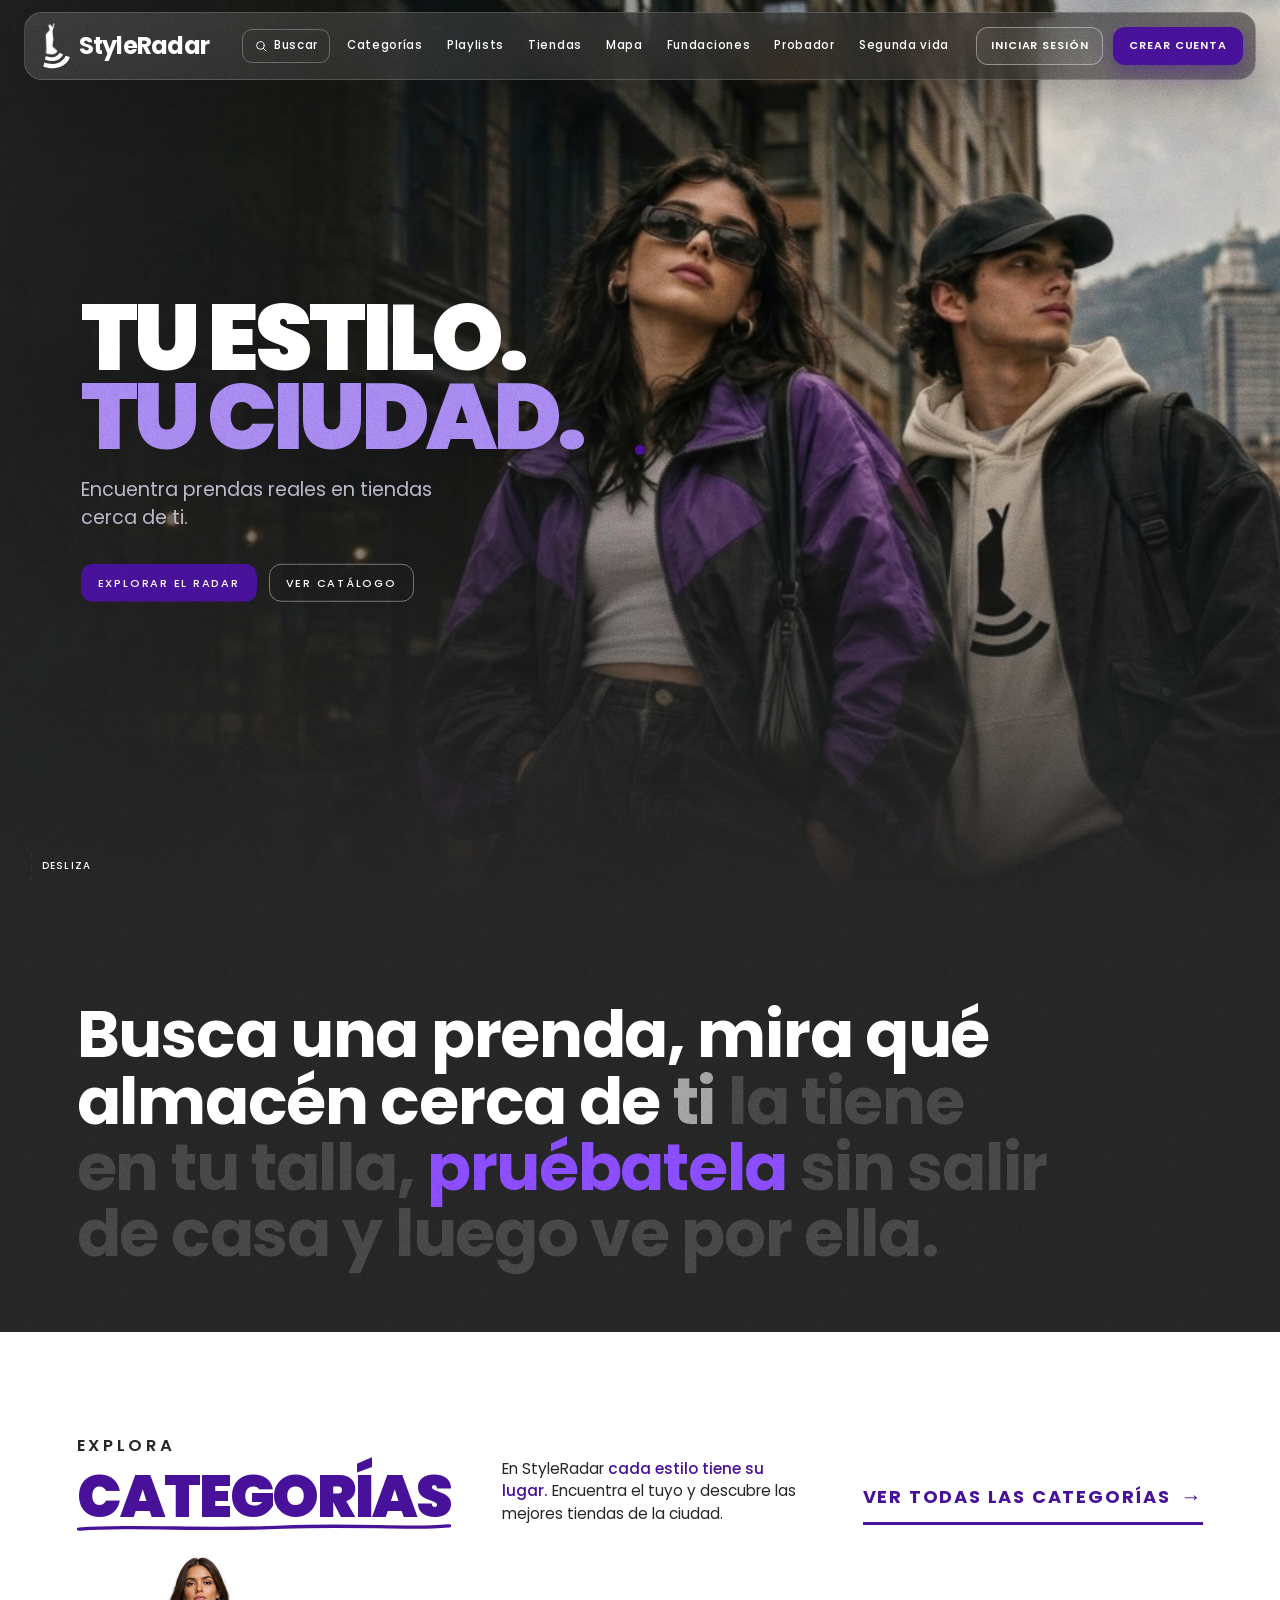
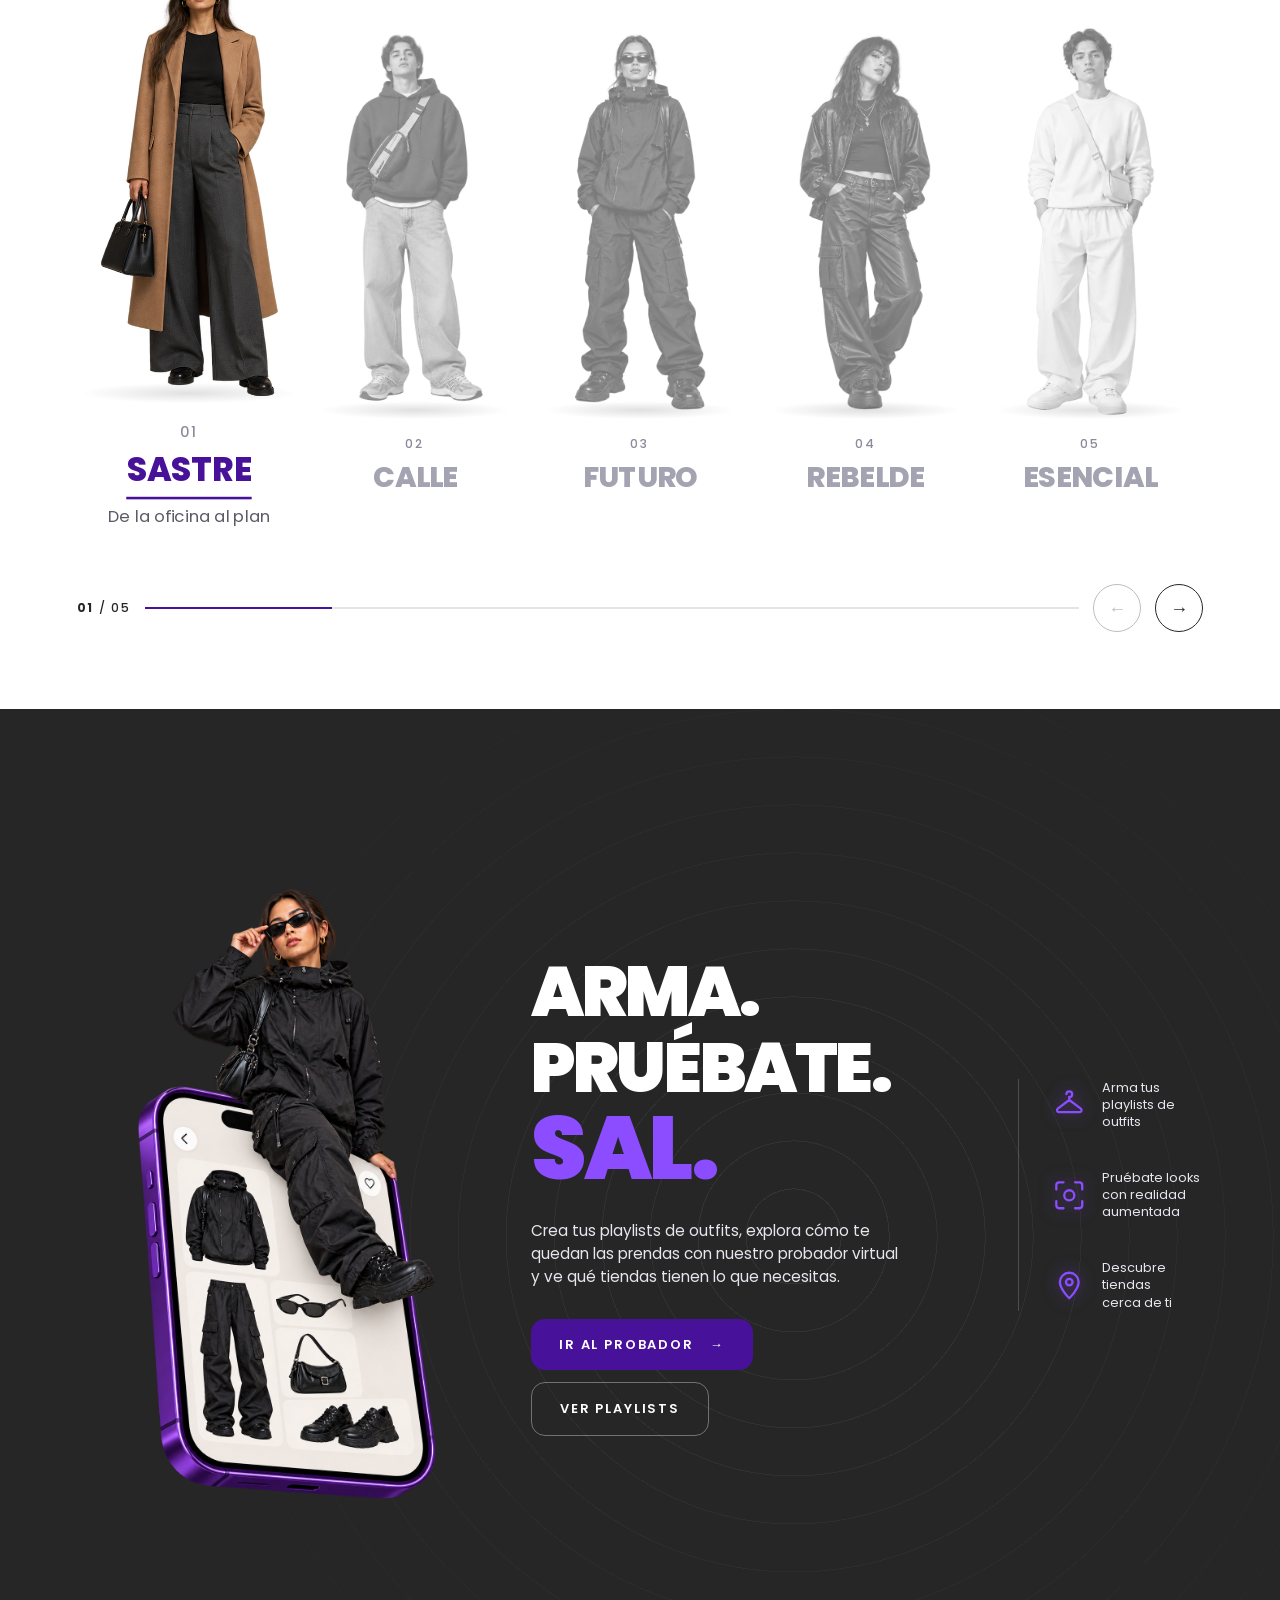
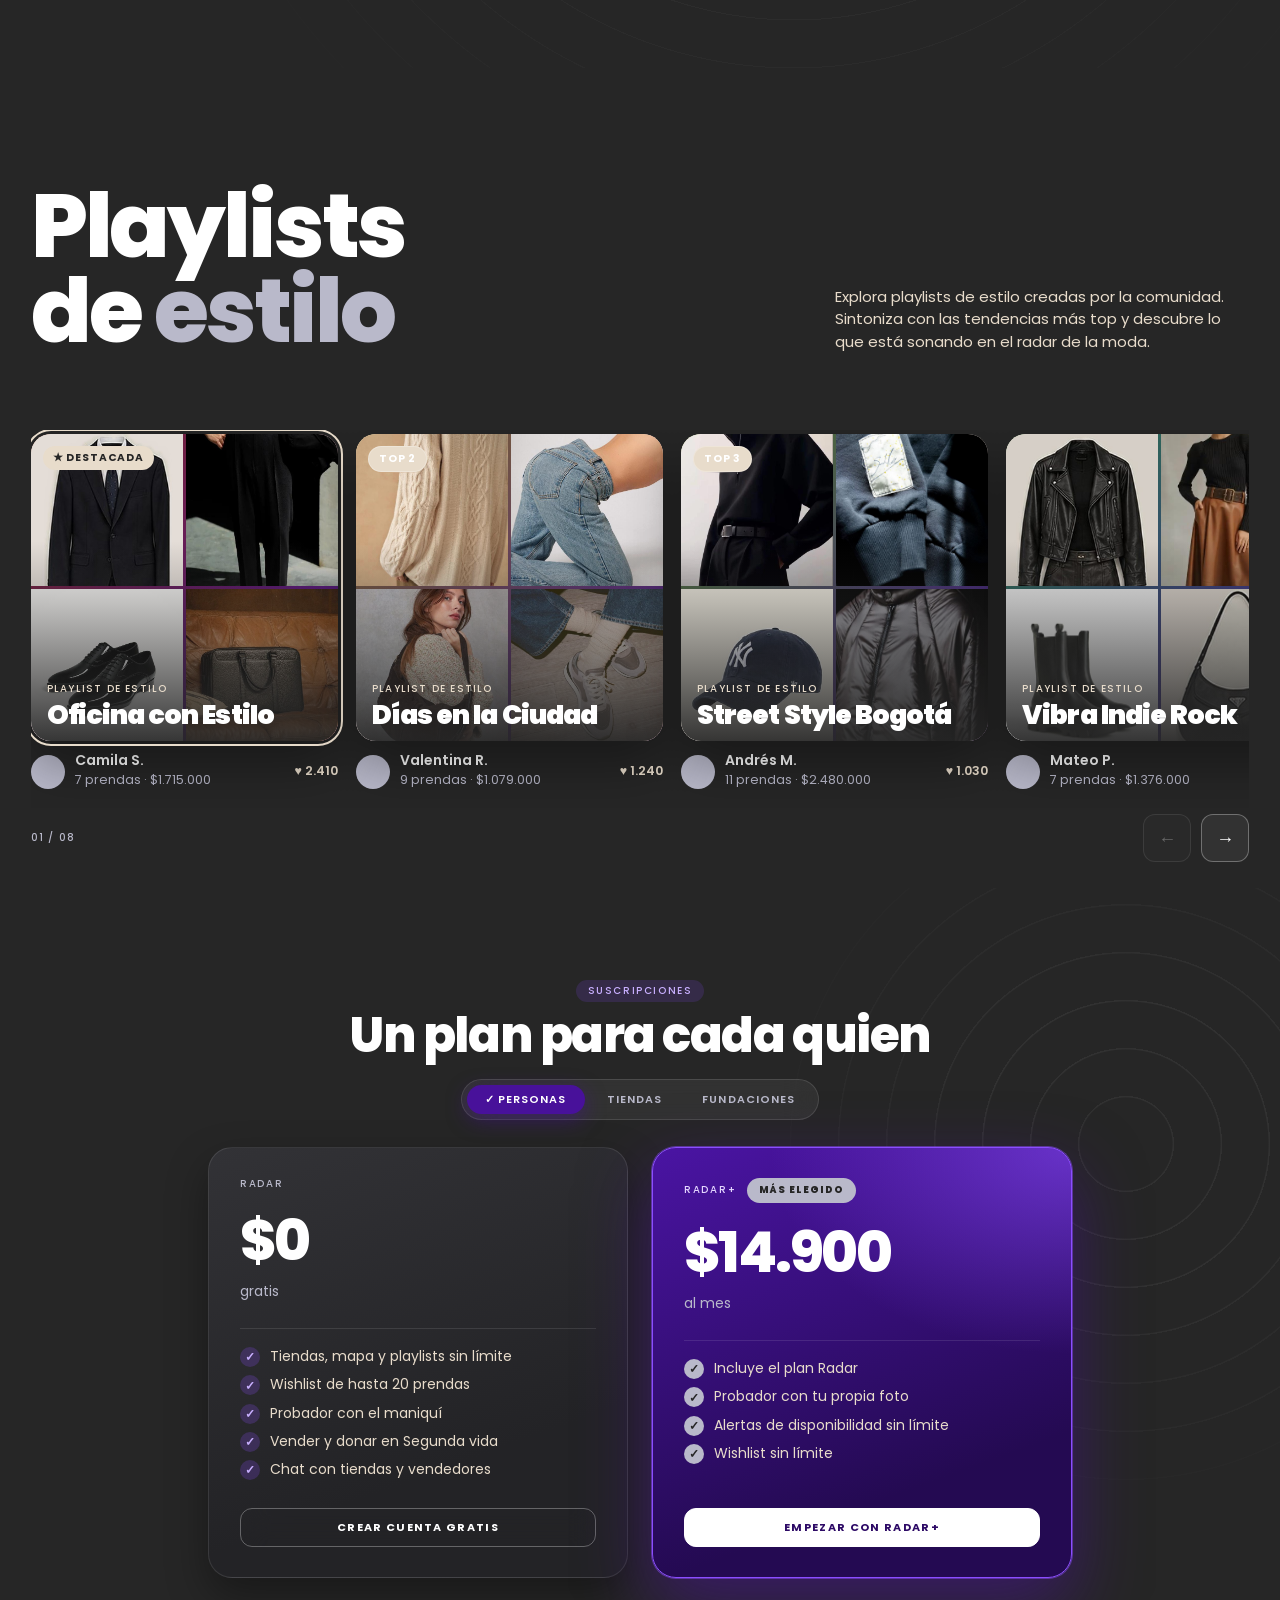
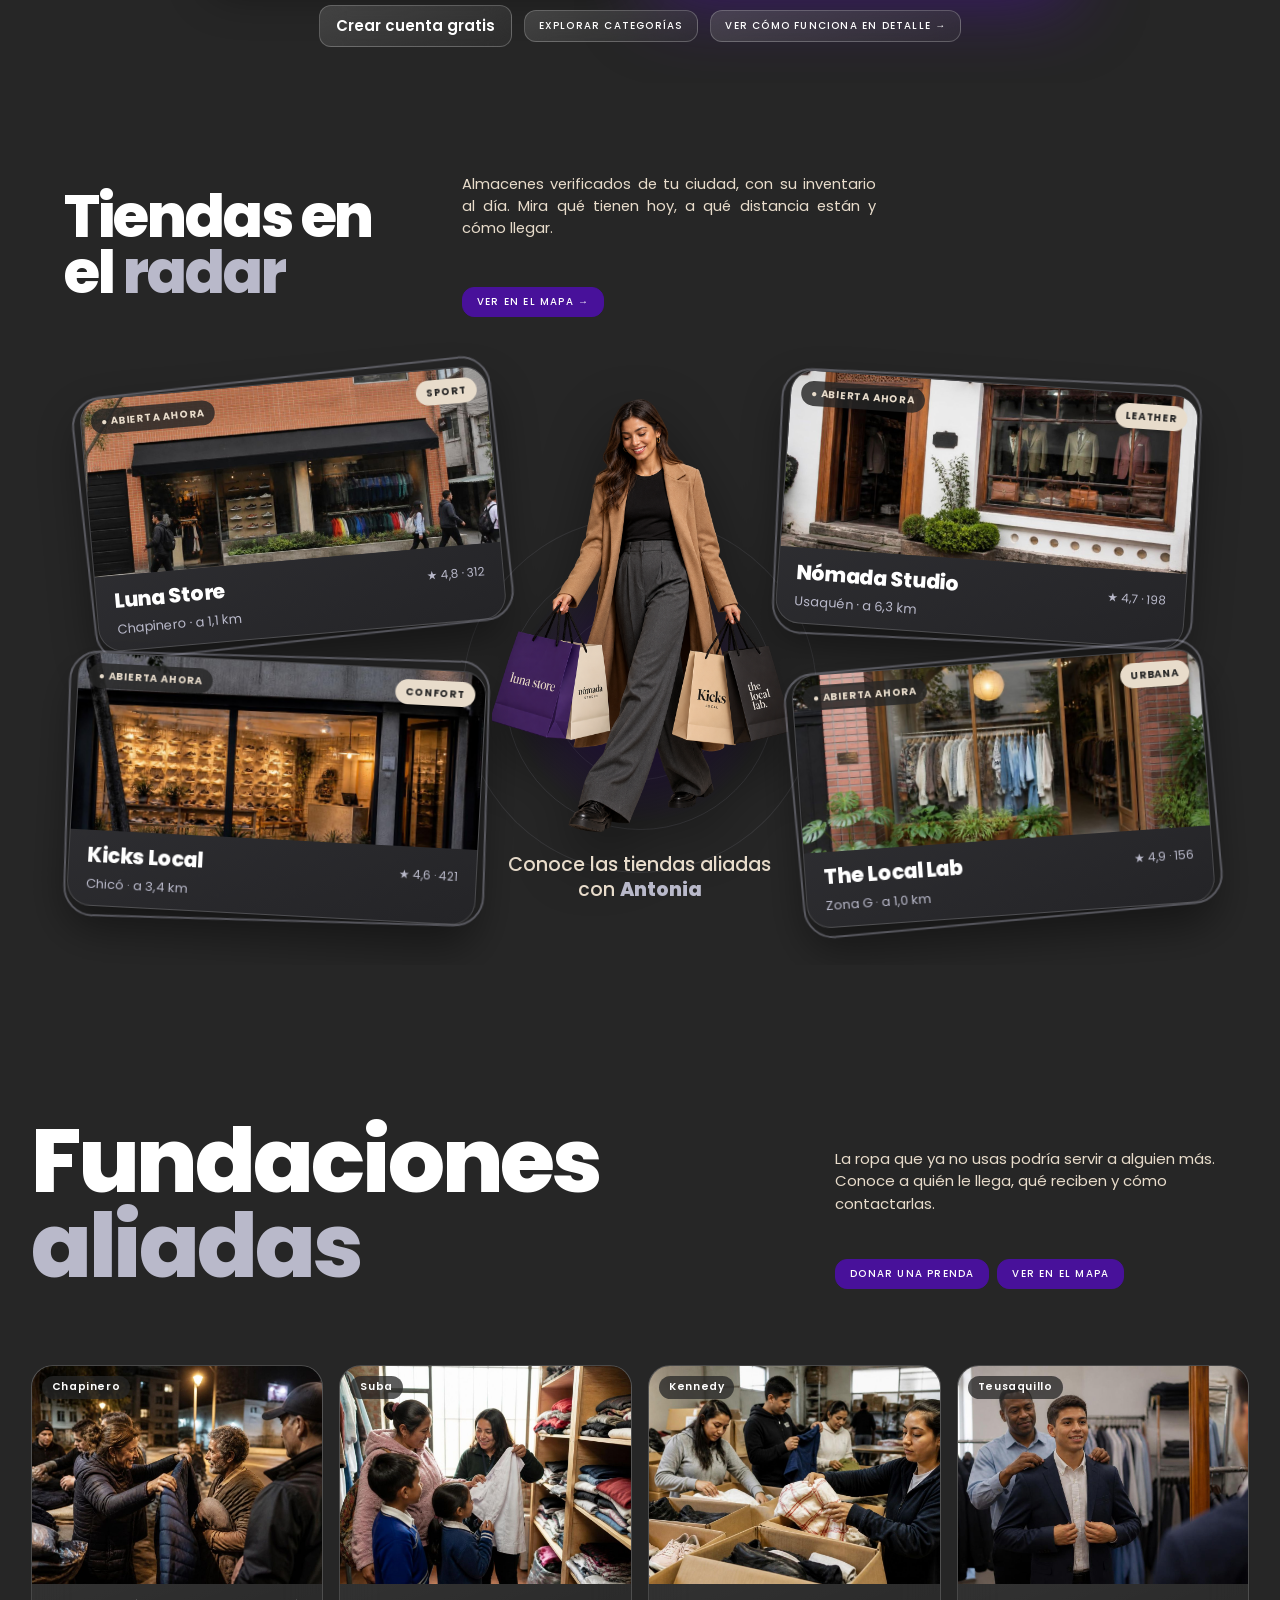
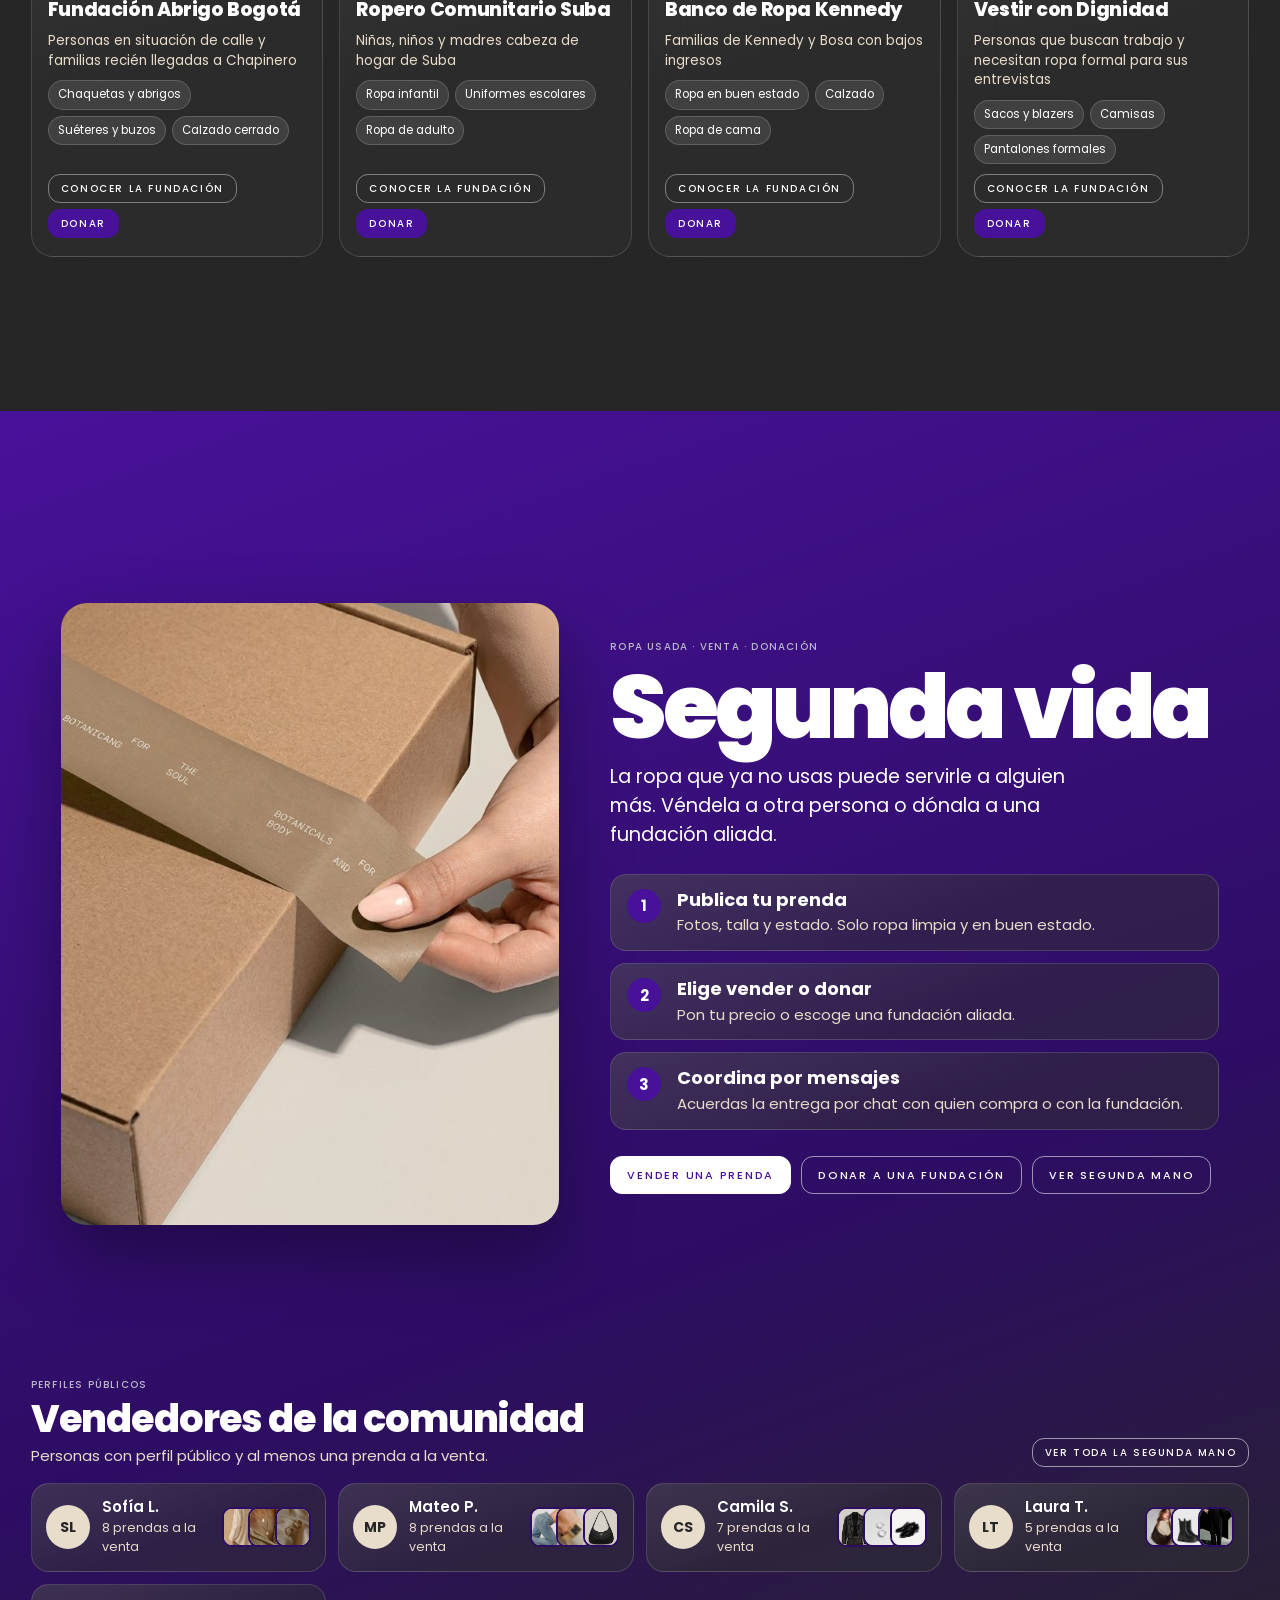
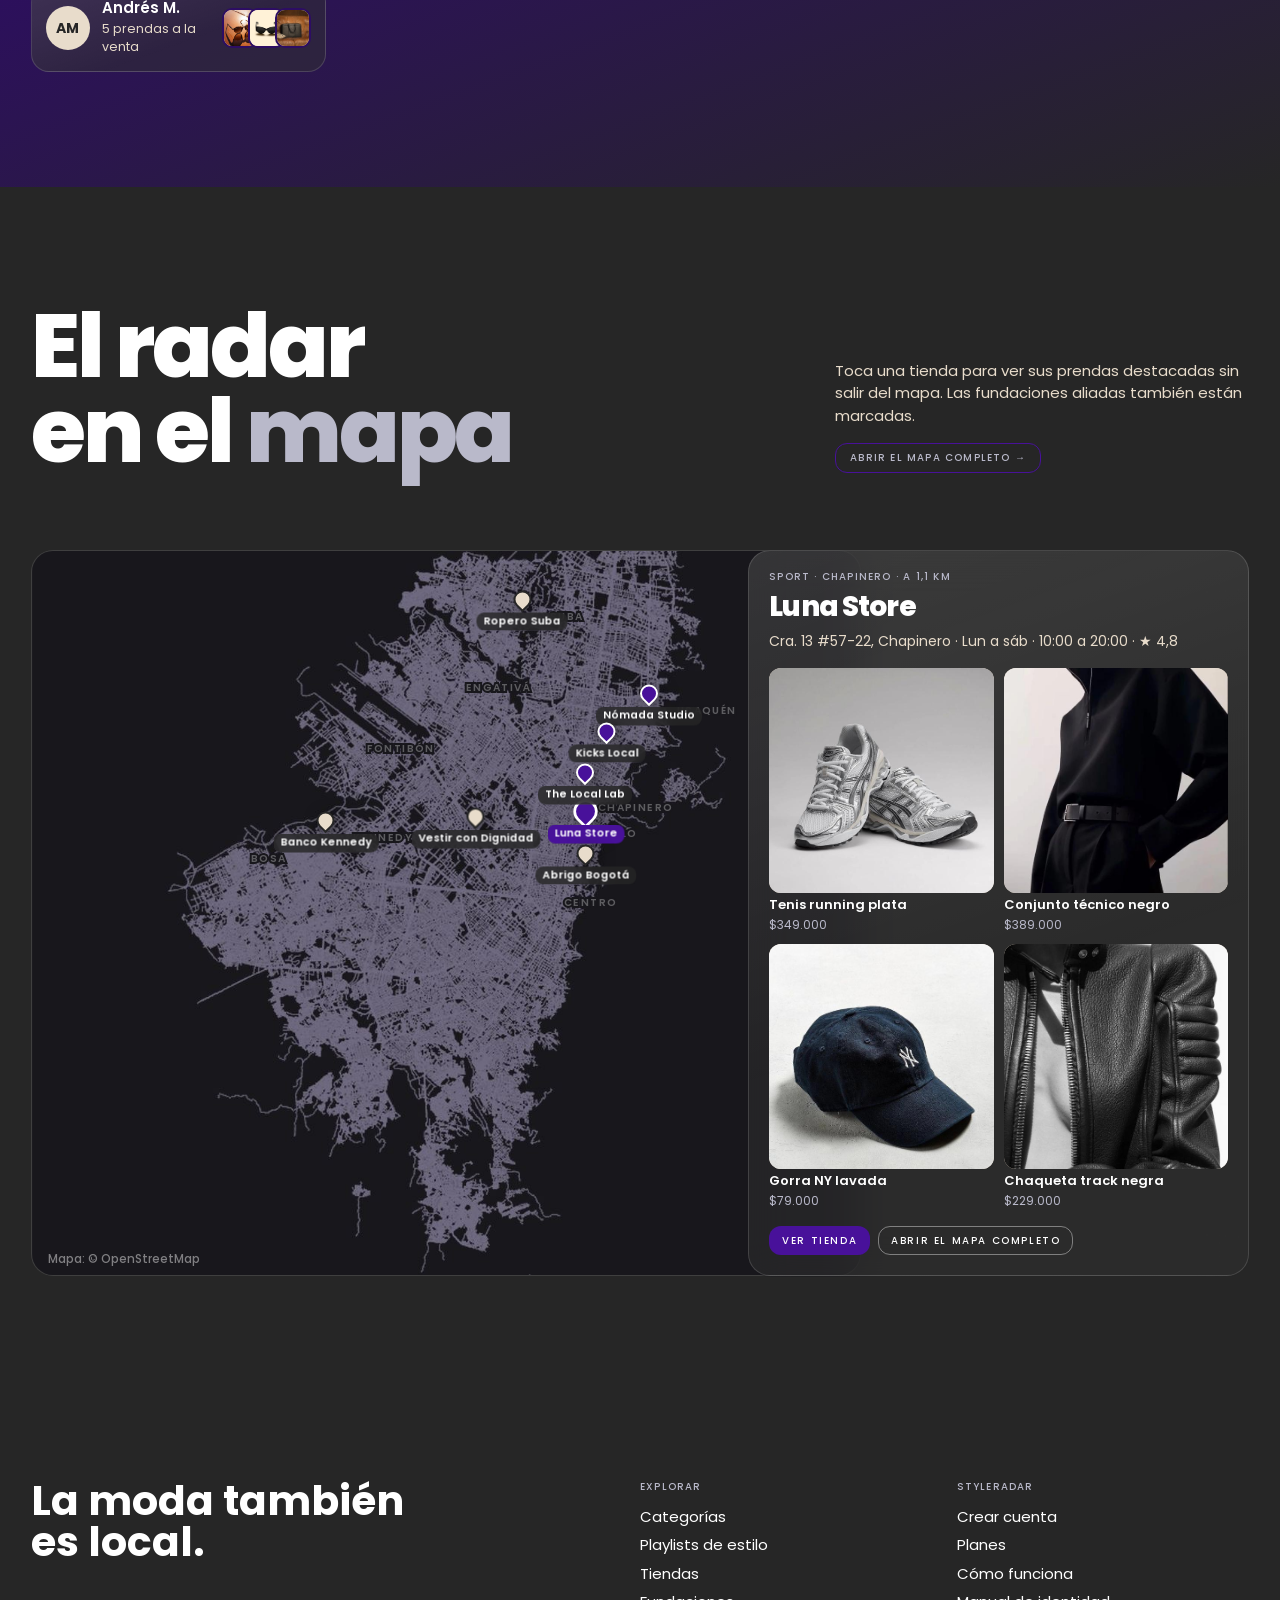
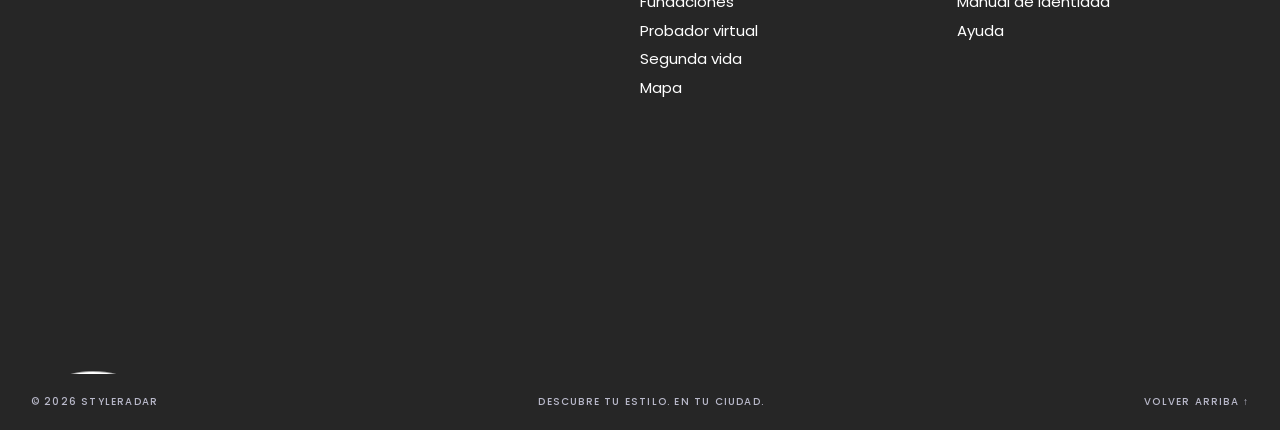
<file: styleradar-frontend-v3/prototipo/StyleRadar_prototipo/index.html>
<!DOCTYPE html>
<meta charset="UTF-8">
<meta name="viewport" content="width=device-width, initial-scale=1">
<title>StyleRadar v3</title>
<meta name="description" content="StyleRadar — descubre tu estilo en tu ciudad.">
<link rel="preconnect" href="https://fonts.googleapis.com">
<link rel="preconnect" href="https://fonts.gstatic.com" crossorigin>
<link rel="stylesheet"
  href="https://fonts.googleapis.com/css2?family=Poppins:wght@300;400;500;600;700;800;900&display=swap">
<link rel="stylesheet" href="css/base.css">
<link rel="stylesheet" href="css/version-2.css">
<link rel="stylesheet" href="css/version-3.css">
<link rel="stylesheet" href="css/version-4.css">

<div class="grain" id="grain" aria-hidden="true"></div>
<div class="cursor" id="cursor" aria-hidden="true"><b id="cursorLabel">Ver</b></div>

<header class="nav">
  <a class="brand" href="#inicio" aria-label="StyleRadar, inicio"><svg class="srlogo sm" viewBox="0 0 556 935"
      aria-hidden="true">
      <path class="srl-d"
        d="M237 6 L234 6 L209 23 L195 83 L193 85 L147 30 L108 40 L138 147 L58 233 L68 496 L68 544 L62 621 L86 629 L128 639 L160 643 L190 643 L225 636 L245 627 L264 614 L284 594 L298 576 L292 568 L192 477 L210 347 L210 329 L194 169Z" />
      <path class="srl-w srl-w1"
        d="M410 646 L380 631 L347 610 L344 610 L321 639 L295 663 L274 677 L258 685 L225 696 L189 701 L147 700 L108 694 L54 680 L43 749 L97 767 L128 774 L163 779 L221 779 L264 771 L283 765 L310 753 L330 741 L351 725 L369 708 L389 684 L407 656Z" />
      <path class="srl-w srl-w2"
        d="M549 696 L467 671 L452 699 L425 736 L396 766 L378 781 L345 803 L321 815 L286 828 L258 835 L202 841 L144 838 L75 824 L29 809 L20 845 L6 888 L43 905 L74 915 L117 924 L154 928 L214 928 L259 923 L303 914 L348 900 L403 875 L431 858 L467 830 L490 807 L507 786 L525 758 L541 724Z" />
    </svg><span>StyleRadar</span></a>
  <div class="nav-right">
    <nav class="nav-links lbl" aria-label="Principal"></nav>
    <button class="nav-auth lbl is-user" id="navAuth" type="button" data-cursor="Mi cuenta"
      aria-haspopup="menu"><i></i><span>Usuario</span></button>
  </div>
  <button class="menu-btn lbl" id="menuBtn" aria-expanded="false" aria-controls="sheet" aria-label="Abrir menú">☰
    Menú</button>
</header>

<div class="sheet" id="sheet" hidden>
  <button class="close lbl" id="menuClose">Cerrar</button>
</div>

<main>
  <!-- HERO -->
  <section class="hero hero-v4" id="inicio" data-acc="#48119A">
    <div class="hero-sticky">
      <div class="hero-media" id="heroMedia">
        <div class="slides" id="slides">
          <img src="assets/img/hero/StyleRadar-landing-1.jpg" fetchpriority="high"
            alt="Dos personas con abrigos y ropa urbana caminando por una calle de Bogotá">
        </div>
      </div>
      <div class="hero-shade" aria-hidden="true"></div>
      <div class="hero-words" id="heroWords" aria-hidden="true"></div>
      <div class="hero-copy">
        <h1 class="hero-v4-t" id="heroTitle"><span class="l1">Tu estilo.</span><span class="l2">Tu ciudad.</span></h1>
        <p class="hero-v4-s">Encuentra prendas reales en tiendas cerca de ti.</p>
        <div class="hero-v4-a">
          <a class="btn btn-acc" href="#categorias" data-cursor="Explorar">Explorar el radar</a>
          <a class="btn btn-line" href="#/catalogo" data-cursor="Ver">Ver catálogo</a>
        </div>
      </div>
      <i id="radar" hidden></i>
      <div class="hero-foot">
        <div class="scroll-hint lbl"><i></i>Desliza</div>
        <div class="lbl" style="text-align:right">4.7110° N<br>74.0721° W</div>
      </div>
    </div>
  </section>

  <!-- INTRO -->
  <section class="intro" aria-labelledby="introTitle" data-acc="#48119A">
    <h2 id="introTitle" class="manifesto" data-reveal>Busca una prenda, mira qué almacén cerca de ti la tiene en tu
      talla, <em>pruébatela</em> sin salir de casa y luego ve por ella.</h2>
  </section>
  <!-- CATEGORIES -->
  <section class="cx" id="categorias" aria-labelledby="cxTitle" data-acc="#48119A">
    <div class="cx-head">
      <div class="cx-title">
        <span class="cx-k">Explora</span>
        <h2 id="cxTitle">Categorías
          <svg class="cx-brush" viewBox="0 0 400 20" preserveAspectRatio="none" aria-hidden="true">
            <path d="M3 13 C60 5, 140 16, 220 9 S350 14, 397 6" />
          </svg>
        </h2>
      </div>
      <p class="cx-lead">En StyleRadar <b>cada estilo tiene su lugar.</b> Encuentra el tuyo y descubre las mejores
        tiendas de la ciudad.</p>
      <a class="cx-all" href="#/catalogo" data-cursor="Ver">Ver todas las categorías <span class="cx-arr"
          aria-hidden="true">→</span></a>
    </div>

    <div class="cx-wrap">
      <div class="cx-track" id="cxTrack" tabindex="0" role="region" aria-roledescription="carrusel"
        aria-label="Categorías de estilo">

        <div class="cx-item" tabindex="0">
          <figure class="cx-fig">
            <img src="assets/img/carrusel-categorias/Antonia.png" alt="Persona con look sastre" loading="lazy" draggable="false">
          </figure>
          <span class="cx-n">01</span>
          <b class="cx-name">Sastre</b>
          <span class="cx-sub">De la oficina al plan</span>
        </div>

        <div class="cx-item" tabindex="0">
          <figure class="cx-fig">
            <img src="assets/img/carrusel-categorias/Mateo.png" alt="Persona con look calle" loading="lazy" draggable="false">
          </figure>
          <span class="cx-n">02</span>
          <b class="cx-name">Calle</b>
          <span class="cx-sub">Autenticidad de barrio</span>
        </div>

        <div class="cx-item" tabindex="0">
          <figure class="cx-fig">
            <img src="assets/img/carrusel-categorias/Aura.png" alt="Persona con look futuro" loading="lazy" draggable="false">
          </figure>
          <span class="cx-n">03</span>
          <b class="cx-name">Futuro</b>
          <span class="cx-sub">Tecnología que se viste</span>
        </div>

        <div class="cx-item" tabindex="0">
          <figure class="cx-fig">
            <img src="assets/img/carrusel-categorias/Nora.png" alt="Persona con look rebelde" loading="lazy" draggable="false">
          </figure>
          <span class="cx-n">04</span>
          <b class="cx-name">Rebelde</b>
          <span class="cx-sub">Cuero, carácter y capas</span>
        </div>

        <div class="cx-item" tabindex="0">
          <figure class="cx-fig">
            <img src="assets/img/carrusel-categorias/Tomas.png" alt="Persona con look esencial" loading="lazy" draggable="false">
          </figure>
          <span class="cx-n">05</span>
          <b class="cx-name">Esencial</b>
          <span class="cx-sub">Estilo con propósito</span>
        </div>

      </div>

      <div class="cx-nav">
        <span class="cx-count"><b id="cxNow">01</b> / <span id="cxTot">05</span></span>
        <div class="cx-bar" aria-hidden="true"><i id="cxBar"></i></div>
        <button class="cx-btn" id="cxPrev" type="button" aria-label="Categoría anterior">←</button>
        <button class="cx-btn" id="cxNext" type="button" aria-label="Categoría siguiente">→</button>
      </div>
    </div>
  </section>
  <!-- Arma pruebate y sal-->
  <section class="as" id="arma-pruebate-sal" aria-labelledby="asTitle">
    <div class="as-in">
   
      <!-- 1. collage -->
      <div class="as-collage">
        <img class="as-img" src="assets/img/mascotas/Aura_probador.png" alt="Look armado en StyleRadar: prendas, probador virtual y persona" loading="lazy">
      </div>
   
      <!-- 2. texto -->
      <div class="as-copy">
        <h2 id="asTitle" class="as-title">
          <span class="as-l1">Arma.</span>
          <span class="as-l1">Pruébate.</span>
          <span class="as-sal">Sal.</span>
        </h2>
        <p class="as-lead">Crea tus playlists de outfits, explora cómo te quedan las prendas con nuestro probador virtual y ve qué tiendas tienen lo que necesitas.</p>
        <div class="as-cta">
          <a class="as-btn" href="#/probador" data-cursor="Probar">Ir al probador <span aria-hidden="true">→</span></a>
          <a class="as-btn as-btn-ghost" href="#colecciones" data-cursor="Ver">Ver playlists</a>
        </div>
      </div>
   
      <!-- 3. pasos -->
      <ul class="as-steps">
        <li>
          <span class="as-ic"><svg viewBox="0 0 24 24" aria-hidden="true"><path d="M12 7a2 2 0 1 0-2-2"/><path d="M12 7v2l8 6a1.4 1.4 0 0 1-.8 2.5H4.8A1.4 1.4 0 0 1 4 15l8-6"/></svg></span>
          <span>Arma tus<br>playlists de outfits</span>
        </li>
        <li>
          <span class="as-ic"><svg viewBox="0 0 24 24" aria-hidden="true"><path d="M3 8V5a2 2 0 0 1 2-2h3M16 3h3a2 2 0 0 1 2 2v3M21 16v3a2 2 0 0 1-2 2h-3M8 21H5a2 2 0 0 1-2-2v-3"/><circle cx="12" cy="12" r="3.5"/></svg></span>
          <span>Pruébate looks<br>con realidad aumentada</span>
        </li>
        <li>
          <span class="as-ic"><svg viewBox="0 0 24 24" aria-hidden="true"><path d="M12 21s-6.5-6.2-6.5-11.2a6.5 6.5 0 1 1 13 0C18.5 14.8 12 21 12 21z"/><circle cx="12" cy="9.8" r="2.3"/></svg></span>
          <span>Descubre tiendas<br>cerca de ti</span>
        </li>
      </ul>
    </div>
  </section>

  <!-- PLAYLISTS v2 -->
  <section class="plx-sec" id="colecciones" aria-labelledby="plxTitle" data-acc="#48119A">
    <div class="sec-head">
      <h2 id="plxTitle">Playlists<br>de <span>estilo</span></h2>
      <div>
        <p>Explora playlists de estilo creadas por la comunidad. Sintoniza con las tendencias más top y descubre lo que está sonando en el radar de la moda.</p>
      </div>
    </div>
    <div class="plx-wrap">
      <div class="plx-track" id="plTrack" tabindex="0" aria-label="Carrusel de playlists"></div>
      <div class="plx-nav"><span class="lbl"><span id="plNow">01</span> / <span id="plTot">08</span></span><button
          class="plx-btn" id="plPrev" type="button" aria-label="Playlist anterior">←</button><button class="plx-btn"
          id="plNext" type="button" aria-label="Siguiente playlist">→</button></div>
    </div>
  </section>

  <!-- PROBADOR v2 -->
  <section class="pv-sec" id="probador" aria-labelledby="pvTitle" data-acc="#48119A">
    <div class="sec-head">
      <h2 id="pvTitle">Probador<br><span>virtual</span></h2>
      <div>
        <p>Combina prendas reales de las tiendas de tu ciudad y descubre cómo se ve tu look antes de comprarlo.
          Encuentra la tienda, talla y precio de cada prenda.</p>
      </div>
    </div>
    <div class="pv-show" id="pvShow"></div>
  </section>

  <!-- LA MARCA: qué es y cómo funciona (para personas usuarias) -->
  <section class="pillars pillars-v4" id="como-funciona" aria-labelledby="piTitle" data-acc="#48119A">
    <div class="plans2" id="planes" aria-labelledby="plTitle">
      <div class="pl2-head">
        <div><span class="lbl pi-k">Suscripciones</span>
          <h3 id="plTitle">Un plan para cada quien</h3>
        </div>
        <div class="pl2-seg" role="tablist" aria-label="Tipo de plan"><button role="tab" aria-selected="true"
            data-pl="u">Personas</button><button role="tab" aria-selected="false" data-pl="t">Tiendas</button><button
            role="tab" aria-selected="false" data-pl="f">Fundaciones</button></div>
      </div>
      <div class="pl2-grid" data-pl="u">
        <article class="pl2"><span class="lbl">Radar</span><b>$0</b><em>gratis</em>
          <ul>
            <li>Tiendas, mapa y playlists sin límite</li>
            <li>Wishlist de hasta 20 prendas</li>
            <li>Probador con el maniquí</li>
            <li>Vender y donar en Segunda vida</li>
            <li>Chat con tiendas y vendedores</li>
          </ul><button type="button" class="pl2-b" data-join>Crear cuenta gratis</button>
        </article>
        <article class="pl2 hot"><span class="lbl">Radar+ <i>Más elegido</i></span><b>$14.900</b><em>al mes</em>
          <ul>
            <li>Incluye el plan Radar</li>
            <li>Probador con tu propia foto</li>
            <li>Alertas de disponibilidad sin límite</li>
            <li>Wishlist sin límite</li>
          </ul><button type="button" class="pl2-b" data-join>Empezar con Radar+</button>
        </article>
      </div>
      <div class="pl2-grid" data-pl="t" hidden>
        <article class="pl2 hot wide"><span class="lbl">Tienda aliada</span><b>$89.000</b><em>al mes · primeros 30 días
            gratis</em>
          <ul>
            <li>Tu catálogo visible en el radar y en el mapa</li>
            <li>Publica en 3 pasos, con inventario por talla</li>
            <li>Distintivos automáticos: Nueva llegada y Últimas unidades</li>
            <li>Estadísticas de visitas y guardados</li>
            <li>Colecciones propias en tu página</li>
            <li>Cancela la renovación cuando quieras</li>
          </ul><button type="button" class="pl2-b" data-join="store">Registrar mi tienda</button>
        </article>
        <article class="pl2"><span class="lbl">Cómo funciona</span>
          <ol class="pl2-steps">
            <li>Crea tu cuenta como tienda</li>
            <li>StyleRadar verifica tus datos</li>
            <li>Sube tu catálogo en el periodo gratis</li>
            <li>Activa la suscripción para seguir visible</li>
          </ol>
        </article>
      </div>
      <div class="pl2-grid" data-pl="f" hidden>
        <article class="pl2 hot wide"><span class="lbl">Fundación aliada</span><b>$0</b><em>sin costo, siempre</em>
          <ul>
            <li>Recibe solicitudes de donación de personas y tiendas</li>
            <li>Acepta, rechaza y coordina la entrega por mensajes</li>
            <li>Tu página con misión, horario y lo que más necesitas</li>
            <li>Estadísticas de lo que llega cada mes</li>
          </ul><button type="button" class="pl2-b" data-join="found">Registrar mi fundación</button>
        </article>
      </div>
    </div>
    <div class="pi-cta"><button class="btn-light pi-join" id="piJoin" type="button" data-cursor="Crear">Crear cuenta
        gratis</button><a class="lbl pill" href="#categorias" data-cursor="Ver">Explorar categorías</a><a
        class="lbl pill" href="#/funciones" data-cursor="Ver">Ver cómo funciona en detalle →</a></div>
  </section>
  <section class="stores para-ti" id="paraTi" hidden aria-label="Para ti"></section>
  <!-- COLLECTIONS -->
  <section class="coll" id="colecciones-anim" hidden aria-hidden="true" aria-label="Playlists (animación anterior)"
    data-acc="#48119A">
    <div class="coll-sticky">
      <div class="coll-head">
        <div>
          <h2 id="collTitle">Playlists de estilo</h2>
          <p>Las más guardadas de la semana van primero. Colecciones armadas por la comunidad, mezclando prendas de
            almacenes locales con piezas de segunda mano.</p>
        </div>
        <div class="coll-count" aria-live="polite"><span id="collNow">01</span><small>/ <span
              id="collTotal">08</span></small></div>
      </div>
      <div class="stage" id="stage"></div>
      <div class="coll-foot">
        <div class="coll-detail lbl" id="collDetail">
          <div><span class="k">Curada por</span><span class="v" id="dCur">Valentina R.</span></div>
          <div><span class="k">Prendas</span><span class="v" id="dItems">6</span></div>
          <div><span class="k">Precio estimado</span><span class="v" id="dPrice">$650.000</span></div>
        </div>
        <div class="bar" aria-hidden="true"><i id="collBar"></i></div>
        <div class="coll-hint lbl">Desplázate para recorrer</div>
      </div>
    </div>
  </section>

  <!-- TIENDAS · versión landing (solo visitantes) -->
  <section class="stores tr-sec" id="tiendas-landing" aria-labelledby="storesTitleL" data-acc="#48119A">
    <div class="sec-head">
      <h2 id="storesTitleL">Tiendas en<br>el <span>radar</span></h2>
      <div>
        <p>Almacenes verificados de tu ciudad, con su inventario al día. Mira qué tienen hoy, a qué distancia están y
          cómo llegar.</p><a class="lbl pill stores-map" href="#/mapa" data-cursor="Mapa"
          style="padding:8px 14px 7px">Ver en el mapa →</a>
      </div>
    </div>

    <div class="tr-stage">
      <div class="tr-col tr-left">
        <article class="tr-card t1" aria-hidden="true">
          <figure class="tr-img"><img alt="" data-store="Luna Store" loading="lazy"><span class="tr-open">● Abierta ahora</span><span class="tr-cat">SPORT</span></figure>
          <div class="tr-body">
            <div class="tr-top"><b>Luna Store</b><span>★ 4,8 · 312</span></div>
            <p>Chapinero · a 1,1 km</p>
          </div>
        </article>
        <article class="tr-card t2" aria-hidden="true">
          <figure class="tr-img"><img alt="" data-store="Kicks Local" loading="lazy"><span class="tr-open">● Abierta ahora</span><span class="tr-cat">CONFORT</span></figure>
          <div class="tr-body">
            <div class="tr-top"><b>Kicks Local</b><span>★ 4,6 · 421</span></div>
            <p>Chicó · a 3,4 km</p>
          </div>
        </article>
      </div>

      <figure class="tr-hero">
        <i class="tr-glow" aria-hidden="true"></i>
        <img src="assets/img/mascotas/Antonia_tiendas.png" alt="Antonia saliendo de compras con bolsas de tiendas locales">
        <figcaption class="tr-cap">Conoce las tiendas aliadas con <b>Antonia</b></figcaption>
      </figure>

      <div class="tr-col tr-right">
        <article class="tr-card t3" aria-hidden="true">
          <figure class="tr-img"><img alt="" data-store="Nómada Studio" loading="lazy"><span class="tr-open">● Abierta ahora</span><span class="tr-cat">LEATHER</span></figure>
          <div class="tr-body">
            <div class="tr-top"><b>Nómada Studio</b><span>★ 4,7 · 198</span></div>
            <p>Usaquén · a 6,3 km</p>
          </div>
        </article>
        <article class="tr-card t4" aria-hidden="true">
          <figure class="tr-img"><img alt="" data-store="The Local Lab" loading="lazy"><span class="tr-open">● Abierta ahora</span><span class="tr-cat">URBANA</span></figure>
          <div class="tr-body">
            <div class="tr-top"><b>The Local Lab</b><span>★ 4,9 · 156</span></div>
            <p>Zona G · a 1,0 km</p>
          </div>
        </article>
      </div>
    </div>

  </section>

  <!-- STORES · versión original (usuarios con sesión) -->
  <section class="stores" id="tiendas" aria-labelledby="storesTitle" data-acc="#48119A">
    <div class="sec-head">
      <h2 id="storesTitle">Tiendas en<br>el <span>radar</span></h2>
      <div>
        <p>Almacenes verificados de tu ciudad, con su inventario al día. Mira qué tienen hoy, a qué distancia están y
          cómo llegar.</p><a class="lbl pill stores-map" href="#/mapa" data-cursor="Mapa"
          style="padding:8px 14px 7px">Ver en el mapa →</a>
      </div>
    </div>
    <div class="store-grid" id="storeGrid" hidden></div>
    <div class="chips st-filter" id="stFilter" role="group" aria-label="Filtrar tiendas por categoría"></div>
    <div class="store-grid2" id="storeGrid2"></div>
  </section>

  <!-- PROBADOR: EL LOOK SE DESARMA -->
  <section class="founds" id="fundaciones" aria-labelledby="foundTitle" data-acc="#48119A">
    <div class="sec-head">
      <h2 id="foundTitle">Fundaciones<br><span style="color:var(--acc-tx)">aliadas</span></h2>
      <div>
        <p>La ropa que ya no usas podría servir a alguien más. Conoce a quién le llega, qué reciben y cómo contactarlas.
        </p>
        <div class="found-cta"><a class="lbl pill" href="#/vender?f=abrigo" style="padding:8px 14px 7px"
            data-cursor="Donar">Donar una prenda</a><a class="lbl pill" href="#/mapa" style="padding:8px 14px 7px"
            data-cursor="Mapa">Ver en el mapa</a></div>
      </div>
    </div>
    <div class="found-grid" id="foundGrid"></div>
  </section>

  <section class="fitting" id="probador-anim" hidden aria-hidden="true" aria-label="Probador (animación anterior)"
    data-acc="#48119A">
    <div class="fit-sticky">
      <div class="fit-head">
        <div>
          <h2 id="fitTitle">El look,<br><span>pieza por pieza</span></h2>
          <p>Baja y el conjunto se desarma solo: cada prenda se suelta del maniquí y te dice de qué tienda viene, en qué
            talla y cuánto cuesta.</p>
        </div>
        <div class="fit-count"><span id="fitNow">00</span><small>/ 08</small></div>
      </div>
      <div class="fit-grid">
        <div class="fit-col" id="fitColL"></div>
        <div class="fit-stage" id="fitStage">
          <img class="dressed" id="fitDressed" src="assets/img/paginas/imagen.webp"
            alt="Maniquí vestido con abrigo de lana, traje, bufanda, guantes y maletín">
          <img class="mannequin" id="fitMann" src="assets/img/general/maniqui.png" alt="" aria-hidden="true">
        </div>
        <div class="fit-col" id="fitColR"></div>
      </div>
      <div class="fit-active" id="fitActive" aria-hidden="true"></div>
      <div class="fit-lock" id="fitLock">
        <canvas id="flCanvas" aria-hidden="true"></canvas><span class="fl-scan" aria-hidden="true"></span>
        <div class="fl-center"><button class="fl-btn" id="fitGo" type="button" data-cursor="Entrar"><span>Iniciar
              sesión</span></button>
          <p class="lbl fl-note">Inicia sesión para probarte los looks</p>
        </div>
        <div class="fl-bot lbl"><span>Probador virtual</span><span id="flIdx">01 / 03</span><span>Solo con tu
            cuenta</span></div>
      </div>
      <div class="fit-foot">
        <div><span class="lbl k">Total en el radar</span><span class="fit-total" id="fitTotal">$0</span></div>
        <div class="fit-note"><span class="lbl" id="fitStores">0 tiendas · 0 de segunda mano</span><span
            class="lbl hint">Desplázate para desvestir</span><a class="lbl pill fit-go" href="#/probador"
            data-cursor="Vestir">Arma tu look →</a></div>
      </div>
    </div>
  </section>

  <!-- SECOND LIFE -->
  <section class="second" id="segunda-vida" aria-labelledby="secondTitle" data-acc="#48119A">
    <div class="marquee" id="mq1" aria-hidden="true"></div>
    <div class="second-core v2">
      <figure class="sv-img"><img id="svImg" alt="Perchero con ropa de segunda mano y una caja de donaciones"></figure>
      <div class="object" id="object" hidden aria-hidden="true"><img alt=""></div>
      <div class="sv-txt">
        <span class="lbl sv-k">Ropa usada · Venta · Donación</span>
        <h2 id="secondTitle">Segunda vida</h2>
        <p class="sv-lead">La ropa que ya no usas puede servirle a alguien más. Véndela a otra persona o dónala a una
          fundación aliada.</p>
        <ol class="sv-steps">
          <li><b>1</b>
            <div>
              <h3>Publica tu prenda</h3>
              <p>Fotos, talla y estado. Solo ropa limpia y en buen estado.</p>
            </div>
          </li>
          <li><b>2</b>
            <div>
              <h3>Elige vender o donar</h3>
              <p>Pon tu precio o escoge una fundación aliada.</p>
            </div>
          </li>
          <li><b>3</b>
            <div>
              <h3>Coordina por mensajes</h3>
              <p>Acuerdas la entrega por chat con quien compra o con la fundación.</p>
            </div>
          </li>
        </ol>
        <div class="sv-cta"><a class="btn btn-acc" href="#/vender" data-cursor="Publicar">Vender una prenda</a><a
            class="btn btn-line" href="#/vender?f=abrigo" data-cursor="Donar">Donar a una fundación</a><a
            class="btn btn-line" href="#/catalogo?origen=Segunda%20mano" data-cursor="Ver">Ver segunda mano</a></div>
      </div>
    </div>
    <div class="sv-sellers" id="svSellers"></div>
    <div class="marquee ghost" id="mq2" aria-hidden="true"></div>
  </section>
  <section class="lm-sec" id="mapa" aria-labelledby="lmTitle" data-acc="#48119A">
    <div class="sec-head">
      <h2 id="lmTitle">El radar<br>en el <span>mapa</span></h2>
      <div>
        <p>Toca una tienda para ver sus prendas destacadas sin salir del mapa. Las fundaciones aliadas también están
          marcadas.</p><a class="lbl pill" href="#/mapa" style="padding:8px 14px 7px">Abrir el mapa completo →</a>
      </div>
    </div>
    <div class="lm-wrap">
      <div class="map-box lm-box" id="lmBox"></div>
      <aside class="lm-pane" id="lmPane" aria-live="polite"></aside>
    </div>
  </section>
</main>

<footer class="foot" data-acc="#48119A">
  <div class="foot-cols v2">
    <div>
      <p class="foot-lead">La moda también es local.</p>
    </div>
    <div>
      <h4 class="lbl">Explorar</h4>
      <ul>
        <li><a href="#categorias">Categorías</a></li>
        <li><a href="#colecciones">Playlists de estilo</a></li>
        <li><a href="#tiendas">Tiendas</a></li>
        <li><a href="#fundaciones">Fundaciones</a></li>
        <li><a href="#probador">Probador virtual</a></li>
        <li><a href="#segunda-vida">Segunda vida</a></li>
        <li><a href="#mapa">Mapa</a></li>
      </ul>
    </div>
    <div>
      <h4 class="lbl">StyleRadar</h4>
      <ul>
        <li><a href="#" data-join-user>Crear cuenta</a></li>
        <li><a href="#planes">Planes</a></li>
        <li><a href="#/funciones">Cómo funciona</a></li>
        <li><a href="#/marca">Manual de identidad</a></li>
        <li><a href="#" data-help>Ayuda</a></li>
      </ul>
    </div>
  </div>
  <div class="wordmark" id="wordmark" aria-label="StyleRadar">StyleRadar</div>
  <div class="foot-base lbl">
    <span>© 2026 StyleRadar</span>
    <span>Descubre tu estilo. En tu ciudad.</span>
    <button class="lbl" id="toTop">Volver arriba ↑</button>
  </div>
</footer>

<script src="js/01-portada-categorias.js"></script>
<script src="js/02-portada.js"></script>

<div class="nav-veil" id="navVeil" aria-hidden="true"></div>

<!-- ================= SESIÓN: pila foto + vidrio ================= -->
<div class="auth" id="auth" hidden role="dialog" aria-modal="true" aria-labelledby="authTitle">
  <div class="auth-bg" id="authBg"></div>
  <div class="auth-stack">
    <div class="auth-photo" id="authPhoto"><img id="authImg" alt=""></div>
    <div class="auth-meta" id="authMeta">
      <span class="brand-s"><svg class="srlogo sm" viewBox="0 0 556 935" aria-hidden="true">
          <path class="srl-d"
            d="M237 6 L234 6 L209 23 L195 83 L193 85 L147 30 L108 40 L138 147 L58 233 L68 496 L68 544 L62 621 L86 629 L128 639 L160 643 L190 643 L225 636 L245 627 L264 614 L284 594 L298 576 L292 568 L192 477 L210 347 L210 329 L194 169Z" />
          <path class="srl-w srl-w1"
            d="M410 646 L380 631 L347 610 L344 610 L321 639 L295 663 L274 677 L258 685 L225 696 L189 701 L147 700 L108 694 L54 680 L43 749 L97 767 L128 774 L163 779 L221 779 L264 771 L283 765 L310 753 L330 741 L351 725 L369 708 L389 684 L407 656Z" />
          <path class="srl-w srl-w2"
            d="M549 696 L467 671 L452 699 L425 736 L396 766 L378 781 L345 803 L321 815 L286 828 L258 835 L202 841 L144 838 L75 824 L29 809 L20 845 L6 888 L43 905 L74 915 L117 924 L154 928 L214 928 L259 923 L303 914 L348 900 L403 875 L431 858 L467 830 L490 807 L507 786 L525 758 L541 724Z" />
        </svg><span>StyleRadar</span></span>
      <button class="auth-close" id="authClose" type="button">Cerrar</button>
    </div>

    <!-- iniciar sesión -->
    <form class="auth-card" id="authCard" novalidate>
      <div class="auth-tabs" role="tablist" aria-label="Cuenta"><button type="button" role="tab" aria-selected="true"
          data-atab="login">Iniciar sesión</button><button type="button" role="tab" aria-selected="false"
          data-atab="sign">Crear cuenta</button></div>
      <h2 id="authTitle">Inicia sesión</h2>
      <p class="sub">Entra con tu correo.</p>
      <div class="field" id="fEmail">
        <label for="authEmail">Correo</label>
        <input id="authEmail" type="email" autocomplete="email" placeholder="tucorreo@ejemplo.com"
          aria-describedby="authEmailErr">
        <span class="f-err" id="authEmailErr" role="alert"></span>
      </div>
      <div class="field" id="fPass">
        <label for="authPass">Contraseña</label>
        <div class="pw"><input id="authPass" type="password" autocomplete="current-password"
            placeholder="Mínimo 4 caracteres" aria-describedby="authPassErr"><button type="button"
            id="authShow">Mostrar</button></div>
        <span class="f-err" id="authPassErr" role="alert"></span>
      </div>
      <div class="auth-row">
        <label class="check"><input type="checkbox" id="authRemember" checked> Recordarme</label>
        <a href="#" id="authForgot">¿Olvidaste tu contraseña?</a>
      </div>
      <button class="btn btn-acc" type="submit" id="authSubmit">Entrar</button>
      <div class="auth-demo"><span class="lbl">Cuentas de prueba <span class="tip" tabindex="0"
            data-tip="Toca un rol para llenar el correo y la contraseña (1234) de una cuenta de prueba.">?</span></span>
        <div class="auth-demo-row">
          <button type="button" data-demo="usuario@styleradar.co">Usuario</button>
          <button type="button" data-demo="luna@styleradar.co">Tienda</button>
          <button type="button" data-demo="abrigo@styleradar.co">Fundación</button>
          <button type="button" data-demo="admin@styleradar.co">Admin</button>
        </div>
      </div>
      <p class="auth-foot">¿No tienes cuenta? <a href="#" id="authSignup" class="auth-cta">Crear cuenta gratis →</a></p>
    </form>

    <!-- crear cuenta -->
    <form class="auth-card" id="signCard" novalidate hidden>
      <div class="auth-tabs" role="tablist" aria-label="Cuenta"><button type="button" role="tab" aria-selected="false"
          data-atab="login">Iniciar sesión</button><button type="button" role="tab" aria-selected="true"
          data-atab="sign">Crear cuenta</button></div>
      <h2>Crea tu cuenta</h2>
      <div class="field" id="fsRole">
        <span class="lab" id="suRoleL">¿Cómo vas a usar StyleRadar? <span class="tip" tabindex="0"
            data-tip="Cada tipo de cuenta pide datos distintos. Puedes cambiar de opción antes de crearla.">?</span></span>
        <div class="role-pick four" role="radiogroup" aria-labelledby="suRoleL">
          <button type="button" role="radio" aria-checked="true" data-role="user"><b>Usuario</b><span>Descubro, me
              pruebo y dono</span></button>
          <button type="button" role="radio" aria-checked="false" data-role="store"><b>Tienda</b><span>Publico mi
              catálogo</span></button>
          <button type="button" role="radio" aria-checked="false" data-role="found"><b>Fundación</b><span>Recibo
              donaciones</span></button>
          <button type="button" role="radio" aria-checked="false" data-role="admin"><b>Administrador</b><span>Con código
              de invitación</span></button>
        </div>
      </div>
      <div class="su-grid">
        <div class="field full" data-for="user store found admin" id="fsName">
          <label for="suName"><span data-l="user">Nombre completo</span><span data-l="store">Nombre de la
              tienda</span><span data-l="found">Nombre de la fundación</span><span data-l="admin">Nombre
              completo</span></label>
          <input id="suName" autocomplete="name" maxlength="60" placeholder="Ej. Valentina Rojas">
          <span class="f-err" id="suNameErr" role="alert"></span>
        </div>
        <div class="field" data-for="user" id="fsUser">
          <label for="suUser">Nombre de usuario</label>
          <input id="suUser" autocomplete="username" placeholder="Ej. valentina.rojas" maxlength="30">
          <span class="f-err" id="suUserErr" role="alert"></span>
        </div>
        <div class="field" data-for="user store found" id="fsBarrio">
          <label for="suBarrio">Barrio</label>
          <select id="suBarrio">
            <option value="">Elige tu barrio</option>
            <option>Chapinero</option>
            <option>Usaquén</option>
            <option>Chicó</option>
            <option>Zona G</option>
            <option>Teusaquillo</option>
            <option>Cedritos</option>
            <option>Suba</option>
            <option>Kennedy</option>
            <option>Bosa</option>
            <option>Engativá</option>
            <option>Fontibón</option>
            <option>La Candelaria</option>
          </select>
          <span class="f-err" id="suBarrioErr" role="alert"></span>
        </div>
        <div class="field full" data-for="user" id="fsSex">
          <span class="lab" id="suSexL">Maniquí del probador <span class="tip" tabindex="0"
              data-tip="Elegimos el maniquí de mujer o de hombre para que el probador se parezca a ti. Puedes cambiarlo en tu perfil.">?</span></span>
          <div class="seg-toggle" id="suSex" role="radiogroup" aria-labelledby="suSexL"><button type="button"
              role="radio" aria-checked="false" aria-pressed="false" data-sx="mujer">Mujer</button><button type="button"
              role="radio" aria-checked="false" aria-pressed="false" data-sx="hombre">Hombre</button></div>
          <span class="f-err" id="suSexErr" role="alert"></span>
        </div>
        <div class="field" data-for="store found" id="fsNit">
          <label for="suNit">NIT</label>
          <input id="suNit" inputmode="numeric" placeholder="900.123.456-7" maxlength="16">
          <span class="f-err" id="suNitErr" role="alert"></span>
        </div>
        <div class="field" data-for="store" id="fsTel">
          <label for="suTel">Teléfono de la tienda</label>
          <input id="suTel" inputmode="tel" placeholder="+57 601 555 0000" maxlength="20">
          <span class="f-err" id="suTelErr" role="alert"></span>
        </div>
        <div class="field full" data-for="store found" id="fsDir">
          <label for="suDir">Dirección</label>
          <input id="suDir" autocomplete="street-address" placeholder="Cra. 13 #57-22" maxlength="80">
          <span class="f-err" id="suDirErr" role="alert"></span>
        </div>
        <div class="field" data-for="store" id="fsCat">
          <label for="suCat">Categoría principal</label>
          <select id="suCat">
            <option value="">Elige una categoría</option>
            <option>Casual</option>
            <option>Formal</option>
            <option>Urbana</option>
            <option>Sport</option>
            <option>Leather</option>
            <option>Calzado</option>
            <option>Vintage</option>
            <option>Accesorios</option>
          </select>
          <span class="f-err" id="suCatErr" role="alert"></span>
        </div>
        <div class="field" data-for="store found" id="fsRep">
          <label for="suRep">Representante legal</label>
          <input id="suRep" placeholder="Nombre de quien firma" maxlength="60">
          <span class="f-err" id="suRepErr" role="alert"></span>
        </div>
        <div class="field full" data-for="found" id="fsRecv">
          <span class="lab" id="suRecvL">Qué reciben</span>
          <div class="chips" id="suRecv" role="group" aria-labelledby="suRecvL"><button type="button" class="chip"
              aria-pressed="false">Chaquetas y abrigos</button><button type="button" class="chip"
              aria-pressed="false">Suéteres</button><button type="button" class="chip"
              aria-pressed="false">Pantalones</button><button type="button" class="chip"
              aria-pressed="false">Calzado</button><button type="button" class="chip" aria-pressed="false">Ropa
              infantil</button><button type="button" class="chip" aria-pressed="false">Ropa formal</button><button
              type="button" class="chip" aria-pressed="false">Cobijas</button></div>
          <span class="f-err" id="suRecvErr" role="alert"></span>
        </div>
        <div class="field full" data-for="admin" id="fsCode">
          <label for="suCode">Código de invitación <span class="tip" tabindex="0"
              data-tip="Lo entrega el equipo de StyleRadar. Para la demo usa SR-ADMIN-2026.">?</span></label>
          <input id="suCode" placeholder="SR-ADMIN-0000" maxlength="20" autocomplete="off">
          <span class="f-err" id="suCodeErr" role="alert"></span>
        </div>
        <div class="field" data-for="user store found admin" id="fsEmail">
          <label for="suEmail">Correo</label>
          <input id="suEmail" type="email" autocomplete="email" placeholder="tucorreo@ejemplo.com">
          <span class="f-err" id="suEmailErr" role="alert"></span>
        </div>
        <div class="field" data-for="user store found admin" id="fsPass">
          <label for="suPass">Contraseña</label>
          <div class="pw"><input id="suPass" type="password" autocomplete="new-password"
              placeholder="Mín. 6 caracteres"><button type="button" data-show="suPass">Mostrar</button></div>
          <span class="f-err" id="suPassErr" role="alert"></span>
        </div>
      </div>
      <div class="field" id="fsTerms"><label class="check sm"><input type="checkbox" id="suTerms"> Acepto los términos y
          la política de datos</label></div>
      <button class="btn btn-acc" type="submit" id="suSubmit">Crear cuenta</button>
      <p class="auth-foot">¿Ya tienes cuenta? <a href="#" id="authBack">Inicia sesión</a></p>
    </form>
  </div>
</div>

<div class="toast" id="toast" role="status" aria-live="polite"><span class="t-msg"></span><button type="button"
    class="t-undo" hidden>Deshacer</button></div>
<div class="modal-root" id="modalRoot"></div>

<!-- panel de notificaciones -->
<div class="notif" id="notif" hidden role="dialog" aria-label="Notificaciones">
  <div class="notif-head"><b>Notificaciones</b><button type="button" class="lbl" id="notifAll">Marcar todo como
      leído</button></div>
  <ul id="notifList"></ul>
  <a class="lbl notif-foot" href="#/perfil/alertas">Configurar alertas →</a>
</div>

<!-- ================= VISTAS ================= -->
<div class="views" id="views"></div>

<script src="js/03-assets-data.js"></script>
<script src="js/04-assets-data-extra.js"></script>
<script src="js/05-core.js"></script>
<script src="js/06-user.js"></script>
<script src="js/07-pro.js"></script>
<script src="js/08-admin.js"></script>
<script src="js/09-charts.js"></script>
<script src="js/10-lock.js"></script>
<script src="js/11-bg.js"></script>
<script src="js/12-req.js"></script>
<script src="js/13-v2.js"></script>
<script src="js/13b-v3.js"></script>
<script src="js/14-segunda-vida-foto.js"></script>
<script src="js/15-arranque.js"></script>
<script src="js/16-acento-marca.js"></script>
<script src="js/17-portada-v4.js"></script>
<script src="js/18-categorias.js"></script>
<script src="js/19-tiendas-landing.js"></script>
</file>
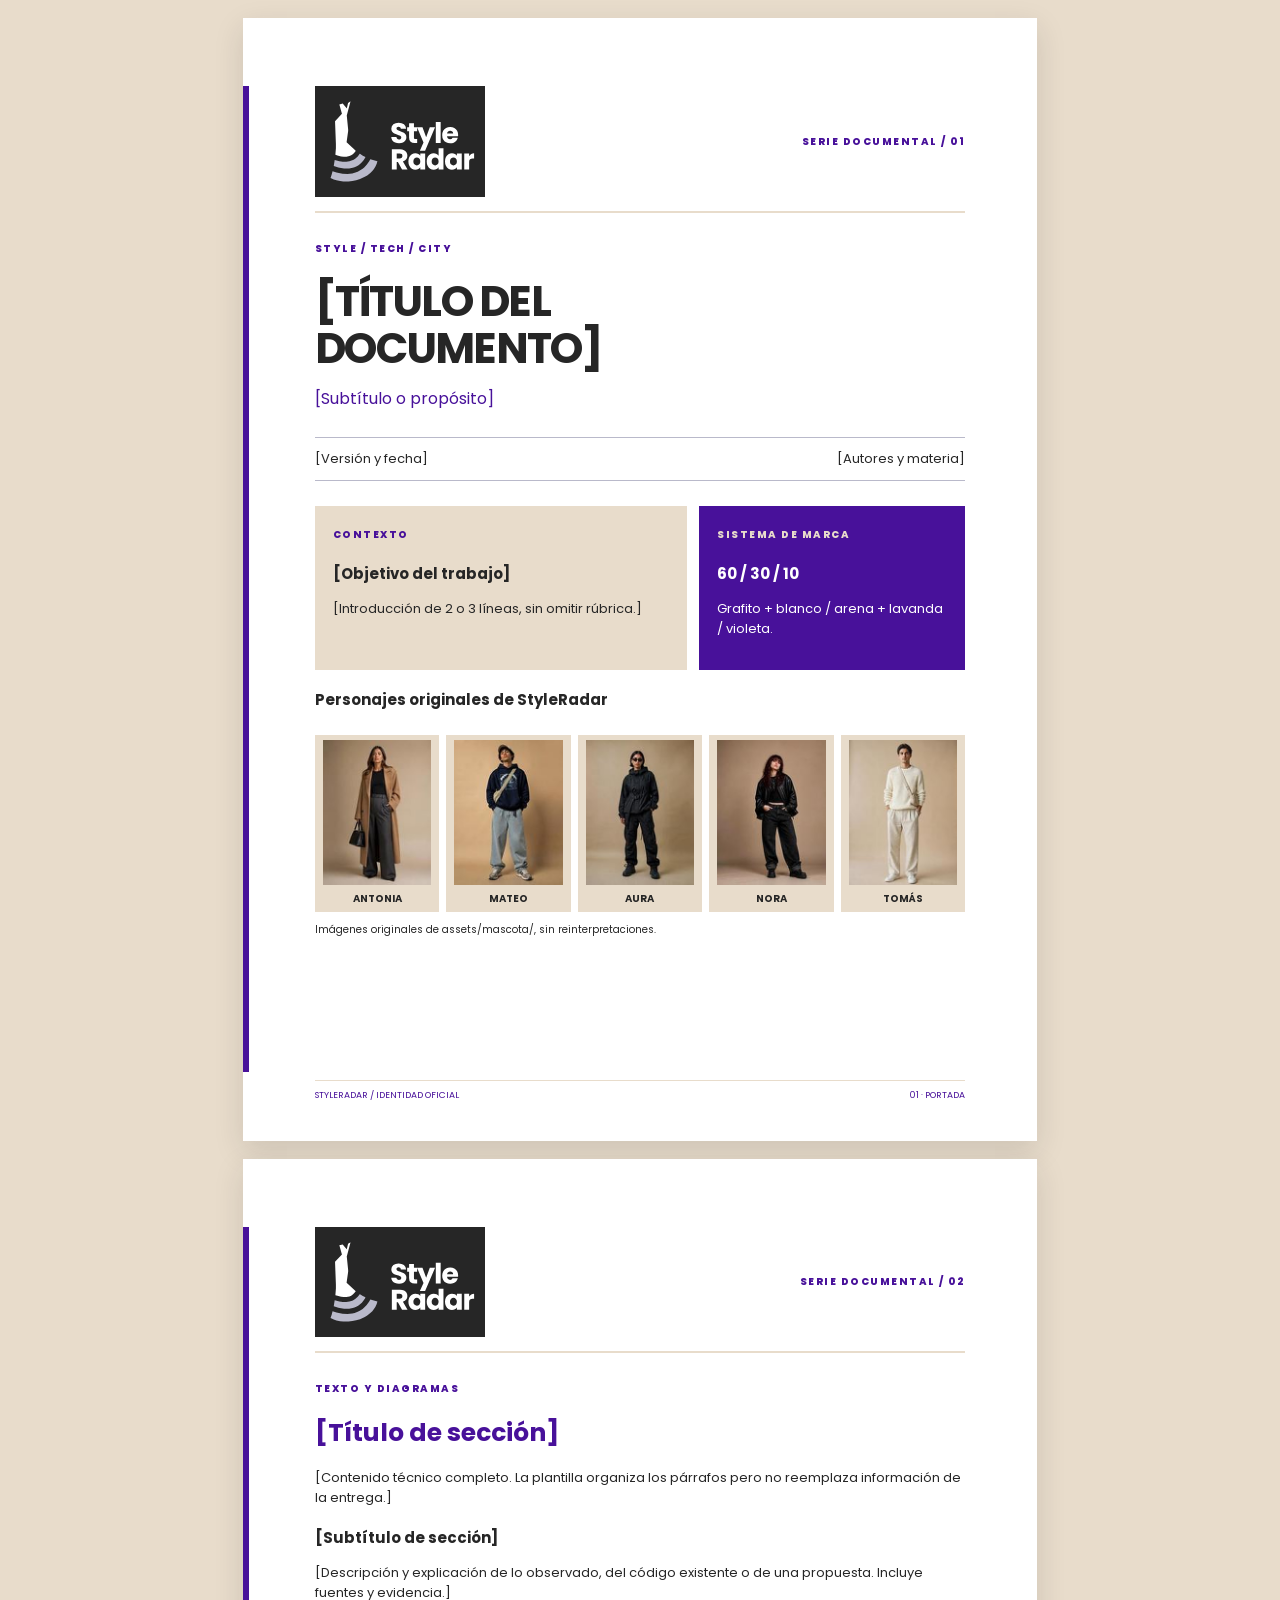
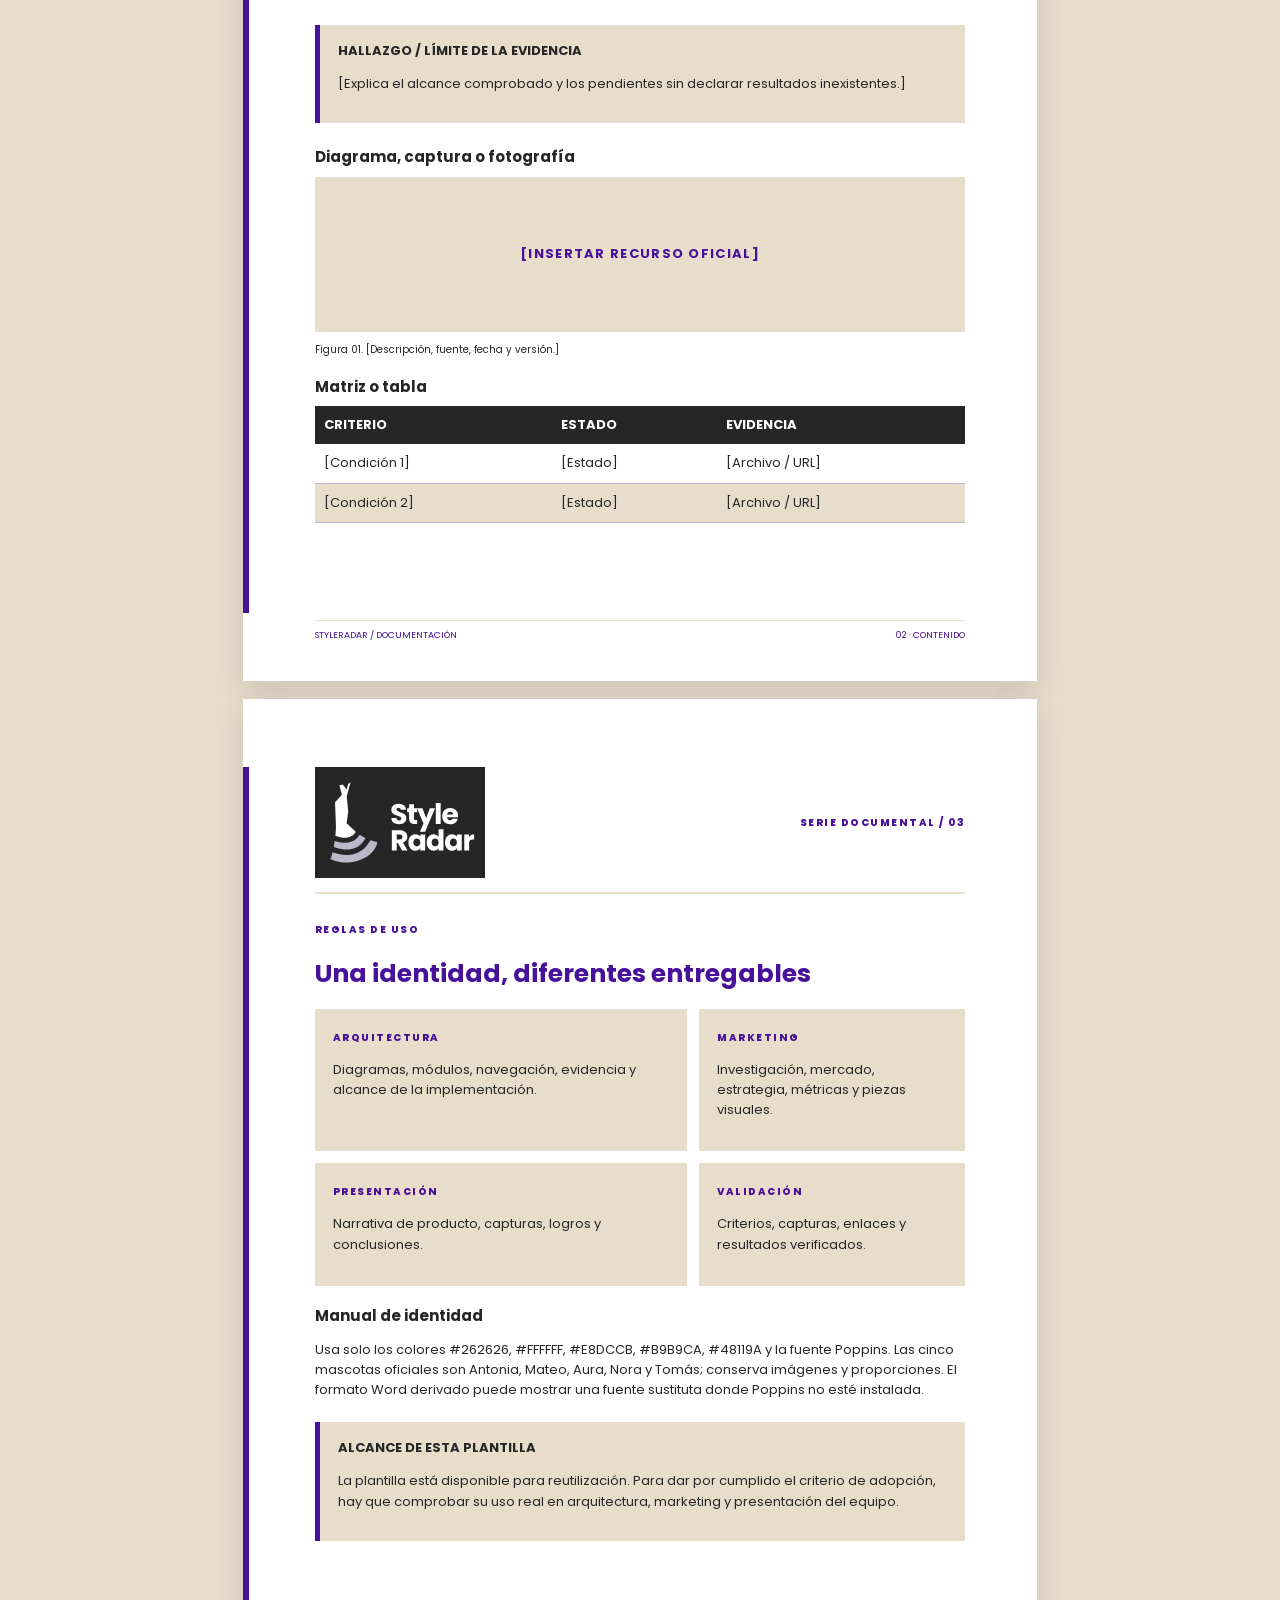
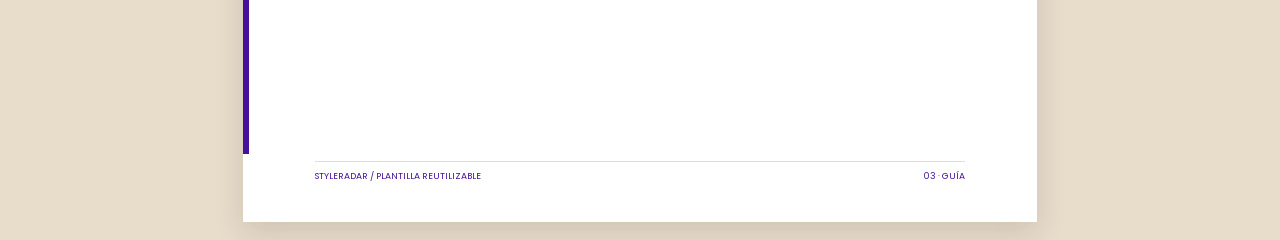
<file: styleradar-frontend-v3/docs/plantillas/plantilla-institucional-styleradar.html>
<!DOCTYPE html>
<html lang="es"><head><meta charset="UTF-8"><meta name="viewport" content="width=device-width,initial-scale=1">
<title>StyleRadar | Plantilla institucional</title>
<link rel="stylesheet" href="https://fonts.googleapis.com/css2?family=Poppins:wght@400;500;600;700;800;900&display=swap">
<style>
:root{--g:#262626;--w:#FFFFFF;--s:#E8DCCB;--l:#B9B9CA;--v:#48119A}
*{box-sizing:border-box}html{background:var(--s)}body{margin:0;font:13px/1.55 Poppins,Arial,sans-serif;color:var(--g)}
.page{width:210mm;min-height:297mm;margin:18px auto;padding:18mm 19mm 20mm;background:var(--w);box-shadow:0 10px 28px #26262622;position:relative;page-break-after:always;overflow:hidden}
.page:before{content:"";background:var(--v);position:absolute;left:0;top:18mm;bottom:18mm;width:6px}
.mast{display:flex;align-items:center;justify-content:space-between;border-bottom:2px solid var(--s);padding-bottom:14px;margin-bottom:25px}
.mast img{width:170px;background:var(--g);padding:8px}.k{color:var(--v);font-size:10px;font-weight:800;letter-spacing:.15em}
h1{font-size:43px;line-height:1.09;letter-spacing:-.04em;margin:20px 0 8px}h2{font-size:25px;line-height:1.2;color:var(--v);margin:20px 0}h3{font-size:15px;margin:18px 0 8px}
.deck{font-size:16px;color:var(--v)}.meta{padding:11px 0;margin:25px 0;border-top:1px solid var(--l);border-bottom:1px solid var(--l);display:flex;justify-content:space-between}
.duo{display:grid;grid-template-columns:1.4fr 1fr;gap:12px}.tile{background:var(--s);padding:18px}.tile.v{background:var(--v);color:var(--w)}.tile.v .k{color:var(--s)}
.mascotas{display:grid;grid-template-columns:repeat(5,1fr);gap:7px;margin:24px 0 6px}.mascotas figure{background:var(--s);margin:0;padding:5px;text-align:center}.mascotas img{height:145px;width:100%;object-fit:contain}.mascotas figcaption{font-weight:700;font-size:10px}
.foot{position:absolute;left:19mm;right:19mm;bottom:10mm;display:flex;justify-content:space-between;border-top:1px solid var(--s);padding-top:8px;font-size:9px;color:var(--v)}
.callout{padding:16px 18px;background:var(--s);border-left:5px solid var(--v);margin:22px 0}.placeholder{height:155px;display:flex;align-items:center;justify-content:center;background:var(--s);color:var(--v);font-weight:700;letter-spacing:.1em;text-align:center;padding:10px}
table{width:100%;border-collapse:collapse}th{text-align:left;background:var(--g);color:var(--w);padding:9px}td{padding:9px;border-bottom:1px solid var(--l)}tr:nth-child(even){background:var(--s)}.small{font-size:10px}
@page{size:A4;margin:0}@media print{html{background:white}.page{margin:0;box-shadow:none;min-height:297mm;height:297mm}}@media(max-width:750px){.page{width:100%;min-height:auto;padding:30px 26px;margin:0}.duo{grid-template-columns:1fr}.mascotas{grid-template-columns:repeat(3,1fr)}.foot{position:static;margin-top:25px}h1{font-size:31px}}
</style></head><body>
<section class="page"><div class="mast"><img src="../../assets/logo/styleradar-logo-negativo.svg" alt="Logotipo original StyleRadar"><span class="k">SERIE DOCUMENTAL / 01</span></div><span class="k">STYLE / TECH / CITY</span><h1>[TÍTULO DEL<br>DOCUMENTO]</h1><p class="deck">[Subtítulo o propósito]</p><div class="meta"><span>[Versión y fecha]</span><span>[Autores y materia]</span></div><div class="duo"><div class="tile"><span class="k">CONTEXTO</span><h3>[Objetivo del trabajo]</h3><p>[Introducción de 2 o 3 líneas, sin omitir rúbrica.]</p></div><div class="tile v"><span class="k">SISTEMA DE MARCA</span><h3>60 / 30 / 10</h3><p>Grafito + blanco / arena + lavanda / violeta.</p></div></div><h3>Personajes originales de StyleRadar</h3><div class="mascotas"><figure><img src="../../assets/mascota/antonia.jpg" alt="Antonia"><figcaption>ANTONIA</figcaption></figure><figure><img src="../../assets/mascota/mateo.jpg" alt="Mateo"><figcaption>MATEO</figcaption></figure><figure><img src="../../assets/mascota/aura.jpg" alt="Aura"><figcaption>AURA</figcaption></figure><figure><img src="../../assets/mascota/nora.jpg" alt="Nora"><figcaption>NORA</figcaption></figure><figure><img src="../../assets/mascota/tomas.jpg" alt="Tomás"><figcaption>TOMÁS</figcaption></figure></div><p class="small">Imágenes originales de assets/mascota/, sin reinterpretaciones.</p><div class="foot"><span>STYLERADAR / IDENTIDAD OFICIAL</span><span>01 · PORTADA</span></div></section>
<section class="page"><div class="mast"><img src="../../assets/logo/styleradar-logo-negativo.svg" alt="Logotipo StyleRadar"><span class="k">SERIE DOCUMENTAL / 02</span></div><span class="k">TEXTO Y DIAGRAMAS</span><h2>[Título de sección]</h2><p>[Contenido técnico completo. La plantilla organiza los párrafos pero no reemplaza información de la entrega.]</p><h3>[Subtítulo de sección]</h3><p>[Descripción y explicación de lo observado, del código existente o de una propuesta. Incluye fuentes y evidencia.]</p><div class="callout"><strong>HALLAZGO / LÍMITE DE LA EVIDENCIA</strong><p>[Explica el alcance comprobado y los pendientes sin declarar resultados inexistentes.]</p></div><h3>Diagrama, captura o fotografía</h3><div class="placeholder">[INSERTAR RECURSO OFICIAL]</div><p class="small">Figura 01. [Descripción, fuente, fecha y versión.]</p><h3>Matriz o tabla</h3><table><thead><tr><th>CRITERIO</th><th>ESTADO</th><th>EVIDENCIA</th></tr></thead><tbody><tr><td>[Condición 1]</td><td>[Estado]</td><td>[Archivo / URL]</td></tr><tr><td>[Condición 2]</td><td>[Estado]</td><td>[Archivo / URL]</td></tr></tbody></table><div class="foot"><span>STYLERADAR / DOCUMENTACIÓN</span><span>02 · CONTENIDO</span></div></section>
<section class="page"><div class="mast"><img src="../../assets/logo/styleradar-logo-negativo.svg" alt="Logotipo StyleRadar"><span class="k">SERIE DOCUMENTAL / 03</span></div><span class="k">REGLAS DE USO</span><h2>Una identidad, diferentes entregables</h2><div class="duo"><div class="tile"><span class="k">ARQUITECTURA</span><p>Diagramas, módulos, navegación, evidencia y alcance de la implementación.</p></div><div class="tile"><span class="k">MARKETING</span><p>Investigación, mercado, estrategia, métricas y piezas visuales.</p></div><div class="tile"><span class="k">PRESENTACIÓN</span><p>Narrativa de producto, capturas, logros y conclusiones.</p></div><div class="tile"><span class="k">VALIDACIÓN</span><p>Criterios, capturas, enlaces y resultados verificados.</p></div></div><h3>Manual de identidad</h3><p>Usa solo los colores #262626, #FFFFFF, #E8DCCB, #B9B9CA, #48119A y la fuente Poppins. Las cinco mascotas oficiales son Antonia, Mateo, Aura, Nora y Tomás; conserva imágenes y proporciones. El formato Word derivado puede mostrar una fuente sustituta donde Poppins no esté instalada.</p><div class="callout"><strong>ALCANCE DE ESTA PLANTILLA</strong><p>La plantilla está disponible para reutilización. Para dar por cumplido el criterio de adopción, hay que comprobar su uso real en arquitectura, marketing y presentación del equipo.</p></div><div class="foot"><span>STYLERADAR / PLANTILLA REUTILIZABLE</span><span>03 · GUÍA</span></div></section>
</body></html>
</file>
<file: styleradar-frontend-v3/prototipo/StyleRadar_prototipo/css/base.css>
:root {
  --ink: #262626;
  --char: #262626;
  --graphite: rgba(185, 185, 202, .16);
  --fog: #B9B9CA;
  --silver: #B9B9CA;
  --paper: #FFFFFF;
  --white: #FFFFFF;
  --grey-stage: #FFFFFF;
  --acc: #48119A;
  --acc-ink: #262626;
  --serif: "Poppins", "Helvetica Neue", Arial, sans-serif;
  --sans: "Poppins", "Helvetica Neue", Arial, sans-serif;
  --gut: clamp(16px, 2.4vw, 32px);
  color-scheme: dark;
}

* {
  box-sizing: border-box
}

[hidden] {
  display: none !important
}

html {
  background: var(--ink);
  overflow-x: clip
}

body {
  margin: 0;
  background: var(--ink);
  color: var(--white);
  font-family: var(--sans);
  font-size: 15px;
  line-height: 1.5;
  -webkit-font-smoothing: antialiased;
  overflow-x: clip
}

img {
  max-width: 100%;
  display: block
}

button {
  font: inherit;
  color: inherit;
  background: none;
  border: 0;
  padding: 0;
  cursor: pointer
}

a {
  color: inherit;
  text-decoration: none
}

:focus-visible {
  outline: 1px solid var(--white);
  outline-offset: 4px
}

/* tiny scattered caps, as in the references */
.lbl {
  font-family: var(--sans);
  font-size: 10px;
  line-height: 1.25;
  font-weight: 500;
  letter-spacing: .14em;
  text-transform: uppercase;
  font-stretch: 115%
}

.pill {
  display: inline-flex;
  align-items: center;
  gap: 6px;
  border: 1px solid currentColor;
  border-radius: 999px;
  padding: 3px 10px 2px
}

.serif {
  font-family: var(--serif);
  font-weight: 700
}

/* grain */
.grain {
  position: fixed;
  inset: -50%;
  pointer-events: none;
  z-index: 90;
  opacity: .07;
  mix-blend-mode: overlay;
  background-size: 180px 180px
}

/* header */
.nav {
  position: fixed;
  left: 0;
  right: 0;
  top: 0;
  z-index: 80;
  display: grid;
  grid-template-columns: 1fr auto 1fr;
  align-items: start;
  padding: calc(env(safe-area-inset-top, 0px) + 18px) var(--gut) 0;
  mix-blend-mode: difference;
  color: #FFFFFF;
  pointer-events: none
}

.nav>* {
  pointer-events: auto
}

.brand {
  font-family: var(--serif);
  font-weight: 700;
  font-size: 24px;
  line-height: 1;
  letter-spacing: -.01em
}

.brand sup {
  font-family: var(--sans);
  font-size: 9px;
  vertical-align: top;
  margin-left: 2px
}

.nav-mid {
  text-align: center
}

.nav-links {
  justify-self: end;
  display: flex;
  flex-direction: column;
  align-items: flex-end;
  gap: 3px
}

.nav-links a {
  position: relative
}

.nav-links a::after {
  content: "";
  position: absolute;
  left: 0;
  right: 0;
  bottom: -1px;
  height: 1px;
  background: currentColor;
  transform: scaleX(0);
  transform-origin: right;
  transition: transform .45s cubic-bezier(.2, .7, .1, 1)
}

.nav-links a:hover::after {
  transform: scaleX(1);
  transform-origin: left
}

.menu-btn {
  display: none
}

/* HERO */
.hero {
  position: relative;
  height: 230svh
}

.hero-sticky {
  position: sticky;
  top: 0;
  height: 100svh;
  overflow: hidden
}

.hero-media {
  position: absolute;
  inset: 0;
  will-change: clip-path
}

.hero-media img {
  width: 100%;
  height: 100%;
  object-fit: cover;
  filter: grayscale(1) contrast(1.05);
  transform-origin: 50% 40%;
  will-change: transform
}

.hero-shade {
  position: absolute;
  inset: 0;
  background: radial-gradient(120% 80% at 50% 50%, transparent 30%, rgba(38, 38, 38, .45));
  pointer-events: none
}

.hero-words {
  position: absolute;
  inset: 0;
  pointer-events: none
}

.hero-words .lbl {
  position: absolute;
  white-space: nowrap;
  will-change: transform
}

.hero-center {
  position: absolute;
  left: 0;
  right: 0;
  top: 50%;
  transform: translateY(-50%);
  display: flex;
  flex-direction: column;
  align-items: center;
  gap: 14px;
  text-align: center;
  padding-inline: var(--gut)
}

.radar {
  width: 44px;
  height: 44px;
  will-change: transform
}

.hero-title {
  margin: 0;
  font-family: var(--serif);
  font-weight: 700;
  font-size: clamp(58px, 17vw, 280px);
  line-height: .82;
  letter-spacing: -.035em;
  white-space: nowrap
}

.hero-title span {
  display: inline-block;
  will-change: transform, opacity, filter
}

.hero-sub {
  margin: 0
}

.hero-foot {
  position: absolute;
  left: var(--gut);
  right: var(--gut);
  bottom: calc(env(safe-area-inset-bottom, 0px) + 20px);
  display: flex;
  justify-content: space-between;
  align-items: end;
  gap: 16px
}

.scroll-hint {
  display: flex;
  align-items: center;
  gap: 10px
}

.scroll-hint i {
  display: block;
  width: 1px;
  height: 28px;
  background: linear-gradient(#FFFFFF 50%, transparent 50%);
  background-size: 1px 12px;
  animation: drip 1.6s linear infinite
}

@keyframes drip {
  to {
    background-position: 0 24px
  }
}

/* INTRO (Porta style) */
.intro {
  padding: clamp(80px, 12vw, 160px) var(--gut) clamp(60px, 9vw, 120px)
}

.meta {
  display: grid;
  grid-template-columns: repeat(5, minmax(0, 1fr));
  gap: 24px;
  border-top: 1px solid var(--graphite);
  padding-top: 18px
}

.meta dt {
  color: var(--fog);
  margin-bottom: 6px
}

.meta dd {
  margin: 0;
  font-size: 14px;
  line-height: 1.35
}

.manifesto {
  font-family: var(--serif);
  font-weight: 700;
  font-size: clamp(34px, 5.4vw, 84px);
  line-height: 1.02;
  letter-spacing: -.02em;
  margin: clamp(60px, 9vw, 130px) 0 0;
  max-width: 15.5em;
  text-wrap: balance
}

.manifesto .w {
  opacity: .16;
  transition: none
}

.manifesto em {
  font-style: italic;
  color: var(--silver)
}

.intro-cols {
  display: grid;
  grid-template-columns: 1fr 1fr;
  gap: clamp(24px, 6vw, 96px);
  margin-top: clamp(60px, 8vw, 120px);
  max-width: 980px;
  margin-left: auto
}

.intro-cols h3 {
  font-family: var(--serif);
  font-weight: 700;
  font-size: 28px;
  line-height: 1.05;
  margin: 0 0 14px;
  text-wrap: balance
}

.intro-cols p {
  margin: 0;
  color: var(--silver);
  max-width: 42ch
}

/* WIDE image band */
.band {
  position: relative;
  height: clamp(420px, 92svh, 900px);
  overflow: hidden;
  margin-inline: var(--gut);
  border-radius: 2px
}

.band img {
  position: absolute;
  left: 0;
  top: -12%;
  width: 100%;
  height: 124%;
  object-fit: cover;
  filter: grayscale(1);
  will-change: transform
}

.band-words {
  position: absolute;
  inset: 0;
  display: grid;
  grid-template-columns: repeat(4, 1fr);
  grid-template-rows: repeat(5, 1fr);
  padding: clamp(18px, 3vw, 40px);
  pointer-events: none
}

.band-words .lbl {
  align-self: center
}

.band-globe {
  grid-column: 2 / span 2;
  grid-row: 2;
  justify-self: center;
  align-self: end;
  width: 38px;
  height: 38px
}

/* CATEGORIES (fisheye infinite grid) */
.cats {
  position: relative;
  height: 340svh;
  background: #262626
}

.cats-sticky {
  position: sticky;
  top: 0;
  height: 100svh;
  overflow: hidden;
  background: #262626;
  cursor: grab;
  touch-action: pan-y;
  user-select: none;
  -webkit-user-select: none;
  outline: none
}

.cats-sticky[data-drag="true"] {
  cursor: grabbing
}

.cats-sticky:focus-visible {
  box-shadow: inset 0 0 0 1px rgba(255, 255, 255, .6)
}

.cats-canvas {
  position: absolute;
  inset: 0;
  width: 100%;
  height: 100%;
  display: block;
  pointer-events: none
}

.cats-fallback {
  position: absolute;
  inset: 0;
  display: grid;
  grid-template-columns: repeat(auto-fill, minmax(160px, 1fr));
  gap: 2px;
  overflow: hidden
}

.cats-fallback img {
  width: 100%;
  height: 100%;
  object-fit: cover;
  aspect-ratio: 3/4;
  filter: grayscale(1)
}

.cats-veil {
  position: absolute;
  inset: 0;
  pointer-events: none;
  background:
    radial-gradient(circle at 50% 50%, transparent 46%, rgba(38, 38, 38, .42) 100%),
    linear-gradient(to bottom, rgba(38, 38, 38, .55), transparent 24%, transparent 72%, rgba(38, 38, 38, .62))
}

.cats-head {
  position: absolute;
  left: var(--gut);
  right: var(--gut);
  top: calc(env(safe-area-inset-top, 0px) + 76px);
  display: flex;
  justify-content: space-between;
  align-items: flex-start;
  gap: 24px;
  flex-wrap: wrap;
  pointer-events: none
}

.cats-head h2 {
  font-family: var(--serif);
  font-weight: 700;
  font-size: clamp(40px, 5.2vw, 80px);
  line-height: .88;
  margin: 0;
  letter-spacing: -.025em
}

.cats-head p {
  margin: 12px 0 0;
  max-width: 36ch;
  color: var(--silver);
  font-size: 13px
}

.cats-filters {
  display: flex;
  flex-wrap: wrap;
  gap: 6px;
  justify-content: flex-end;
  pointer-events: auto;
  max-width: 520px;
  margin-top: 66px
}

.cats-filters button {
  border: 1px solid rgba(255, 255, 255, .35);
  border-radius: 999px;
  padding: 6px 12px 5px;
  color: #FFFFFF;
  background: rgba(38, 38, 38, .35);
  backdrop-filter: blur(6px);
  -webkit-backdrop-filter: blur(6px);
  transition: background .25s, color .25s, border-color .25s
}

.cats-filters button:hover {
  border-color: #FFFFFF
}

.cats-filters button[aria-pressed="true"] {
  background: #FFFFFF;
  color: #262626;
  border-color: #FFFFFF
}

.cats-filters sup {
  font-size: 8px;
  margin-left: 3px;
  letter-spacing: 0
}

.finder {
  position: absolute;
  left: 50%;
  top: 50%;
  pointer-events: none;
  transform: translate(-50%, -50%)
}

.finder i {
  position: absolute;
  width: 14px;
  height: 14px;
  border-color: #FFFFFF;
  border-style: solid;
  border-width: 0
}

.finder i:nth-child(1) {
  left: 0;
  top: 0;
  border-left-width: 1px;
  border-top-width: 1px
}

.finder i:nth-child(2) {
  right: 0;
  top: 0;
  border-right-width: 1px;
  border-top-width: 1px
}

.finder i:nth-child(3) {
  left: 0;
  bottom: 0;
  border-left-width: 1px;
  border-bottom-width: 1px
}

.finder i:nth-child(4) {
  right: 0;
  bottom: 0;
  border-right-width: 1px;
  border-bottom-width: 1px
}

.finder b {
  position: absolute;
  left: 50%;
  top: 50%;
  width: 18px;
  height: 18px;
  margin: -9px 0 0 -9px;
  background:
    linear-gradient(#FFFFFF, #FFFFFF) center/1px 100% no-repeat, linear-gradient(#FFFFFF, #FFFFFF) center/100% 1px no-repeat;
  opacity: .8
}

.cats-read {
  position: absolute;
  left: var(--gut);
  bottom: calc(env(safe-area-inset-bottom, 0px) + 24px);
  display: flex;
  flex-direction: column;
  align-items: flex-start;
  gap: 8px;
  pointer-events: none;
  max-width: min(520px, 60vw)
}

.cats-read .k {
  color: var(--fog)
}

.cats-name {
  font-family: var(--serif);
  font-weight: 700;
  font-size: clamp(56px, 8vw, 128px);
  line-height: .82;
  letter-spacing: -.03em;
  overflow: hidden;
  padding-bottom: .06em
}

.cats-name span {
  display: inline-block
}

.cats-name span.swap {
  animation: catSwap .55s cubic-bezier(.2, .7, .1, 1)
}

@keyframes catSwap {
  from {
    transform: translateY(70%);
    opacity: 0
  }

  to {
    transform: none;
    opacity: 1
  }
}

.cats-read p {
  margin: 0;
  color: var(--silver);
  font-size: 14px;
  max-width: 34ch
}

.cats-read .pill {
  pointer-events: auto;
  margin-top: 6px;
  padding: 7px 14px 6px
}

.cats-read .pill:hover {
  background: #FFFFFF;
  color: #262626
}

.cats-meta {
  position: absolute;
  right: var(--gut);
  bottom: calc(env(safe-area-inset-bottom, 0px) + 24px);
  display: flex;
  flex-direction: column;
  align-items: flex-end;
  gap: 6px;
  pointer-events: none;
  text-align: right
}

.cats-meta .num {
  font-family: var(--serif);
  font-weight: 700;
  font-size: clamp(26px, 2.6vw, 40px);
  line-height: 1;
  font-variant-numeric: tabular-nums
}

.cats-meta .num small {
  font-size: .5em;
  color: var(--fog);
  margin-left: 3px
}

.cats-meta .hint {
  color: var(--fog)
}

@media (max-width:620px) {
  .cats-head p {
    display: none
  }

  .cats-filters {
    margin-top: 10px;
    max-width: none
  }

  .cats-filters {
    justify-content: flex-start
  }

  .cats-read {
    max-width: 70vw
  }

  .cats-meta .hint {
    display: none
  }
}

@media (prefers-reduced-motion:reduce) {
  .cats-name span.swap {
    animation: none
  }
}

/* COLLECTIONS (Bureau Nine style) */
.coll {
  position: relative;
  height: 640svh
}

.coll-sticky {
  position: sticky;
  top: 0;
  height: 100svh;
  overflow: hidden;
  background: var(--paper);
  color: var(--ink)
}

.coll-head {
  position: absolute;
  left: var(--gut);
  right: var(--gut);
  top: calc(env(safe-area-inset-top, 0px) + 76px);
  display: flex;
  justify-content: space-between;
  align-items: flex-start;
  gap: 24px;
  z-index: 5
}

.coll-head h2 {
  font-family: var(--serif);
  font-weight: 700;
  font-size: clamp(34px, 4.4vw, 64px);
  line-height: .9;
  margin: 0;
  letter-spacing: -.02em
}

.coll-head p {
  margin: 10px 0 0;
  max-width: 34ch;
  color: #B9B9CA;
  font-size: 13px
}

.coll-count {
  font-family: var(--serif);
  font-weight: 700;
  font-size: clamp(28px, 3vw, 44px);
  line-height: 1;
  font-variant-numeric: tabular-nums;
  white-space: nowrap
}

.coll-count small {
  font-size: .5em;
  color: #B9B9CA;
  margin-left: 4px
}

.stage {
  position: absolute;
  inset: 0
}

.c-item {
  position: absolute;
  left: 50%;
  top: 54%;
  width: var(--cw);
  aspect-ratio: 4/5;
  max-width: none;
  will-change: transform;
  transform-origin: 50% 50%;
  text-align: left
}

.c-frame {
  position: absolute;
  inset: 0;
  overflow: hidden;
  background: #B9B9CA
}

.c-frame img {
  position: absolute;
  inset: -4% -10%;
  width: 120%;
  height: 108%;
  max-width: none;
  object-fit: cover;
  filter: grayscale(1);
  will-change: transform
}

.c-cap {
  position: absolute;
  left: 0;
  right: 0;
  bottom: 100%;
  display: flex;
  justify-content: space-between;
  align-items: center;
  gap: 10px;
  padding: 0 0 7px;
  will-change: opacity
}

.c-cap .name {
  font-size: 13px;
  font-weight: 500
}

.c-cap .go {
  background: var(--ink);
  color: var(--paper);
  padding: 4px 10px 3px;
  white-space: nowrap;
  flex: none
}

.c-cap .name {
  overflow: hidden;
  text-overflow: ellipsis;
  white-space: nowrap
}

.coll-foot {
  position: absolute;
  left: var(--gut);
  right: var(--gut);
  bottom: calc(env(safe-area-inset-bottom, 0px) + 22px);
  display: grid;
  grid-template-columns: 1fr auto 1fr;
  align-items: end;
  gap: 18px;
  z-index: 5
}

.coll-detail {
  display: flex;
  gap: 28px;
  flex-wrap: wrap
}

.coll-detail div span {
  display: block
}

.coll-detail .k {
  color: #B9B9CA
}

.coll-detail .v {
  font-size: 14px;
  font-variant-numeric: tabular-nums
}

.bar {
  width: min(240px, 40vw);
  height: 1px;
  background: #B9B9CA;
  position: relative;
  justify-self: center;
  margin-bottom: 6px
}

.bar i {
  position: absolute;
  left: 0;
  top: -1px;
  height: 3px;
  width: 100%;
  background: var(--ink);
  transform-origin: left;
  transform: scaleX(0)
}

.coll-hint {
  justify-self: end;
  color: #B9B9CA
}

/* STORES */
.stores {
  padding: clamp(90px, 12vw, 170px) var(--gut) clamp(40px, 6vw, 80px)
}

.sec-head {
  display: grid;
  grid-template-columns: 1fr 1fr;
  gap: 24px;
  align-items: end;
  margin-bottom: clamp(40px, 6vw, 80px)
}

.sec-head h2 {
  font-family: var(--serif);
  font-weight: 700;
  font-size: clamp(44px, 7vw, 112px);
  line-height: .86;
  margin: 0;
  letter-spacing: -.03em
}

.sec-head p {
  margin: 0;
  color: var(--silver);
  max-width: 44ch;
  justify-self: end
}

.store-grid {
  display: grid;
  grid-template-columns: repeat(3, minmax(0, 1fr));
  gap: clamp(10px, 1.4vw, 18px);
  align-items: start
}

.store-col {
  display: flex;
  flex-direction: column;
  gap: clamp(28px, 4vw, 56px);
  will-change: transform
}

.store-col:nth-child(2) {
  padding-top: clamp(60px, 10vw, 160px)
}

.store {
  display: block
}

.store-img {
  position: relative;
  overflow: hidden;
  background: var(--char)
}

.store-img img {
  width: 100%;
  height: 100%;
  object-fit: cover;
  filter: grayscale(1);
  transition: transform 1.1s cubic-bezier(.2, .7, .1, 1)
}

.store:hover .store-img img {
  transform: scale(1.06)
}

.store-img .tag {
  position: absolute;
  left: 10px;
  top: 10px;
  color: #FFFFFF;
  mix-blend-mode: difference
}

.store-row {
  display: flex;
  justify-content: space-between;
  align-items: baseline;
  gap: 12px;
  margin-top: 10px
}

.store-row .n {
  font-family: var(--serif);
  font-weight: 700;
  font-size: 24px;
  line-height: 1
}

.store-row .d {
  color: var(--fog);
  font-variant-numeric: tabular-nums;
  white-space: nowrap
}

.ar-45 {
  aspect-ratio: 4/5
}

.ar-34 {
  aspect-ratio: 3/4
}

.ar-11 {
  aspect-ratio: 1/1
}

.ar-23 {
  aspect-ratio: 2/3
}

/* TRY-ON */
.tryon {
  position: relative;
  height: 280svh
}

.tryon-sticky {
  position: sticky;
  top: 0;
  height: 100svh;
  overflow: hidden;
  background: #B9B9CA
}

.tryon-sticky>img {
  position: absolute;
  inset: -4%;
  width: 108%;
  height: 108%;
  max-width: none;
  object-fit: cover;
  filter: grayscale(1) blur(24px);
  will-change: filter, transform
}

.scan {
  position: absolute;
  left: 0;
  right: 0;
  height: 1px;
  background: rgba(255, 255, 255, .75);
  box-shadow: 0 0 18px 2px rgba(255, 255, 255, .35);
  top: 0;
  will-change: transform
}

.tryon-ui {
  position: absolute;
  inset: 0;
  color: #FFFFFF
}

.chev {
  position: absolute;
  left: 50%;
  top: 44%;
  width: 84px;
  height: 54px;
  transform: translate(-50%, -50%)
}

.chev path {
  will-change: transform
}

.tw {
  position: absolute
}

.tryon-cap {
  position: absolute;
  left: 50%;
  bottom: calc(env(safe-area-inset-bottom, 0px) + 34px);
  transform: translateX(-50%);
  display: flex;
  align-items: center;
  gap: 22px;
  background: rgba(38, 38, 38, .72);
  backdrop-filter: blur(10px);
  -webkit-backdrop-filter: blur(10px);
  padding: 10px 12px 10px 18px;
  border-radius: 999px;
  white-space: nowrap
}

.tryon-cap .v {
  font-size: 13px
}

.btn-light {
  background: #FFFFFF;
  color: var(--ink);
  border-radius: 999px;
  padding: 9px 16px 8px
}

.btn-light:hover {
  background: var(--silver)
}

/* SECOND LIFE */
.second {
  background: var(--grey-stage);
  color: #FFFFFF;
  padding: clamp(70px, 10vw, 140px) 0 clamp(70px, 10vw, 140px);
  overflow: hidden
}

.marquee {
  white-space: nowrap;
  font-family: var(--serif);
  font-weight: 700;
  font-size: clamp(64px, 11vw, 180px);
  line-height: .9;
  letter-spacing: -.03em;
  will-change: transform
}

.marquee span {
  display: inline-flex;
  align-items: center;
  gap: .25em;
  padding-right: .25em
}

.marquee svg {
  width: .32em;
  height: .32em
}

.marquee.ghost {
  color: transparent;
  -webkit-text-stroke: 1px rgba(255, 255, 255, .8)
}

.second-core {
  position: relative;
  display: grid;
  grid-template-columns: 1fr minmax(260px, 420px) 1fr;
  gap: clamp(20px, 4vw, 60px);
  align-items: center;
  padding: clamp(40px, 6vw, 90px) var(--gut)
}

.object {
  position: relative;
  aspect-ratio: 3/4
}

.object img {
  width: 100%;
  height: 100%;
  object-fit: cover;
  filter: grayscale(1);
  will-change: transform
}

.object-over {
  position: absolute;
  left: -14%;
  right: -14%;
  top: 44%;
  display: flex;
  flex-direction: column;
  gap: 10px
}

.object-over h2 {
  font-family: var(--serif);
  font-weight: 700;
  font-size: clamp(40px, 5vw, 72px);
  line-height: .9;
  margin: 0;
  letter-spacing: -.02em;
  text-shadow: 0 1px 30px rgba(38, 38, 38, .15)
}

.icons {
  display: flex;
  gap: 14px;
  align-items: center;
  margin-top: 6px
}

.icons svg {
  width: 22px;
  height: 22px
}

.steps {
  list-style: none;
  margin: 0;
  padding: 0;
  display: flex;
  flex-direction: column;
  gap: 26px
}

.steps li {
  display: grid;
  grid-template-columns: 44px 1fr;
  gap: 10px;
  align-items: baseline
}

.steps .num {
  font-family: var(--serif);
  font-weight: 700;
  font-size: 26px;
  line-height: 1
}

.steps h3 {
  margin: 0 0 4px;
  font-size: 15px;
  font-weight: 600
}

.steps p {
  margin: 0;
  color: #FFFFFF;
  font-size: 14px;
  max-width: 32ch
}

.second-note {
  align-self: end;
  justify-self: end;
  max-width: 30ch;
  text-align: right;
  display: flex;
  flex-direction: column;
  gap: 14px;
  align-items: flex-end
}

.second-note p {
  margin: 0;
  font-size: 14px
}

/* FOOTER */
.foot {
  background: var(--ink);
  padding: clamp(70px, 10vw, 130px) var(--gut) calc(env(safe-area-inset-bottom, 0px) + 22px);
  overflow: hidden
}

.foot-cols {
  display: grid;
  grid-template-columns: 2fr 1fr 1fr 1fr;
  gap: 24px;
  margin-bottom: clamp(50px, 8vw, 110px)
}

.foot-cols h4 {
  margin: 0 0 12px;
  color: var(--fog)
}

.foot-cols ul {
  list-style: none;
  margin: 0;
  padding: 0;
  display: flex;
  flex-direction: column;
  gap: 6px
}

.foot-cols a:hover {
  color: var(--silver)
}

.foot-lead {
  font-family: var(--serif);
  font-weight: 700;
  font-size: clamp(28px, 3.2vw, 44px);
  line-height: 1;
  max-width: 14ch;
  margin: 0
}

.wordmark {
  font-family: var(--serif);
  font-weight: 700;
  font-size: clamp(70px, 22.5vw, 380px);
  line-height: .78;
  letter-spacing: -.045em;
  white-space: nowrap;
  display: flex;
  justify-content: space-between;
  overflow: hidden;
  padding-top: .06em
}

.wordmark span {
  display: inline-block;
  will-change: transform
}

.foot-base {
  display: flex;
  justify-content: space-between;
  gap: 16px;
  margin-top: 22px;
  color: var(--fog);
  flex-wrap: wrap
}

/* cursor */
.cursor {
  position: fixed;
  left: 0;
  top: 0;
  z-index: 100;
  pointer-events: none;
  width: 10px;
  height: 10px;
  margin: -5px 0 0 -5px;
  border-radius: 50%;
  background: #FFFFFF;
  mix-blend-mode: difference;
  transition: width .35s cubic-bezier(.2, .7, .1, 1), height .35s cubic-bezier(.2, .7, .1, 1), margin .35s cubic-bezier(.2, .7, .1, 1);
  display: flex;
  align-items: center;
  justify-content: center;
  color: #262626
}

.cursor b {
  font: 500 9px/1 var(--sans);
  letter-spacing: .12em;
  text-transform: uppercase;
  opacity: 0;
  transition: opacity .2s
}

.cursor.big {
  width: 74px;
  height: 74px;
  margin: -37px 0 0 -37px
}

.cursor.big b {
  opacity: 1
}

@media (hover:none) {
  .cursor {
    display: none
  }
}

/* mobile menu */
.sheet {
  position: fixed;
  inset: 0;
  z-index: 85;
  background: var(--ink);
  display: flex;
  flex-direction: column;
  justify-content: flex-end;
  padding: var(--gut);
  gap: 6px
}

.sheet a {
  font-family: var(--serif);
  font-weight: 700;
  font-size: 56px;
  line-height: 1
}

.sheet .close {
  position: absolute;
  right: var(--gut);
  top: calc(env(safe-area-inset-top, 0px) + 18px)
}

@media (max-width:860px) {
  .meta {
    grid-template-columns: repeat(2, minmax(0, 1fr))
  }

  .intro-cols,
  .sec-head {
    grid-template-columns: 1fr
  }

  .sec-head p {
    justify-self: start
  }

  .store-grid {
    grid-template-columns: 1fr
  }

  .second-core {
    grid-template-columns: 1fr
  }

  .object {
    max-width: 420px;
    width: 78%;
    justify-self: center;
    order: -1
  }

  .second-note {
    justify-self: start;
    text-align: left;
    align-items: flex-start
  }

  .foot-cols {
    grid-template-columns: 1fr 1fr
  }

  .foot-cols>div:first-child {
    grid-column: 1 / -1
  }

  .coll-foot {
    grid-template-columns: 1fr auto
  }

  .coll-hint {
    display: none
  }
}

@media (max-width:620px) {
  .nav {
    grid-template-columns: 1fr auto
  }

  .nav-mid,
  .nav-links {
    display: none
  }

  .menu-btn {
    display: block;
    justify-self: end
  }

  .hero-words .hide-sm {
    display: none
  }

  .coll-head p {
    display: none
  }

  .coll-detail {
    gap: 16px
  }

  .tryon-cap {
    gap: 12px;
    padding-left: 14px
  }

  .tryon-cap .hide-sm {
    display: none
  }

  .store-row .n {
    font-size: 19px
  }
}

@media (prefers-reduced-motion:reduce) {
  .scroll-hint i {
    animation: none
  }

  .store-img img {
    transition: none
  }
}

/* ================= ÁCIDO: negro, blanco y un color por sección ================= */
/* carrusel de portada: la foto manda el color */
.slides {
  position: absolute;
  inset: 0;
  overflow: hidden
}

.slide {
  position: absolute;
  inset: 0;
  margin: 0;
  opacity: 0;
  transition: opacity 1.1s cubic-bezier(.4, 0, .2, 1)
}

.slide.is-on {
  opacity: 1
}

.slide img {
  position: absolute;
  inset: 0;
  width: 100%;
  height: 100%;
  object-fit: cover;
  transform-origin: 50% 40%
}

.slide .soft {
  filter: grayscale(1) contrast(1.1) blur(20px);
  -webkit-mask-image: radial-gradient(112% 78% at 50% 40%, transparent 30%, #262626 74%);
  mask-image: radial-gradient(112% 78% at 50% 40%, transparent 30%, #262626 74%)
}

.slide::after {
  content: "";
  position: absolute;
  inset: 0;
  background: var(--acc);
  mix-blend-mode: color;
  opacity: .34;
  transition: background-color .9s
}

.slide-cap {
  align-self: center;
  color: #FFFFFF;
  display: flex;
  gap: .5ch;
  align-items: baseline
}

.slide-cap b {
  color: var(--acc-tx);
  font-weight: 600
}

@media (max-width:620px) {
  .slide-cap {
    display: none
  }
}

/* la sala verde conserva su color y se deshace en blanco hueso */
.slide.keep .sharp {
  filter: none
}

.slide.keep .soft {
  filter: blur(22px) contrast(1.02);
  -webkit-mask-image: radial-gradient(104% 74% at 50% 44%, transparent 24%, #262626 66%);
  mask-image: radial-gradient(104% 74% at 50% 44%, transparent 24%, #262626 66%)
}

.slide.keep::after {
  display: none
}

/* con esa foto, la portada escribe en negro */
.hero-title,
.hero-sub,
.hero-words .lbl,
.hero-foot,
.slide-cap {
  transition: color .8s cubic-bezier(.2, .7, .1, 1)
}

.hero[data-ink="dark"] .hero-title,
.hero[data-ink="dark"] .hero-sub,
.hero[data-ink="dark"] .hero-words .lbl,
.hero[data-ink="dark"] .hero-foot,
.hero[data-ink="dark"] .slide-cap {
  color: #262626
}

.hero[data-ink="dark"] .hero-words .pill {
  color: #262626
}

.hero[data-ink="dark"] .radar {
  stroke: #262626
}

.hero[data-ink="dark"] .scroll-hint i {
  background: linear-gradient(#262626 50%, transparent 50%);
  background-size: 1px 12px
}

.hero[data-ink="dark"] .hero-shade {
  opacity: .2
}

.hero[data-title="dark"] .hero-title {
  color: #262626
}

.hero[data-title="dark"] .slide.is-on .sharp {
  filter: contrast(1.06) brightness(1.24)
}

.hero-shade {
  transition: opacity .8s
}

@media (prefers-reduced-motion:reduce) {
  .slide {
    transition: none
  }
}

html,
body {
  background: #262626
}

.acc-t {
  transition: background-color .8s cubic-bezier(.2, .7, .1, 1), color .8s cubic-bezier(.2, .7, .1, 1),
    border-color .8s cubic-bezier(.2, .7, .1, 1), fill .8s, stroke .8s, box-shadow .8s
}

/* fotos: blanco y negro duro; color solo donde importa */
.hero-media img,
.band img,
.store-img img,
.c-frame img,
.tryon-sticky>img,
.object img {
  filter: grayscale(1) contrast(1.28) brightness(1.02)
}

.store:hover .store-img img {
  filter: none;
  transform: scale(1.06)
}

.hero-shade {
  background: radial-gradient(120% 80% at 50% 50%, transparent 24%, rgba(38, 38, 38, .62))
}

/* acentos */
.pill {
  border-color: var(--acc);
  color: var(--acc-tx)
}

.hero-words .pill {
  background: var(--acc);
  color: var(--acc-fg);
  border-color: var(--acc)
}

.radar path[fill="#FFFFFF"],
.radar circle[fill="#FFFFFF"] {
  fill: var(--acc)
}

.radar {
  stroke: var(--acc)
}

.scroll-hint i {
  background: linear-gradient(var(--acc) 50%, transparent 50%);
  background-size: 1px 12px
}

.manifesto em {
  color: var(--acc-tx);
  font-style: normal;
  -webkit-text-stroke: 1px var(--acc);
  -webkit-text-fill-color: transparent
}

.meta {
  border-top: 2px solid var(--acc)
}

.meta dt {
  color: var(--acc-tx)
}

.intro-cols h3 {
  color: #FFFFFF
}

.nav-links a::after {
  background: currentColor
}

/* categorías */
.cats,
.cats-sticky {
  background: #262626
}

.cats-veil {
  background: radial-gradient(circle at 50% 50%, transparent 48%, rgba(38, 38, 38, .6) 100%),
    linear-gradient(to bottom, rgba(38, 38, 38, .6), transparent 22%, transparent 74%, rgba(38, 38, 38, .72))
}

.cats-filters button {
  border-color: #FFFFFF;
  background: rgba(38, 38, 38, .4);
  border-radius: 0
}

.cats-filters button:hover {
  border-color: var(--acc);
  color: var(--acc-tx)
}

.cats-filters button[aria-pressed="true"] {
  background: var(--acc);
  border-color: var(--acc);
  color: var(--acc-fg)
}

.finder i {
  border-color: var(--acc);
  width: 18px;
  height: 18px;
  border-width: 0
}

.finder i:nth-child(1) {
  border-left-width: 2px;
  border-top-width: 2px
}

.finder i:nth-child(2) {
  border-right-width: 2px;
  border-top-width: 2px
}

.finder i:nth-child(3) {
  border-left-width: 2px;
  border-bottom-width: 2px
}

.finder i:nth-child(4) {
  border-right-width: 2px;
  border-bottom-width: 2px
}

.finder b {
  background: linear-gradient(var(--acc), var(--acc)) center/2px 100% no-repeat, linear-gradient(var(--acc), var(--acc)) center/100% 2px no-repeat
}

.cats-name {
  color: var(--acc-tx)
}

.cats-read .pill:hover {
  background: var(--acc);
  color: var(--acc-fg)
}

.cats-meta .num {
  color: #FFFFFF
}

/* colecciones: losa blanca, fichas con los looks completos */
.c-item {
  aspect-ratio: 13/24
}

.c-frame {
  background: #E8DCCB
}

.c-frame img {
  filter: none;
  object-fit: contain;
  inset: 0;
  width: 100%;
  height: 100%;
  background: #E8DCCB
}

/* colecciones: losa blanca */
.coll-sticky {
  background: #FFFFFF;
  color: #262626
}

.coll-head p,
.coll-count small,
.coll-detail .k,
.coll-hint {
  color: #B9B9CA
}

.coll-head h2 {
  position: relative
}

.c-frame {
  background: #B9B9CA
}

.c-cap .go {
  background: var(--acc);
  color: var(--acc-fg);
  font-weight: 600
}

.c-cap .name {
  font-weight: 600
}

.bar {
  background: #B9B9CA;
  height: 2px
}

.bar i {
  background: var(--acc);
  height: 4px;
  top: -1px
}

/* tiendas: cuatro locales, fichas horizontales */
.store-grid {
  grid-template-columns: repeat(2, minmax(0, 1fr))
}

.ar-32 {
  aspect-ratio: 3/2
}

.ar-43 {
  aspect-ratio: 4/3
}

.sec-head h2 {
  -webkit-text-stroke: 0
}

.stores .sec-head h2 span {
  color: var(--acc-tx)
}

.store-img {
  background: #262626
}

.store-img .tag {
  background: var(--acc);
  border-color: var(--acc);
  color: var(--acc-fg);
  mix-blend-mode: normal;
  font-weight: 600
}

.store-row .d {
  color: var(--fog)
}

.store:hover .store-row .n {
  color: var(--acc-tx)
}

/* probador */
.tryon-sticky {
  background: #262626
}

.scan {
  background: var(--acc);
  box-shadow: 0 0 26px 4px var(--acc);
  height: 2px
}

.chev path {
  fill: var(--acc)
}

.tryon-ui .pill {
  background: var(--acc);
  color: var(--acc-fg);
  border-color: var(--acc)
}

.tryon-cap {
  background: rgba(38, 38, 38, .78);
  border: 1px solid var(--acc);
  border-radius: 0
}

.btn-light {
  background: var(--acc);
  color: var(--acc-fg);
  border-radius: 0;
  font-weight: 600
}

.btn-light:hover {
  background: #FFFFFF
}

/* segunda vida: losa de color entero */
.second {
  background: var(--acc);
  color: var(--acc-fg)
}

.second .marquee {
  color: #262626
}

.second .marquee.ghost {
  color: transparent;
  -webkit-text-stroke: 1px rgba(38, 38, 38, .65)
}

.object-over h2 {
  color: #FFFFFF;
  text-shadow: 0 2px 40px rgba(38, 38, 38, .5)
}

.object-over .lbl {
  color: #FFFFFF
}

.steps .num {
  color: #262626
}

.steps h3,
.steps p,
.second-note p {
  color: #262626
}

.second-note .pill {
  border-color: #262626;
  color: #262626
}

.second-note .pill:hover {
  background: #262626;
  color: var(--acc-tx)
}

.object img {
  filter: grayscale(1) contrast(1.3)
}

/* pie */
.foot {
  background: #262626
}

.foot-lead {
  color: #FFFFFF
}

.foot-cols h4 {
  color: var(--acc-tx)
}

.foot-cols a:hover {
  color: var(--acc-tx)
}

.wordmark {
  color: #FFFFFF
}

#toTop {
  color: var(--acc-tx)
}

@media (max-width:860px) {
  .store-grid {
    grid-template-columns: 1fr
  }
}

/* ================= PROBADOR: EL LOOK SE DESARMA ================= */
.fitting {
  position: relative;
  height: 520svh;
  background: #262626
}

.fit-sticky {
  position: sticky;
  top: 0;
  height: 100svh;
  overflow: hidden;
  background: #262626;
  display: flex;
  flex-direction: column
}

.fit-head {
  display: flex;
  justify-content: space-between;
  align-items: flex-start;
  gap: 24px;
  padding: calc(env(safe-area-inset-top, 0px) + 74px) var(--gut) 0;
  flex: none
}

.fit-head h2 {
  font-family: var(--serif);
  font-weight: 700;
  font-size: clamp(30px, 3.6vw, 54px);
  line-height: .9;
  margin: 0;
  letter-spacing: -.025em
}

.fit-head h2 span {
  color: var(--acc-tx)
}

.fit-head p {
  margin: 10px 0 0;
  max-width: 38ch;
  color: var(--silver);
  font-size: 13px
}

.fit-count {
  margin-top: 58px;
  font-family: var(--serif);
  font-weight: 700;
  font-size: clamp(28px, 3vw, 46px);
  line-height: 1;
  font-variant-numeric: tabular-nums;
  white-space: nowrap
}

.fit-count small {
  font-size: .5em;
  color: var(--fog);
  margin-left: 4px
}

.fit-grid {
  flex: 1;
  min-height: 0;
  display: grid;
  grid-template-columns: 1fr auto 1fr;
  gap: clamp(12px, 2vw, 34px);
  align-items: center;
  padding: 12px var(--gut)
}

.fit-col {
  display: flex;
  flex-direction: column;
  gap: clamp(8px, 1.4vh, 16px);
  align-self: stretch;
  justify-content: center
}

.fit-stage {
  position: relative;
  height: 100%;
  aspect-ratio: 2/3;
  justify-self: center;
  max-width: 100%
}

.fit-stage img {
  position: absolute;
  max-width: none
}

.dressed {
  left: 35.71%;
  top: 24.37%;
  width: 34.15%;
  height: auto
}

.mannequin {
  left: 36.83%;
  top: 24.22%;
  width: 29.91%;
  opacity: 0;
  z-index: 2
}

.piece {
  position: absolute;
  transform: translate(-50%, -50%);
  opacity: 0;
  z-index: 1;
  will-change: transform, opacity
}

.piece img {
  position: static;
  width: 100%;
  height: auto;
  display: block
}

.piece b {
  position: absolute;
  left: -2px;
  top: -14px;
  font: 600 9px/1 var(--sans);
  letter-spacing: .14em;
  color: var(--acc-fg);
  background: var(--acc);
  padding: 4px 5px 3px;
  opacity: 0
}

.fcard {
  border-top: 1px solid rgba(185, 185, 202, .16);
  padding: 9px 0 0;
  display: grid;
  grid-template-columns: auto 1fr auto;
  gap: 10px;
  align-items: baseline;
  opacity: 0;
  transform: translateY(10px);
  transition: opacity .5s, transform .5s cubic-bezier(.2, .7, .1, 1)
}

.fcard.on {
  opacity: 1;
  transform: none
}

.fcard .num {
  color: var(--acc-tx);
  font-weight: 600
}

.fcard h3 {
  margin: 0;
  font-family: var(--serif);
  font-weight: 700;
  font-size: clamp(15px, 1.5vw, 22px);
  line-height: 1;
  letter-spacing: -.01em
}

.fcard .brand {
  color: var(--fog);
  margin: 5px 0 0;
  display: block
}

.fcard .brand.reuse {
  color: var(--acc-tx);
  background: none
}

.fcard .price {
  font-size: 13px;
  font-variant-numeric: tabular-nums;
  white-space: nowrap
}

.fcard .size {
  display: block;
  color: var(--fog);
  margin-top: 4px;
  text-align: right
}

.fit-col:last-child .fcard {
  text-align: left
}

.fit-active {
  display: none
}

.fit-foot {
  flex: none;
  display: flex;
  justify-content: space-between;
  align-items: flex-end;
  gap: 16px;
  padding: 0 var(--gut) calc(env(safe-area-inset-bottom, 0px) + 20px);
  border-top: 1px solid rgba(185, 185, 202, .16);
  margin: 0 var(--gut);
  padding-top: 12px
}

.fit-foot .k {
  color: var(--fog);
  display: block;
  margin-bottom: 4px
}

.fit-total {
  font-family: var(--serif);
  font-weight: 700;
  font-size: clamp(26px, 3vw, 44px);
  line-height: 1;
  font-variant-numeric: tabular-nums;
  color: var(--acc-tx)
}

.fit-note {
  display: flex;
  flex-direction: column;
  align-items: flex-end;
  gap: 5px;
  text-align: right;
  color: var(--fog)
}

@media (max-width:900px) {
  .fit-count {
    margin-top: 0
  }

  .fit-grid {
    grid-template-columns: 1fr;
    padding-bottom: 0
  }

  .fit-col {
    display: none
  }

  .fit-stage {
    height: 100%;
    margin-inline: auto
  }

  .fit-head p {
    display: none
  }

  .fit-active {
    display: block;
    flex: none;
    margin: 0 var(--gut) 10px;
    border-top: 1px solid rgba(185, 185, 202, .16);
    padding-top: 9px;
    min-height: 54px
  }

  .fit-active .fcard {
    opacity: 1;
    transform: none;
    border: 0;
    padding: 0
  }

  .fit-note .hint {
    display: none
  }
}

/* cursor y foco */
.cursor {
  background: var(--acc);
  mix-blend-mode: normal;
  color: var(--acc-fg)
}

:focus-visible {
  outline: 2px solid var(--acc);
  outline-offset: 3px
}


/* =====================================================================
   APP: sesión, vistas y páginas internas
   ===================================================================== */
/* --- barra superior: enlaces + botón de sesión --- */
.nav-right {
  justify-self: end;
  display: flex;
  align-items: flex-start;
  gap: clamp(18px, 2.4vw, 34px)
}

.nav-auth {
  display: inline-flex;
  align-items: center;
  gap: 8px;
  border: 1px solid currentColor;
  padding: 7px 12px 6px;
  font: 500 10px/1 var(--sans);
  letter-spacing: .16em;
  text-transform: uppercase;
  font-stretch: 115%;
  color: inherit;
  background: none;
  cursor: pointer;
  transition: background-color .3s, color .3s
}

.nav-auth:hover {
  background: #FFFFFF;
  color: #262626
}

.nav-auth i {
  width: 6px;
  height: 6px;
  border-radius: 50%;
  background: currentColor;
  display: none
}

.nav-auth.is-user i {
  display: block
}

.sheet .auth-link {
  margin-top: 18px;
  font-family: var(--sans);
  font-size: 13px;
  letter-spacing: .16em;
  text-transform: uppercase;
  border: 1px solid #FFFFFF;
  padding: 12px 14px;
  align-self: flex-start
}

@media (max-width:620px) {
  .nav-right {
    display: none
  }
}

/* --- toast --- */
.toast {
  position: fixed;
  left: 50%;
  bottom: calc(env(safe-area-inset-bottom, 0px) + 24px);
  z-index: 120;
  transform: translate(-50%, 20px);
  background: #FFFFFF;
  color: #262626;
  padding: 11px 16px 10px;
  font: 500 11px/1.2 var(--sans);
  letter-spacing: .12em;
  text-transform: uppercase;
  opacity: 0;
  pointer-events: none;
  transition: opacity .35s, transform .45s cubic-bezier(.2, .7, .1, 1);
  max-width: calc(100vw - 32px);
  text-align: center
}

.toast.on {
  opacity: 1;
  transform: translate(-50%, 0)
}

.toast b {
  color: var(--acc-tx);
  font-weight: 600;
  -webkit-text-stroke: .2px #262626
}

/* =====================================================================
   LOGIN: la pila (foto que se abre + tarjeta de vidrio encima)
   ===================================================================== */
.auth {
  position: fixed;
  inset: 0;
  z-index: 110;
  display: grid;
  place-items: center;
  padding: var(--gut)
}

.auth-bg {
  position: absolute;
  inset: 0;
  background: rgba(38, 38, 38, .86);
  backdrop-filter: blur(6px);
  -webkit-backdrop-filter: blur(6px);
  opacity: 0
}

.auth-stack {
  position: relative;
  width: min(980px, 100%);
  height: min(620px, calc(100svh - 48px));
  display: grid;
  place-items: center
}

.auth-photo {
  position: absolute;
  inset: 0;
  overflow: hidden;
  background: #262626;
  clip-path: inset(38% 41% round 14px);
  opacity: 0
}

.auth-photo img {
  position: absolute;
  inset: 0;
  width: 100%;
  height: 100%;
  object-fit: cover;
  transform: scale(1.18)
}

.auth-photo::after {
  content: "";
  position: absolute;
  inset: 0;
  background: linear-gradient(180deg, rgba(38, 38, 38, .15), rgba(38, 38, 38, .45))
}

.auth-meta {
  position: absolute;
  left: 22px;
  right: 22px;
  top: 18px;
  display: flex;
  justify-content: space-between;
  align-items: center;
  color: #FFFFFF;
  z-index: 2;
  opacity: 0
}

.auth-meta .brand-s {
  font-family: var(--serif);
  font-weight: 700;
  font-size: 20px;
  letter-spacing: -.01em
}

.auth-close {
  border: 1px solid rgba(255, 255, 255, .7);
  color: #FFFFFF;
  padding: 7px 11px 6px;
  font: 500 10px/1 var(--sans);
  letter-spacing: .16em;
  text-transform: uppercase;
  background: rgba(38, 38, 38, .25)
}

.auth-close:hover {
  background: #FFFFFF;
  color: #262626
}

.auth-card {
  position: relative;
  z-index: 2;
  width: min(400px, calc(100% - 28px));
  padding: 26px 26px 22px;
  background: rgba(38, 38, 38, .5);
  border: 1px solid rgba(255, 255, 255, .22);
  backdrop-filter: blur(22px) saturate(1.2);
  -webkit-backdrop-filter: blur(22px) saturate(1.2);
  border-radius: 14px;
  color: #FFFFFF;
  opacity: 0;
  display: flex;
  flex-direction: column;
  gap: 12px
}

.auth-card>* {
  opacity: 0
}

.auth-card h2 {
  font-family: var(--serif);
  font-weight: 700;
  font-size: 40px;
  line-height: .9;
  margin: 0;
  letter-spacing: -.02em
}

.auth-card .sub {
  margin: -2px 0 4px;
  color: rgba(255, 255, 255, .72);
  font-size: 13px
}

.field {
  display: flex;
  flex-direction: column;
  gap: 6px
}

.field label,
.field .lab {
  font: 500 9.5px/1 var(--sans);
  letter-spacing: .16em;
  text-transform: uppercase;
  color: rgba(255, 255, 255, .7);
  font-stretch: 115%
}

.field input,
.field select,
.field textarea {
  font: 400 15px/1.3 var(--sans);
  color: #FFFFFF;
  background: rgba(38, 38, 38, .35);
  border: 1px solid rgba(255, 255, 255, .28);
  padding: 11px 12px;
  border-radius: 0;
  outline: none;
  width: 100%;
  transition: border-color .25s, background-color .25s
}

.field textarea {
  min-height: 110px;
  resize: vertical
}

.field select {
  appearance: none;
  -webkit-appearance: none;
  background-image: linear-gradient(45deg, transparent 50%, #FFFFFF 50%), linear-gradient(135deg, #FFFFFF 50%, transparent 50%);
  background-position: calc(100% - 17px) 50%, calc(100% - 12px) 50%;
  background-size: 5px 5px;
  background-repeat: no-repeat;
  padding-right: 32px
}

.field select option {
  color: #262626
}

.field input:focus,
.field select:focus,
.field textarea:focus {
  border-color: var(--acc);
  background: rgba(38, 38, 38, .55)
}

.field .err {
  color: var(--acc-tx);
  font-size: 12px;
  min-height: 0
}

.pw {
  position: relative
}

.pw input {
  padding-right: 84px
}

.pw button {
  position: absolute;
  right: 8px;
  top: 50%;
  transform: translateY(-50%);
  font: 500 9.5px/1 var(--sans);
  letter-spacing: .14em;
  text-transform: uppercase;
  color: rgba(255, 255, 255, .8);
  padding: 6px
}

.auth-row {
  display: flex;
  justify-content: space-between;
  align-items: center;
  gap: 10px;
  font-size: 12px;
  color: rgba(255, 255, 255, .75)
}

.auth-row a {
  text-decoration: underline;
  text-underline-offset: 3px
}

.check {
  display: inline-flex;
  align-items: center;
  gap: 8px;
  cursor: pointer
}

.check input {
  appearance: none;
  -webkit-appearance: none;
  width: 14px;
  height: 14px;
  border: 1px solid rgba(255, 255, 255, .7);
  display: grid;
  place-items: center;
  margin: 0
}

.check input:checked {
  background: var(--acc);
  border-color: var(--acc)
}

.btn {
  display: inline-flex;
  justify-content: center;
  align-items: center;
  gap: 8px;
  padding: 13px 16px 12px;
  font: 600 11px/1 var(--sans);
  letter-spacing: .16em;
  text-transform: uppercase;
  font-stretch: 115%;
  border: 1px solid transparent;
  cursor: pointer;
  transition: background-color .25s, color .25s, border-color .25s, opacity .25s;
  border-radius: 0;
  text-align: center
}

.btn-acc {
  background: var(--acc);
  color: var(--acc-fg)
}

.btn-acc:hover {
  background: #FFFFFF
}

.btn-line {
  border-color: rgba(255, 255, 255, .4);
  color: #FFFFFF
}

.btn-line:hover {
  border-color: #FFFFFF;
  background: #FFFFFF;
  color: #262626
}

.btn[disabled] {
  opacity: .55;
  cursor: progress
}

.auth-or {
  display: flex;
  align-items: center;
  gap: 10px;
  color: rgba(255, 255, 255, .55);
  font: 500 9.5px/1 var(--sans);
  letter-spacing: .16em;
  text-transform: uppercase
}

.auth-or::before,
.auth-or::after {
  content: "";
  flex: 1;
  height: 1px;
  background: rgba(255, 255, 255, .2)
}

.auth-social {
  display: grid;
  grid-template-columns: 1fr 1fr;
  gap: 8px
}

.auth-foot {
  text-align: center;
  font-size: 12px;
  color: rgba(255, 255, 255, .7)
}

.auth-foot a {
  color: #FFFFFF;
  text-decoration: underline;
  text-underline-offset: 3px
}

.auth-note {
  font-size: 11px;
  color: rgba(255, 255, 255, .5);
  text-align: center
}

@media (max-width:620px) {
  .auth {
    padding: 10px
  }

  .auth-stack {
    height: calc(100svh - 20px)
  }

  .auth-card {
    padding: 22px 18px 18px
  }

  .auth-card h2 {
    font-size: 34px
  }
}

/* =====================================================================
   VISTAS
   ===================================================================== */
body[data-view] main,
body[data-view]>.foot {
  display: none
}

.views {
  display: none
}

body[data-view] .views {
  display: block
}

.view {
  display: none;
  min-height: 100svh;
  padding: calc(env(safe-area-inset-top, 0px) + 108px) var(--gut) 90px;
  background: #262626;
  color: #FFFFFF
}

.view.on {
  display: block;
  animation: viewIn .7s cubic-bezier(.2, .7, .1, 1)
}

@keyframes viewIn {
  from {
    opacity: 0;
    transform: translateY(18px)
  }

  to {
    opacity: 1;
    transform: none
  }
}

@media (prefers-reduced-motion:reduce) {
  .view.on {
    animation: none
  }
}

.crumbs {
  display: flex;
  gap: 8px;
  align-items: center;
  flex-wrap: wrap;
  color: var(--fog);
  margin-bottom: clamp(22px, 3vw, 40px)
}

.crumbs a {
  color: #FFFFFF
}

.crumbs a:hover {
  color: var(--acc-tx)
}

.crumbs span.sep {
  opacity: .5
}

.v-title {
  font-family: var(--serif);
  font-weight: 700;
  font-size: clamp(56px, 10vw, 150px);
  line-height: .82;
  letter-spacing: -.035em;
  margin: 0
}

.v-title em {
  font-style: normal;
  color: var(--acc-tx)
}

.v-lead {
  color: var(--silver);
  max-width: 52ch;
  margin: 16px 0 0;
  font-size: 15px
}

.v-foot {
  margin-top: 80px;
  border-top: 1px solid rgba(185, 185, 202, .16);
  padding-top: 16px;
  display: flex;
  justify-content: space-between;
  gap: 16px;
  color: var(--fog);
  flex-wrap: wrap
}

.chips {
  display: flex;
  flex-wrap: wrap;
  gap: 6px
}

.chip {
  border: 1px solid rgba(255, 255, 255, .35);
  padding: 7px 12px 6px;
  font: 500 10px/1 var(--sans);
  letter-spacing: .14em;
  text-transform: uppercase;
  font-stretch: 115%;
  color: #FFFFFF;
  background: none;
  cursor: pointer;
  transition: all .25s
}

.chip:hover {
  border-color: #FFFFFF
}

.chip[aria-pressed="true"],
.chip.on {
  background: var(--acc);
  border-color: var(--acc);
  color: var(--acc-fg)
}

.heart {
  width: 34px;
  height: 34px;
  display: grid;
  place-items: center;
  border: 1px solid rgba(255, 255, 255, .35);
  background: rgba(38, 38, 38, .35);
  color: #FFFFFF;
  cursor: pointer;
  transition: all .25s;
  flex: none
}

.heart svg {
  width: 15px;
  height: 15px
}

.heart:hover {
  border-color: #FFFFFF
}

.heart.on {
  background: var(--acc);
  border-color: var(--acc);
  color: var(--acc-fg)
}

.badge {
  display: inline-block;
  background: var(--acc);
  color: var(--acc-fg);
  font: 600 9px/1 var(--sans);
  letter-spacing: .14em;
  text-transform: uppercase;
  padding: 5px 7px 4px
}

.badge.alt {
  background: #FFFFFF
}

.tabular {
  font-variant-numeric: tabular-nums
}

/* ----- producto (cuadrícula de catálogo) ----- */
.p-grid {
  display: grid;
  grid-template-columns: repeat(4, minmax(0, 1fr));
  gap: clamp(12px, 1.6vw, 22px) clamp(10px, 1.4vw, 18px)
}

.p-card {
  display: flex;
  flex-direction: column;
  gap: 10px
}

.p-img {
  position: relative;
  aspect-ratio: 4/5;
  overflow: hidden;
  background: rgba(185, 185, 202, .16)
}

.p-img .ph {
  position: absolute;
  inset: 0;
  background-size: cover;
  background-position: center;
  filter: grayscale(1) contrast(1.15);
  transform: scale(1.02);
  transition: filter .6s, transform 1s cubic-bezier(.2, .7, .1, 1)
}

.p-img img {
  position: absolute;
  inset: 0;
  width: 100%;
  height: 100%;
  object-fit: contain;
  background: #E8DCCB;
  transition: transform 1s cubic-bezier(.2, .7, .1, 1)
}

.p-card:hover .p-img .ph {
  filter: none;
  transform: scale(1.07)
}

.p-card:hover .p-img img {
  transform: scale(1.05)
}

.p-img .badge {
  position: absolute;
  left: 10px;
  top: 10px
}

.p-img .heart {
  position: absolute;
  right: 10px;
  top: 10px
}

.p-img .quick {
  position: absolute;
  left: 10px;
  right: 10px;
  bottom: 10px;
  opacity: 0;
  transform: translateY(8px);
  transition: all .35s
}

.p-card:hover .quick,
.p-card:focus-within .quick {
  opacity: 1;
  transform: none
}

.p-row {
  display: flex;
  justify-content: space-between;
  gap: 10px;
  align-items: baseline
}

.p-name {
  font-family: var(--serif);
  font-weight: 700;
  font-size: clamp(18px, 1.6vw, 22px);
  line-height: 1.05;
  letter-spacing: -.01em
}

.p-price {
  font-size: 13px;
  font-variant-numeric: tabular-nums;
  white-space: nowrap
}

.p-meta {
  color: var(--fog)
}

.p-meta .seg {
  color: var(--acc-tx)
}

@media (max-width:1000px) {
  .p-grid {
    grid-template-columns: repeat(3, minmax(0, 1fr))
  }
}

@media (max-width:700px) {
  .p-grid {
    grid-template-columns: repeat(2, minmax(0, 1fr))
  }

  .p-img .quick {
    opacity: 1;
    transform: none
  }
}

/* ----- catálogo por categoría ----- */
.cat-head {
  display: grid;
  grid-template-columns: 1fr auto;
  gap: 24px;
  align-items: end;
  margin-bottom: 26px
}

.cat-tabs {
  display: flex;
  gap: clamp(12px, 2vw, 28px);
  margin: 0 0 26px;
  flex-wrap: wrap
}

.cat-tabs a {
  font-family: var(--serif);
  font-weight: 700;
  font-size: clamp(20px, 2.2vw, 30px);
  color: #B9B9CA;
  letter-spacing: -.01em;
  transition: color .25s
}

.cat-tabs a:hover {
  color: #FFFFFF
}

.cat-tabs a.on {
  color: #FFFFFF;
  text-decoration: underline;
  text-decoration-color: var(--acc);
  text-underline-offset: 8px;
  text-decoration-thickness: 2px
}

.toolbar {
  display: flex;
  justify-content: space-between;
  align-items: center;
  gap: 14px;
  flex-wrap: wrap;
  border-top: 1px solid rgba(185, 185, 202, .16);
  border-bottom: 1px solid rgba(185, 185, 202, .16);
  padding: 12px 0;
  margin-bottom: 24px
}

.sel {
  display: flex;
  align-items: center;
  gap: 10px;
  color: var(--fog)
}

.sel select {
  font: 500 11px/1 var(--sans);
  letter-spacing: .12em;
  text-transform: uppercase;
  color: #FFFFFF;
  background: #262626;
  border: 1px solid rgba(255, 255, 255, .35);
  padding: 8px 28px 7px 10px;
  border-radius: 0;
  appearance: none;
  -webkit-appearance: none;
  background-image: linear-gradient(45deg, transparent 50%, #FFFFFF 50%), linear-gradient(135deg, #FFFFFF 50%, transparent 50%);
  background-position: calc(100% - 14px) 50%, calc(100% - 9px) 50%;
  background-size: 5px 5px;
  background-repeat: no-repeat
}

.count {
  color: var(--fog)
}

@media (max-width:700px) {
  .cat-head {
    grid-template-columns: 1fr
  }
}

/* ----- playlist (estilo Apple Music) ----- */
.pl-top {
  position: relative;
  display: grid;
  grid-template-columns: minmax(220px, 340px) 1fr;
  gap: clamp(20px, 3.4vw, 48px);
  align-items: end
}

.pl-top::before {
  content: "";
  position: absolute;
  left: calc(-1*var(--gut));
  right: calc(-1*var(--gut));
  top: -140px;
  height: 520px;
  z-index: 0;
  pointer-events: none;
  background: radial-gradient(70% 90% at 20% 30%, color-mix(in srgb, var(--acc) 26%, transparent), transparent 70%)
}

.pl-top>* {
  position: relative;
  z-index: 1
}

.pl-art {
  aspect-ratio: 1;
  background: #E8DCCB;
  overflow: hidden;
  box-shadow: 0 30px 60px rgba(38, 38, 38, .6);
  border-radius: 10px
}

.pl-art img {
  width: 100%;
  height: 100%;
  object-fit: contain;
  display: block
}

.pl-kicker {
  color: var(--fog)
}

.pl-title {
  font-family: var(--serif);
  font-weight: 700;
  font-size: clamp(44px, 6.4vw, 96px);
  line-height: .86;
  letter-spacing: -.03em;
  margin: 10px 0 12px
}

.pl-cur {
  display: flex;
  align-items: center;
  gap: 10px;
  font-size: 15px;
  color: var(--acc-tx);
  margin-bottom: 6px
}

.pl-cur .av {
  width: 26px;
  height: 26px;
  border-radius: 50%;
  background: var(--acc);
  color: var(--acc-fg);
  display: grid;
  place-items: center;
  font: 600 10px/1 var(--sans)
}

.pl-meta {
  color: var(--fog);
  font-size: 13px
}

.pl-desc {
  color: var(--silver);
  max-width: 58ch;
  font-size: 14px;
  margin: 12px 0 18px
}

.pl-actions {
  display: flex;
  gap: 10px;
  align-items: center;
  flex-wrap: wrap
}

.pl-actions .btn {
  border-radius: 8px;
  min-width: 150px
}

.pl-actions .round {
  width: 40px;
  height: 40px;
  border-radius: 50%;
  border: 1px solid rgba(255, 255, 255, .3);
  display: grid;
  place-items: center;
  color: #FFFFFF;
  background: none;
  cursor: pointer
}

.pl-actions .round:hover {
  border-color: #FFFFFF
}

.pl-actions .round.on {
  background: var(--acc);
  border-color: var(--acc);
  color: var(--acc-fg)
}

.pl-actions svg {
  width: 15px;
  height: 15px
}

.tracks {
  margin-top: clamp(32px, 4vw, 52px);
  width: 100%;
  border-collapse: collapse
}

.tracks th {
  font: 500 9.5px/1 var(--sans);
  letter-spacing: .16em;
  text-transform: uppercase;
  color: var(--fog);
  text-align: left;
  padding: 0 10px 10px;
  border-bottom: 1px solid rgba(185, 185, 202, .16);
  font-stretch: 115%
}

.tracks td {
  padding: 9px 10px;
  border-bottom: 1px solid rgba(185, 185, 202, .16);
  vertical-align: middle;
  font-size: 14px
}

.tracks tr.row {
  cursor: pointer;
  transition: background-color .2s
}

.tracks tr.row:hover {
  background: #262626
}

.tracks tr.row.playing {
  background: rgba(185, 185, 202, .16)
}

.tracks .n {
  width: 44px;
  color: var(--fog);
  font-variant-numeric: tabular-nums;
  text-align: center
}

.tracks .n .pi {
  display: none;
  color: var(--acc-tx)
}

.tracks tr.row:hover .n .num,
.tracks tr.row.playing .n .num {
  display: none
}

.tracks tr.row:hover .n .pi,
.tracks tr.row.playing .n .pi {
  display: inline
}

.tr-item {
  display: flex;
  align-items: center;
  gap: 12px;
  min-width: 0
}

.tr-item img {
  width: 46px;
  height: 46px;
  object-fit: contain;
  background: #E8DCCB;
  border-radius: 4px;
  flex: none
}

.tr-item b {
  display: block;
  font-weight: 500;
  color: #FFFFFF;
  white-space: nowrap;
  overflow: hidden;
  text-overflow: ellipsis
}

.tr-item span {
  display: block;
  color: var(--fog);
  font-size: 12px
}

.tracks .who {
  display: flex;
  align-items: center;
  gap: 8px;
  color: var(--silver)
}

.tracks .who i {
  width: 20px;
  height: 20px;
  border-radius: 50%;
  background: rgba(185, 185, 202, .16);
  display: grid;
  place-items: center;
  font: 600 8px/1 var(--sans);
  font-style: normal;
  color: #FFFFFF
}

.tracks .pr {
  text-align: right;
  font-variant-numeric: tabular-nums;
  white-space: nowrap
}

.tracks .hv {
  width: 40px;
  text-align: right
}

.tracks .hv .heart {
  width: 28px;
  height: 28px;
  opacity: 0;
  margin-left: auto
}

.tracks tr.row:hover .heart,
.tracks .heart.on {
  opacity: 1
}

.tr-sum {
  display: flex;
  justify-content: space-between;
  gap: 16px;
  color: var(--fog);
  font-size: 13px;
  margin-top: 14px;
  flex-wrap: wrap
}

.pl-more {
  margin-top: 56px
}

.pl-more h3 {
  font-family: var(--serif);
  font-weight: 700;
  font-size: 30px;
  margin: 0 0 16px;
  letter-spacing: -.01em
}

.pl-more-grid {
  display: grid;
  grid-template-columns: repeat(4, minmax(0, 1fr));
  gap: 18px
}

.pl-more-grid a {
  display: flex;
  flex-direction: column;
  gap: 8px
}

.pl-more-grid .cv {
  aspect-ratio: 1;
  background: #E8DCCB;
  border-radius: 8px;
  overflow: hidden
}

.pl-more-grid .cv img {
  width: 100%;
  height: 100%;
  object-fit: contain
}

.pl-more-grid b {
  font-weight: 500
}

.pl-more-grid span {
  color: var(--fog);
  font-size: 12px
}

@media (max-width:760px) {
  .pl-top {
    grid-template-columns: 1fr
  }

  .pl-art {
    max-width: 300px
  }

  .tracks .col-store,
  .tracks .col-who {
    display: none
  }

  .pl-more-grid {
    grid-template-columns: repeat(2, minmax(0, 1fr))
  }
}

/* ----- tienda ----- */
.st-hero {
  position: relative;
  margin: calc(-1*(env(safe-area-inset-top, 0px) + 108px)) calc(-1*var(--gut)) 0;
  height: min(78svh, 720px);
  overflow: hidden;
  background: #262626
}

.st-hero img {
  position: absolute;
  inset: 0;
  width: 100%;
  height: 100%;
  object-fit: cover;
  filter: grayscale(1) contrast(1.1)
}

.st-hero::after {
  content: "";
  position: absolute;
  inset: 0;
  background: linear-gradient(180deg, rgba(38, 38, 38, .35), transparent 30%, transparent 55%, #262626)
}

.st-hero .crumbs {
  position: absolute;
  left: var(--gut);
  top: calc(env(safe-area-inset-top, 0px) + 108px);
  z-index: 2;
  margin: 0
}

.st-info {
  position: relative;
  z-index: 2;
  display: grid;
  grid-template-columns: 1.2fr 1fr;
  gap: clamp(20px, 4vw, 60px);
  align-items: end;
  margin-top: -170px
}

.st-info h1 {
  font-family: var(--serif);
  font-weight: 700;
  font-size: clamp(60px, 10vw, 150px);
  line-height: .8;
  margin: 0;
  letter-spacing: -.035em
}

.st-tags {
  display: flex;
  gap: 6px;
  margin: 14px 0 0;
  flex-wrap: wrap
}

.st-facts {
  display: grid;
  grid-template-columns: 1fr 1fr;
  gap: 14px 20px
}

.st-facts div span {
  display: block
}

.st-facts .k {
  color: var(--fog)
}

.st-facts .v {
  font-size: 14px
}

.st-actions {
  display: flex;
  gap: 8px;
  flex-wrap: wrap;
  margin-top: 18px;
  grid-column: 1/-1
}

.st-strip {
  display: flex;
  gap: 26px;
  flex-wrap: wrap;
  border-top: 1px solid rgba(185, 185, 202, .16);
  border-bottom: 1px solid rgba(185, 185, 202, .16);
  padding: 14px 0;
  margin: 44px 0 26px;
  color: var(--silver);
  font-size: 13px
}

.st-strip b {
  color: #FFFFFF;
  font-weight: 500
}

.stock {
  color: var(--acc-tx)
}

@media (max-width:760px) {
  .st-info {
    grid-template-columns: 1fr;
    margin-top: -130px
  }
}

/* ----- vender ----- */
.sell {
  display: grid;
  grid-template-columns: minmax(0, 1.35fr) minmax(280px, 1fr);
  gap: clamp(24px, 4vw, 64px);
  align-items: start;
  margin-top: 30px
}

.sell form {
  display: flex;
  flex-direction: column;
  gap: 34px
}

.fs {
  border: 0;
  margin: 0;
  padding: 0;
  display: grid;
  grid-template-columns: repeat(2, minmax(0, 1fr));
  gap: 14px
}

.fs legend {
  grid-column: 1/-1;
  display: flex;
  align-items: baseline;
  gap: 12px;
  width: 100%;
  border-top: 1px solid rgba(185, 185, 202, .16);
  padding-top: 14px;
  margin-bottom: 16px
}

.fs legend b {
  font-family: var(--serif);
  font-weight: 700;
  font-size: 28px;
  letter-spacing: -.01em
}

.fs legend .lbl {
  color: var(--acc-tx)
}

.fs .full {
  grid-column: 1/-1
}

.drop {
  grid-column: 1/-1;
  border: 1px dashed rgba(255, 255, 255, .4);
  padding: 26px;
  display: flex;
  flex-direction: column;
  align-items: center;
  gap: 10px;
  text-align: center;
  cursor: pointer;
  transition: all .25s;
  background: #262626
}

.drop:hover,
.drop.over {
  border-color: var(--acc);
  background: #262626
}

.drop svg {
  width: 34px;
  height: 34px;
  color: var(--acc-tx)
}

.drop p {
  margin: 0;
  color: var(--silver);
  font-size: 13px
}

.thumbs {
  grid-column: 1/-1;
  display: grid;
  grid-template-columns: repeat(6, minmax(0, 1fr));
  gap: 8px
}

.thumbs figure {
  margin: 0;
  position: relative;
  aspect-ratio: 1;
  background: #262626;
  overflow: hidden
}

.thumbs img {
  width: 100%;
  height: 100%;
  object-fit: cover
}

.thumbs button {
  position: absolute;
  right: 4px;
  top: 4px;
  width: 22px;
  height: 22px;
  background: #262626;
  color: #FFFFFF;
  border: 1px solid #FFFFFF;
  font-size: 12px;
  line-height: 1;
  cursor: pointer
}

.thumbs figure:first-child::after {
  content: "Portada";
  position: absolute;
  left: 4px;
  bottom: 4px;
  background: var(--acc);
  color: var(--acc-fg);
  font: 600 8px/1 var(--sans);
  letter-spacing: .12em;
  text-transform: uppercase;
  padding: 4px 5px 3px
}

.seg-toggle {
  grid-column: 1/-1;
  display: grid;
  grid-template-columns: 1fr 1fr;
  border: 1px solid rgba(255, 255, 255, .35)
}

.seg-toggle button {
  padding: 14px 10px 13px;
  font: 600 11px/1 var(--sans);
  letter-spacing: .16em;
  text-transform: uppercase;
  color: #FFFFFF;
  background: none;
  cursor: pointer;
  transition: all .25s
}

.seg-toggle button[aria-pressed="true"] {
  background: var(--acc);
  color: var(--acc-fg)
}

.sell-prev {
  position: sticky;
  top: 100px;
  display: flex;
  flex-direction: column;
  gap: 14px
}

.prev-card {
  border: 1px solid rgba(185, 185, 202, .16);
  background: #262626
}

.prev-img {
  aspect-ratio: 4/5;
  background: #262626;
  display: grid;
  place-items: center;
  position: relative;
  overflow: hidden
}

.prev-img img {
  width: 100%;
  height: 100%;
  object-fit: cover
}

.prev-img .empty {
  color: #B9B9CA;
  font-family: var(--serif);
  font-weight: 700;
  font-size: 26px;
  text-align: center;
  padding: 20px
}

.prev-img .badge {
  position: absolute;
  left: 10px;
  top: 10px
}

.prev-body {
  padding: 14px;
  display: flex;
  flex-direction: column;
  gap: 8px
}

.prev-body .t {
  font-family: var(--serif);
  font-weight: 700;
  font-size: 26px;
  line-height: 1
}

.prev-body .row {
  display: flex;
  justify-content: space-between;
  color: var(--fog)
}

.prev-body .price {
  color: #FFFFFF;
  font-size: 15px
}

.tips {
  border-top: 1px solid rgba(185, 185, 202, .16);
  padding-top: 12px;
  color: var(--fog);
  font-size: 13px
}

.tips li {
  margin-bottom: 6px
}

.sell-done {
  position: fixed;
  inset: 0;
  z-index: 105;
  background: rgba(38, 38, 38, .92);
  display: grid;
  place-items: center;
  padding: var(--gut)
}

.sell-done>div {
  max-width: 520px;
  text-align: center;
  display: flex;
  flex-direction: column;
  gap: 14px;
  align-items: center
}

.sell-done h2 {
  font-family: var(--serif);
  font-weight: 700;
  font-size: clamp(46px, 7vw, 84px);
  line-height: .86;
  margin: 0;
  letter-spacing: -.03em
}

.sell-done p {
  color: var(--silver);
  margin: 0
}

@media (max-width:860px) {
  .sell {
    grid-template-columns: 1fr
  }

  .sell-prev {
    position: static
  }

  .thumbs {
    grid-template-columns: repeat(4, minmax(0, 1fr))
  }
}

@media (max-width:520px) {
  .fs {
    grid-template-columns: 1fr
  }
}

/* ----- perfil ----- */
.pf-head {
  display: grid;
  grid-template-columns: auto 1fr auto;
  gap: clamp(18px, 3vw, 40px);
  align-items: end;
  border-bottom: 1px solid rgba(185, 185, 202, .16);
  padding-bottom: 26px
}

.pf-av {
  width: clamp(84px, 9vw, 124px);
  aspect-ratio: 1;
  border-radius: 50%;
  background: var(--acc);
  color: var(--acc-fg);
  display: grid;
  place-items: center;
  font-family: var(--serif);
  font-weight: 700;
  font-size: clamp(34px, 4vw, 54px)
}

.pf-name {
  font-family: var(--serif);
  font-weight: 700;
  font-size: clamp(46px, 7vw, 104px);
  line-height: .84;
  margin: 0;
  letter-spacing: -.03em
}

.pf-sub {
  color: var(--fog);
  margin-top: 10px
}

.pf-stats {
  display: grid;
  grid-template-columns: repeat(4, auto);
  gap: clamp(14px, 2.4vw, 34px);
  text-align: right
}

.pf-stats b {
  display: block;
  font-family: var(--serif);
  font-weight: 700;
  font-size: clamp(30px, 3vw, 44px);
  line-height: 1
}

.pf-stats span {
  color: var(--fog)
}

.pf-body {
  display: grid;
  grid-template-columns: 200px minmax(0, 1fr);
  gap: clamp(24px, 4vw, 64px);
  margin-top: 34px;
  align-items: start
}

.pf-nav {
  position: sticky;
  top: 100px;
  display: flex;
  flex-direction: column;
  gap: 2px
}

.pf-nav a {
  padding: 10px 0;
  border-bottom: 1px solid rgba(185, 185, 202, .16);
  font-family: var(--serif);
  font-weight: 700;
  font-size: 22px;
  color: #B9B9CA;
  transition: color .25s
}

.pf-nav a:hover,
.pf-nav a.on {
  color: #FFFFFF
}

.pf-nav a.on {
  border-bottom-color: var(--acc)
}

.pf-nav button {
  margin-top: 18px;
  align-self: flex-start
}

.pf-sec {
  scroll-margin-top: 100px;
  padding-bottom: 54px;
  margin-bottom: 10px;
  border-bottom: 1px solid rgba(185, 185, 202, .16)
}

.pf-sec h2 {
  font-family: var(--serif);
  font-weight: 700;
  font-size: clamp(34px, 4vw, 56px);
  line-height: .9;
  margin: 0 0 6px;
  letter-spacing: -.02em
}

.pf-sec>p.d {
  color: var(--fog);
  margin: 0 0 22px;
  max-width: 60ch;
  font-size: 14px
}

.pf-form {
  display: grid;
  grid-template-columns: repeat(3, minmax(0, 1fr));
  gap: 14px
}

.pf-form .full {
  grid-column: 1/-1
}

.pf-form .two {
  grid-column: span 2
}

.toggles {
  display: flex;
  flex-direction: column
}

.tg {
  display: grid;
  grid-template-columns: 1fr auto;
  gap: 18px;
  align-items: center;
  padding: 14px 0;
  border-bottom: 1px solid rgba(185, 185, 202, .16)
}

.tg b {
  display: block;
  font-weight: 500;
  font-size: 15px
}

.tg span {
  color: var(--fog);
  font-size: 13px
}

.switch {
  position: relative;
  width: 46px;
  height: 26px;
  border: 1px solid rgba(255, 255, 255, .4);
  border-radius: 999px;
  background: #262626;
  cursor: pointer;
  transition: all .3s;
  flex: none
}

.switch::after {
  content: "";
  position: absolute;
  left: 3px;
  top: 3px;
  width: 18px;
  height: 18px;
  border-radius: 50%;
  background: #FFFFFF;
  transition: transform .35s cubic-bezier(.2, .7, .1, 1)
}

.switch[aria-checked="true"] {
  background: var(--acc);
  border-color: var(--acc)
}

.switch[aria-checked="true"]::after {
  transform: translateX(20px);
  background: #262626
}

.plans {
  display: grid;
  grid-template-columns: repeat(3, minmax(0, 1fr));
  gap: 14px
}

.plan {
  border: 1px solid rgba(185, 185, 202, .16);
  padding: 20px;
  display: flex;
  flex-direction: column;
  gap: 12px;
  background: #262626;
  position: relative
}

.plan.cur {
  border-color: var(--acc)
}

.plan .badge {
  position: absolute;
  right: 14px;
  top: 14px
}

.plan h3 {
  margin: 0;
  font-family: var(--serif);
  font-weight: 700;
  font-size: 30px;
  line-height: 1
}

.plan .pr {
  font-size: 26px;
  font-variant-numeric: tabular-nums
}

.plan .pr small {
  font-size: 12px;
  color: var(--fog)
}

.plan ul {
  margin: 0;
  padding: 0 0 0 16px;
  color: var(--silver);
  font-size: 13px;
  display: flex;
  flex-direction: column;
  gap: 6px;
  flex: 1
}

.bill {
  display: flex;
  gap: 30px;
  flex-wrap: wrap;
  margin-top: 18px;
  color: var(--silver);
  font-size: 13px
}

.bill b {
  color: #FFFFFF;
  font-weight: 500
}

.danger {
  border-color: rgba(255, 255, 255, .3);
  color: var(--acc-tx)
}

.danger:hover {
  background: var(--acc);
  color: var(--acc-fg);
  border-color: var(--acc)
}

.pf-row-actions {
  display: flex;
  gap: 8px;
  flex-wrap: wrap;
  margin-top: 20px
}

.wl-grid {
  grid-template-columns: repeat(3, minmax(0, 1fr))
}

@media (max-width:980px) {
  .pf-head {
    grid-template-columns: auto 1fr
  }

  .pf-stats {
    grid-column: 1/-1;
    text-align: left;
    grid-template-columns: repeat(4, 1fr)
  }

  .pf-body {
    grid-template-columns: 1fr
  }

  .pf-nav {
    position: static;
    flex-direction: row;
    flex-wrap: wrap;
    gap: 14px
  }

  .pf-nav a {
    font-size: 18px;
    border: 0
  }

  .plans {
    grid-template-columns: 1fr
  }

  .pf-form {
    grid-template-columns: 1fr 1fr
  }
}

@media (max-width:560px) {
  .pf-form {
    grid-template-columns: 1fr
  }

  .pf-form .two {
    grid-column: auto
  }

  .wl-grid {
    grid-template-columns: repeat(2, minmax(0, 1fr))
  }
}

/* ----- probador personalizable ----- */
.v-fit {
  padding-bottom: 40px
}

.cz {
  display: grid;
  grid-template-columns: minmax(0, 1fr) minmax(340px, 440px);
  gap: clamp(20px, 3vw, 48px);
  align-items: start;
  margin-top: 10px
}

.cz-stage-wrap {
  position: sticky;
  top: 96px;
  height: calc(100svh - 130px);
  min-height: 520px;
  display: grid;
  place-items: center;
  background:
    radial-gradient(60% 50% at 50% 55%, rgba(185, 185, 202, .16), #262626 72%);
  border: 1px solid rgba(185, 185, 202, .16);
  overflow: hidden
}

.cz-stage {
  position: relative;
  height: 88%;
  aspect-ratio: 360/1320
}

.cz-stage img {
  position: absolute;
  left: 0;
  top: 0;
  width: 100%;
  height: 100%;
  max-width: none;
  transition: opacity .45s, filter .45s
}

.cz-stage img.lay {
  opacity: 0
}

.cz-stage img.lay.on {
  opacity: 1;
  animation: dress .55s cubic-bezier(.2, .7, .1, 1)
}

@keyframes dress {
  from {
    opacity: 0;
    transform: translateY(-10px) scale(1.02)
  }

  to {
    opacity: 1;
    transform: none
  }
}

.cz-stage .bag {
  left: 58%;
  top: 45.4%;
  width: 62%;
  height: auto;
  opacity: 0;
  transform-origin: 30% 0;
  transition: opacity .45s, filter .45s
}

.cz-stage .bag.on {
  opacity: 1;
  animation: dress .55s cubic-bezier(.2, .7, .1, 1)
}

.cz-floor {
  position: absolute;
  left: 50%;
  bottom: 4.5%;
  width: 44%;
  height: 22px;
  transform: translateX(-50%);
  background: radial-gradient(closest-side, rgba(255, 255, 255, .08), transparent)
}

.cz-tl {
  position: absolute;
  left: 16px;
  top: 14px;
  color: var(--fog)
}

.cz-tr {
  position: absolute;
  right: 16px;
  top: 12px;
  display: flex;
  gap: 6px
}

.cz-bl {
  position: absolute;
  left: 16px;
  bottom: 14px;
  right: 16px;
  display: flex;
  justify-content: space-between;
  align-items: flex-end;
  gap: 10px
}

.cz-sum b {
  display: block;
  font-family: var(--serif);
  font-weight: 700;
  font-size: 34px;
  line-height: 1;
  color: var(--acc-tx)
}

.cz-sum span {
  color: var(--fog)
}

.cz-panel {
  display: flex;
  flex-direction: column;
  gap: 16px
}

.cz-panel h1 {
  font-family: var(--serif);
  font-weight: 700;
  font-size: clamp(46px, 5.4vw, 78px);
  line-height: .84;
  margin: 0;
  letter-spacing: -.03em
}

.cz-panel>p {
  color: var(--silver);
  margin: 0;
  font-size: 14px
}

.upload {
  display: flex;
  align-items: center;
  gap: 12px;
  border: 1px dashed rgba(255, 255, 255, .35);
  padding: 12px 14px;
  cursor: pointer;
  transition: all .25s;
  background: #262626;
  text-align: left;
  color: #FFFFFF;
  width: 100%
}

.upload:hover {
  border-color: var(--acc)
}

.upload svg {
  width: 26px;
  height: 26px;
  color: var(--acc-tx);
  flex: none
}

.upload b {
  display: block;
  font: 600 11px/1.2 var(--sans);
  letter-spacing: .14em;
  text-transform: uppercase
}

.upload span {
  color: var(--fog);
  font-size: 12px
}

.cz-tabs {
  display: flex;
  gap: 4px;
  flex-wrap: wrap;
  border-bottom: 1px solid rgba(185, 185, 202, .16);
  padding-bottom: 12px
}

.cz-tabs button {
  padding: 8px 10px 7px;
  font: 500 10px/1 var(--sans);
  letter-spacing: .14em;
  text-transform: uppercase;
  color: #B9B9CA;
  background: none;
  border: 1px solid transparent;
  cursor: pointer;
  font-stretch: 115%
}

.cz-tabs button:hover {
  color: #FFFFFF
}

.cz-tabs button[aria-selected="true"] {
  color: #262626;
  background: #FFFFFF
}

.cz-tabs button sup {
  font-size: 8px;
  margin-left: 3px;
  color: var(--acc-tx)
}

.cz-list {
  display: grid;
  grid-template-columns: 1fr 1fr;
  gap: 10px
}

.cz-item {
  display: flex;
  flex-direction: column;
  gap: 8px;
  border: 1px solid rgba(185, 185, 202, .16);
  background: #262626;
  padding: 10px;
  cursor: pointer;
  text-align: left;
  color: #FFFFFF;
  transition: border-color .25s, background-color .25s;
  position: relative
}

.cz-item:hover {
  border-color: #B9B9CA
}

.cz-item[aria-pressed="true"] {
  border-color: var(--acc);
  background: #262626
}

.cz-item[aria-pressed="true"]::after {
  content: "Puesta";
  position: absolute;
  right: 8px;
  top: 8px;
  background: var(--acc);
  color: var(--acc-fg);
  font: 600 8px/1 var(--sans);
  letter-spacing: .12em;
  text-transform: uppercase;
  padding: 4px 5px 3px
}

.cz-sw {
  height: 118px;
  position: relative;
  overflow: hidden;
  background: radial-gradient(circle at 50% 45%, rgba(185, 185, 202, .16), #262626 75%);
  display: grid;
  place-items: center;
  padding: 10px
}

.cz-sw img {
  width: 100%;
  height: 100%;
  min-height: 0;
  object-fit: contain
}

.cz-item b {
  font-weight: 500;
  font-size: 13px;
  line-height: 1.2
}

.cz-item span {
  color: var(--fog);
  font-size: 11.5px
}

.cz-item .pp {
  display: flex;
  justify-content: space-between;
  align-items: center;
  font-size: 12px;
  font-variant-numeric: tabular-nums
}

.cz-item .pp i {
  font-style: normal;
  color: var(--acc-tx);
  font-size: 10px;
  letter-spacing: .12em;
  text-transform: uppercase
}

.cz-look {
  border-top: 1px solid rgba(185, 185, 202, .16);
  padding-top: 12px;
  display: flex;
  flex-direction: column;
  gap: 6px
}

.cz-look ul {
  list-style: none;
  margin: 0;
  padding: 0;
  display: flex;
  flex-direction: column;
  gap: 4px;
  font-size: 13px
}

.cz-look li {
  display: flex;
  justify-content: space-between;
  gap: 10px;
  color: var(--silver)
}

.cz-look li span:last-child {
  font-variant-numeric: tabular-nums;
  color: #FFFFFF
}

.cz-look .empty {
  color: #B9B9CA;
  font-size: 13px
}

.cz-acts {
  display: grid;
  grid-template-columns: 1fr 1fr;
  gap: 8px
}

@media (max-width:900px) {
  .cz {
    grid-template-columns: 1fr
  }

  .cz-stage-wrap {
    position: relative;
    top: 0;
    height: 70svh
  }
}

/* =====================================================================
   APP v2 · puerta, roles, componentes, vistas nuevas
   ===================================================================== */
:root {
  --line: rgba(185, 185, 202, .16);
  --muted: #B9B9CA;
  --ok: #E8DCCB;
  --warn: #B9B9CA;
  --bad: #FFFFFF;
  --info: #B9B9CA
}

html.lock {
  overflow: hidden
}

.sr-only {
  position: absolute !important;
  width: 1px;
  height: 1px;
  overflow: hidden;
  clip: rect(0 0 0 0);
  white-space: nowrap
}

.muted {
  color: var(--muted)
}

.linkish {
  background: none;
  border: 0;
  color: inherit;
  padding: 0;
  cursor: pointer;
  text-decoration: underline;
  text-underline-offset: 3px;
  font: inherit;
  text-align: left
}

.p-name.linkish {
  text-decoration: none;
  color: #FFFFFF
}

.p-name.linkish:hover {
  text-decoration: underline
}

:focus-visible {
  outline: 2px solid var(--acc) !important;
  outline-offset: 3px
}

.btn:focus-visible,
.chip:focus-visible {
  outline-offset: 2px
}

.btn.sm {
  padding: 9px 12px 8px;
  font-size: 10px
}

.btn svg {
  width: 15px;
  height: 15px;
  flex: none
}

.btn.is-static {
  cursor: default;
  opacity: .7
}

.btn-danger {
  background: var(--bad);
  color: #262626;
  border-color: var(--bad)
}

.btn-danger:hover {
  background: #FFFFFF;
  border-color: #FFFFFF
}

.btn.on {
  border-color: var(--acc);
  color: var(--acc-tx)
}

.btn[disabled] {
  opacity: .45;
  cursor: not-allowed
}

.btn.busy {
  cursor: progress;
  opacity: .8
}

.spin {
  width: 13px;
  height: 13px;
  border-radius: 50%;
  border: 2px solid currentColor;
  border-right-color: transparent;
  display: inline-block;
  animation: spin .7s linear infinite;
  flex: none
}

.spin.lg {
  width: 34px;
  height: 34px;
  border-width: 2px
}

@keyframes spin {
  to {
    transform: rotate(360deg)
  }
}

@media (prefers-reduced-motion:reduce) {
  .spin {
    animation-duration: 2s
  }
}

.qx {
  width: 32px;
  height: 32px;
  display: inline-grid;
  place-items: center;
  border: 1px solid rgba(255, 255, 255, .25);
  background: none;
  color: #FFFFFF;
  cursor: pointer;
  flex: none;
  transition: all .2s
}

.qx svg {
  width: 14px;
  height: 14px
}

.qx:hover {
  border-color: #FFFFFF
}

.qx.danger:hover {
  border-color: var(--bad);
  color: var(--bad)
}

.chip[disabled] {
  opacity: .35;
  cursor: not-allowed
}

.chip.static {
  cursor: default
}

.chip sup {
  font-size: 8px;
  margin-left: 3px;
  opacity: .75
}

.chip svg {
  vertical-align: -1px
}

.chip.mine {
  border-style: dashed
}

.sub-h {
  font-family: var(--serif);
  font-weight: 700;
  font-size: clamp(30px, 3.4vw, 48px);
  line-height: .95;
  letter-spacing: -.02em;
  margin: 44px 0 16px
}

.sub-h.sm {
  font-size: clamp(22px, 2.2vw, 30px);
  margin: 34px 0 12px
}

.v-title.sm {
  font-size: clamp(48px, 7vw, 96px);
  margin-bottom: 24px
}

.sec-top {
  display: flex;
  justify-content: space-between;
  align-items: flex-end;
  gap: 16px;
  flex-wrap: wrap
}

.sec-top .sub-h {
  margin-bottom: 0
}

.sec-top .d {
  color: var(--fog);
  font-size: 14px;
  margin: 6px 0 0
}

.anchor {
  scroll-margin-top: 90px
}

.opt {
  color: var(--fog);
  text-transform: none;
  letter-spacing: 0;
  font-size: 11px;
  margin-left: 4px
}

/* ---------- formularios: errores y ayudas ---------- */
.f-err {
  color: var(--bad);
  font-size: 12.5px;
  line-height: 1.35;
  display: block
}

.f-err:empty {
  display: none
}

.f-err::before {
  content: "⚠ ";
  font-size: 11px
}

.field.invalid input,
.field.invalid select,
.field.invalid textarea,
.field.invalid .drop,
.field.invalid .chips,
.field.invalid .fund-pick,
.field.invalid .role-pick {
  border-color: var(--bad) !important;
  box-shadow: 0 0 0 1px var(--bad)
}

.field.invalid .chips,
.field.invalid .fund-pick {
  padding: 6px
}

.field.invalid label,
.field.invalid .lab {
  color: var(--bad)
}

.f-hint {
  color: var(--fog);
  font-size: 12px;
  display: block
}

.f-hint svg {
  vertical-align: -2px
}

.field input:disabled {
  opacity: .55;
  cursor: not-allowed
}

.form-col {
  display: flex;
  flex-direction: column;
  gap: 14px
}

.form-grid {
  display: grid;
  grid-template-columns: repeat(2, minmax(0, 1fr));
  gap: 14px
}

.form-grid .full {
  grid-column: 1/-1
}

.form-acts {
  display: flex;
  gap: 8px;
  justify-content: flex-end;
  flex-wrap: wrap;
  margin-top: 6px
}

@media (max-width:620px) {
  .form-grid {
    grid-template-columns: 1fr
  }
}

.tip {
  display: inline-grid;
  place-items: center;
  width: 15px;
  height: 15px;
  border-radius: 50%;
  border: 1px solid currentColor;
  font: 600 9px/1 var(--sans);
  letter-spacing: 0;
  cursor: help;
  position: relative;
  vertical-align: 1px;
  margin-left: 4px;
  text-transform: none;
  opacity: .8
}

.tip:hover,
.tip:focus {
  opacity: 1
}

.tip::after {
  content: attr(data-tip);
  position: absolute;
  left: 50%;
  bottom: calc(100% + 8px);
  transform: translateX(-50%) translateY(4px);
  width: max-content;
  max-width: 240px;
  background: #FFFFFF;
  color: #262626;
  font: 400 12px/1.4 var(--sans);
  letter-spacing: 0;
  padding: 8px 10px;
  opacity: 0;
  pointer-events: none;
  transition: all .2s;
  z-index: 30;
  text-align: left;
  white-space: normal;
  box-shadow: 0 10px 30px rgba(38, 38, 38, .4)
}

.tip:hover::after,
.tip:focus::after {
  opacity: 1;
  transform: translateX(-50%)
}

.check.sm {
  font-size: 12px;
  color: rgba(255, 255, 255, .8)
}

.tg-inline {
  display: flex;
  justify-content: space-between;
  gap: 14px;
  align-items: center;
  border: 1px solid rgba(185, 185, 202, .16);
  padding: 12px
}

.tg-inline b {
  display: block;
  font-weight: 500;
  font-size: 14px
}

.tg-inline em {
  font-style: normal;
  color: var(--fog);
  font-size: 12px
}

.tg-mini {
  display: inline-flex;
  align-items: center;
  gap: 8px
}

.tg-mini .switch {
  width: 40px;
  height: 22px
}

.tg-mini .switch::after {
  width: 14px;
  height: 14px
}

.tg-mini .switch[aria-checked="true"]::after {
  transform: translateX(18px)
}

/* ---------- toast con deshacer ---------- */
.toast {
  display: flex;
  align-items: center;
  gap: 14px
}

.toast .t-undo {
  background: #262626;
  color: #FFFFFF;
  border: 0;
  padding: 6px 9px 5px;
  font: 600 10px/1 var(--sans);
  letter-spacing: .14em;
  text-transform: uppercase;
  cursor: pointer;
  pointer-events: auto
}

.toast .t-undo:hover {
  background: var(--acc);
  color: var(--acc-fg)
}

.toast.on {
  pointer-events: auto
}

.toast.err {
  background: var(--bad)
}

/* ---------- modales ---------- */
.modal-root {
  position: relative;
  z-index: 130
}

.modal {
  position: fixed;
  inset: 0;
  z-index: 130;
  display: grid;
  place-items: center;
  padding: 16px
}

.modal-bg {
  position: absolute;
  inset: 0;
  background: rgba(38, 38, 38, .72);
  backdrop-filter: blur(6px);
  -webkit-backdrop-filter: blur(6px);
  opacity: 0;
  transition: opacity .25s
}

.mdl {
  position: relative;
  width: min(520px, 100%);
  max-height: calc(100svh - 32px);
  display: flex;
  flex-direction: column;
  background: rgba(38, 38, 38, .94);
  border: 1px solid rgba(255, 255, 255, .18);
  border-radius: 14px;
  color: #FFFFFF;
  box-shadow: 0 40px 80px rgba(38, 38, 38, .6);
  opacity: 0;
  transform: translateY(26px) scale(.96);
  filter: blur(8px);
  transition: opacity .35s, transform .45s cubic-bezier(.2, .7, .1, 1), filter .35s
}

.mdl.wide {
  width: min(820px, 100%)
}

.mdl.mdl-sm {
  width: min(440px, 100%)
}

.modal.on .modal-bg {
  opacity: 1
}

.modal.on .mdl {
  opacity: 1;
  transform: none;
  filter: none
}

.modal.out .modal-bg {
  opacity: 0
}

.modal.out .mdl {
  opacity: 0;
  transform: translateY(18px) scale(.97)
}

@media (prefers-reduced-motion:reduce) {
  .mdl {
    transition: opacity .2s;
    transform: none;
    filter: none
  }
}

.mdl-h {
  display: flex;
  justify-content: space-between;
  align-items: flex-start;
  gap: 14px;
  padding: 20px 22px 12px
}

.mdl-h h3 {
  font-family: var(--serif);
  font-weight: 700;
  font-size: clamp(28px, 3vw, 38px);
  line-height: .95;
  margin: 4px 0 0;
  letter-spacing: -.02em
}

.mdl-k {
  color: var(--acc-tx)
}

.mdl-x {
  width: 34px;
  height: 34px;
  display: grid;
  place-items: center;
  border: 1px solid rgba(255, 255, 255, .3);
  background: none;
  color: #FFFFFF;
  cursor: pointer;
  flex: none
}

.mdl-x:hover {
  background: #FFFFFF;
  color: #262626
}

.mdl-x svg {
  width: 15px;
  height: 15px
}

.mdl-b {
  padding: 6px 22px 18px;
  overflow: auto
}

.mdl-f {
  display: flex;
  justify-content: space-between;
  gap: 10px;
  padding: 14px 22px 18px;
  border-top: 1px solid rgba(255, 255, 255, .1)
}

.mdl-f .btn:only-child {
  margin-left: auto
}

.mdl-f .btn:last-child {
  min-width: 150px
}

.mdl-p {
  color: var(--silver);
  font-size: 14px;
  margin: 0 0 6px;
  line-height: 1.5
}

.mdl-list {
  color: var(--silver);
  font-size: 14px;
  display: flex;
  flex-direction: column;
  gap: 6px;
  padding-left: 18px
}

.faq details {
  border-bottom: 1px solid rgba(185, 185, 202, .16);
  padding: 12px 0
}

.faq summary {
  cursor: pointer;
  font-weight: 500
}

.faq p {
  color: var(--silver);
  font-size: 14px;
  margin: 8px 0 0
}

.soon {
  display: flex;
  gap: 14px;
  align-items: flex-start
}

.soon svg {
  width: 34px;
  height: 34px;
  color: var(--acc-tx);
  flex: none
}

@media (max-width:620px) {
  .mdl {
    max-height: calc(100svh - 16px)
  }

  .modal {
    padding: 8px;
    align-items: end
  }

  .mdl-f {
    flex-wrap: wrap
  }

  .mdl-f .btn {
    flex: 1
  }
}

/* ---------- estados vacíos ---------- */
.empty-st {
  display: flex;
  flex-direction: column;
  align-items: center;
  text-align: center;
  gap: 10px;
  padding: clamp(34px, 6vw, 70px) 20px;
  border: 1px dashed rgba(185, 185, 202, .16);
  background: radial-gradient(60% 80% at 50% 0%, color-mix(in srgb, var(--acc) 8%, transparent), transparent)
}

.empty-st.sm {
  padding: 24px 16px
}

.es-ic {
  position: relative;
  width: 64px;
  height: 64px;
  display: grid;
  place-items: center;
  color: var(--acc-tx)
}

.empty-st.sm .es-ic {
  width: 46px;
  height: 46px
}

.es-ic svg {
  width: 28px;
  height: 28px;
  position: relative;
  z-index: 1
}

.es-ring {
  position: absolute;
  inset: 0;
  border-radius: 50%;
  border: 1px solid color-mix(in srgb, var(--acc) 60%, transparent);
  animation: ring 2.4s ease-out infinite
}

@keyframes ring {
  0% {
    transform: scale(.7);
    opacity: 1
  }

  100% {
    transform: scale(1.35);
    opacity: 0
  }
}

@media (prefers-reduced-motion:reduce) {
  .es-ring {
    animation: none
  }
}

.empty-st h3 {
  font-family: var(--serif);
  font-weight: 700;
  font-size: clamp(24px, 2.6vw, 34px);
  line-height: 1;
  margin: 0;
  letter-spacing: -.01em
}

.empty-st.sm h3 {
  font-size: 22px
}

.empty-st p {
  color: var(--silver);
  max-width: 46ch;
  margin: 0;
  font-size: 14px
}

.es-a {
  display: flex;
  gap: 8px;
  flex-wrap: wrap;
  justify-content: center;
  margin-top: 6px
}

/* ---------- banners ---------- */
.banner {
  display: flex;
  align-items: center;
  gap: 14px;
  border: 1px solid rgba(185, 185, 202, .16);
  border-left: 3px solid var(--acc);
  padding: 14px 16px;
  margin: 18px 0;
  background: #262626
}

.banner>svg {
  width: 22px;
  height: 22px;
  color: var(--acc-tx);
  flex: none
}

.banner b {
  display: block;
  font-weight: 500
}

.banner span {
  color: var(--silver);
  font-size: 13px
}

.banner div {
  flex: 1
}

.banner.warn {
  border-left-color: var(--warn)
}

.banner.warn>svg {
  color: var(--warn)
}

.banner.err {
  border-left-color: var(--bad)
}

.banner.err>svg {
  color: var(--bad)
}

.banner.wait {
  border-left-color: var(--info)
}

.banner.wait>svg {
  color: var(--info)
}

@media (max-width:620px) {
  .banner {
    flex-wrap: wrap
  }
}

/* ---------- estados (badges de texto) ---------- */
.st {
  display: inline-flex;
  align-items: center;
  gap: 6px;
  font: 600 9.5px/1 var(--sans);
  letter-spacing: .12em;
  text-transform: uppercase;
  padding: 5px 8px 4px;
  border: 1px solid currentColor;
  white-space: nowrap
}

.st::before {
  content: "";
  width: 6px;
  height: 6px;
  border-radius: 50%;
  background: currentColor
}

.st-ok,
.st-aprobado {
  color: var(--ok)
}

.st-wait,
.st-pendiente {
  color: var(--warn)
}

.st-off {
  color: var(--muted)
}

.st-sold,
.st-rechazado {
  color: var(--bad)
}

.st-info,
.st-reembolsado {
  color: var(--info)
}

.st-done {
  color: #FFFFFF
}

.ok {
  color: var(--ok)
}

.badge.out {
  background: #FFFFFF;
  color: #262626
}

.badge.st-b {
  position: absolute;
  left: 10px;
  top: 10px;
  background: #262626;
  border: 1px solid currentColor
}

.badge.flag {
  position: absolute;
  left: 10px;
  top: 36px
}

.badge svg {
  vertical-align: -1px
}

/* =====================================================================
   PUERTA
   ===================================================================== */
body[data-gate] .nav,
body[data-gate] main,
body[data-gate] .views,
body[data-gate]>.foot,
body[data-gate] .sheet {
  display: none !important
}

body[data-gate] {
  overflow: hidden
}

.gate {
  position: fixed;
  inset: 0;
  z-index: 100;
  background: #262626;
  color: #FFFFFF;
  overflow: hidden;
  display: grid;
  place-items: center
}

.gate[hidden] {
  display: none
}

.gate-amb {
  position: absolute;
  inset: -10%;
  width: 120%;
  height: 120%;
  filter: blur(50px) saturate(1.2);
  opacity: .9
}

.gate::after {
  content: "";
  position: absolute;
  inset: 0;
  background: radial-gradient(70% 70% at 50% 50%, transparent, rgba(38, 38, 38, .75));
  pointer-events: none
}

.gate-top {
  position: absolute;
  left: 0;
  right: 0;
  top: 0;
  z-index: 3;
  display: grid;
  grid-template-columns: 1fr auto 1fr;
  align-items: start;
  padding: calc(env(safe-area-inset-top, 0px) + 18px) var(--gut)
}

.gate-brand {
  font-family: var(--serif);
  font-weight: 700;
  font-size: 24px;
  line-height: 1
}

.gate-brand sup {
  font-family: var(--sans);
  font-size: 9px;
  vertical-align: top;
  margin-left: 2px
}

.gate-mid {
  text-align: center
}

.gate-help {
  justify-self: end;
  background: none;
  border: 1px solid rgba(255, 255, 255, .5);
  color: #FFFFFF;
  padding: 7px 11px 6px;
  cursor: pointer
}

.gate-help:hover {
  background: #FFFFFF;
  color: #262626
}

.gate-frame {
  position: relative;
  z-index: 2;
  width: min(440px, calc(100vw - 32px), calc((100svh - 190px)*.8));
  aspect-ratio: 4/5;
  border-radius: 18px;
  overflow: hidden;
  box-shadow: 0 50px 120px rgba(38, 38, 38, .7);
  background: #262626
}

.gate-frame canvas {
  position: absolute;
  inset: 0;
  width: 100%;
  height: 100%;
  display: block
}

.gate-btn,
.gate-link {
  position: relative;
  background: none;
  border: 0;
  color: #FFFFFF;
  cursor: pointer;
  padding: 6px 0;
  font: 500 11px/1 var(--sans);
  letter-spacing: .2em;
  text-transform: uppercase;
  font-stretch: 115%
}

.gate-btn span,
.gate-link span {
  position: relative;
  display: inline-block
}

.gate-btn span::after,
.gate-link span::after {
  content: "";
  position: absolute;
  left: 0;
  right: 0;
  bottom: -5px;
  height: 1px;
  background: currentColor;
  transform: scaleX(.35);
  transform-origin: left;
  transition: transform .5s cubic-bezier(.2, .7, .1, 1)
}

.gate-btn:hover span::after,
.gate-btn:focus-visible span::after,
.gate-link:hover span::after {
  transform: scaleX(1)
}

.gate-btn {
  position: absolute;
  left: 50%;
  top: 50%;
  transform: translate(-50%, -50%);
  z-index: 3;
  padding: 14px 18px;
  mix-blend-mode: difference;
  font-size: 12px
}

.gate-btn::before {
  content: "";
  position: absolute;
  inset: -18px -26px;
}

.gate-title {
  position: absolute;
  left: 0;
  right: 0;
  bottom: calc(env(safe-area-inset-bottom, 0px) + 38px);
  z-index: 1;
  margin: 0;
  text-align: center;
  font-family: var(--serif);
  font-weight: 700;
  font-size: clamp(70px, 16vw, 240px);
  line-height: .8;
  letter-spacing: -.045em;
  color: transparent;
  -webkit-text-stroke: 1px rgba(255, 255, 255, .22);
  pointer-events: none;
  white-space: nowrap
}

.gate-bot {
  position: absolute;
  left: var(--gut);
  right: var(--gut);
  bottom: calc(env(safe-area-inset-bottom, 0px) + 16px);
  z-index: 3;
  display: flex;
  justify-content: space-between;
  gap: 12px
}

.acc-dot {
  display: inline-block;
  width: 6px;
  height: 6px;
  border-radius: 50%;
  background: var(--acc);
  margin-right: 6px;
  vertical-align: 1px
}

@media (max-width:620px) {
  .gate-mid {
    display: none
  }

  .gate-top {
    grid-template-columns: 1fr auto
  }

  .gate-bot span:last-child {
    display: none
  }

  .gate-frame {
    width: min(calc(100vw - 32px), calc((100svh - 170px)*.8))
  }
}

/* ---------- login y registro ---------- */
.auth-card {
  max-height: calc(100% - 70px);
  overflow: auto;
  scrollbar-width: thin
}

.auth-card[hidden] {
  display: none
}

.auth-card .f-err {
  font-size: 12px
}

.auth-card .field {
  gap: 5px
}

.auth-demo {
  display: flex;
  flex-direction: column;
  gap: 7px;
  border-top: 1px solid rgba(255, 255, 255, .14);
  padding-top: 10px
}

.auth-demo .lbl {
  color: rgba(255, 255, 255, .65)
}

.auth-demo-row {
  display: grid;
  grid-template-columns: repeat(4, 1fr);
  gap: 6px
}

.auth-demo-row button {
  border: 1px solid rgba(255, 255, 255, .3);
  background: rgba(38, 38, 38, .25);
  color: #FFFFFF;
  padding: 8px 4px 7px;
  font: 500 9.5px/1 var(--sans);
  letter-spacing: .12em;
  text-transform: uppercase;
  cursor: pointer;
  transition: all .2s
}

.auth-demo-row button:hover,
.auth-demo-row button.on {
  background: #FFFFFF;
  color: #262626
}

.role-pick {
  display: grid;
  grid-template-columns: repeat(3, 1fr);
  gap: 6px;
  border: 1px solid transparent
}

.role-pick button {
  display: flex;
  flex-direction: column;
  gap: 3px;
  align-items: flex-start;
  text-align: left;
  border: 1px solid rgba(255, 255, 255, .28);
  background: rgba(38, 38, 38, .3);
  color: #FFFFFF;
  padding: 10px 10px 9px;
  cursor: pointer;
  transition: all .2s
}

.role-pick button b {
  font-family: var(--serif);
  font-weight: 700;
  font-size: 19px;
  line-height: 1
}

.role-pick button span {
  font-size: 11px;
  color: rgba(255, 255, 255, .65)
}

.role-pick button[aria-checked="true"] {
  border-color: var(--acc);
  background: color-mix(in srgb, var(--acc) 22%, rgba(38, 38, 38, .4))
}

.role-pick button[aria-checked="true"] b::after {
  content: " ✓";
  color: var(--acc-tx);
  font-family: var(--sans);
  font-size: 12px
}

#signCard {
  gap: 8px
}

#signCard h2 {
  font-size: 30px
}

#signCard .field input {
  padding: 9px 11px
}

#signCard .role-pick button {
  padding: 8px 9px 7px
}

#signCard .role-pick b {
  font-size: 17px
}

/* =====================================================================
   BARRA SUPERIOR: campana + menú de usuario + móvil (Jakob)
   ===================================================================== */
.nav-bell {
  position: relative;
  width: 32px;
  height: 30px;
  display: grid;
  place-items: center;
  border: 1px solid currentColor;
  background: none;
  color: inherit;
  cursor: pointer
}

.nav-bell svg {
  width: 16px;
  height: 16px
}

.nav-bell i {
  position: absolute;
  right: -6px;
  top: -6px;
  min-width: 16px;
  height: 16px;
  border-radius: 8px;
  background: #FFFFFF;
  color: #262626;
  font: 600 9px/16px var(--sans);
  font-style: normal;
  text-align: center;
  padding: 0 3px
}

.nav-bell i[hidden],
.nav-bell i:empty {
  display: none
}

.nav-right {
  align-items: flex-start;
  gap: 12px
}

.nav-right .nav-links {
  margin-right: clamp(6px, 1.4vw, 22px)
}

body[data-role="admin"] .nav,
body[data-role="admin"]>.foot {
  display: none
}

.notif {
  position: fixed;
  z-index: 95;
  width: min(360px, calc(100vw - 24px));
  background: rgba(38, 38, 38, .97);
  border: 1px solid rgba(255, 255, 255, .18);
  border-radius: 12px;
  box-shadow: 0 30px 70px rgba(38, 38, 38, .6);
  color: #FFFFFF;
  overflow: hidden
}

.notif-head {
  display: flex;
  justify-content: space-between;
  align-items: center;
  padding: 14px 16px;
  border-bottom: 1px solid rgba(185, 185, 202, .16)
}

.notif-head b {
  font-family: var(--serif);
  font-weight: 700;
  font-size: 24px
}

.notif-head button {
  background: none;
  border: 0;
  color: var(--fog);
  cursor: pointer
}

.notif-head button:hover {
  color: #FFFFFF
}

.notif ul {
  list-style: none;
  margin: 0;
  padding: 0;
  max-height: min(60svh, 420px);
  overflow: auto
}

.notif li a {
  display: flex;
  gap: 12px;
  padding: 12px 16px;
  border-bottom: 1px solid rgba(185, 185, 202, .16)
}

.notif li a:hover {
  background: rgba(185, 185, 202, .16)
}

.notif li.unread a {
  background: color-mix(in srgb, var(--acc) 7%, transparent)
}

.notif li.unread b::before {
  content: "";
  display: inline-block;
  width: 7px;
  height: 7px;
  border-radius: 50%;
  background: var(--acc);
  margin-right: 6px;
  vertical-align: 1px
}

.notif .ni {
  width: 30px;
  height: 30px;
  border: 1px solid rgba(185, 185, 202, .16);
  display: grid;
  place-items: center;
  flex: none
}

.notif .ni svg {
  width: 15px;
  height: 15px
}

.notif li b {
  display: block;
  font-weight: 500;
  font-size: 13.5px
}

.notif li span span {
  display: block;
  color: var(--silver);
  font-size: 12.5px
}

.notif li em {
  font-style: normal;
  color: var(--fog);
  font-size: 11px
}

.notif .empty-li {
  padding: 10px
}

.notif-foot {
  display: block;
  padding: 12px 16px;
  color: var(--fog)
}

.notif-foot:hover {
  color: #FFFFFF
}

.umenu {
  position: fixed;
  z-index: 96;
  width: 260px;
  background: rgba(38, 38, 38, .97);
  border: 1px solid rgba(255, 255, 255, .18);
  border-radius: 12px;
  box-shadow: 0 30px 70px rgba(38, 38, 38, .6);
  color: #FFFFFF;
  padding: 6px;
  opacity: 0;
  transform: translateY(-6px);
  transition: all .25s
}

.umenu.on {
  opacity: 1;
  transform: none
}

.um-h {
  display: flex;
  gap: 10px;
  align-items: center;
  padding: 10px 10px 12px;
  border-bottom: 1px solid rgba(185, 185, 202, .16);
  margin-bottom: 4px
}

.um-h b {
  display: block;
  font-weight: 500
}

.um-h .lbl {
  color: var(--fog);
  text-transform: none;
  letter-spacing: .02em;
  font-size: 11px
}

.av {
  width: 34px;
  height: 34px;
  border-radius: 50%;
  background: var(--acc);
  color: var(--acc-fg);
  display: grid;
  place-items: center;
  font: 600 11px/1 var(--sans);
  flex: none
}

.umenu a,
.umenu button {
  display: flex;
  gap: 10px;
  align-items: center;
  width: 100%;
  padding: 10px;
  background: none;
  border: 0;
  color: #FFFFFF;
  font: 400 14px/1 var(--sans);
  cursor: pointer;
  text-align: left
}

.umenu a:hover,
.umenu button:hover,
.umenu a:focus,
.umenu button:focus {
  background: rgba(185, 185, 202, .16)
}

.umenu svg {
  width: 16px;
  height: 16px;
  color: var(--fog)
}

.umenu .um-out {
  border-top: 1px solid rgba(185, 185, 202, .16);
  margin-top: 4px;
  color: var(--bad)
}

.umenu .um-out svg {
  color: var(--bad)
}

@media (max-width:620px) {
  .nav {
    grid-template-columns: auto 1fr auto !important;
    align-items: center
  }

  .menu-btn {
    order: -1;
    justify-self: start !important
  }

  .brand {
    justify-self: center
  }

  .nav-right {
    display: flex !important;
    order: 2
  }

  .nav-right .nav-links {
    display: none
  }

  .nav-auth span {
    position: absolute;
    width: 1px;
    height: 1px;
    overflow: hidden;
    clip: rect(0 0 0 0)
  }

  .nav-auth {
    width: 32px;
    height: 30px;
    padding: 0;
    justify-content: center
  }

  .nav-auth::before {
    content: "";
    width: 14px;
    height: 14px;
    background: currentColor;
    -webkit-mask: url("data:image/svg+xml,%3Csvg xmlns='http://www.w3.org/2000/svg' viewBox='0 0 24 24' fill='none' stroke='black' stroke-width='1.8'%3E%3Ccircle cx='12' cy='8' r='4'/%3E%3Cpath d='M4 21c1.2-4.4 4.2-6.5 8-6.5s6.8 2.1 8 6.5'/%3E%3C/svg%3E") center/contain no-repeat;
    mask: url("data:image/svg+xml,%3Csvg xmlns='http://www.w3.org/2000/svg' viewBox='0 0 24 24' fill='none' stroke='black' stroke-width='1.8'%3E%3Ccircle cx='12' cy='8' r='4'/%3E%3Cpath d='M4 21c1.2-4.4 4.2-6.5 8-6.5s6.8 2.1 8 6.5'/%3E%3C/svg%3E") center/contain no-repeat
  }

  .nav-auth.is-user i {
    display: none
  }

  .nav-mid {
    display: none
  }
}

.sheet a {
  font-size: clamp(40px, 11vw, 56px)
}

/* CTA principal en la zona del pulgar (Fitts) */
@media (max-width:700px) {
  .view .m-cta {
    position: fixed;
    left: 12px;
    right: 12px;
    bottom: calc(env(safe-area-inset-bottom, 0px) + 12px);
    z-index: 70;
    min-height: 52px;
    box-shadow: 0 14px 40px rgba(38, 38, 38, .6);
    width: auto !important;
    border-radius: 0
  }

  .view {
    padding-bottom: 120px
  }

  .toast {
    bottom: calc(env(safe-area-inset-bottom, 0px) + 78px)
  }
}

/* =====================================================================
   PRENDAS
   ===================================================================== */
.p-img {
  cursor: pointer
}

.p-img .quick {
  display: flex;
  gap: 6px
}

.p-img .quick .btn {
  flex: 1;
  padding-inline: 8px
}

.qbtn {
  width: 42px;
  flex: none;
  display: grid;
  place-items: center;
  background: #262626;
  color: #FFFFFF;
  border: 1px solid rgba(255, 255, 255, .5);
  cursor: pointer
}

.qbtn:hover {
  background: #FFFFFF;
  color: #262626
}

.qbtn svg {
  width: 16px;
  height: 16px
}

.p-card.is-out .p-img img,
.p-card.is-out .p-img .ph {
  opacity: .5;
  filter: grayscale(1)
}

.p-card.is-out .p-price {
  color: var(--fog);
  text-decoration: line-through
}

.p-img .ph-empty {
  display: grid;
  place-items: center;
  color: #B9B9CA;
  background: #262626
}

.p-img .ph-empty svg {
  width: 40px;
  height: 40px
}

.p-grid {
  margin-bottom: 10px
}

.p-card.own .p-img {
  cursor: default
}

.own-acts {
  display: flex;
  gap: 6px;
  flex-wrap: wrap;
  align-items: center
}

.own-acts .btn {
  flex: 1
}

.p-meta .warn {
  color: var(--warn)
}

/* detalle */
.pd {
  display: grid;
  grid-template-columns: minmax(0, 1fr) minmax(0, 1.1fr);
  gap: 22px
}

.pd-img {
  position: relative;
  aspect-ratio: 4/5;
  background: #E8DCCB;
  overflow: hidden
}

.pd-img img {
  width: 100%;
  height: 100%;
  object-fit: contain
}

.pd-img .ph {
  position: absolute;
  inset: 0;
  background-size: cover;
  background-position: center
}

.pd-img .badge {
  position: absolute;
  left: 10px;
  top: 10px
}

.pd-info {
  display: flex;
  flex-direction: column;
  gap: 14px
}

.pd-price {
  font-family: var(--serif);
  font-weight: 700;
  font-size: 40px;
  line-height: 1
}

.pd-stock {
  display: flex;
  gap: 8px;
  align-items: center;
  color: var(--ok);
  font-size: 13px
}

.pd-stock.out {
  color: var(--warn)
}

.pd-stock svg {
  width: 16px;
  height: 16px
}

.pd-dl {
  display: grid;
  grid-template-columns: 1fr 1fr;
  gap: 10px 16px;
  margin: 0
}

.pd-dl div {
  border-top: 1px solid rgba(185, 185, 202, .16);
  padding-top: 7px
}

.pd-dl dt {
  font: 500 9.5px/1 var(--sans);
  letter-spacing: .14em;
  text-transform: uppercase;
  color: var(--fog);
  margin-bottom: 4px
}

.pd-dl dd {
  margin: 0;
  font-size: 14px
}

.pd-dl a {
  text-decoration: underline;
  text-underline-offset: 3px
}

.pd-acts {
  display: flex;
  gap: 8px;
  flex-wrap: wrap;
  align-items: center
}

.pd-acts .heart {
  position: static
}

.pd-note {
  color: var(--fog);
  font-size: 12.5px;
  margin: 0
}

@media (max-width:700px) {
  .pd {
    grid-template-columns: 1fr
  }

  .pd-img {
    max-height: 46svh;
    aspect-ratio: auto;
    height: 46svh
  }
}

/* selector de playlist */
.pick-list {
  list-style: none;
  margin: 0;
  padding: 0;
  display: flex;
  flex-direction: column;
  gap: 6px
}

.pick-list button {
  display: flex;
  gap: 12px;
  align-items: center;
  width: 100%;
  padding: 10px;
  border: 1px solid rgba(185, 185, 202, .16);
  background: #262626;
  color: #FFFFFF;
  cursor: pointer;
  text-align: left;
  transition: all .2s
}

.pick-list button:hover:not([disabled]) {
  border-color: var(--acc)
}

.pick-list button[disabled] {
  opacity: .55;
  cursor: not-allowed
}

.pick-list .cv {
  width: 42px;
  height: 42px;
  background: #E8DCCB;
  display: grid;
  place-items: center;
  flex: none;
  overflow: hidden;
  color: #262626
}

.pick-list .cv img {
  width: 100%;
  height: 100%;
  object-fit: contain
}

.pick-list .cv svg {
  width: 18px;
  height: 18px
}

.pick-list span:nth-child(2) {
  flex: 1
}

.pick-list b {
  display: block;
  font-weight: 500
}

.pick-list em {
  font-style: normal;
  color: var(--fog);
  font-size: 12px
}

.pick-list>li>button>svg {
  width: 18px;
  height: 18px;
  color: var(--acc-tx)
}

/* ---------- catálogo: búsqueda + filtros ---------- */
.search {
  display: flex;
  align-items: center;
  gap: 10px;
  border: 1px solid rgba(255, 255, 255, .35);
  padding: 6px 6px 6px 16px;
  background: #262626;
  margin: 26px 0 12px;
  transition: border-color .25s
}

.search:focus-within {
  border-color: var(--acc)
}

.search .s-ic svg {
  width: 20px;
  height: 20px;
  color: var(--fog)
}

.search input {
  flex: 1;
  min-width: 0;
  background: none;
  border: 0;
  outline: none;
  color: #FFFFFF;
  font: 400 clamp(16px, 1.6vw, 20px)/1.3 var(--sans);
  padding: 12px 0
}

.search input::-webkit-search-cancel-button {
  display: none
}

.search .s-clear {
  width: 34px;
  height: 34px;
  display: grid;
  place-items: center;
  background: none;
  border: 0;
  color: var(--fog);
  cursor: pointer
}

.search .s-clear svg {
  width: 16px;
  height: 16px
}

.search .btn {
  min-height: 48px;
  min-width: 120px
}

.fbar {
  display: grid;
  grid-template-columns: repeat(6, minmax(0, 1fr));
  gap: 8px;
  margin-bottom: 12px
}

.fsel {
  display: flex;
  flex-direction: column;
  gap: 5px
}

.fsel .lbl {
  color: var(--fog)
}

.fsel select {
  font: 400 13px/1 var(--sans);
  color: #FFFFFF;
  background: #262626;
  border: 1px solid rgba(255, 255, 255, .3);
  padding: 10px 26px 9px 10px;
  border-radius: 0;
  appearance: none;
  -webkit-appearance: none;
  width: 100%;
  background-image: linear-gradient(45deg, transparent 50%, #FFFFFF 50%), linear-gradient(135deg, #FFFFFF 50%, transparent 50%);
  background-position: calc(100% - 14px) 50%, calc(100% - 9px) 50%;
  background-size: 5px 5px;
  background-repeat: no-repeat
}

.fsel select:focus {
  border-color: var(--acc);
  outline: none
}

.fsel select option {
  color: #262626
}

.tb-r {
  display: flex;
  align-items: center;
  gap: 12px;
  flex-wrap: wrap
}

#cRes {
  transition: opacity .2s;
  min-height: 200px
}

#cRes.loading {
  opacity: .35
}

.similar {
  margin-top: 40px
}

.similar h3 {
  font-family: var(--serif);
  font-weight: 700;
  font-size: clamp(28px, 3vw, 40px);
  margin: 0 0 4px
}

.similar .p-grid {
  margin-top: 16px
}

@media (max-width:900px) {
  .fbar {
    grid-template-columns: repeat(3, minmax(0, 1fr))
  }
}

@media (max-width:520px) {
  .fbar {
    grid-template-columns: repeat(2, minmax(0, 1fr))
  }

  .search .btn {
    min-width: 0
  }

  .search {
    padding-left: 10px
  }
}

/* ---------- tienda y fundación ---------- */
.view {
  position: relative
}

.st-crumbs {
  position: absolute;
  left: var(--gut);
  right: var(--gut);
  top: calc(env(safe-area-inset-top, 0px) + 108px);
  z-index: 3
}

.st-crumbs .crumbs {
  margin: 0
}

.st-hero-type {
  position: absolute;
  inset: 0;
  display: grid;
  place-items: center;
  background: radial-gradient(80% 90% at 50% 40%, rgba(185, 185, 202, .16), #262626)
}

.st-hero-type span {
  font-family: var(--serif);
  font-weight: 700;
  font-size: clamp(70px, 14vw, 220px);
  letter-spacing: -.04em;
  color: transparent;
  -webkit-text-stroke: 1px #B9B9CA;
  text-align: center;
  line-height: .85;
  padding: 0 20px
}

.st-desc {
  color: var(--silver);
  max-width: 52ch;
  margin: 14px 0 0;
  font-size: 14px
}

.st-cols {
  margin-top: 10px
}

.own-bar {
  position: relative;
  z-index: 3;
  margin-top: -200px;
  display: flex;
  justify-content: space-between;
  gap: 12px;
  align-items: center;
  flex-wrap: wrap;
  border: 1px solid rgba(185, 185, 202, .16);
  background: rgba(38, 38, 38, .7);
  backdrop-filter: blur(8px);
  padding: 10px 14px;
  margin-bottom: 12px
}

.own-bar .lbl {
  color: var(--silver);
  display: flex;
  gap: 8px;
  align-items: center
}

.own-bar svg {
  width: 14px;
  height: 14px
}

.own-bar div {
  display: flex;
  gap: 6px;
  flex-wrap: wrap
}

.mt-search {
  display: flex;
  align-items: center;
  gap: 8px;
  border: 1px solid rgba(255, 255, 255, .3);
  padding: 0 10px;
  min-width: 220px
}

.mt-search svg {
  width: 15px;
  height: 15px;
  color: var(--fog)
}

.mt-search input {
  background: none;
  border: 0;
  outline: none;
  color: #FFFFFF;
  font: 400 14px/1 var(--sans);
  padding: 10px 0;
  width: 100%
}

.mt-search:focus-within {
  border-color: var(--acc)
}

.fd-hero {
  position: relative;
  margin: calc(-1*(env(safe-area-inset-top, 0px) + 108px)) calc(-1*var(--gut)) 0;
  height: min(64svh, 600px);
  overflow: hidden;
  background: var(--fc);
  display: grid;
  place-items: center
}

.fd-hero::after {
  content: "";
  position: absolute;
  inset: 0;
  background: linear-gradient(180deg, rgba(38, 38, 38, .25), transparent 30%, transparent 50%, #262626)
}

.fd-mono {
  font-family: var(--serif);
  font-weight: 700;
  font-size: clamp(200px, 40vw, 560px);
  line-height: .8;
  letter-spacing: -.06em;
  color: #262626;
  mix-blend-mode: multiply;
  opacity: .9
}

.fd-grain {
  position: absolute;
  inset: 0;
  background: repeating-radial-gradient(circle at 30% 20%, rgba(38, 38, 38, .06) 0 1px, transparent 1px 3px);
  mix-blend-mode: multiply
}

.fd-info {
  position: relative;
  z-index: 2;
  margin-top: -150px;
  display: grid;
  grid-template-columns: 1.3fr 1fr;
  gap: clamp(20px, 4vw, 60px);
  align-items: end
}

.fd-info h1 {
  font-family: var(--serif);
  font-weight: 700;
  font-size: clamp(50px, 8vw, 120px);
  line-height: .84;
  letter-spacing: -.035em;
  margin: 10px 0 0
}

.fd-mission {
  color: var(--silver);
  font-size: 16px;
  max-width: 56ch;
  margin: 16px 0 0
}

.fd-stats {
  display: grid;
  grid-template-columns: repeat(3, 1fr);
  gap: 14px
}

.fd-stats b {
  display: block;
  font-family: var(--serif);
  font-weight: 700;
  font-size: clamp(32px, 3.6vw, 52px);
  line-height: 1
}

.fd-stats .lbl {
  color: var(--fog)
}

.fd-grid {
  display: grid;
  grid-template-columns: repeat(3, minmax(0, 1fr));
  gap: 14px;
  margin-top: 40px
}

.fd-card {
  border: 1px solid rgba(185, 185, 202, .16);
  padding: 18px;
  background: #262626
}

.fd-card h2 {
  font-family: var(--serif);
  font-weight: 700;
  font-size: 28px;
  margin: 0 0 14px
}

.needs {
  list-style: none;
  margin: 0;
  padding: 0;
  display: flex;
  flex-direction: column;
  gap: 14px
}

.needs li {
  display: grid;
  gap: 6px
}

.needs em {
  font-style: normal;
  color: var(--fog);
  font-size: 12px
}

.pbar {
  height: 6px;
  background: rgba(185, 185, 202, .16);
  position: relative;
  overflow: hidden
}

.pbar i {
  position: absolute;
  left: 0;
  top: 0;
  bottom: 0;
  background: var(--acc);
  border-radius: 0 4px 4px 0;
  transition: width .6s cubic-bezier(.2, .7, .1, 1)
}

.fd-acts {
  display: flex;
  gap: 8px;
  flex-wrap: wrap;
  margin-top: 24px
}

.fd-contact {
  max-width: 760px
}

.need-row {
  display: grid;
  grid-template-columns: 1fr 80px auto;
  gap: 8px;
  align-items: center;
  margin-top: 6px
}

.need-row input {
  font: 400 14px/1.3 var(--sans);
  color: #FFFFFF;
  background: rgba(38, 38, 38, .35);
  border: 1px solid rgba(255, 255, 255, .28);
  padding: 9px 10px;
  border-radius: 0;
  width: 100%
}

@media (max-width:900px) {
  .fd-info {
    grid-template-columns: 1fr
  }

  .fd-grid {
    grid-template-columns: 1fr
  }
}

/* ---------- fundaciones en el inicio ---------- */
.founds {
  padding: clamp(80px, 12vw, 160px) var(--gut);
  background: #262626;
  color: #FFFFFF
}

.found-grid {
  display: grid;
  grid-template-columns: repeat(4, minmax(0, 1fr));
  gap: clamp(10px, 1.4vw, 18px);
  margin-top: clamp(30px, 4vw, 56px)
}

.fcard-f {
  position: relative;
  aspect-ratio: 3/4;
  background: var(--fc);
  color: #262626;
  display: flex;
  flex-direction: column;
  justify-content: space-between;
  padding: 16px;
  overflow: hidden;
  transition: transform .6s cubic-bezier(.2, .7, .1, 1)
}

.fcard-f::before {
  content: "";
  position: absolute;
  inset: 0;
  background: repeating-radial-gradient(circle at 70% 30%, rgba(38, 38, 38, .07) 0 1px, transparent 1px 3px);
  pointer-events: none
}

.fcard-f:hover {
  transform: translateY(-8px)
}

.fcard-f:nth-child(even) {
  margin-top: clamp(20px, 5vw, 70px)
}

.ff-top {
  display: flex;
  justify-content: space-between;
  position: relative
}

.ff-mono {
  position: relative;
  font-family: var(--serif);
  font-weight: 700;
  font-size: clamp(90px, 11vw, 180px);
  line-height: .8;
  letter-spacing: -.06em;
  transition: transform .8s cubic-bezier(.2, .7, .1, 1)
}

.fcard-f:hover .ff-mono {
  transform: scale(1.06) rotate(-2deg)
}

.ff-bot {
  position: relative;
  display: flex;
  flex-direction: column;
  gap: 6px
}

.ff-bot b {
  font-family: var(--serif);
  font-weight: 700;
  font-size: clamp(22px, 2vw, 30px);
  line-height: 1
}

.found-cta {
  display: flex;
  gap: 10px;
  flex-wrap: wrap;
  margin-top: 28px
}

.founds .btn-line {
  color: #FFFFFF
}

@media (max-width:900px) {
  .found-grid {
    grid-template-columns: repeat(2, minmax(0, 1fr))
  }
}

.stores-map {
  display: inline-flex;
  margin-top: 18px
}

/* ---------- mapa ---------- */
.map-wrap {
  display: grid;
  grid-template-columns: minmax(0, 1fr) 320px;
  gap: 18px;
  align-items: start
}

.map-box {
  position: relative;
  border: 1px solid rgba(185, 185, 202, .16);
  overflow: hidden;
  background: #262626
}

.map-svg {
  display: block;
  width: 100%;
  height: auto
}

.map-lbl text {
  fill: #B9B9CA;
  font: 500 9px var(--sans);
  letter-spacing: .12em;
  text-transform: uppercase
}

.map-zone text {
  fill: rgba(185, 185, 202, .16);
  font: 600 14px var(--sans);
  letter-spacing: .3em
}

.pin {
  position: absolute;
  width: 34px;
  height: 34px;
  margin: -17px 0 0 -17px;
  border-radius: 50% 50% 50% 0;
  transform: rotate(-45deg);
  display: grid;
  place-items: center;
  border: 0;
  cursor: pointer;
  transition: transform .25s
}

.pin svg {
  transform: rotate(45deg);
  width: 15px;
  height: 15px
}

.pin.t-store {
  background: #FFFFFF;
  color: #262626
}

.pin.t-found {
  background: var(--acc);
  color: var(--acc-fg)
}

.pin:hover,
.pin.sel {
  transform: rotate(-45deg) scale(1.25);
  z-index: 2
}

.pin.sel {
  box-shadow: 0 0 0 3px #262626, 0 0 0 5px #FFFFFF
}

.me-dot {
  position: absolute;
  width: 14px;
  height: 14px;
  margin: -7px 0 0 -7px;
  border-radius: 50%;
  background: var(--info)
}

.me-dot i {
  position: absolute;
  inset: -6px;
  border-radius: 50%;
  border: 1px solid var(--info);
  animation: ring 2s ease-out infinite
}

.map-pop {
  position: absolute;
  transform: translate(-50%, calc(-100% - 28px));
  background: #FFFFFF;
  color: #262626;
  padding: 12px;
  min-width: 220px;
  display: flex;
  flex-direction: column;
  gap: 6px;
  z-index: 3;
  box-shadow: 0 20px 40px rgba(38, 38, 38, .5)
}

.map-pop b {
  font-family: var(--serif);
  font-weight: 700;
  font-size: 22px;
  line-height: 1
}

.map-pop div {
  display: flex;
  gap: 6px;
  margin-top: 4px
}

.map-pop .btn-line {
  color: #262626;
  border-color: #262626
}

.map-legend {
  position: absolute;
  left: 12px;
  bottom: 12px;
  display: flex;
  gap: 14px;
  background: rgba(38, 38, 38, .75);
  padding: 8px 10px
}

.lg {
  display: inline-block;
  width: 9px;
  height: 9px;
  border-radius: 50%;
  margin-right: 5px;
  vertical-align: -1px
}

.lg.s {
  background: #FFFFFF
}

.lg.f {
  background: var(--acc)
}

.lg.me {
  background: var(--info)
}

.map-side {
  display: flex;
  flex-direction: column;
  gap: 12px
}

.map-list {
  list-style: none;
  margin: 0;
  padding: 0;
  display: flex;
  flex-direction: column;
  gap: 6px;
  max-height: 520px;
  overflow: auto
}

.map-list button {
  display: flex;
  gap: 10px;
  align-items: center;
  width: 100%;
  border: 1px solid rgba(185, 185, 202, .16);
  background: #262626;
  color: #FFFFFF;
  padding: 10px;
  cursor: pointer;
  text-align: left
}

.map-list button:hover,
.map-list button.on {
  border-color: var(--acc)
}

.map-list b {
  display: block;
  font-weight: 500
}

.map-list em {
  font-style: normal;
  color: var(--fog);
  font-size: 12px
}

.mi {
  width: 30px;
  height: 30px;
  display: grid;
  place-items: center;
  border-radius: 50%;
  flex: none
}

.mi svg {
  width: 14px;
  height: 14px
}

.mi.t-store {
  background: #FFFFFF;
  color: #262626
}

.mi.t-found {
  background: var(--acc);
  color: var(--acc-fg)
}

@media (max-width:900px) {
  .map-wrap {
    grid-template-columns: 1fr
  }
}

/* ---------- vender ---------- */
.steps-mini {
  display: flex;
  gap: 6px;
  list-style: none;
  margin: 24px 0 0;
  padding: 0;
  counter-reset: s;
  flex-wrap: wrap
}

.steps-mini li {
  counter-increment: s;
  border: 1px solid rgba(185, 185, 202, .16);
  padding: 6px 10px 5px;
  color: var(--fog)
}

.steps-mini li::before {
  content: counter(s) " · ";
  color: var(--acc-tx)
}

.fund-pick {
  display: grid;
  grid-template-columns: 1fr 1fr;
  gap: 8px;
  border: 1px solid transparent
}

.fund-pick button {
  display: flex;
  gap: 10px;
  align-items: center;
  border: 1px solid rgba(185, 185, 202, .16);
  background: #262626;
  color: #FFFFFF;
  padding: 10px;
  cursor: pointer;
  text-align: left
}

.fund-pick button[aria-checked="true"] {
  border-color: var(--acc);
  background: color-mix(in srgb, var(--acc) 12%, #262626)
}

.fund-pick .mono {
  width: 36px;
  height: 36px;
  display: grid;
  place-items: center;
  background: var(--fc);
  color: #262626;
  font-family: var(--serif);
  font-weight: 700;
  font-size: 18px;
  flex: none
}

.fund-pick b {
  display: block;
  font-weight: 500;
  font-size: 13.5px
}

.fund-pick em {
  font-style: normal;
  color: var(--fog);
  font-size: 11.5px
}

.drop.loading {
  opacity: .6;
  pointer-events: none
}

.drop.sm {
  padding: 14px;
  flex-direction: row;
  justify-content: center
}

.drop.sm svg {
  width: 20px;
  height: 20px
}

.sell-done .es-a {
  display: flex;
  gap: 8px;
  flex-wrap: wrap;
  justify-content: center
}

@media (max-width:620px) {
  .fund-pick {
    grid-template-columns: 1fr
  }
}

/* ---------- mensajes ---------- */
.chat {
  display: grid;
  grid-template-columns: 320px minmax(0, 1fr);
  border: 1px solid rgba(185, 185, 202, .16);
  height: min(70svh, 660px);
  min-height: 460px
}

.chat-list {
  border-right: 1px solid rgba(185, 185, 202, .16);
  display: flex;
  flex-direction: column;
  min-height: 0
}

.chat-list .chips {
  padding: 12px;
  border-bottom: 1px solid rgba(185, 185, 202, .16)
}

.chat-list ul {
  list-style: none;
  margin: 0;
  padding: 0;
  overflow: auto;
  flex: 1
}

.chat-list a {
  display: flex;
  gap: 10px;
  padding: 12px;
  border-bottom: 1px solid rgba(185, 185, 202, .16)
}

.chat-list a:hover {
  background: #262626
}

.chat-list a.on {
  background: rgba(185, 185, 202, .16);
  box-shadow: inset 3px 0 0 var(--acc)
}

.chat-list b {
  display: block;
  font-weight: 500
}

.chat-list em {
  display: block;
  font-style: normal;
  color: var(--acc-tx);
  font-size: 11.5px
}

.chat-list i {
  display: block;
  font-style: normal;
  color: var(--fog);
  font-size: 12.5px;
  white-space: nowrap;
  overflow: hidden;
  text-overflow: ellipsis;
  max-width: 220px
}

.chat-main {
  display: flex;
  flex-direction: column;
  min-height: 0
}

.chat-main>.empty-st {
  margin: auto;
  border: 0;
  background: none
}

.chat-h {
  display: flex;
  gap: 12px;
  align-items: center;
  padding: 12px 14px;
  border-bottom: 1px solid rgba(185, 185, 202, .16)
}

.chat-h b {
  display: block;
  font-weight: 500
}

.chat-h .lbl {
  color: var(--fog)
}

.chat-h>div {
  flex: 1;
  min-width: 0
}

.chat-back {
  display: none;
  font-size: 22px;
  padding: 0 6px
}

.chat-item {
  display: flex;
  gap: 8px;
  align-items: center;
  border: 1px solid rgba(185, 185, 202, .16);
  background: none;
  color: #FFFFFF;
  padding: 4px 10px 4px 4px;
  cursor: pointer;
  font-size: 12px
}

.chat-item img {
  width: 34px;
  height: 34px;
  object-fit: contain;
  background: #E8DCCB
}

.chat-msgs {
  list-style: none;
  margin: 0;
  padding: 16px;
  display: flex;
  flex-direction: column;
  gap: 10px;
  overflow: auto;
  flex: 1
}

.chat-msgs li {
  max-width: 72%;
  display: flex;
  flex-direction: column;
  gap: 3px
}

.chat-msgs li p {
  margin: 0;
  background: rgba(185, 185, 202, .16);
  padding: 10px 12px;
  border-radius: 14px 14px 14px 4px;
  font-size: 14px
}

.chat-msgs li.me {
  align-self: flex-end;
  align-items: flex-end
}

.chat-msgs li.me p {
  background: var(--acc);
  color: var(--acc-fg);
  border-radius: 14px 14px 4px 14px
}

.chat-msgs time {
  font-size: 10.5px;
  color: var(--fog)
}

.chat-msgs .sys {
  align-self: center;
  max-width: none;
  color: var(--fog);
  font-size: 13px;
  text-align: center
}

.typing p {
  display: flex;
  gap: 4px
}

.typing p span {
  width: 6px;
  height: 6px;
  border-radius: 50%;
  background: #B9B9CA;
  animation: blink 1s infinite
}

.typing p span:nth-child(2) {
  animation-delay: .15s
}

.typing p span:nth-child(3) {
  animation-delay: .3s
}

@keyframes blink {

  0%,
  100% {
    opacity: .3
  }

  50% {
    opacity: 1
  }
}

.chat-quick {
  display: flex;
  gap: 6px;
  padding: 0 14px 10px;
  flex-wrap: wrap
}

.chat-in {
  display: flex;
  gap: 8px;
  padding: 12px 14px;
  border-top: 1px solid rgba(185, 185, 202, .16)
}

.chat-in input {
  flex: 1;
  background: #262626;
  border: 1px solid rgba(185, 185, 202, .16);
  color: #FFFFFF;
  padding: 12px;
  font: 400 15px/1 var(--sans);
  outline: none
}

.chat-in input:focus {
  border-color: var(--acc)
}

.chat-in .btn {
  width: 52px;
  padding: 0
}

@media (max-width:760px) {
  .chat {
    grid-template-columns: 1fr;
    height: calc(100svh - 230px)
  }

  .chat.has-cur .chat-list {
    display: none
  }

  .chat:not(.has-cur) .chat-main {
    display: none
  }

  .chat-back {
    display: block
  }

  .chat-msgs li {
    max-width: 86%
  }
}

/* ---------- probador v2 ---------- */
.cz-stage {
  aspect-ratio: 360/1181
}

.cz-stage .bag {
  left: 52.5%;
  top: 50.6%;
  width: 62%
}

.cz-stage[hidden],
.cz-photo[hidden],
.cz-floor[hidden] {
  display: none
}

.seg-mini {
  display: inline-flex;
  border: 1px solid rgba(255, 255, 255, .35)
}

.seg-mini button {
  background: none;
  border: 0;
  color: #B9B9CA;
  padding: 7px 10px 6px;
  font: 500 10px/1 var(--sans);
  letter-spacing: .14em;
  text-transform: uppercase;
  cursor: pointer
}

.seg-mini button[aria-selected="true"] {
  background: #FFFFFF;
  color: #262626
}

.cz-photo {
  position: absolute;
  inset: 52px 16px 70px;
  display: grid;
  place-items: center
}

.cz-photo .empty-st {
  border: 0;
  background: none
}

.cz-proc,
.cz-pv {
  position: relative;
  height: 100%;
  max-width: 100%;
  aspect-ratio: 3/4;
  overflow: hidden;
  background: #262626
}

.cz-proc>img,
.cz-pv .pv-base {
  width: 100%;
  height: 100%;
  object-fit: cover
}

.proc-ov {
  position: absolute;
  inset: 0;
  background: rgba(38, 38, 38, .65);
  backdrop-filter: blur(3px);
  display: flex;
  flex-direction: column;
  align-items: center;
  justify-content: center;
  gap: 12px;
  padding: 20px;
  text-align: center
}

.proc-ov b {
  font-family: var(--serif);
  font-weight: 700;
  font-size: 26px
}

.proc-ov .pbar {
  width: min(260px, 80%)
}

.proc-ov .lbl {
  color: var(--silver)
}

.pv-fit {
  position: absolute;
  aspect-ratio: 360/1181;
  transform: translateX(0)
}

.pv-fit img {
  position: absolute;
  inset: 0;
  width: 100%;
  height: 100%;
  opacity: .92;
  mix-blend-mode: normal
}

.pv-tag {
  position: absolute;
  left: 10px;
  top: 10px;
  background: #262626;
  padding: 5px 8px 4px
}

.pv-del {
  position: absolute;
  right: 10px;
  bottom: 10px;
  background: rgba(38, 38, 38, .7)
}

.cz-err {
  display: flex;
  gap: 10px;
  align-items: flex-start;
  border: 1px solid var(--bad);
  color: #FFFFFF;
  padding: 10px 12px;
  font-size: 13px;
  background: color-mix(in srgb, var(--bad) 12%, #262626)
}

.cz-err[hidden] {
  display: none
}

.cz-err svg {
  width: 18px;
  height: 18px;
  color: var(--bad);
  flex: none
}

.coach {
  border: 1px solid var(--acc);
  padding: 12px 14px;
  background: color-mix(in srgb, var(--acc) 8%, #262626);
  display: flex;
  flex-direction: column;
  gap: 6px
}

.coach ol {
  margin: 0;
  padding-left: 18px;
  color: var(--silver);
  font-size: 13px
}

.coach .linkish {
  align-self: flex-end
}

.cz-look li {
  align-items: center
}

.cz-look .qx {
  width: 24px;
  height: 24px
}

.cz-look .qx svg {
  width: 11px;
  height: 11px
}

.cz-hint {
  color: var(--fog);
  text-align: right
}

.cz-acts .btn:last-child {
  order: 2
}

/* ---------- perfil ---------- */
.pf-stats a {
  display: block
}

.pf-stats a:hover b {
  color: var(--acc-tx)
}

.pf-g {
  color: var(--fog);
  margin: 14px 0 4px
}

.pf-g:first-child {
  margin-top: 0
}

.pf-nav a[aria-current] {
  color: #FFFFFF
}

.rows {
  list-style: none;
  margin: 16px 0 0;
  padding: 0;
  display: flex;
  flex-direction: column;
  gap: 8px
}

.row-card {
  display: grid;
  grid-template-columns: auto minmax(0, 1fr) auto;
  gap: 14px;
  align-items: center;
  border: 1px solid rgba(185, 185, 202, .16);
  padding: 10px;
  background: #262626
}

.row-card.unread {
  border-color: color-mix(in srgb, var(--acc) 50%, rgba(185, 185, 202, .16))
}

.rc-img {
  width: 64px;
  height: 64px;
  background: #E8DCCB;
  overflow: hidden;
  display: grid;
  place-items: center;
  color: #B9B9CA
}

.rc-img img {
  width: 100%;
  height: 100%;
  object-fit: contain
}

.rc-img svg,
.rc-ic svg {
  width: 22px;
  height: 22px
}

.rc-ic {
  width: 44px;
  height: 44px;
  display: grid;
  place-items: center;
  border: 1px solid rgba(185, 185, 202, .16);
  color: var(--acc-tx)
}

.rc-main {
  display: flex;
  flex-direction: column;
  gap: 5px;
  min-width: 0;
  align-items: flex-start
}

.rc-main b {
  font-weight: 500
}

.rc-main .lbl {
  color: var(--fog);
  text-transform: none;
  letter-spacing: .02em;
  font-size: 12px
}

.rc-note {
  display: flex;
  gap: 6px;
  align-items: center;
  color: var(--silver);
  font-size: 12.5px
}

.rc-note svg {
  width: 13px;
  height: 13px;
  color: var(--warn);
  flex: none
}

.rc-stats {
  color: var(--fog)
}

.rc-acts {
  display: flex;
  gap: 6px;
  align-items: center;
  flex-wrap: wrap;
  justify-content: flex-end
}

@media (max-width:700px) {
  .row-card {
    grid-template-columns: auto minmax(0, 1fr)
  }

  .rc-acts {
    grid-column: 1/-1;
    justify-content: flex-start
  }
}

.plc-grid {
  display: grid;
  grid-template-columns: repeat(4, minmax(0, 1fr));
  gap: 14px
}

.plc {
  display: flex;
  flex-direction: column;
  gap: 6px;
  background: none;
  border: 0;
  color: #FFFFFF;
  text-align: left;
  padding: 0;
  cursor: pointer
}

.plc .cv {
  aspect-ratio: 1;
  background: #E8DCCB;
  border-radius: 8px;
  overflow: hidden;
  display: grid;
  place-items: center;
  color: #262626
}

.plc .cv img {
  width: 100%;
  height: 100%;
  object-fit: contain
}

.plc .cv svg {
  width: 30px;
  height: 30px
}

.plc b {
  font-weight: 500
}

.plc .lbl {
  color: var(--fog)
}

.plc:hover .cv {
  outline: 2px solid var(--acc)
}

.plc-new .cv {
  background: #262626;
  border: 1px dashed rgba(185, 185, 202, .16);
  color: var(--acc-tx)
}

@media (max-width:760px) {
  .plc-grid {
    grid-template-columns: repeat(2, minmax(0, 1fr))
  }
}

.tbl {
  width: 100%;
  border-collapse: collapse;
  font-size: 13.5px
}

.tbl th {
  font: 500 9.5px/1 var(--sans);
  letter-spacing: .14em;
  text-transform: uppercase;
  color: var(--fog);
  text-align: left;
  padding: 10px;
  border-bottom: 1px solid rgba(185, 185, 202, .16);
  white-space: nowrap
}

.tbl td {
  padding: 11px 10px;
  border-bottom: 1px solid rgba(185, 185, 202, .16);
  vertical-align: middle
}

.tbl .num {
  text-align: right;
  font-variant-numeric: tabular-nums;
  white-space: nowrap
}

.plan.wide {
  max-width: 640px
}

.plan .st {
  align-self: flex-start
}

/* ---------- playlist v2 ---------- */
.pl-art-empty {
  width: 100%;
  height: 100%;
  display: grid;
  place-items: center;
  color: #B9B9CA
}

.pl-art-empty svg {
  width: 60px;
  height: 60px
}

.tracks tr.out td {
  color: var(--fog)
}

.tracks tr.out .tr-item img {
  opacity: .45;
  filter: grayscale(1)
}

.tracks .na {
  font-style: normal;
  color: var(--warn)
}

.tr-ph {
  width: 46px;
  height: 46px;
  display: grid;
  place-items: center;
  background: rgba(185, 185, 202, .16);
  flex: none
}

.tracks .hv .qx {
  opacity: .7
}

.tracks tr:hover .hv .qx {
  opacity: 1
}

/* ---------- KPIs y gráficos ---------- */
.kpis {
  display: grid;
  grid-template-columns: repeat(4, minmax(0, 1fr));
  gap: 10px;
  margin: 0 0 18px
}

.kpi {
  border: 1px solid rgba(185, 185, 202, .16);
  background: #262626;
  padding: 16px;
  display: flex;
  flex-direction: column;
  gap: 6px
}

.kpi b {
  font-family: var(--serif);
  font-weight: 700;
  font-size: clamp(28px, 3vw, 40px);
  line-height: 1;
  letter-spacing: -.01em
}

.kpi .lbl {
  color: var(--fog)
}

.kpi em {
  font-style: normal;
  font-size: 12px;
  color: var(--silver)
}

.kpi em.up {
  color: var(--ok)
}

.kpi em.down {
  color: var(--warn)
}

.kpis.k4 .kpi:last-child {
  cursor: pointer
}

@media (max-width:900px) {
  .kpis {
    grid-template-columns: repeat(2, minmax(0, 1fr))
  }
}

.card {
  border: 1px solid rgba(185, 185, 202, .16);
  background: #262626;
  padding: 18px;
  margin-bottom: 14px
}

.card-top {
  display: flex;
  justify-content: space-between;
  align-items: center;
  gap: 10px
}

.card-h {
  font-family: var(--serif);
  font-weight: 700;
  font-size: 26px;
  margin: 0 0 14px;
  letter-spacing: -.01em
}

.ch-grid2 {
  display: grid;
  grid-template-columns: 1fr 1fr;
  gap: 14px
}

.ch-grid2>.card {
  margin-bottom: 0
}

.ch-grid2 {
  margin-bottom: 14px
}

@media (max-width:900px) {
  .ch-grid2 {
    grid-template-columns: 1fr
  }
}

.chart {
  margin: 0
}

.ch-plot {
  position: relative;
  border-bottom: 1px solid rgba(185, 185, 202, .16);
  margin-left: 46px
}

.ch-grid {
  position: absolute;
  left: 0;
  right: 0;
  border-top: 1px solid rgba(185, 185, 202, .16);
  height: 0
}

.ch-grid em {
  position: absolute;
  right: calc(100% + 8px);
  top: -7px;
  font-style: normal;
  font-size: 10.5px;
  color: var(--fog);
  white-space: nowrap;
  font-variant-numeric: tabular-nums
}

.ch-col {
  position: absolute;
  bottom: 0;
  top: 0;
  display: flex;
  align-items: flex-end;
  justify-content: center;
  cursor: default;
  outline: none
}

.ch-col i {
  width: 58%;
  max-width: 38px;
  background: var(--acc);
  border-radius: 4px 4px 0 0;
  transition: filter .2s
}

.ch-col:hover i,
.ch-col:focus i {
  filter: brightness(1.3)
}

.ch-col:focus-visible {
  outline: 1px dashed #FFFFFF
}

.ch-x {
  display: flex;
  margin-left: 46px
}

.ch-x span {
  flex: 1;
  text-align: center;
  font-size: 11px;
  color: var(--fog);
  padding-top: 6px
}

.hbars {
  list-style: none;
  margin: 0;
  padding: 0;
  display: flex;
  flex-direction: column;
  gap: 12px
}

.hbars li {
  display: grid;
  grid-template-columns: minmax(90px, 150px) 1fr auto;
  gap: 12px;
  align-items: center;
  font-size: 13px
}

.hbars li .pbar {
  height: 10px;
  background: rgba(185, 185, 202, .16)
}

.hbars li b {
  font-weight: 500;
  font-variant-numeric: tabular-nums;
  min-width: 30px;
  text-align: right
}

.ch-tip {
  position: fixed;
  z-index: 140;
  transform: translate(-50%, calc(-100% - 8px));
  background: #FFFFFF;
  color: #262626;
  font: 500 12px/1 var(--sans);
  padding: 7px 9px;
  pointer-events: none;
  white-space: nowrap;
  box-shadow: 0 8px 24px rgba(38, 38, 38, .4)
}

.ch-tip[hidden] {
  display: none
}

.feed {
  list-style: none;
  margin: 0;
  padding: 0
}

.feed li {
  display: flex;
  gap: 12px;
  align-items: center;
  padding: 10px 0;
  border-bottom: 1px solid rgba(185, 185, 202, .16);
  font-size: 13.5px
}

.feed li svg {
  width: 16px;
  height: 16px;
  color: var(--acc-tx);
  flex: none
}

.feed li span {
  flex: 1
}

.feed li em {
  font-style: normal;
  color: var(--fog)
}

/* ---------- donaciones ---------- */
.dn-grid {
  display: grid;
  grid-template-columns: repeat(3, minmax(0, 1fr));
  gap: 12px
}

.dn-card {
  border: 1px solid rgba(185, 185, 202, .16);
  background: #262626;
  display: flex;
  flex-direction: column
}

.dn-img {
  position: relative;
  aspect-ratio: 16/10;
  background: #E8DCCB;
  display: grid;
  place-items: center;
  overflow: hidden;
  color: #B9B9CA
}

.dn-img img {
  width: 100%;
  height: 100%;
  object-fit: contain
}

.dn-img svg {
  width: 34px;
  height: 34px
}

.dn-img .st {
  position: absolute;
  left: 10px;
  top: 10px;
  background: #262626
}

.dn-b {
  padding: 12px 14px;
  display: flex;
  flex-direction: column;
  gap: 6px;
  flex: 1
}

.dn-b b {
  font-family: var(--serif);
  font-weight: 700;
  font-size: 22px;
  line-height: 1.05
}

.dn-b .lbl {
  color: var(--fog);
  text-transform: none;
  letter-spacing: .02em;
  font-size: 12px
}

.dn-from {
  display: flex;
  gap: 8px;
  align-items: center;
  font-size: 13px;
  color: var(--silver)
}

.tag {
  font: 600 9px/1 var(--sans);
  letter-spacing: .12em;
  text-transform: uppercase;
  padding: 4px 6px 3px;
  background: #FFFFFF;
  color: #262626
}

.tag.tienda {
  background: var(--acc)
}

.dn-a {
  display: flex;
  gap: 6px;
  padding: 0 14px 14px;
  justify-content: flex-end;
  align-items: center
}

.dn-a .btn {
  flex: 1
}

@media (max-width:1000px) {
  .dn-grid {
    grid-template-columns: repeat(2, minmax(0, 1fr))
  }
}

@media (max-width:620px) {
  .dn-grid {
    grid-template-columns: 1fr
  }
}

/* ---------- asistente de 3 pasos ---------- */
.wz-steps {
  display: flex;
  gap: 6px;
  list-style: none;
  margin: 0 0 18px;
  padding: 0
}

.wz-steps li {
  flex: 1;
  display: flex;
  gap: 8px;
  align-items: center;
  border-top: 2px solid rgba(185, 185, 202, .16);
  padding-top: 8px;
  color: var(--fog);
  font: 500 10px/1 var(--sans);
  letter-spacing: .14em;
  text-transform: uppercase
}

.wz-steps li span {
  width: 20px;
  height: 20px;
  border-radius: 50%;
  border: 1px solid currentColor;
  display: grid;
  place-items: center;
  font-size: 10px
}

.wz-steps li.on {
  border-color: var(--acc);
  color: #FFFFFF
}

.wz-steps li.done {
  border-color: var(--ok);
  color: var(--ok)
}

.units {
  display: grid;
  grid-template-columns: repeat(auto-fill, minmax(80px, 1fr));
  gap: 8px;
  margin: 10px 0
}

.unit {
  display: flex;
  flex-direction: column;
  gap: 5px;
  border: 1px solid rgba(185, 185, 202, .16);
  padding: 8px
}

.unit span {
  font: 600 12px/1 var(--sans);
  letter-spacing: .1em
}

.unit input {
  background: #262626;
  border: 1px solid rgba(185, 185, 202, .16);
  color: #FFFFFF;
  padding: 8px;
  font: 400 16px/1 var(--sans);
  width: 100%
}

.unit input:focus {
  border-color: var(--acc);
  outline: none
}

.wz-sum {
  display: flex;
  gap: 12px;
  align-items: center;
  border: 1px solid rgba(185, 185, 202, .16);
  padding: 10px;
  margin: 12px 0
}

.wz-img {
  width: 60px;
  height: 60px;
  background: #E8DCCB;
  overflow: hidden
}

.wz-img img {
  width: 100%;
  height: 100%;
  object-fit: cover
}

.wz-sum b {
  display: block;
  font-weight: 500
}

.wz-sum .lbl {
  display: block;
  color: var(--fog);
  margin: 3px 0
}

/* =====================================================================
   ADMINISTRADOR
   ===================================================================== */
.view.v-admin {
  padding: 0;
  background: #262626
}

.adm {
  display: grid;
  grid-template-columns: 250px minmax(0, 1fr);
  min-height: 100svh
}

.adm-side {
  position: sticky;
  top: 0;
  height: 100svh;
  display: flex;
  flex-direction: column;
  border-right: 1px solid rgba(185, 185, 202, .16);
  background: #262626
}

.adm-brand {
  padding: 22px 20px 18px;
  border-bottom: 1px solid rgba(185, 185, 202, .16);
  display: flex;
  flex-direction: column;
  gap: 6px;
  background: linear-gradient(160deg, color-mix(in srgb, var(--acc) 30%, #262626), #262626 70%)
}

.adm-brand .brand-s {
  font-family: var(--serif);
  font-weight: 700;
  font-size: 28px;
  line-height: 1
}

.adm-brand sup {
  font-family: var(--sans);
  font-size: 9px;
  vertical-align: top
}

.adm-brand .lbl {
  color: var(--silver)
}

.adm-me {
  display: flex;
  gap: 10px;
  align-items: center;
  padding: 16px 20px;
  border-bottom: 1px solid rgba(185, 185, 202, .16)
}

.adm-me .av {
  width: 42px;
  height: 42px;
  font-size: 13px
}

.adm-me b {
  display: block;
  font-weight: 500
}

.adm-me .lbl {
  color: var(--fog)
}

.adm-nav {
  display: flex;
  flex-direction: column;
  padding: 10px 0;
  flex: 1
}

.adm-nav a {
  display: flex;
  align-items: center;
  gap: 12px;
  padding: 12px 20px;
  color: #B9B9CA;
  font-size: 14px;
  border-left: 3px solid transparent;
  transition: all .2s
}

.adm-nav a svg {
  width: 18px;
  height: 18px
}

.adm-nav a:hover {
  color: #FFFFFF;
  background: #262626
}

.adm-nav a.on {
  color: #FFFFFF;
  background: #262626;
  border-left-color: var(--acc)
}

.adm-nav a span {
  flex: 1
}

.adm-nav em {
  font-style: normal;
  background: var(--acc);
  color: var(--acc-fg);
  font: 600 10px/1 var(--sans);
  padding: 4px 6px;
  border-radius: 9px
}

.adm-foot {
  border-top: 1px solid rgba(185, 185, 202, .16);
  padding: 8px 0
}

.adm-foot button {
  display: flex;
  gap: 12px;
  align-items: center;
  width: 100%;
  padding: 11px 20px;
  background: none;
  border: 0;
  color: #B9B9CA;
  cursor: pointer;
  font: 400 14px/1 var(--sans)
}

.adm-foot button:hover {
  color: #FFFFFF
}

.adm-foot svg {
  width: 18px;
  height: 18px
}

.adm-foot button:last-child:hover {
  color: var(--bad)
}

.adm-main {
  min-width: 0;
  display: flex;
  flex-direction: column
}

.adm-top {
  position: sticky;
  top: 0;
  z-index: 20;
  display: flex;
  align-items: center;
  gap: 14px;
  padding: 12px clamp(16px, 2.4vw, 32px);
  border-bottom: 1px solid rgba(185, 185, 202, .16);
  background: rgba(38, 38, 38, .85);
  backdrop-filter: blur(10px)
}

.adm-path {
  color: var(--fog)
}

.adm-sp {
  flex: 1
}

.adm-top kbd {
  border: 1px solid rgba(185, 185, 202, .16);
  padding: 4px 6px 3px;
  color: var(--fog);
  font-family: var(--sans)
}

.adm-user {
  display: flex;
  gap: 8px;
  align-items: center;
  background: none;
  border: 1px solid rgba(185, 185, 202, .16);
  color: #FFFFFF;
  padding: 4px 10px 4px 4px;
  cursor: pointer
}

.adm-user .av {
  width: 28px;
  height: 28px;
  font-size: 10px
}

.adm-user:hover {
  border-color: #FFFFFF
}

.adm-burger {
  display: none;
  width: 38px;
  height: 34px;
  flex-direction: column;
  justify-content: center;
  gap: 5px;
  padding: 0 9px;
  background: none;
  border: 1px solid rgba(185, 185, 202, .16);
  cursor: pointer
}

.adm-burger span {
  height: 1px;
  background: #FFFFFF
}

.adm-head {
  display: flex;
  justify-content: space-between;
  align-items: flex-end;
  gap: 16px;
  padding: clamp(22px, 3vw, 40px) clamp(16px, 2.4vw, 32px) 18px;
  border-bottom: 1px solid rgba(185, 185, 202, .16)
}

.adm-head h1 {
  font-family: var(--serif);
  font-weight: 700;
  font-size: clamp(46px, 6vw, 88px);
  line-height: .85;
  margin: 6px 0 0;
  letter-spacing: -.03em
}

.adm-k {
  color: var(--acc-tx)
}

.adm-logo {
  font-family: var(--serif);
  font-weight: 700;
  font-size: 24px;
  text-align: right;
  line-height: 1
}

.adm-logo sup {
  font-family: var(--sans);
  font-size: 8px;
  vertical-align: top
}

.adm-logo .lbl {
  display: block;
  color: var(--fog);
  border-top: 1px solid var(--acc);
  padding-top: 5px;
  margin-top: 5px
}

.adm-body {
  padding: 22px clamp(16px, 2.4vw, 32px) 60px
}

.adm-back {
  display: inline-block;
  color: var(--fog);
  margin-bottom: 16px
}

.adm-back:hover {
  color: #FFFFFF
}

.adm-detail {
  display: grid;
  grid-template-columns: 1fr 1fr;
  gap: 14px
}

.adm-detail>.card {
  margin: 0
}

.adm-detail>.card:last-child:nth-child(odd) {
  grid-column: 1/-1
}

.det-h {
  display: flex;
  justify-content: space-between;
  align-items: center;
  gap: 10px;
  margin-bottom: 14px
}

.who2 {
  display: inline-flex;
  gap: 10px;
  align-items: center
}

.who2 .av {
  width: 30px;
  height: 30px;
  font-size: 10px
}

.who2 b {
  display: block;
  font-weight: 500
}

.who2 em {
  display: block;
  font-style: normal;
  color: var(--fog);
  font-size: 12px
}

.docs {
  list-style: none;
  margin: 10px 0;
  padding: 0;
  display: flex;
  flex-direction: column;
  gap: 6px
}

.docs li {
  display: flex;
  gap: 10px;
  align-items: center;
  border: 1px solid rgba(185, 185, 202, .16);
  padding: 9px 10px;
  font-size: 13.5px
}

.docs li svg {
  width: 15px;
  height: 15px;
  color: var(--warn)
}

.docs li.ok svg {
  color: var(--ok)
}

.docs li em {
  margin-left: auto;
  font-style: normal;
  color: var(--fog)
}

.seg-toggle.three {
  grid-template-columns: repeat(3, 1fr)
}

.t-card {
  border: 1px solid rgba(185, 185, 202, .16);
  background: #262626
}

.t-tools {
  display: flex;
  gap: 10px;
  align-items: flex-end;
  flex-wrap: wrap;
  padding: 14px;
  border-bottom: 1px solid rgba(185, 185, 202, .16)
}

.t-btns {
  display: flex;
  gap: 6px
}

.t-search {
  display: flex;
  align-items: center;
  gap: 8px;
  border: 1px solid rgba(255, 255, 255, .3);
  padding: 0 10px;
  flex: 1;
  min-width: 220px
}

.t-search svg {
  width: 15px;
  height: 15px;
  color: var(--fog)
}

.t-search input {
  flex: 1;
  background: none;
  border: 0;
  outline: none;
  color: #FFFFFF;
  font: 400 14px/1 var(--sans);
  padding: 10px 0
}

.t-search:focus-within {
  border-color: var(--acc)
}

.t-bulk {
  display: flex;
  gap: 10px;
  align-items: center;
  padding: 10px 14px;
  background: color-mix(in srgb, var(--acc) 12%, #262626);
  border-bottom: 1px solid rgba(185, 185, 202, .16);
  flex-wrap: wrap
}

.t-bulk[hidden] {
  display: none
}

.t-wrap {
  overflow-x: auto
}

.adm-t tbody tr {
  cursor: pointer;
  transition: background-color .15s
}

.adm-t tbody tr:hover,
.adm-t tbody tr:focus {
  background: #262626;
  outline: none
}

.adm-t tbody tr.sel {
  background: color-mix(in srgb, var(--acc) 10%, #262626)
}

.adm-t .ck {
  width: 40px
}

.adm-t input[type=checkbox] {
  appearance: none;
  -webkit-appearance: none;
  width: 16px;
  height: 16px;
  border: 1px solid #B9B9CA;
  display: grid;
  place-items: center;
  margin: 0;
  cursor: pointer
}

.adm-t input[type=checkbox]:checked {
  background: var(--acc);
  border-color: var(--acc)
}

.adm-t input[type=checkbox]:checked::after {
  content: "✓";
  color: #262626;
  font-size: 11px;
  line-height: 1
}

.adm-t th[data-sort] {
  cursor: pointer;
  user-select: none
}

.adm-t th[data-sort]:hover {
  color: #FFFFFF
}

.adm-t th .so {
  display: inline-block;
  width: 0;
  height: 0;
  margin-left: 6px;
  border: 4px solid transparent;
  border-top-color: #B9B9CA;
  vertical-align: -2px
}

.adm-t th.on {
  color: #FFFFFF
}

.adm-t th.on[aria-sort="ascending"] .so {
  border-top-color: transparent;
  border-bottom-color: var(--acc);
  vertical-align: 2px
}

.adm-t th.on[aria-sort="descending"] .so {
  border-top-color: var(--acc)
}

.adm-t .t-empty td {
  padding: 14px;
  cursor: default
}

.t-foot {
  display: flex;
  flex-direction: column;
  align-items: center;
  gap: 8px;
  padding: 16px
}

.pager {
  display: flex;
  gap: 4px
}

.pager button {
  min-width: 34px;
  height: 34px;
  border: 1px solid rgba(185, 185, 202, .16);
  background: none;
  color: #FFFFFF;
  cursor: pointer
}

.pager button.on {
  background: #FFFFFF;
  color: #262626
}

.pager button[disabled] {
  opacity: .3;
  cursor: not-allowed
}

.t-count {
  color: var(--silver)
}

.mo-hist {
  margin-top: 24px;
  border-top: 1px solid rgba(185, 185, 202, .16);
  padding-top: 12px
}

.mo-hist summary {
  cursor: pointer;
  color: var(--fog)
}

@media (max-width:1000px) {
  .adm-detail {
    grid-template-columns: 1fr
  }

  .hide-s {
    display: none
  }
}

@media (max-width:860px) {
  .adm {
    grid-template-columns: 1fr
  }

  .adm-side {
    position: fixed;
    left: 0;
    top: 0;
    bottom: 0;
    width: 270px;
    z-index: 60;
    transform: translateX(-100%);
    transition: transform .35s cubic-bezier(.2, .7, .1, 1)
  }

  .adm-side.open {
    transform: none;
    box-shadow: 30px 0 80px rgba(38, 38, 38, .7)
  }

  .adm-burger {
    display: flex
  }

  .adm-top kbd,
  .adm-logo {
    display: none
  }
}

.own-bar~.st-info,
.own-bar~.fd-info {
  margin-top: 18px
}

.own-bar~.banner {
  position: relative;
  z-index: 3
}

.ph-mini {
  display: block;
  width: 46px;
  height: 46px;
  flex: none;
  filter: grayscale(1);
  border-radius: 4px;
  background-color: rgba(185, 185, 202, .16)
}

.rc-img .ph-mini {
  width: 100%;
  height: 100%;
  border-radius: 0
}

.chat-item .ph-mini {
  width: 34px;
  height: 34px
}

.cat-head .v-title {
  margin-bottom: 14px
}

.pf-sec>.chips {
  margin: 18px 0 4px
}

.field .check {
  font: 400 12.5px/1.35 var(--sans);
  letter-spacing: 0;
  text-transform: none;
  color: rgba(255, 255, 255, .82)
}

.view .m-cta[disabled] {
  opacity: 1;
  background: rgba(185, 185, 202, .16);
  color: #B9B9CA;
  border-color: rgba(185, 185, 202, .16)
}

.chat-h .lbl {
  display: block;
  white-space: nowrap;
  overflow: hidden;
  text-overflow: ellipsis
}

@media (max-width:980px) {
  .pf-g {
    display: none
  }

  .pf-nav {
    flex-wrap: nowrap !important;
    overflow-x: auto;
    gap: 18px !important;
    border-bottom: 1px solid rgba(185, 185, 202, .16);
    padding-bottom: 8px;
    scrollbar-width: none
  }

  .pf-nav a {
    white-space: nowrap;
    font-size: 17px !important
  }

  .pf-nav a.on {
    color: #FFFFFF;
    text-decoration: underline;
    text-decoration-color: var(--acc);
    text-underline-offset: 6px
  }

  .pf-nav button {
    display: none
  }
}

@media (max-width:620px) {
  .pf-head {
    grid-template-columns: auto 1fr
  }

  .pf-name {
    font-size: 40px
  }

  .pf-av {
    width: 64px
  }

  .pf-sub {
    font-size: 9px
  }
}

.toast b {
  color: inherit;
  font-weight: 700;
  -webkit-text-stroke: 0;
  text-decoration: underline;
  text-underline-offset: 2px
}

/* ---------- panel ¿Qué es StyleRadar? ---------- */
.about {
  position: fixed;
  inset: 0;
  z-index: 112;
  overflow: hidden
}

.about[hidden] {
  display: none
}

.about-shade {
  position: absolute;
  inset: 0;
  background: rgba(38, 38, 38, .6);
  backdrop-filter: blur(8px);
  -webkit-backdrop-filter: blur(8px)
}

.about-panel {
  position: absolute;
  inset: 0;
  display: grid;
  grid-template-columns: minmax(0, 1fr) minmax(0, 1.05fr);
  background: #262626;
  color: #FFFFFF
}

.about-media {
  position: relative;
  overflow: hidden;
  background: #262626
}

.about-media img {
  position: absolute;
  inset: 0;
  width: 100%;
  height: 100%;
  object-fit: cover;
  filter: grayscale(1) contrast(1.05)
}

.about-cap {
  position: absolute;
  left: var(--gut);
  bottom: calc(env(safe-area-inset-bottom, 0px) + 18px);
  mix-blend-mode: difference
}

.about-copy {
  display: flex;
  flex-direction: column;
  justify-content: center;
  gap: 22px;
  padding: clamp(28px, 5vw, 80px);
  position: relative
}

.about-top {
  position: absolute;
  left: clamp(28px, 5vw, 80px);
  right: clamp(20px, 3vw, 40px);
  top: calc(env(safe-area-inset-top, 0px) + 20px);
  display: flex;
  justify-content: space-between;
  align-items: center
}

.about-copy h2 {
  font-family: var(--serif);
  font-weight: 700;
  font-size: clamp(64px, 9vw, 150px);
  line-height: .82;
  letter-spacing: -.045em;
  margin: 0
}

.about-copy p {
  color: var(--silver);
  max-width: 46ch;
  font-size: clamp(14px, 1.2vw, 17px);
  line-height: 1.55;
  margin: 0
}

.about-roles {
  list-style: none;
  margin: 6px 0 0;
  padding: 0;
  border-top: 1px solid rgba(185, 185, 202, .16);
  max-width: 560px
}

.about-roles li {
  display: grid;
  grid-template-columns: 44px 150px 1fr;
  gap: 10px;
  align-items: baseline;
  padding: 14px 0;
  border-bottom: 1px solid rgba(185, 185, 202, .16)
}

.about-roles .lbl {
  color: var(--acc-tx)
}

.about-roles b {
  font-family: var(--serif);
  font-weight: 700;
  font-size: 26px;
  line-height: 1
}

.about-roles em {
  font-style: normal;
  color: var(--silver);
  font-size: 14px
}

.gate-link {
  align-self: flex-start;
  margin-top: 6px
}

@media (max-width:760px) {
  .about-panel {
    grid-template-columns: 1fr;
    grid-template-rows: 34svh 1fr;
    overflow: auto
  }

  .about-copy {
    justify-content: flex-start;
    padding: 22px 20px 40px;
    gap: 16px
  }

  .about-top {
    position: static;
    order: -1
  }

  .about-roles li {
    grid-template-columns: 34px 1fr
  }

  .about-roles em {
    grid-column: 2
  }
}

/* ---------- velo desenfocado detrás de la barra superior ---------- */
.nav-veil {
  position: fixed;
  left: 0;
  right: 0;
  top: 0;
  height: calc(env(safe-area-inset-top, 0px) + 112px);
  z-index: 79;
  pointer-events: none;
  opacity: 0;
  transition: opacity .45s;
  backdrop-filter: blur(14px);
  -webkit-backdrop-filter: blur(14px);
  background: transparent;
  -webkit-mask-image: linear-gradient(180deg, #262626 62%, transparent);
  mask-image: linear-gradient(180deg, #262626 62%, transparent)
}

.nav-veil.on {
  opacity: 1
}

body[data-gate] .nav-veil,
body[data-role="admin"] .nav-veil {
  display: none
}

@media (max-width:620px) {
  .nav-veil {
    height: calc(env(safe-area-inset-top, 0px) + 70px)
  }
}

/* ---------- tiendas a color ---------- */
.st-hero img {
  filter: none !important
}

.st-info h1 {
  color: var(--ink2, #FFFFFF)
}

.st-hero::after {
  background: linear-gradient(180deg, rgba(38, 38, 38, .25), transparent 30%, transparent 55%, #262626)
}

.cats-head {
  top: calc(env(safe-area-inset-top, 0px) + 118px) !important
}

@media (max-width:620px) {
  .cats-head {
    top: calc(env(safe-area-inset-top, 0px) + 74px) !important
  }
}

/* bienvenida al iniciar sesión (misma cortina de «¿Qué es StyleRadar?») */
.welcome {
  z-index: 114
}

.welcome .about-shade {
  background: rgba(38, 38, 38, .55)
}

.wl-go {
  display: flex;
  flex-direction: column;
  gap: 10px;
  max-width: 560px;
  margin-top: 6px
}

.wl-go .lbl {
  color: var(--silver)
}

.wl-go b {
  font-weight: 500;
  color: #FFFFFF
}

.wl-track {
  display: block;
  height: 2px;
  background: rgba(255, 255, 255, .14);
  overflow: hidden
}

.wl-track i {
  display: block;
  height: 100%;
  background: var(--acc);
  transform: scaleX(0);
  transform-origin: 0 50%
}

.welcome .about-copy h2 {
  font-size: clamp(52px, 6.4vw, 112px)
}

/* ===== probador bloqueado para invitados: la animación ocupa toda la sección ===== */
.fit-lock {
  display: none
}

body[data-role="guest"] .fit-sticky> :not(.fit-lock) {
  visibility: hidden
}

body[data-role="guest"] .fit-lock {
  position: absolute;
  inset: 0;
  z-index: 5;
  display: block;
  overflow: hidden;
  cursor: pointer;
  background: #262626
}

.fit-lock canvas {
  position: absolute;
  inset: 0;
  width: 100%;
  height: 100%;
  display: block
}

.fit-lock::after {
  content: "";
  position: absolute;
  inset: 0;
  pointer-events: none;
  background: radial-gradient(260px circle at var(--mx, 50%) var(--my, 50%), rgba(255, 255, 255, .12), transparent 70%)
}

.fl-scan {
  position: absolute;
  left: var(--mx, 50%);
  top: var(--my, 50%);
  z-index: 2;
  width: 10px;
  height: 10px;
  margin: -5px 0 0 -5px;
  border-radius: 50%;
  background: var(--acc);
  pointer-events: none;
  animation: flPing 1.8s cubic-bezier(.2, .7, .1, 1) infinite
}

@keyframes flPing {
  0% {
    box-shadow: 0 0 0 0 color-mix(in srgb, var(--acc) 70%, transparent)
  }

  100% {
    box-shadow: 0 0 0 46px transparent
  }
}

.fl-center {
  position: absolute;
  left: 50%;
  top: 50%;
  transform: translate(-50%, -50%);
  z-index: 3;
  display: flex;
  flex-direction: column;
  align-items: center;
  gap: 14px;
  text-align: center
}

.fl-btn {
  padding: 16px 22px;
  mix-blend-mode: difference;
  color: #FFFFFF;
  font: 600 clamp(12px, 1.1vw, 14px)/1 var(--sans);
  letter-spacing: .2em;
  text-transform: uppercase;
  white-space: nowrap;
  background: none;
  border: 0;
  cursor: pointer
}

.fl-btn span {
  position: relative;
  display: inline-block;
  padding-bottom: 7px
}

.fl-btn span::after {
  content: "";
  position: absolute;
  left: 0;
  bottom: 0;
  height: 1px;
  width: 35%;
  background: currentColor;
  transition: width .5s cubic-bezier(.2, .7, .1, 1)
}

.fl-btn:hover span::after,
.fl-btn:focus-visible span::after {
  width: 100%
}

.fl-note {
  color: #FFFFFF;
  opacity: .75;
  mix-blend-mode: difference;
  margin: 0
}

.fl-bot {
  position: absolute;
  left: var(--gut);
  right: var(--gut);
  bottom: calc(env(safe-area-inset-bottom, 0px) + 18px);
  z-index: 3;
  display: flex;
  justify-content: space-between;
  gap: 12px;
  color: #FFFFFF;
  mix-blend-mode: difference;
  pointer-events: none
}

@media (max-width:620px) {
  .fl-bot span:last-child {
    display: none
  }
}

@media (prefers-reduced-motion:reduce) {
  .fl-scan {
    animation: none
  }
}

.nav-auth.is-guest {
  background: #FFFFFF;
  color: #262626;
  border-color: #FFFFFF
}

.nav-auth.is-guest:hover {
  background: var(--acc);
  border-color: var(--acc);
  color: var(--acc-fg)
}

/* ===== fondo en movimiento (solo en vistas con vidrio) ===== */
.sr-bg,
.sr-bg-veil {
  position: fixed;
  inset: 0;
  width: 100vw;
  height: 100vh;
  pointer-events: none;
  z-index: 0;
  opacity: 0;
  transition: opacity .8s
}

.sr-bg {
  filter: blur(6px) saturate(1.15);
  transform: scale(1.03)
}

.sr-bg-veil {
  background: radial-gradient(130% 100% at 50% 0%, transparent 50%, rgba(38, 38, 38, .22));
}

body[data-glass] .sr-bg,
body[data-glass] .sr-bg-veil {
  opacity: 1
}

body[data-glass] .views {
  position: relative;
  z-index: 1
}

body[data-glass] .view {
  background: transparent !important
}

/* ===== gráficos animados ===== */
.bk {
  --c1: #E8DCCB;
  --c2: #B9B9CA;
  --c3: color-mix(in srgb, #48119A 62%, #B9B9CA);
  --c4: #FFFFFF;
  --c5: rgba(185, 185, 202, .5);
  position: relative;
  width: 100%;
  font: 500 11px/1.2 var(--sans);
  color: #FFFFFF;
  user-select: none
}

.bk-svg {
  display: block;
  width: 100%;
  overflow: visible
}

.bk-grid line {
  stroke: rgba(255, 255, 255, .1);
  stroke-dasharray: 3 4
}

.bk-grid.v line {
  stroke: rgba(255, 255, 255, .12)
}

.bk-grid.fade {
  -webkit-mask-image: linear-gradient(transparent, #262626 15%, #262626 85%, transparent);
  mask-image: linear-gradient(transparent, #262626 15%, #262626 85%, transparent)
}

.bk-xl text,
.bk-yl2 text {
  fill: rgba(255, 255, 255, .5);
  font-size: 11px;
  transition: fill .2s
}

.bk-xl text.on {
  fill: transparent
}

.bk-yl {
  fill: rgba(255, 255, 255, .6);
  font-size: 12.5px;
  font-weight: 500;
  transition: fill .2s, font-weight .2s
}

.bk-yl.on {
  fill: #FFFFFF;
  font-weight: 700
}

.bk-bar {
  transition: opacity .25s, filter .25s
}

.bk-bar.dim {
  opacity: .3
}

.bk-bar.soft {
  opacity: .55
}

.bk-bar.soft.hi {
  opacity: 1;
  filter: brightness(1.35)
}

.bk-track {
  fill: rgba(255, 255, 255, .05)
}

.bk-cross {
  stroke: rgba(255, 255, 255, .55);
  stroke-width: 1;
  transition: opacity .2s;
  pointer-events: none
}

.bk-dot[cx="-10"] {
  opacity: 0
}

.bk-dot {
  fill: #FFFFFF;
  stroke: rgba(38, 38, 38, .6);
  stroke-width: 1.5;
  pointer-events: none;
  transition: cx .15s, cy .15s
}

.bk-pill {
  position: absolute;
  left: 0;
  top: 0;
  padding: 5px 11px;
  border-radius: 999px;
  background: #FFFFFF;
  color: #262626;
  font-weight: 600;
  font-size: 11px;
  pointer-events: none;
  transition: transform .18s cubic-bezier(.2, .7, .1, 1);
  box-shadow: 0 6px 18px rgba(38, 38, 38, .35)
}

.bk-tip {
  position: absolute;
  left: 0;
  top: 0;
  z-index: 5;
  min-width: 150px;
  padding: 10px 12px;
  border-radius: 10px;
  pointer-events: none;
  background: rgba(20, 20, 22, .78);
  backdrop-filter: blur(14px);
  -webkit-backdrop-filter: blur(14px);
  border: 1px solid rgba(255, 255, 255, .1);
  box-shadow: 0 16px 40px rgba(38, 38, 38, .45);
  transition: transform .16s cubic-bezier(.2, .7, .1, 1), opacity .15s
}

.bk-tip b {
  display: block;
  font-weight: 600;
  font-size: 12px;
  margin-bottom: 6px;
  color: #FFFFFF
}

.bk-tip .r {
  display: flex;
  align-items: center;
  gap: 8px;
  font-size: 12px;
  color: rgba(255, 255, 255, .7);
  margin-top: 3px
}

.bk-tip .r i {
  width: 7px;
  height: 7px;
  border-radius: 50%;
  flex: none
}

.bk-tip .r em {
  font-style: normal;
  margin-left: auto;
  padding-left: 14px;
  color: #FFFFFF;
  font-weight: 600;
  font-variant-numeric: tabular-nums
}

/* medidor */
.bk-gauge {
  position: relative;
  width: min(240px, 100%);
  margin: 0 auto
}

.bk-gauge svg {
  display: block;
  width: 100%
}

.bk-notch {
  stroke: rgba(255, 255, 255, .14);
  transition: stroke .25s, opacity .25s
}

.bk-notch.on {
  stroke: var(--c1);
  opacity: var(--o, 1)
}

.bk-gc {
  position: absolute;
  left: 0;
  right: 0;
  top: 44%;
  transform: translateY(-50%);
  display: flex;
  flex-direction: column;
  align-items: center;
  gap: 4px;
  text-align: center
}

.bk-gv {
  font: 700 clamp(22px, 2.6vw, 30px)/1 var(--sans);
  letter-spacing: -.02em
}

.bk-gl {
  font-size: 11px;
  color: rgba(255, 255, 255, .55);
  max-width: 130px
}

/* número que rueda */
.bk-roll {
  display: inline-flex;
  font-variant-numeric: tabular-nums;
  white-space: nowrap
}

.bk-roll .rd {
  display: inline-block;
  height: 1em;
  overflow: hidden;
  line-height: 1;
  vertical-align: top
}

.bk-roll .rs {
  display: flex;
  flex-direction: column;
  transition: transform 1s cubic-bezier(.16, 1, .3, 1)
}

.bk-roll .rs i {
  display: block;
  height: 1em;
  line-height: 1;
  font-style: normal;
  text-align: center
}

.bk-roll .rc {
  display: inline-block;
  line-height: 1
}

.kpi b.bk-roll {
  line-height: 1
}

/* línea en vivo */
.bk-yl2 text {
  font-size: 11px
}

.bk-livedot {
  fill: var(--c1)
}

.bk-halo {
  fill: none;
  stroke: var(--c1);
  stroke-width: 1.5;
  transform-box: fill-box;
  transform-origin: center;
  animation: bkHalo 1.6s ease-out infinite
}

@keyframes bkHalo {
  from {
    opacity: .9;
    transform: scale(1)
  }

  to {
    opacity: 0;
    transform: scale(3.4)
  }
}

.bk-live-v {
  position: absolute;
  left: 0;
  top: 0;
  padding: 4px 8px;
  border-radius: 6px;
  background: rgba(20, 20, 22, .8);
  border: 1px solid rgba(255, 255, 255, .14);
  font: 600 11px/1 var(--sans);
  font-variant-numeric: tabular-nums;
  color: #FFFFFF;
  pointer-events: none;
  white-space: nowrap
}

.bk-live-v::before {
  content: "";
  display: inline-block;
  width: 6px;
  height: 6px;
  border-radius: 50%;
  background: var(--c1);
  margin-right: 6px;
  vertical-align: 1px;
  animation: bkBlink 1s steps(2) infinite
}

@keyframes bkBlink {
  50% {
    opacity: .25
  }
}

/* torta y anillos */
.bk-pie,
.bk-ring {
  display: flex;
  align-items: center;
  gap: clamp(16px, 3vw, 34px);
  flex-wrap: wrap;
  justify-content: center
}

.bk-slice {
  transition: opacity .25s, transform .25s cubic-bezier(.2, .7, .1, 1);
  cursor: pointer
}

.bk-slice.dim {
  opacity: .28
}

.bk-leg {
  list-style: none;
  margin: 0;
  padding: 0;
  display: flex;
  flex-direction: column;
  gap: 10px;
  min-width: 200px;
  flex: 1
}

.bk-leg li {
  transition: opacity .25s;
  cursor: default
}

.bk-leg li.dim {
  opacity: .35
}

.bk-leg.sm {
  flex: 0 1 auto;
  min-width: 160px;
  gap: 8px
}

.bk-leg.sm li {
  display: flex;
  align-items: center;
  gap: 8px;
  font-size: 12.5px;
  color: rgba(255, 255, 255, .75)
}

.bk-leg.sm i,
.bk-leg .lr i {
  width: 8px;
  height: 8px;
  border-radius: 50%;
  flex: none
}

.bk-leg.sm em {
  margin-left: auto;
  font-style: normal;
  color: #FFFFFF;
  font-weight: 600
}

.bk-leg .lr {
  display: flex;
  align-items: center;
  gap: 8px;
  font-size: 13px;
  color: rgba(255, 255, 255, .75)
}

.bk-leg .lr b {
  margin-left: auto;
  color: #FFFFFF;
  font-weight: 600;
  font-variant-numeric: tabular-nums
}

.bk-leg .lr em {
  font-style: normal;
  width: 40px;
  text-align: right;
  color: rgba(255, 255, 255, .5);
  font-variant-numeric: tabular-nums
}

.bk-leg .pb {
  height: 4px;
  border-radius: 4px;
  background: rgba(255, 255, 255, .08);
  margin-top: 7px;
  overflow: hidden
}

.bk-leg .pb s {
  display: block;
  height: 100%;
  width: 0;
  border-radius: 4px;
  transition: width 1.2s cubic-bezier(.16, 1, .3, 1)
}

.bk-in .bk-leg .pb s {
  width: var(--w)
}

.bk-ring .bk-leg li {
  opacity: 0;
  transform: translateX(14px);
  transition: opacity .5s, transform .6s cubic-bezier(.16, 1, .3, 1)
}

.bk-ring.bk-in .bk-leg li,
.bk-in .bk-ring .bk-leg li {
  opacity: 1;
  transform: none
}

.bk-in .bk-ring .bk-leg li:nth-child(2) {
  transition-delay: .08s
}

.bk-in .bk-ring .bk-leg li:nth-child(3) {
  transition-delay: .16s
}

.bk-in .bk-ring .bk-leg li:nth-child(4) {
  transition-delay: .24s
}

.bk-in .bk-ring .bk-leg li:nth-child(5) {
  transition-delay: .32s
}

.bk-in .bk-ring .bk-leg li.dim {
  opacity: .35
}

.bk-rw {
  position: relative;
  flex: none
}

.bk-rw svg {
  display: block
}

.bk-rtrack {
  fill: none;
  stroke: rgba(255, 255, 255, .07)
}

.bk-rarc {
  fill: none;
  stroke-linecap: round;
  transition: opacity .25s, filter .25s;
  cursor: pointer
}

.bk-rarc.dim {
  opacity: .25
}

.bk-rarc:not(.dim):hover {
  filter: drop-shadow(0 0 6px currentColor)
}

.bk-rc {
  position: absolute;
  inset: 0;
  display: flex;
  flex-direction: column;
  align-items: center;
  justify-content: center;
  gap: 4px;
  pointer-events: none
}

.bk-rv {
  font: 700 22px/1 var(--sans);
  letter-spacing: -.02em
}

.bk-rl {
  font-size: 11px;
  color: rgba(255, 255, 255, .55);
  max-width: 90px;
  text-align: center
}

.ch-grid3 {
  display: grid;
  grid-template-columns: repeat(3, minmax(0, 1fr));
  gap: clamp(12px, 1.6vw, 20px);
  margin-top: clamp(12px, 1.6vw, 20px)
}

.ch-wide {
  margin-top: clamp(12px, 1.6vw, 20px)
}

.card .bk {
  margin-top: 10px
}

.card-sub {
  margin: -4px 0 6px;
  color: var(--fog);
  font-size: 12.5px
}

@media (max-width:900px) {
  .ch-grid3 {
    grid-template-columns: 1fr
  }
}

/* CATEGORIES: pila de cartas con giro */
.cats2 {
  position: relative;
  background: #262626;
  padding: clamp(70px, 9vw, 120px) 0 12vh
}

.c2-head {
  position: relative;
  display: flex;
  justify-content: space-between;
  align-items: baseline;
  padding: 0 var(--gut);
  margin-bottom: clamp(20px, 3vw, 40px)
}

.c2-head h2 {
  font-family: var(--serif);
  font-weight: 700;
  font-size: clamp(40px, 5.2vw, 80px);
  line-height: .88;
  margin: 0;
  letter-spacing: -.025em
}

.c2-count {
  position: sticky;
  top: 50%;
  color: var(--fog);
  font-variant-numeric: tabular-nums
}

.c2-stack {
  position: relative;
  display: flex;
  flex-direction: column;
  align-items: center;
  padding-bottom: 10svh
}

.c2-card+.c2-card {
  margin-top: 40svh
}

.c2-card {
  position: sticky;
  top: calc((100svh - min(80svh, 56vw)) / 2);
  width: min(88vw, 1400px);
  height: min(80svh, 56vw);
  border-radius: 22px;
  overflow: hidden;
  background: #262626;
  transform-origin: 50% 60%;
  will-change: transform;
  box-shadow: 0 40px 100px rgba(38, 38, 38, .55), 0 0 0 1px rgba(255, 255, 255, .06)
}

.c2-card img {
  position: absolute;
  inset: 0;
  width: 100%;
  height: 100%;
  object-fit: cover;
  transform: scale(1.04);
  transition: transform 1.2s cubic-bezier(.16, 1, .3, 1)
}

.c2-card.full img {
  transform: scale(1)
}

.c2-shade {
  position: absolute;
  inset: 0;
  pointer-events: none;
  background: linear-gradient(180deg, rgba(38, 38, 38, .45), transparent 30%, transparent 62%, rgba(38, 38, 38, .5)), rgba(38, 38, 38, var(--dim, 0))
}

.c2-tl {
  position: absolute;
  left: clamp(18px, 2.4vw, 36px);
  top: clamp(16px, 2.2vw, 32px);
  display: flex;
  flex-direction: column;
  gap: 8px;
  color: #FFFFFF
}

.c2-tl .lbl {
  opacity: 0;
  transform: translateY(10px);
  transition: opacity .5s .1s, transform .6s .1s cubic-bezier(.16, 1, .3, 1)
}

.c2-tl h3 {
  margin: 0;
  font-family: var(--serif);
  font-weight: 700;
  font-size: clamp(52px, 8.5vw, 150px);
  line-height: .85;
  letter-spacing: -.04em;
  clip-path: inset(0 0 100% 0);
  transform: translateY(24px);
  transition: clip-path .8s cubic-bezier(.16, 1, .3, 1), transform .8s cubic-bezier(.16, 1, .3, 1)
}

.c2-card.full .c2-tl h3 {
  clip-path: inset(0 0 -10% 0);
  transform: none
}

.c2-card.full .c2-tl .lbl {
  opacity: .85;
  transform: none
}

.c2-go {
  position: absolute;
  right: clamp(14px, 2vw, 28px);
  bottom: clamp(14px, 2vw, 28px);
  display: inline-flex;
  align-items: center;
  gap: 12px;
  padding: 14px 16px 14px 22px;
  border-radius: 999px;
  color: #FFFFFF;
  font: 600 12px/1 var(--sans);
  letter-spacing: .16em;
  text-transform: uppercase;
  background: linear-gradient(160deg, rgba(255, 255, 255, .18), rgba(255, 255, 255, .05)), rgba(38, 38, 38, .35);
  border: 1px solid rgba(255, 255, 255, .25);
  backdrop-filter: blur(18px) saturate(160%);
  -webkit-backdrop-filter: blur(18px) saturate(160%);
  box-shadow: 0 20px 50px rgba(38, 38, 38, .35), inset 0 1px 0 rgba(255, 255, 255, .2);
  opacity: 0;
  transform: translateY(16px) scale(.94);
  pointer-events: none;
  transition: opacity .45s .15s, transform .6s .15s cubic-bezier(.16, 1, .3, 1), background .3s
}

.c2-go svg {
  width: 18px;
  height: 18px;
  fill: none;
  stroke: currentColor;
  stroke-width: 1.6;
  padding: 6px;
  box-sizing: content-box;
  border-radius: 50%;
  background: var(--acc);
  color: var(--acc-fg, #262626);
  transition: transform .35s
}

.c2-go:hover svg {
  transform: rotate(45deg)
}

.c2-go:hover {
  background: linear-gradient(160deg, rgba(255, 255, 255, .28), rgba(255, 255, 255, .1)), rgba(38, 38, 38, .3)
}

.c2-card.full .c2-go {
  opacity: 1;
  transform: none;
  pointer-events: auto
}

@media (max-width:700px) {
  .c2-card {
    width: calc(100vw - 24px);
    height: 72svh;
    top: 14svh
  }

  .c2-go {
    padding: 12px 12px 12px 16px
  }
}

@media (prefers-reduced-motion:reduce) {

  .c2-tl h3,
  .c2-go,
  .c2-tl .lbl {
    transition: none
  }
}

/* LA MARCA: cómo funciona */
.pillars {
  padding: clamp(80px, 11vw, 150px) var(--gut) clamp(70px, 9vw, 120px);
  position: relative;
  overflow: hidden;
  isolation: isolate
}

.pillars::before {
  content: "";
  position: absolute;
  right: -18vw;
  top: -10vw;
  width: 60vw;
  height: 60vw;
  border-radius: 50%;
  pointer-events: none;
  background: repeating-radial-gradient(circle, transparent 0 46px, rgba(255, 255, 255, .05) 47px 48px);
  -webkit-mask-image: radial-gradient(circle, #262626 30%, transparent 70%);
  mask-image: radial-gradient(circle, #262626 30%, transparent 70%)
}

.pi-head {
  display: grid;
  grid-template-columns: 1fr 1fr;
  gap: 24px 60px;
  align-items: end;
  position: relative
}

.pi-k {
  grid-column: 1/-1;
  color: var(--acc-tx)
}

.pi-head h2 {
  font-family: var(--serif);
  font-weight: 700;
  font-size: clamp(44px, 7vw, 108px);
  line-height: .88;
  letter-spacing: -.03em;
  margin: 0
}

.pi-head h2 em {
  font-style: normal;
  color: var(--acc-tx)
}

.pi-head p {
  margin: 0;
  color: var(--silver);
  max-width: 42ch;
  justify-self: end;
  font-size: 15px
}

.pi-grid {
  list-style: none;
  margin: clamp(50px, 7vw, 90px) 0 0;
  padding: 0;
  display: grid;
  grid-template-columns: repeat(4, minmax(0, 1fr));
  gap: clamp(10px, 1.4vw, 18px);
  position: relative
}

.pi-grid li,
.pl2 {
  position: relative;
  padding: 22px 20px 24px;
  border: 1px solid rgba(255, 255, 255, .14);
  border-radius: 18px;
  background: linear-gradient(160deg, rgba(255, 255, 255, .1), rgba(255, 255, 255, .025) 60%), rgba(38, 38, 38, .42);
  backdrop-filter: blur(24px) saturate(160%);
  -webkit-backdrop-filter: blur(24px) saturate(160%);
  box-shadow: 0 30px 70px rgba(38, 38, 38, .35), inset 0 1px 0 rgba(255, 255, 255, .12);
  display: flex;
  flex-direction: column;
  gap: 10px;
  min-height: 250px;
  transition: transform .5s cubic-bezier(.2, .7, .1, 1), border-color .4s, background .4s
}

.pi-grid li:hover,
.pl2:hover {
  transform: translateY(-6px);
  border-color: rgba(255, 255, 255, .3);
  background: linear-gradient(160deg, rgba(255, 255, 255, .15), rgba(255, 255, 255, .04) 60%), rgba(38, 38, 38, .36)
}

.pi-grid svg {
  border-radius: 12px;
  padding: 8px;
  box-sizing: content-box;
  background: rgba(255, 255, 255, .07);
  border: 1px solid rgba(255, 255, 255, .12)
}

.pi-n {
  font: 500 11px/1 var(--sans);
  letter-spacing: .14em;
  color: var(--fog)
}

.pi-grid svg {
  width: 30px;
  height: 30px;
  fill: none;
  stroke: var(--acc);
  stroke-width: 1.4;
  margin: auto 0 8px
}

.pi-grid h3 {
  font-family: var(--serif);
  font-weight: 700;
  font-size: clamp(22px, 2vw, 30px);
  line-height: 1;
  margin: 0;
  letter-spacing: -.02em
}

.pi-grid p {
  margin: 0;
  color: var(--silver);
  font-size: 14px;
  line-height: 1.45
}

.pi-stats {
  display: grid;
  grid-template-columns: repeat(4, minmax(0, 1fr));
  gap: 18px;
  margin-top: clamp(40px, 6vw, 70px);
  border-top: 1px solid rgba(255, 255, 255, .14);
  padding-top: 22px
}

.pi-stats b {
  display: block;
  font-family: var(--serif);
  font-weight: 700;
  font-size: clamp(34px, 4.4vw, 64px);
  line-height: 1;
  letter-spacing: -.03em
}

.pi-stats span {
  color: var(--fog);
  display: block;
  margin-top: 8px
}

.pi-cta {
  display: flex;
  gap: 14px;
  align-items: center;
  flex-wrap: wrap;
  margin-top: 34px
}

.pi-cta .pill {
  padding: 9px 14px 8px
}

body:not([data-role="guest"]) .pi-join {
  display: none
}

@media (max-width:900px) {
  .pi-head {
    grid-template-columns: 1fr
  }

  .pi-head p {
    justify-self: start
  }

  .pi-grid,
  .pi-stats {
    grid-template-columns: repeat(2, minmax(0, 1fr))
  }
}

@media (max-width:520px) {
  .pi-grid {
    grid-template-columns: 1fr
  }

  .pi-grid li {
    min-height: 0
  }
}

.pi-aura {
  position: absolute;
  inset: 0;
  z-index: -1;
  pointer-events: none;
  filter: blur(70px);
  opacity: .7
}

.pi-aura i {
  position: absolute;
  border-radius: 50%;
  animation: piAura 20s ease-in-out infinite alternate
}

.pi-aura i:nth-child(1) {
  width: 38vw;
  height: 38vw;
  left: -6vw;
  top: 34%;
  background: #48119A
}

.pi-aura i:nth-child(2) {
  width: 30vw;
  height: 30vw;
  right: 4vw;
  top: 48%;
  background: rgba(185, 185, 202, .45);
  animation-delay: -7s
}

.pi-aura i:nth-child(3) {
  width: 26vw;
  height: 26vw;
  left: 38%;
  bottom: -6vw;
  background: rgba(232, 220, 203, .3);
  animation-delay: -13s
}

@keyframes piAura {
  to {
    transform: translate(6vw, -5vh) scale(1.15)
  }
}

@media (prefers-reduced-motion:reduce) {
  .pi-aura i {
    animation: none
  }
}

/* suscripciones */
.plans2 {
  margin-top: clamp(60px, 8vw, 110px)
}

.pl2-head {
  display: flex;
  justify-content: space-between;
  align-items: flex-end;
  gap: 20px;
  flex-wrap: wrap;
  margin-bottom: 22px
}

.pl2-head h3 {
  font-family: var(--serif);
  font-weight: 700;
  font-size: clamp(34px, 4.4vw, 64px);
  line-height: .9;
  letter-spacing: -.03em;
  margin: 8px 0 0
}

.pl2-seg {
  display: flex;
  gap: 4px;
  padding: 4px;
  border-radius: 999px;
  border: 1px solid rgba(255, 255, 255, .16);
  background: rgba(38, 38, 38, .4);
  backdrop-filter: blur(18px);
  -webkit-backdrop-filter: blur(18px)
}

.pl2-seg button {
  padding: 10px 16px;
  border-radius: 999px;
  font: 500 11px/1 var(--sans);
  letter-spacing: .14em;
  text-transform: uppercase;
  color: rgba(255, 255, 255, .7);
  transition: background .3s, color .3s
}

.pl2-seg button[aria-selected="true"] {
  background: rgba(255, 255, 255, .14);
  color: #FFFFFF;
  box-shadow: inset 0 1px 0 rgba(255, 255, 255, .18)
}

.pl2-grid {
  display: grid;
  grid-template-columns: repeat(3, minmax(0, 1fr));
  gap: clamp(10px, 1.4vw, 18px)
}

.pl2-grid[data-pl="t"],
.pl2-grid[data-pl="f"] {
  grid-template-columns: 1.6fr 1fr
}

.pl2-grid[data-pl="f"] {
  grid-template-columns: minmax(0, 640px)
}

.pl2 {
  min-height: 0;
  gap: 8px;
  animation: pl2In .6s cubic-bezier(.16, 1, .3, 1) both
}

.pl2:nth-child(2) {
  animation-delay: .06s
}

.pl2:nth-child(3) {
  animation-delay: .12s
}

@keyframes pl2In {
  from {
    opacity: 0;
    transform: translateY(16px)
  }
}

.pl2>.lbl {
  color: var(--fog);
  display: flex;
  gap: 8px;
  align-items: center
}

.pl2>.lbl i {
  font-style: normal;
  padding: 4px 8px;
  border-radius: 999px;
  background: var(--acc);
  color: var(--acc-fg, #262626)
}

.pl2 b {
  font-family: var(--serif);
  font-weight: 700;
  font-size: clamp(34px, 3.6vw, 52px);
  line-height: 1;
  letter-spacing: -.03em;
  margin-top: 6px
}

.pl2 em {
  font-style: normal;
  color: var(--fog);
  font-size: 13px
}

.pl2 ul,
.pl2 ol {
  margin: 10px 0 6px;
  padding: 0;
  list-style: none;
  display: flex;
  flex-direction: column;
  gap: 8px;
  font-size: 14px;
  color: var(--silver)
}

.pl2 ul li::before {
  content: "✓";
  color: var(--acc-tx);
  margin-right: 8px;
  font-weight: 700
}

.pl2-steps {
  counter-reset: s
}

.pl2-steps li {
  counter-increment: s
}

.pl2-steps li::before {
  content: counter(s, decimal-leading-zero);
  font: 500 11px/1 var(--sans);
  color: var(--fog);
  margin-right: 10px;
  letter-spacing: .1em
}

.pl2.hot {
  border-color: rgba(185, 185, 202, .4)
}

.pl2-b {
  margin-top: auto;
  align-self: flex-start;
  padding: 12px 18px;
  border-radius: 999px;
  font: 600 11px/1 var(--sans);
  letter-spacing: .14em;
  text-transform: uppercase;
  color: #FFFFFF;
  background: linear-gradient(160deg, rgba(255, 255, 255, .16), rgba(255, 255, 255, .04)), rgba(38, 38, 38, .3);
  border: 1px solid rgba(255, 255, 255, .22);
  backdrop-filter: blur(14px);
  -webkit-backdrop-filter: blur(14px);
  transition: background .3s, transform .3s
}

.pl2-b:hover {
  background: var(--acc);
  border-color: var(--acc);
  color: var(--acc-fg, #262626);
  transform: translateY(-2px)
}

.pl2.hot .pl2-b {
  background: var(--acc);
  border-color: var(--acc);
  color: var(--acc-fg, #262626)
}

.pi-cta .pill,
.pi-join {
  border-radius: 999px !important;
  backdrop-filter: blur(14px);
  -webkit-backdrop-filter: blur(14px);
  background: linear-gradient(160deg, rgba(255, 255, 255, .14), rgba(255, 255, 255, .04)), rgba(38, 38, 38, .3) !important;
  border: 1px solid rgba(255, 255, 255, .22) !important;
  color: #FFFFFF !important
}

.pi-join:hover {
  background: var(--acc) !important;
  color: var(--acc-fg, #262626) !important
}

body:not([data-role="guest"]) [data-join] {
  display: none
}

@media (max-width:900px) {

  .pl2-grid,
  .pl2-grid[data-pl="t"] {
    grid-template-columns: 1fr
  }
}

/* para ti */
.para-ti {
  padding-top: clamp(60px, 8vw, 110px)
}

.fit-note .fit-go {
  margin-top: 10px;
  display: inline-block;
  padding: 9px 14px 8px;
  background: var(--acc);
  color: var(--acc-fg);
  border-color: transparent
}

.fit-note .fit-go:hover {
  background: #FFFFFF;
  color: #262626
}


/* =================== MARCA: paleta + Poppins + logo =================== */
:root {
  --acc-fg: #FFFFFF;
  --acc-tx: #B9B9CA;
  --ink: #262626;
  --char: #262626;
  --fog: #B9B9CA;
  --silver: #E8DCCB
}

html,
body {
  background: #262626;
  color: #FFFFFF
}

body {
  font-family: var(--sans);
  font-weight: 400
}

.lbl {
  font-weight: 500;
  letter-spacing: .12em
}

.btn,
.chip,
.badge,
.st,
.nav-auth,
.pill {
  font-weight: 500
}

h1,
.v-title,
.pl-title,
.pf-name,
.st-info h1,
.fd-info h1,
.adm-head h1,
.cz-panel h1,
.about-copy h2,
.gate-title {
  font-weight: 900 !important;
  line-height: .95 !important;
  letter-spacing: -.035em !important
}

.v-title {
  font-size: clamp(46px, 8vw, 120px)
}

.pl-title {
  font-size: clamp(38px, 5.4vw, 80px)
}

.st-info h1 {
  font-size: clamp(48px, 8vw, 120px)
}

.fd-info h1 {
  font-size: clamp(40px, 6.4vw, 96px)
}

.hero-title {
  font-weight: 900 !important;
  font-size: clamp(46px, 13.5vw, 220px) !important;
  line-height: .9 !important;
  letter-spacing: -.05em !important
}

.wordmark {
  font-weight: 900 !important;
  font-size: clamp(52px, 16vw, 280px) !important;
  letter-spacing: -.05em !important
}

.sec-head h2,
.cats-head h2,
.coll-head h2,
.fit-head h2,
.object-over h2 {
  font-weight: 800 !important;
  letter-spacing: -.035em !important;
  line-height: .95 !important
}

.cats-name {
  font-weight: 800 !important;
  letter-spacing: -.03em !important
}

.p-name,
.pl-more-grid b,
.plc b,
.dn-b b,
.mdl-h h3,
.empty-st h3,
.card-h,
.pf-sec h2,
.sub-h,
.kpi b,
.pf-stats b,
.fd-stats b,
.fd-card h2,
.store-row .n,
.about-roles b,
.role-pick button b,
.pd-price {
  font-weight: 600 !important;
  letter-spacing: -.02em !important
}

.p-name {
  font-size: clamp(14px, 1.2vw, 16px) !important
}

.auth-card h2,
#signCard h2 {
  font-weight: 700 !important;
  letter-spacing: -.03em
}

.v-title em {
  color: var(--acc-tx)
}

.gate-title {
  -webkit-text-stroke: 1px rgba(185, 185, 202, .28)
}

/* botones de acento: texto legible sobre violeta, lavanda o arena */
.btn-acc,
.chip[aria-pressed="true"],
.chip.on,
.badge,
.seg-toggle button[aria-pressed="true"],
.av,
.pf-av,
.tag.tienda,
.adm-nav em,
.pl-cur .av,
.cz-item[aria-pressed="true"]::after {
  color: var(--acc-fg) !important
}

.btn-acc:hover {
  background: #FFFFFF;
  color: #262626 !important
}

.btn-danger {
  background: #48119A;
  border-color: #48119A;
  color: #FFFFFF
}

.btn-danger:hover {
  background: #FFFFFF;
  color: #262626
}

.st-sold,
.st-rechazado {
  color: #FFFFFF
}

.toast {
  background: #E8DCCB;
  color: #262626
}

.toast.err {
  background: #48119A;
  color: #FFFFFF
}

.toast .t-undo {
  background: #262626;
  color: #FFFFFF
}

/* superficies */
.view,
.gate,
.founds,
.adm-side,
.adm-top,
.about-panel {
  background-color: #262626
}

.p-img,
.pd-img,
.rc-img,
.plc .cv,
.pl-art,
.pl-more-grid .cv,
.dn-img,
.tr-item img,
.wz-img {
  background-color: #E8DCCB !important
}

.p-img .ph {
  filter: grayscale(1) contrast(1.05)
}

/* logo */
.srlogo {
  display: inline-block;
  height: 1em;
  width: auto;
  fill: currentColor;
  overflow: visible;
  vertical-align: -.12em
}

.srlogo .srl-d {
  transform-origin: 50% 100%;
  animation: srlDress 1.1s cubic-bezier(.16, 1, .3, 1) both
}

.srlogo .srl-w {
  animation: srlWave 2.6s cubic-bezier(.45, 0, .2, 1) infinite;
  transform-box: fill-box;
  transform-origin: 30% 0
}

.srlogo .srl-w1 {
  animation-delay: .25s
}

.srlogo .srl-w2 {
  animation-delay: .55s
}

@keyframes srlDress {
  from {
    clip-path: inset(0 0 100% 0);
    transform: translateY(8%)
  }

  to {
    clip-path: inset(0 0 0 0);
    transform: none
  }
}

@keyframes srlWave {
  0% {
    opacity: .22;
    transform: translate(-2%, -4%) scale(.96)
  }

  35% {
    opacity: 1;
    transform: none
  }

  70%,
  100% {
    opacity: .22;
    transform: translate(1%, 2%) scale(1.02)
  }
}

@media (prefers-reduced-motion:reduce) {

  .srlogo .srl-d,
  .srlogo .srl-w {
    animation: none
  }
}

.brand,
.gate-brand,
.brand-s {
  display: inline-flex;
  align-items: center;
  gap: .4em;
  font-family: var(--sans) !important;
  font-weight: 700 !important;
  letter-spacing: -.03em !important
}

.brand .srlogo,
.brand-s .srlogo {
  height: 1.55em
}

.hero-center {
  display: grid !important;
  grid-template-columns: auto auto;
  justify-content: center;
  align-items: center;
  column-gap: clamp(6px, 1.2vw, 22px);
  row-gap: 14px
}

.hero-center .srlogo.hero {
  grid-row: 1;
  height: clamp(40px, 11vw, 178px);
  color: #FFFFFF;
  vertical-align: 0;
  transform: translateY(8%)
}

.hero-center .hero-title {
  grid-row: 1
}

.hero-center .hero-sub {
  grid-column: 1/-1;
  justify-self: center
}

.hero[data-ink="dark"] .srlogo.hero {
  color: #262626
}

.hero-center .srlogo.hero .srl-w {
  fill: var(--acc)
}

.brand {
  font-size: 20px
}

.gate-brand {
  font-size: 20px
}

.adm-brand .brand-s {
  font-size: 22px
}

.about-logo {
  position: absolute;
  left: var(--gut);
  top: calc(env(safe-area-inset-top, 0px) + 22px);
  color: #FFFFFF;
  mix-blend-mode: difference
}

.about-logo .srlogo {
  height: 64px
}

.brand sup,
.gate-brand sup {
  display: none
}


.hero .slide.keep .sharp {
  filter: none !important;
  object-position: 50% 16%
}

.hero .slide.keep:first-child .sharp,
.hero .slide.keep:first-child .soft {
  object-position: 50% 40%
}

@media (min-aspect-ratio:1/1) {

  .hero .slide.keep:nth-child(2) .sharp,
  .hero .slide.keep:nth-child(2) .soft {
    object-position: 50% calc(26svh - 45vw)
  }
}

.hero .slide::after {
  display: none
}

.hero[data-title="dark"] .hero-title {
  color: #FFFFFF
}

.hero-title {
  color: #FFFFFF;
  text-shadow: 0 4px 40px rgba(38, 38, 38, .35)
}

/* ===== vidrio (mismo tono #262626) ===== */
.umenu,
.notif,
.mdl {
  background: linear-gradient(160deg, rgba(255, 255, 255, .09), rgba(255, 255, 255, .02) 55%), rgba(38, 38, 38, .58) !important;
  backdrop-filter: blur(26px) saturate(160%);
  -webkit-backdrop-filter: blur(26px) saturate(160%);
  border: 1px solid rgba(255, 255, 255, .14) !important;
  box-shadow: 0 30px 80px rgba(20, 20, 20, .55), inset 0 1px 0 rgba(255, 255, 255, .12) !important;
  border-radius: 16px
}

.umenu a:hover,
.umenu button:hover,
.umenu a:focus,
.umenu button:focus {
  background: rgba(255, 255, 255, .08) !important;
  border-radius: 10px
}

.umenu hr,
.umenu .um-h {
  border-color: rgba(255, 255, 255, .1) !important
}

.notif-head {
  border-bottom-color: rgba(255, 255, 255, .1) !important
}

.notif li a {
  border-bottom-color: rgba(255, 255, 255, .06) !important
}

.notif li a:hover {
  background: rgba(255, 255, 255, .06) !important
}

.mdl-f {
  border-top-color: rgba(255, 255, 255, .1) !important
}

.mdl-x {
  border-radius: 10px
}

.modal-bg {
  background: rgba(38, 38, 38, .5) !important;
  backdrop-filter: blur(4px) !important;
  -webkit-backdrop-filter: blur(4px) !important
}

.umenu .um-out {
  border-top-color: rgba(255, 255, 255, .1) !important
}

/* ===== mensajes ===== */
.chat-wrap {
  position: relative;
  isolation: isolate
}

.chat-aura {
  position: absolute;
  inset: -40px -20px;
  z-index: -1;
  pointer-events: none;
  overflow: hidden;
  filter: blur(60px);
  opacity: 1
}

.chat-aura i {
  position: absolute;
  border-radius: 50%;
  animation: aura 18s ease-in-out infinite alternate
}

.chat-aura i:nth-child(1) {
  width: 46%;
  height: 70%;
  left: 4%;
  top: 8%;
  background: #48119A
}

.chat-aura i:nth-child(2) {
  width: 38%;
  height: 60%;
  right: 6%;
  top: 0;
  background: rgba(185, 185, 202, .55);
  animation-duration: 22s;
  animation-delay: -6s
}

.chat-aura i:nth-child(3) {
  width: 34%;
  height: 52%;
  left: 44%;
  bottom: -6%;
  background: rgba(232, 220, 203, .4);
  animation-duration: 26s;
  animation-delay: -12s
}

@keyframes aura {
  0% {
    transform: translate(0, 0) scale(1)
  }

  50% {
    transform: translate(6%, -8%) scale(1.12)
  }

  100% {
    transform: translate(-5%, 6%) scale(.94)
  }
}

@media (prefers-reduced-motion:reduce) {
  .chat-aura i {
    animation: none
  }
}

.chat {
  gap: 14px;
  border: 0;
  height: min(66svh, 640px);
  background: none
}

.chat-list,
.chat-main {
  background: linear-gradient(160deg, rgba(255, 255, 255, .08), rgba(255, 255, 255, .02) 60%), rgba(38, 38, 38, .45) !important;
  backdrop-filter: blur(28px) saturate(150%);
  -webkit-backdrop-filter: blur(28px) saturate(150%);
  border: 1px solid rgba(255, 255, 255, .13);
  border-radius: 22px;
  box-shadow: 0 30px 80px rgba(20, 20, 20, .35), inset 0 1px 0 rgba(255, 255, 255, .12);
  overflow: hidden
}

.chat-list .chips {
  border-bottom: 1px solid rgba(255, 255, 255, .08)
}

.chat-list .chip {
  border-radius: 999px
}

.chat-list ul {
  padding: 8px
}

.chat-list a {
  border: 0;
  border-radius: 14px;
  margin-bottom: 4px;
  transition: background .25s
}

.chat-list a:hover {
  background: rgba(255, 255, 255, .06)
}

.chat-list a.on {
  background: rgba(255, 255, 255, .1);
  box-shadow: inset 0 0 0 1px rgba(255, 255, 255, .14)
}

.chat-list em {
  color: #B9B9CA
}

.chat-h {
  border-bottom: 1px solid rgba(255, 255, 255, .08);
  padding: 14px 18px;
  background: rgba(255, 255, 255, .03)
}

.chat-item {
  border: 1px solid rgba(255, 255, 255, .16);
  border-radius: 12px;
  background: rgba(255, 255, 255, .06);
  backdrop-filter: blur(10px)
}

.chat-item img,
.chat-item .ph-mini {
  border-radius: 8px
}

.chat-msgs {
  padding: 20px 18px;
  gap: 12px
}

.chat-msgs li p {
  background: rgba(255, 255, 255, .09);
  border: 1px solid rgba(255, 255, 255, .1);
  backdrop-filter: blur(14px);
  -webkit-backdrop-filter: blur(14px);
  border-radius: 18px 18px 18px 6px;
  padding: 11px 14px;
  box-shadow: 0 8px 24px rgba(20, 20, 20, .18)
}

.chat-msgs li.me p {
  background: linear-gradient(135deg, rgba(72, 17, 154, .92), rgba(72, 17, 154, .66));
  border-color: rgba(185, 185, 202, .28);
  color: #FFFFFF !important;
  border-radius: 18px 18px 6px 18px
}

.chat-msgs time {
  color: #B9B9CA;
  opacity: .8
}

.chat-msgs .sys {
  background: rgba(255, 255, 255, .05);
  border: 1px solid rgba(255, 255, 255, .08);
  border-radius: 999px;
  padding: 8px 14px
}

.chat-quick {
  padding: 0 18px 12px
}

.chat-quick .chip {
  border-radius: 999px;
  background: rgba(255, 255, 255, .05);
  border-color: rgba(255, 255, 255, .18);
  backdrop-filter: blur(8px)
}

.chat-quick .chip:hover {
  background: rgba(255, 255, 255, .14)
}

.chat-in {
  border-top: 1px solid rgba(255, 255, 255, .08);
  padding: 12px 14px 14px;
  align-items: center
}

.chat-in input {
  background: rgba(255, 255, 255, .06);
  border: 1px solid rgba(255, 255, 255, .14);
  border-radius: 999px;
  padding: 13px 18px;
  transition: border-color .2s, background .2s
}

.chat-in input:focus {
  border-color: rgba(185, 185, 202, .6);
  background: rgba(255, 255, 255, .09)
}

.chat-in .btn {
  width: 46px;
  height: 46px;
  border-radius: 50%;
  flex: none
}

.chat-in .btn:disabled {
  opacity: .45
}

.chat .typing p {
  background: rgba(255, 255, 255, .09)
}

.chat-main>.empty-st {
  background: none
}

@media (max-width:760px) {
  .chat {
    gap: 0;
    height: calc(100svh - 230px)
  }
}

body[data-glass] .chat-aura {
  display: none
}

/* probador con fondo en movimiento */
body[data-glass] .view .cz-stage-wrap {
  background: linear-gradient(160deg, rgba(255, 255, 255, .08), rgba(255, 255, 255, .02)), rgba(38, 38, 38, .3) !important;
  border: 1px solid rgba(255, 255, 255, .12);
  border-radius: 22px;
  overflow: hidden;
  backdrop-filter: blur(20px);
  -webkit-backdrop-filter: blur(20px)
}

body[data-glass] .view .cz-floor {
  opacity: .35
}

body[data-glass] .view .cz-panel {
  padding: 22px;
  border-radius: 22px;
  background: var(--gl);
  border: 1px solid var(--glb);
  box-shadow: var(--gls);
  backdrop-filter: var(--glf);
  -webkit-backdrop-filter: var(--glf)
}

body[data-glass] .view :is(.upload, .cz-item, .cz-look li, .seg-mini, .cz-tabs button, .cz-err) {
  border-radius: 14px !important;
  background: rgba(255, 255, 255, .05) !important;
  border: 1px solid rgba(255, 255, 255, .12) !important;
  backdrop-filter: blur(12px);
  -webkit-backdrop-filter: blur(12px)
}

body[data-glass] .view .cz-item:hover {
  background: rgba(255, 255, 255, .1) !important
}

body[data-glass] .view .cz-item[aria-pressed="true"] {
  border-color: var(--acc) !important;
  background: rgba(72, 17, 154, .3) !important
}

body[data-glass] .view .cz-tabs {
  gap: 6px;
  border: 0 !important
}

body[data-glass] .view .cz-tabs button {
  padding: 9px 12px
}

body[data-glass] .view .cz-tabs button[aria-selected="true"] {
  background: rgba(255, 255, 255, .16) !important;
  border-color: rgba(255, 255, 255, .3) !important
}

body[data-glass] .view .seg-mini {
  padding: 3px;
  display: inline-flex;
  gap: 3px
}

body[data-glass] .view .seg-mini button {
  border-radius: 10px
}

body[data-glass] .view .seg-mini button[aria-selected="true"] {
  background: rgba(255, 255, 255, .18)
}

body[data-glass] .view .cz-sum,
body[data-glass] .view .cz-tl {
  padding: 8px 12px;
  border-radius: 12px;
  background: rgba(38, 38, 38, .35);
  backdrop-filter: blur(14px);
  -webkit-backdrop-filter: blur(14px);
  border: 1px solid rgba(255, 255, 255, .12)
}

body[data-glass] .view .btn-line,
body[data-glass] .view .chip:not([aria-pressed="true"]):not(.on) {
  background: linear-gradient(160deg, rgba(255, 255, 255, .12), rgba(255, 255, 255, .03)), rgba(38, 38, 38, .25);
  border-color: rgba(255, 255, 255, .2);
  backdrop-filter: blur(14px);
  -webkit-backdrop-filter: blur(14px)
}

body[data-glass] .view .btn-line:hover {
  background: rgba(255, 255, 255, .9);
  color: #262626
}

body[data-glass] .view .pv-acts {
  position: absolute;
  right: 12px;
  bottom: 12px;
  display: flex;
  gap: 8px
}

body[data-glass] .view .pv-acts .pv-del {
  position: static
}

body[data-glass] .view .cz-list.pulse {
  animation: czPulse 1.2s ease
}

@keyframes czPulse {
  30% {
    box-shadow: 0 0 0 3px var(--acc)
  }
}

/* catálogo: selectores múltiples, entendimos, recomendados */
.fbar2 {
  display: flex;
  flex-wrap: wrap;
  gap: 8px;
  margin-bottom: 12px;
  align-items: flex-end
}

.msel {
  position: relative
}

.msel-b {
  display: flex;
  flex-direction: column;
  align-items: flex-start;
  gap: 4px;
  min-width: 130px;
  padding: 9px 30px 9px 12px;
  border-radius: 12px;
  border: 1px solid rgba(255, 255, 255, .18);
  background: rgba(255, 255, 255, .05);
  color: #fff;
  text-align: left;
  position: relative;
  backdrop-filter: blur(12px);
  -webkit-backdrop-filter: blur(12px)
}

.msel-b::after {
  content: "";
  position: absolute;
  right: 12px;
  top: 50%;
  width: 6px;
  height: 6px;
  border-right: 1.5px solid #fff;
  border-bottom: 1.5px solid #fff;
  transform: translateY(-70%) rotate(45deg)
}

.msel-b .lbl {
  color: var(--fog);
  font-size: 9px
}

.msel-b b {
  font-weight: 500;
  font-size: 13px;
  max-width: 160px;
  white-space: nowrap;
  overflow: hidden;
  text-overflow: ellipsis
}

.msel.on .msel-b {
  border-color: var(--acc);
  background: rgba(72, 17, 154, .25)
}

.msel-p {
  position: absolute;
  left: 0;
  top: calc(100% + 6px);
  z-index: 40;
  min-width: 230px;
  max-height: 300px;
  overflow: auto;
  padding: 10px 12px;
  display: flex;
  flex-direction: column;
  gap: 9px;
  border-radius: 14px;
  background: linear-gradient(160deg, rgba(255, 255, 255, .09), rgba(255, 255, 255, .02) 55%), rgba(38, 38, 38, .72);
  backdrop-filter: blur(26px) saturate(160%);
  -webkit-backdrop-filter: blur(26px) saturate(160%);
  border: 1px solid rgba(255, 255, 255, .14);
  box-shadow: 0 30px 70px rgba(0, 0, 0, .5)
}

.msel-p .check {
  font-size: 13.5px;
  color: #fff
}

.msel-p [data-mclear] {
  align-self: flex-start;
  margin-top: 4px;
  color: var(--fog)
}

.price2>div {
  display: flex;
  align-items: center;
  gap: 6px
}

.price2 input {
  width: 110px;
  font: 400 13px/1 var(--sans);
  color: #fff;
  background: rgba(255, 255, 255, .05);
  border: 1px solid rgba(255, 255, 255, .18);
  border-radius: 12px;
  padding: 10px
}

.price2.invalid input {
  border-color: #ff8a8a
}

.fbar2 .fsel select {
  border-radius: 12px
}

.understood {
  display: flex;
  flex-wrap: wrap;
  gap: 6px;
  align-items: center;
  margin: -4px 0 12px;
  min-height: 0
}

.understood:empty {
  display: none
}

.understood>span {
  color: var(--fog)
}

.understood em {
  font-style: normal;
  padding: 6px 10px;
  border-radius: 999px;
  background: rgba(255, 255, 255, .07);
  border: 1px solid rgba(255, 255, 255, .14);
  color: #fff;
  text-transform: none;
  letter-spacing: .02em;
  font-size: 12px
}

.understood em i {
  font-style: normal;
  color: var(--fog);
  margin-right: 4px
}

.hid-note {
  color: var(--fog);
  margin-top: 16px;
  display: flex;
  gap: 6px;
  align-items: center;
  text-transform: none;
  letter-spacing: .02em;
  font-size: 12.5px
}

.recs {
  margin: 4px 0 28px;
  padding: 20px 22px;
  border-radius: 22px;
  background: linear-gradient(160deg, rgba(255, 255, 255, .08), rgba(255, 255, 255, .02)), rgba(38, 38, 38, .3);
  border: 1px solid rgba(255, 255, 255, .12);
  backdrop-filter: blur(24px);
  -webkit-backdrop-filter: blur(24px)
}

.recs-h {
  display: flex;
  justify-content: space-between;
  gap: 18px;
  align-items: flex-end;
  flex-wrap: wrap;
  margin-bottom: 16px
}

.recs-h .sub-h {
  margin: 6px 0 0
}

.recs-h .d {
  color: var(--silver);
  font-size: 13px;
  max-width: 52ch;
  margin: 0
}

.ss-sum {
  padding: 10px 12px;
  border-radius: 12px;
  background: rgba(255, 255, 255, .05);
  border: 1px solid rgba(255, 255, 255, .1)
}

.ss-sum p {
  margin: 4px 0 0;
  font-size: 13.5px
}

/* mapa */
.map-loc {
  display: flex;
  flex-wrap: wrap;
  gap: 10px 14px;
  align-items: flex-end;
  margin: 0 0 14px
}

.map-loc .chips {
  margin-left: auto
}

.map-list .mk {
  margin-left: auto;
  font: 600 12px/1 var(--sans);
  color: #fff;
  white-space: nowrap;
  font-variant-numeric: tabular-nums
}

.map-pop {
  display: flex !important;
  flex-direction: column !important;
  align-items: stretch !important;
  width: 300px;
  min-width: 0 !important;
  max-width: 300px;
  border-radius: 16px;
  background: linear-gradient(160deg, rgba(255, 255, 255, .1), rgba(255, 255, 255, .02)), rgba(38, 38, 38, .82) !important;
  color: #fff !important;
  border: 1px solid rgba(255, 255, 255, .16);
  backdrop-filter: blur(22px);
  -webkit-backdrop-filter: blur(22px);
  gap: 10px !important
}

.map-pop.below {
  transform: translate(-50%, 28px) !important
}

.mp-h {
  display: flex;
  flex-direction: column;
  gap: 3px
}

.mp-h .lbl {
  color: var(--fog);
  text-transform: none;
  letter-spacing: .02em;
  font-size: 11.5px
}

.map-pop .mp-cat {
  display: flex;
  flex-direction: column;
  gap: 6px
}

.map-pop .mp-grid {
  display: grid
}

.map-pop .mp-h {
  display: flex;
  flex-direction: column
}

.mp-cat>.lbl {
  color: var(--fog);
  display: block
}

.mp-a .btn-line {
  color: #fff;
  border-color: rgba(255, 255, 255, .3)
}

.mp-grid {
  display: grid;
  grid-template-columns: repeat(4, 1fr);
  gap: 6px;
  margin-top: 6px
}

.mp-it {
  position: relative;
  display: flex;
  flex-direction: column;
  gap: 3px;
  padding: 0;
  background: none;
  border: 0;
  color: #fff;
  cursor: pointer;
  font-size: 10.5px;
  text-align: left
}

.mp-it img,
.mp-it .ph-mini {
  width: 100%;
  aspect-ratio: 1;
  object-fit: contain;
  background: #E8DCCB;
  border-radius: 8px;
  display: block;
  background-size: cover
}

.mp-it i {
  position: absolute;
  left: 3px;
  top: 3px;
  font-style: normal;
  font-size: 8.5px;
  padding: 2px 4px;
  border-radius: 4px;
  background: var(--acc);
  color: #fff
}

.mp-it:hover img {
  outline: 2px solid var(--acc)
}

.mp-acc {
  margin: 0;
  font-size: 12.5px;
  color: var(--silver)
}

.mp-a {
  display: flex;
  gap: 6px;
  flex-wrap: wrap
}

/* tienda: novedades y agotadas; fundaciones cercanas */
.st-new {
  margin: 10px 0 36px
}

.st-new .sec-top {
  margin-bottom: 14px
}

.st-new-n {
  color: var(--acc-tx)
}

.st-out {
  margin-top: 26px
}

.st-out summary {
  cursor: pointer;
  color: var(--fog);
  padding: 12px 0;
  border-top: 1px solid rgba(255, 255, 255, .1)
}

.fund-tools {
  display: flex;
  justify-content: space-between;
  flex-wrap: wrap;
  gap: 8px;
  align-items: center;
  margin-bottom: 8px
}

.fund-tools .lbl {
  color: var(--fog)
}

.unit-row {
  display: flex;
  gap: 10px;
  align-items: center
}

.unit-row input {
  width: 90px
}

.adm-nav a svg+span {
  flex: 1
}


/* ===== vistas con fondo en movimiento: vidrio en todo ===== */
body[data-glass] .view {
  --gl: linear-gradient(160deg, rgba(255, 255, 255, .085), rgba(255, 255, 255, .02) 60%), rgba(38, 38, 38, .34);
  --glb: rgba(255, 255, 255, .12);
  --gls: 0 24px 60px rgba(20, 20, 20, .22), inset 0 1px 0 rgba(255, 255, 255, .1);
  --glf: blur(26px) saturate(150%)
}

body[data-glass] .view :is(.card, .kpi, .row-card, .dn-card, .plan, .banner, .empty-st, .fs, .pf-nav, .map-box, .wz-sum, .coach, .similar, .own-bar) {
  background: var(--gl) !important;
  border: 1px solid var(--glb) !important;
  border-radius: 18px;
  box-shadow: var(--gls);
  backdrop-filter: var(--glf);
  -webkit-backdrop-filter: var(--glf)
}

body[data-glass] .view .banner {
  border-left: 3px solid var(--acc) !important
}

body[data-glass] .view .kpi {
  padding: 18px
}

body[data-glass] .view .card {
  padding: 20px 22px
}

body[data-glass] .view .fs {
  padding: 20px 22px 24px
}

body[data-glass] .view .fs legend {
  border-top: 0;
  padding-top: 0;
  float: left;
  margin-bottom: 10px
}

body[data-glass] .view .pf-nav {
  padding: 10px 18px 16px
}

body[data-glass] .view .pf-nav a {
  border-bottom-color: rgba(255, 255, 255, .08)
}

body[data-glass] .view .pf-head {
  border-bottom-color: rgba(255, 255, 255, .1)
}

body[data-glass] .view .empty-st {
  border-style: solid !important
}

body[data-glass] .view .pl-top::before {
  display: none
}

body[data-glass] .view .pl-top {
  padding: 22px;
  border-radius: 24px;
  background: var(--gl);
  border: 1px solid var(--glb);
  box-shadow: var(--gls);
  backdrop-filter: var(--glf);
  -webkit-backdrop-filter: var(--glf)
}

body[data-glass] .view #plBody {
  margin-top: 18px;
  padding: 6px 14px 12px;
  border-radius: 20px;
  background: var(--gl);
  border: 1px solid var(--glb);
  box-shadow: var(--gls);
  backdrop-filter: var(--glf);
  -webkit-backdrop-filter: var(--glf)
}

body[data-glass] .view .tracks {
  margin-top: 0
}

body[data-glass] .view .tracks th,
body[data-glass] .view .tracks td,
body[data-glass] .view .tbl th,
body[data-glass] .view .tbl td {
  border-bottom-color: rgba(255, 255, 255, .07) !important
}

body[data-glass] .view .tracks tr.row:hover {
  background: rgba(255, 255, 255, .05) !important
}

body[data-glass] .view .tracks tr.row.playing {
  background: rgba(255, 255, 255, .08) !important
}

body[data-glass] .view :is(.field input, .field select, .field textarea, .fsel select, .sel select, .unit input, .need-row input) {
  background-color: rgba(255, 255, 255, .055) !important;
  border-color: rgba(255, 255, 255, .14) !important;
  border-radius: 12px !important
}

body[data-glass] .view :is(.field input, .field textarea):focus {
  border-color: rgba(185, 185, 202, .65) !important;
  background-color: rgba(255, 255, 255, .085) !important
}

body[data-glass] .view .search {
  background: var(--gl) !important;
  border: 1px solid var(--glb) !important;
  border-radius: 999px;
  padding-left: 20px;
  box-shadow: var(--gls);
  backdrop-filter: var(--glf);
  -webkit-backdrop-filter: var(--glf)
}

body[data-glass] .view .search .btn {
  border-radius: 999px
}

body[data-glass] .view .toolbar {
  border-color: rgba(255, 255, 255, .1) !important
}

body[data-glass] .view .btn {
  border-radius: 12px
}

body[data-glass] .view .chip {
  border-radius: 999px;
  background: rgba(255, 255, 255, .04);
  backdrop-filter: blur(8px);
  -webkit-backdrop-filter: blur(8px)
}

body[data-glass] .view .chip[aria-pressed="true"],
body[data-glass] .view .chip.on {
  background: var(--acc)
}

body[data-glass] .view .seg-toggle {
  border-radius: 12px;
  overflow: hidden;
  border-color: rgba(255, 255, 255, .18) !important;
  background: rgba(255, 255, 255, .04)
}

body[data-glass] .view .drop {
  border-radius: 16px;
  background: rgba(255, 255, 255, .035) !important;
  border-color: rgba(255, 255, 255, .22) !important
}

body[data-glass] .view .drop:hover,
body[data-glass] .view .drop.over {
  background: rgba(255, 255, 255, .07) !important;
  border-color: var(--acc) !important
}

body[data-glass] .view :is(.map-list button, .fund-pick button, .role-pick button) {
  background: rgba(255, 255, 255, .045) !important;
  border: 1px solid rgba(255, 255, 255, .1) !important;
  border-radius: 14px;
  backdrop-filter: blur(10px);
  -webkit-backdrop-filter: blur(10px)
}

body[data-glass] .view :is(.map-list button:hover, .map-list button.on, .fund-pick button[aria-checked="true"]) {
  background: rgba(255, 255, 255, .1) !important;
  border-color: rgba(185, 185, 202, .45) !important
}

body[data-glass] .view .map-box {
  overflow: hidden
}

body[data-glass] .view .p-img {
  border-radius: 16px
}

body[data-glass] .view .p-card .p-img .quick .btn {
  border-radius: 10px
}

body[data-glass] .view .heart,
body[data-glass] .view .qbtn {
  border-radius: 50%;
  background: rgba(38, 38, 38, .35);
  backdrop-filter: blur(10px);
  -webkit-backdrop-filter: blur(10px)
}

body[data-glass] .view .pl-art,
body[data-glass] .view .plc .cv,
body[data-glass] .view .pl-more-grid .cv,
body[data-glass] .view .rc-img,
body[data-glass] .view .dn-img {
  border-radius: 14px;
  overflow: hidden
}

body[data-glass] .view .row-card {
  padding: 12px
}

body[data-glass] .view .v-foot {
  border-top-color: rgba(255, 255, 255, .1)
}

/* admin */
body[data-glass] .adm-side {
  background: linear-gradient(180deg, rgba(255, 255, 255, .06), rgba(255, 255, 255, .015)), rgba(38, 38, 38, .4) !important;
  border-right: 1px solid rgba(255, 255, 255, .1) !important;
  backdrop-filter: var(--glf);
  -webkit-backdrop-filter: var(--glf)
}

body[data-glass] .adm-top {
  background: rgba(38, 38, 38, .32) !important;
  border-bottom: 1px solid rgba(255, 255, 255, .08) !important;
  backdrop-filter: blur(20px) saturate(150%);
  -webkit-backdrop-filter: blur(20px) saturate(150%)
}

body[data-glass] .adm-nav a {
  margin: 2px 10px;
  border-radius: 12px;
  border-left: 0 !important;
  padding: 11px 14px
}

body[data-glass] .adm-nav a:hover {
  background: rgba(255, 255, 255, .06) !important
}

body[data-glass] .adm-nav a.on {
  background: rgba(255, 255, 255, .1) !important;
  box-shadow: inset 0 0 0 1px rgba(255, 255, 255, .12)
}

body[data-glass] .adm-user,
body[data-glass] .adm-top kbd {
  border-radius: 10px
}

body[data-glass] .adm-head {
  border-bottom-color: rgba(255, 255, 255, .08) !important
}
</file>
<file: styleradar-frontend-v3/prototipo/StyleRadar_prototipo/css/version-2.css>
/* =====================================================================
   VERSIÓN 2 · revisión UX/UI
   ===================================================================== */
:root{--acc:#48119A;--v2-gl:linear-gradient(160deg,rgba(255,255,255,.1),rgba(255,255,255,.025) 60%),rgba(38,38,38,.5);--v2-glb:rgba(255,255,255,.14)}

/* ---------- barra de navegación: horizontal, en vidrio y con buen contraste ---------- */
.nav{mix-blend-mode:normal!important;top:12px!important;left:clamp(10px,2vw,24px)!important;right:clamp(10px,2vw,24px)!important;padding:10px 12px 10px 18px!important;
  display:flex!important;align-items:center!important;justify-content:space-between;gap:18px;border-radius:18px;color:#fff!important;
  background:linear-gradient(160deg,rgba(255,255,255,.12),rgba(255,255,255,.03) 60%),rgba(38,38,38,.62);border:1px solid rgba(255,255,255,.16);
  backdrop-filter:blur(22px) saturate(160%);-webkit-backdrop-filter:blur(22px) saturate(160%);box-shadow:0 18px 50px rgba(20,20,20,.35)}
.nav .brand{font-size:24px!important;gap:.35em}
.nav .brand .srlogo{height:1.9em!important}
.nav-right{display:flex!important;align-items:center!important;gap:10px!important;flex-wrap:nowrap}
.nav-links{flex-direction:row!important;align-items:center!important;gap:2px!important;margin-right:6px!important;display:flex!important}
.nav-links a{font:500 11.5px/1 var(--sans)!important;letter-spacing:.06em!important;text-transform:none!important;color:#fff!important;padding:9px 11px;border-radius:10px;white-space:nowrap;transition:background .2s}
.nav-links a::after{display:none!important}
.nav-links a:hover,.nav-links a:focus-visible{background:rgba(255,255,255,.12)}
.nav-auth,.nav-join,.nav-bell{border-radius:12px!important;height:38px;font:600 11px/1 var(--sans)!important;letter-spacing:.08em!important}
.nav-auth{padding:0 14px!important;border:1px solid rgba(255,255,255,.4)!important;background:rgba(255,255,255,.06)!important;color:#fff!important}
.nav-auth:hover{background:#fff!important;color:#262626!important}
.nav-join{padding:0 16px;border:0;background:#48119A;color:#fff;cursor:pointer;text-transform:uppercase;white-space:nowrap;box-shadow:0 8px 22px rgba(72,17,154,.45)}
.nav-join:hover{background:#fff;color:#48119A}
.nav-bell{width:38px}
.menu-btn{color:#fff!important}
@media (max-width:1180px){.nav-links a{padding:9px 7px;font-size:11px!important}}
@media (max-width:1040px){.nav-right .nav-links{display:none!important}.menu-btn{display:inline-flex!important}}
@media (max-width:620px){.nav-join{display:none}.nav .brand{font-size:19px!important}}
.sheet a.auth-link{color:#fff}

/* ---------- portada: logo con más peso, sin textos sueltos ---------- */
.hero-words,.hero-foot .slide-cap,.hero-foot > div:last-child{display:none!important}
.hero-center{column-gap:clamp(10px,1.6vw,28px)!important}
.hero-center .srlogo.hero{height:clamp(84px,17vw,300px)!important;transform:none!important;filter:drop-shadow(0 10px 40px rgba(38,38,38,.35))}
.hero-center .hero-sub{font-size:clamp(12px,1.1vw,15px)!important;letter-spacing:.2em!important;padding:9px 16px;border-radius:999px;background:rgba(38,38,38,.42);backdrop-filter:blur(10px);-webkit-backdrop-filter:blur(10px)}

/* ---------- frase principal: «pruébatela» legible ---------- */
.intro{padding-top:clamp(60px,8vw,110px)!important;padding-bottom:clamp(30px,5vw,70px)!important}
.manifesto{margin-top:0!important}
.manifesto em{-webkit-text-fill-color:#fff!important;-webkit-text-stroke:0!important;color:#fff!important;background:#48119A;padding:0 .18em .04em;border-radius:.14em;font-style:normal!important;box-decoration-break:clone;-webkit-box-decoration-break:clone}
.manifesto em .w{opacity:1!important}

/* ---------- cómo funciona: las cuatro tarjetas caben en una pantalla ---------- */
.pillars{padding-top:clamp(50px,6vw,90px)!important}
.pi-grid{margin-top:clamp(28px,4vw,48px)!important}
.pi-grid li{min-height:0!important;display:grid!important;grid-template-columns:auto 1fr;grid-template-rows:auto auto;column-gap:14px;row-gap:6px;align-items:center;padding:18px 18px 20px!important}
.pi-grid li svg{grid-row:1;grid-column:1;margin:0!important;width:26px!important;height:26px!important}
.pi-grid li .pi-n{display:none}
.pi-grid li h3{grid-row:1;grid-column:2;font-size:clamp(20px,1.7vw,26px)!important}
.pi-grid li p{grid-column:1/-1}
.pl2-grid[data-pl="u"]{grid-template-columns:repeat(2,minmax(0,1fr))!important;max-width:880px}

/* ---------- secciones con encabezado común ---------- */
.cats3,.plx-sec,.pv-sec,.fx-sec{padding:clamp(70px,9vw,130px) var(--gut) clamp(40px,6vw,80px);position:relative}
.cats3 .sec-head h2,.plx-sec .sec-head h2,.pv-sec .sec-head h2,.fx-sec .sec-head h2{font-weight:800!important;letter-spacing:-.035em!important;line-height:.95!important}
.plx-sec .sec-head h2 span,.pv-sec .sec-head h2 span,.fx-sec .sec-head h2 span{color:#B9B9CA}

/* ---------- categorías: cuadrícula 3×2, sin capturar el scroll ---------- */
.cat-grid{display:grid;grid-template-columns:repeat(3,minmax(0,1fr));gap:14px;margin-top:clamp(28px,4vw,48px)}
.cg-tile{position:relative;display:flex;flex-direction:column;gap:16px;padding:14px 14px 20px;border-radius:22px;background:var(--v2-gl);border:1px solid var(--v2-glb);color:#fff;text-decoration:none;
  backdrop-filter:blur(20px);-webkit-backdrop-filter:blur(20px);transition:transform .45s cubic-bezier(.2,.7,.1,1),border-color .3s,background .3s;overflow:hidden}
.cg-tile:hover{transform:translateY(-4px);border-color:rgba(185,185,202,.55);background:linear-gradient(160deg,rgba(72,17,154,.35),rgba(38,38,38,.55))}
.cg-thumbs{display:grid;grid-template-columns:repeat(3,1fr);gap:8px}
.cg-thumbs span{aspect-ratio:3/4;border-radius:14px;background:#E8DCCB;overflow:hidden;display:block}
.cg-thumbs img{width:100%;height:100%;object-fit:contain;display:block;transition:transform .6s cubic-bezier(.2,.7,.1,1)}
.cg-tile:hover .cg-thumbs img{transform:scale(1.06)}
.cg-txt{padding:0 6px}
.cg-txt h3{margin:0;font:900 clamp(34px,3.6vw,56px)/.95 var(--sans);letter-spacing:-.04em}
.cg-txt p{margin:8px 0 14px;color:#E8DCCB;font-size:14.5px}
.cg-go{display:inline-flex;align-items:center;gap:8px;font:600 12px/1 var(--sans);letter-spacing:.08em;text-transform:uppercase;padding:10px 14px;border-radius:999px;background:#48119A;color:#fff}
.cg-go svg{width:14px;height:14px;fill:none;stroke:currentColor;stroke-width:2}
@media (max-width:900px){.cat-grid{grid-template-columns:repeat(2,minmax(0,1fr))}}
@media (max-width:560px){.cat-grid{grid-template-columns:1fr}}

/* ---------- playlists: carrusel horizontal (el scroll vertical sigue libre) ---------- */
.plx-wrap{margin-top:clamp(28px,4vw,48px)}
.plx-track{display:grid;grid-auto-flow:column;grid-auto-columns:clamp(250px,24vw,330px);gap:18px;overflow-x:auto;overscroll-behavior-x:contain;scroll-snap-type:x mandatory;padding:4px 2px 18px;scrollbar-width:thin;scrollbar-color:rgba(255,255,255,.3) transparent}
.plx-track:focus-visible{outline:2px solid #B9B9CA;outline-offset:4px;border-radius:12px}
.plx{scroll-snap-align:start;display:flex;flex-direction:column;gap:12px;color:#fff;text-decoration:none}
.plx-cover{position:relative;aspect-ratio:1;border-radius:20px;overflow:hidden;display:grid;grid-template-columns:1fr 1fr;grid-template-rows:1fr 1fr;gap:3px;
  background:linear-gradient(135deg,hsl(var(--h) 55% 32%),#48119A);box-shadow:0 24px 50px rgba(0,0,0,.35);transition:transform .45s cubic-bezier(.2,.7,.1,1)}
.plx:hover .plx-cover{transform:translateY(-5px) rotate(-.6deg)}
.plx-cover > span{background:#E8DCCB;overflow:hidden}
.plx-cover > span img{width:100%;height:100%;object-fit:contain;display:block}
.plx-veil{position:absolute;inset:0;background:linear-gradient(180deg,rgba(38,38,38,0) 35%,rgba(38,38,38,.25) 55%,rgba(38,38,38,.92));pointer-events:none}
.plx-title{position:absolute;left:16px;right:16px;bottom:14px;display:flex;flex-direction:column;gap:6px}
.plx-title .lbl{color:#E8DCCB;font-size:10px}
.plx-title b{font:900 clamp(24px,2.1vw,32px)/.95 var(--sans);letter-spacing:-.035em}
.plx-feat,.plx-rank{position:absolute;left:12px;top:12px;padding:7px 10px;border-radius:999px;font:700 10.5px/1 var(--sans);letter-spacing:.08em;text-transform:uppercase}
.plx-feat{background:#E8DCCB;color:#262626}
.plx-rank{background:rgba(38,38,38,.7);color:#fff;border:1px solid rgba(255,255,255,.25);backdrop-filter:blur(8px)}
.plx-play{position:absolute;right:14px;bottom:14px;width:44px;height:44px;border-radius:50%;background:#48119A;display:grid;place-items:center;opacity:0;transform:translateY(8px);transition:all .35s}
.plx-play svg{width:18px;height:18px;fill:#fff;stroke:none}
.plx:hover .plx-play{opacity:1;transform:none}
.plx:hover .plx-title{right:66px}
.plx-meta{display:flex;align-items:center;gap:10px}
.plx-av{width:34px;height:34px;border-radius:50%;background:#B9B9CA;color:#262626;display:grid;place-items:center;font:700 12px/1 var(--sans);flex:none}
.plx-meta div{display:flex;flex-direction:column;gap:3px;min-width:0}
.plx-meta b{font:600 14px/1.1 var(--sans)}
.plx-meta span{font-size:12.5px;color:#B9B9CA}
.plx-meta em{margin-left:auto;font-style:normal;font:600 12.5px/1 var(--sans);color:#E8DCCB;white-space:nowrap}
.plx.feat .plx-cover{outline:2px solid #E8DCCB;outline-offset:3px}
.plx-nav{display:flex;align-items:center;justify-content:flex-end;gap:10px;margin-top:6px}
.plx-nav .lbl{margin-right:auto;color:#B9B9CA}
.plx-btn{width:48px;height:48px;border-radius:50%;border:1px solid rgba(255,255,255,.3);background:rgba(255,255,255,.06);color:#fff;font-size:18px;cursor:pointer;transition:all .25s}
.plx-btn:hover:not(:disabled){background:#fff;color:#262626}
.plx-btn:disabled{opacity:.3;cursor:default}

/* ---------- tiendas: fachada y datos del local ---------- */
.store-grid2{display:grid;grid-template-columns:repeat(2,minmax(0,1fr));gap:18px;margin-top:clamp(28px,4vw,48px)}
.sg-card{display:grid;grid-template-columns:minmax(0,1.1fr) minmax(0,1fr);border-radius:22px;overflow:hidden;background:var(--v2-gl);border:1px solid var(--v2-glb);backdrop-filter:blur(20px);-webkit-backdrop-filter:blur(20px)}
.sg-img{position:relative;display:block;min-height:260px;background:#1f1f1f;overflow:hidden}
.sg-img img{position:absolute;inset:0;width:100%;height:100%;object-fit:cover;transition:transform .8s cubic-bezier(.2,.7,.1,1)}
.sg-card:hover .sg-img img{transform:scale(1.05)}
.sg-type{position:absolute;inset:0;display:grid;place-items:center;font:900 34px/.9 var(--sans);letter-spacing:-.04em;color:rgba(255,255,255,.25);text-align:center;padding:10px}
.sg-open,.sg-cat{position:absolute;top:12px;padding:6px 10px;border-radius:999px;font:600 10.5px/1 var(--sans);letter-spacing:.06em}
.sg-open{left:12px;background:rgba(38,38,38,.72);color:#b8f5c8;backdrop-filter:blur(8px)}
.sg-cat{right:12px;background:#E8DCCB;color:#262626;text-transform:uppercase}
.sg-b{padding:20px 20px 18px;display:flex;flex-direction:column;gap:12px}
.sg-h{display:flex;justify-content:space-between;gap:10px;align-items:baseline}
.sg-h h3{margin:0;font:800 clamp(22px,2vw,28px)/1 var(--sans);letter-spacing:-.03em}
.sg-rate{font:600 14px/1 var(--sans);color:#E8DCCB;white-space:nowrap}.sg-rate small{color:#B9B9CA;font-weight:400}
.sg-b p{margin:0;display:flex;gap:10px;align-items:flex-start;font-size:14px;line-height:1.4}
.sg-b p svg{width:16px;height:16px;flex:none;margin-top:2px;stroke:#B9B9CA}
.sg-b small{color:#B9B9CA;font-size:12.5px}
.sg-a{display:flex;gap:8px;flex-wrap:wrap;margin-top:auto}
@media (max-width:1000px){.store-grid2{grid-template-columns:1fr}}
@media (max-width:560px){.sg-card{grid-template-columns:1fr}.sg-img{min-height:200px}}

/* ---------- fundaciones: foto, a quién ayudan y buen contraste ---------- */
.founds{background:transparent!important}
.found-grid.v2{display:grid!important;grid-template-columns:repeat(4,minmax(0,1fr));gap:16px}
.fg-card{display:flex;flex-direction:column;border-radius:22px;overflow:hidden;background:var(--v2-gl);border:1px solid var(--v2-glb);color:#fff;backdrop-filter:blur(20px);-webkit-backdrop-filter:blur(20px)}
.fg-img{position:relative;display:block;aspect-ratio:4/3;background:#1f1f1f;overflow:hidden}
.fg-img img{width:100%;height:100%;object-fit:cover;display:block;transition:transform .8s cubic-bezier(.2,.7,.1,1)}
.fg-card:hover .fg-img img{transform:scale(1.05)}
.fg-b{position:absolute;left:10px;top:10px;padding:6px 10px;border-radius:999px;background:rgba(38,38,38,.75);font:600 10.5px/1 var(--sans);letter-spacing:.06em;color:#fff}
.fg-body{padding:16px 16px 18px;display:flex;flex-direction:column;gap:10px;flex:1}
.fg-body h3{margin:0;font:800 19px/1.1 var(--sans);letter-spacing:-.02em;color:#fff}
.fg-body p{margin:0;color:#E8DCCB;font-size:13.5px;line-height:1.45}
.fg-acc{display:flex;flex-wrap:wrap;gap:6px}
.fg-acc span{font-size:11.5px;padding:5px 9px;border-radius:999px;background:rgba(255,255,255,.1);border:1px solid rgba(255,255,255,.16);color:#fff}
.fg-a{display:flex;gap:6px;flex-wrap:wrap;margin-top:auto}
.founds .sec-head h2 span{color:#B9B9CA!important}
.founds .sec-head p,.stores .sec-head p{color:#E8DCCB}
.found-cta .pill,.stores-map{background:#48119A!important;border-color:#48119A!important;color:#fff!important}
@media (max-width:1100px){.found-grid.v2{grid-template-columns:repeat(2,minmax(0,1fr))}}
@media (max-width:560px){.found-grid.v2{grid-template-columns:1fr}}

/* ---------- probador: vitrina estática ---------- */
.pv-show{display:grid;grid-template-columns:minmax(0,.9fr) minmax(0,1.1fr);gap:clamp(18px,3vw,40px);margin-top:clamp(28px,4vw,48px);align-items:stretch}
.pv-fig{margin:0;position:relative;border-radius:24px;background:radial-gradient(70% 60% at 50% 40%,#3a2a55,#262626 75%);border:1px solid var(--v2-glb);display:grid;place-items:center;padding:24px 10px 46px;min-height:520px;overflow:hidden}
.pv-fig img{max-height:620px;width:auto;max-width:100%;object-fit:contain;filter:drop-shadow(0 30px 40px rgba(0,0,0,.45))}
.pv-fig figcaption{position:absolute;left:16px;right:16px;bottom:14px;text-align:center;color:#B9B9CA;font-size:10.5px}
.pv-side{display:flex;flex-direction:column;gap:16px;padding:20px;border-radius:24px;background:var(--v2-gl);border:1px solid var(--v2-glb);backdrop-filter:blur(20px);-webkit-backdrop-filter:blur(20px)}
.pv-list{list-style:none;margin:0;padding:0;display:flex;flex-direction:column;gap:6px}
.pv-list li{display:grid;grid-template-columns:52px 1fr auto;gap:14px;align-items:center;padding:8px 10px;border-radius:14px;background:rgba(255,255,255,.04);border:1px solid rgba(255,255,255,.07)}
.pv-th{width:52px;height:52px;border-radius:10px;background:#E8DCCB;display:grid;place-items:center;overflow:hidden}
.pv-th img{max-width:86%;max-height:86%;object-fit:contain}
.pv-list b{display:block;font:600 15px/1.2 var(--sans)}
.pv-list span{font-size:12.5px;color:#B9B9CA}
.pv-list span.reuse{color:#E8DCCB}
.pv-list em{font-style:normal;font:600 14.5px/1 var(--sans);font-variant-numeric:tabular-nums}
.pv-total{display:flex;justify-content:space-between;align-items:baseline;padding:6px 4px 0;border-top:1px solid rgba(255,255,255,.12)}
.pv-total .lbl{color:#B9B9CA}.pv-total b{font:800 28px/1 var(--sans);letter-spacing:-.02em}
.pv-cta{display:flex;gap:8px;flex-wrap:wrap}
.pv-cta .btn{flex:1 1 200px;justify-content:center}
.pv-note{margin:0;color:#E8DCCB;font-size:14px;line-height:1.5}
@media (max-width:860px){.pv-show{grid-template-columns:1fr}.pv-fig{min-height:380px}.pv-fig img{max-height:420px}}

/* ---------- segunda vida: foto significativa, texto grande, sin marquesinas ---------- */
.second .marquee{display:none!important}
.second{padding:clamp(70px,9vw,130px) var(--gut)!important}
.second-core.v2{display:grid!important;grid-template-columns:minmax(0,.9fr) minmax(0,1.1fr);gap:clamp(24px,4vw,64px);align-items:center}
.sv-img{margin:0;border-radius:26px;overflow:hidden;aspect-ratio:4/5;background:#1f1f1f;box-shadow:0 30px 70px rgba(0,0,0,.35)}
.sv-img img{width:100%;height:100%;object-fit:cover;display:block}
.sv-k{color:#B9B9CA}
.sv-txt h2{margin:10px 0 16px;font:900 clamp(48px,7vw,110px)/.9 var(--sans);letter-spacing:-.045em;color:#fff}
.sv-lead{font-size:clamp(17px,1.5vw,21px);line-height:1.5;color:#fff;margin:0 0 24px;max-width:38ch}
.sv-steps{list-style:none;margin:0 0 26px;padding:0;display:flex;flex-direction:column;gap:12px}
.sv-steps li{display:flex;gap:16px;align-items:flex-start;padding:14px 16px;border-radius:16px;background:var(--v2-gl);border:1px solid var(--v2-glb)}
.sv-steps b{width:34px;height:34px;flex:none;border-radius:50%;background:#48119A;display:grid;place-items:center;font:700 15px/1 var(--sans)}
.sv-steps h3{margin:0 0 4px;font:700 18px/1.2 var(--sans);color:#fff}
.sv-steps p{margin:0;font-size:15px;line-height:1.45;color:#E8DCCB}
.sv-cta{display:flex;gap:10px;flex-wrap:wrap}
@media (max-width:860px){.second-core.v2{grid-template-columns:1fr}.sv-img{aspect-ratio:16/11}}

/* ---------- guía de funciones ---------- */
.fx-grid{display:grid;grid-template-columns:repeat(3,minmax(0,1fr));gap:18px;margin-top:clamp(28px,4vw,48px)}
.fx-col{display:flex;flex-direction:column;gap:8px}
.fx-col > .lbl{margin:0 0 6px;color:#B9B9CA;font-size:11px}
.fx{display:flex;gap:14px;padding:14px 16px;border-radius:16px;background:var(--v2-gl);border:1px solid var(--v2-glb);color:#fff;text-decoration:none;transition:border-color .25s,transform .35s}
.fx:hover{border-color:rgba(185,185,202,.55);transform:translateX(4px)}
.fx-ic{width:36px;height:36px;flex:none;border-radius:10px;background:rgba(72,17,154,.55);display:grid;place-items:center}
.fx-ic svg{width:17px;height:17px;stroke:#fff}
.fx b{font:600 15px/1.2 var(--sans)}
.fx p{margin:4px 0 6px;font-size:13px;line-height:1.4;color:#E8DCCB}
.fx-go{font:600 11px/1 var(--sans);letter-spacing:.06em;color:#B9B9CA;text-transform:uppercase}
.fx-grid.page{margin-top:10px}
@media (max-width:980px){.fx-grid{grid-template-columns:1fr}}

/* ---------- pie ---------- */
.foot-cols.v2{grid-template-columns:2fr 1fr 1fr!important}
@media (max-width:700px){.foot-cols.v2{grid-template-columns:1fr!important}}

/* ---------- selección visible sin depender del color (✓) ---------- */
.check input{width:18px!important;height:18px!important;border-radius:5px;border:1.5px solid rgba(255,255,255,.75)!important;background:transparent;flex:none;cursor:pointer}
.check input:checked{background:#48119A url("data:image/svg+xml,%3Csvg xmlns='http://www.w3.org/2000/svg' viewBox='0 0 16 16'%3E%3Cpath d='M3.5 8.5l3 3 6-7' fill='none' stroke='white' stroke-width='2.2' stroke-linecap='round' stroke-linejoin='round'/%3E%3C/svg%3E") center/13px no-repeat!important;border-color:#48119A!important}
.check input:focus-visible{outline:2px solid #B9B9CA;outline-offset:2px}
.chip[aria-pressed="true"]:not(.static)::before,.chip.on:not([data-x])::before,.seg-toggle button[aria-pressed="true"]::before,.seg-toggle button[aria-checked="true"]::before,
.seg-mini button[aria-selected="true"]::before,.fund-pick button[aria-checked="true"] b::before,.pl2-seg button[aria-selected="true"]::before,.auth-demo-row button.on::before{content:"✓ ";font-weight:700}
.role-pick button[aria-checked="true"]{position:relative}
.role-pick button[aria-checked="true"] b::after{content:""!important}
.role-pick button[aria-checked="true"]::after{content:"✓";position:absolute;right:8px;top:8px;width:20px;height:20px;border-radius:50%;background:#48119A;color:#fff;display:grid;place-items:center;font:700 11px/1 var(--sans)}
.cz-item[aria-pressed="true"]::after{content:"✓"!important;position:absolute;right:8px;top:8px;width:22px;height:22px;border-radius:50%;background:#48119A;color:#fff!important;display:grid;place-items:center;font:700 12px/1 var(--sans)}
.cz-item{position:relative}
.switch[aria-checked="true"]::after{content:"✓";display:grid;place-items:center;font:700 11px/1 var(--sans);color:#fff}

/* ---------- inicio de sesión y registro ---------- */
.auth-tabs{display:grid;grid-template-columns:1fr 1fr;gap:4px;padding:4px;border-radius:14px;background:rgba(255,255,255,.07);border:1px solid rgba(255,255,255,.14);margin-bottom:4px}
.auth-tabs button{padding:11px 10px;border:0;border-radius:10px;background:none;color:#fff;font:600 12px/1 var(--sans);letter-spacing:.06em;text-transform:uppercase;cursor:pointer;transition:background .2s}
.auth-tabs button[aria-selected="true"]{background:#fff;color:#262626}
.auth-tabs button[aria-selected="false"]:hover{background:rgba(255,255,255,.1)}
.auth-cta{font-weight:700;color:#fff!important;text-decoration:underline;text-underline-offset:3px}
#signCard{max-height:min(88svh,860px);overflow-y:auto;scrollbar-width:thin}
#signCard .role-pick.four{grid-template-columns:repeat(2,1fr)!important}
#signCard .role-pick button span{font-size:11px}
.su-grid{display:grid;grid-template-columns:1fr 1fr;gap:12px 12px}
.su-grid .field.full{grid-column:1/-1}
.su-grid .field[hidden]{display:none!important}
.su-grid [data-l][hidden]{display:none}
#fsSex .seg-toggle{border-radius:12px;overflow:hidden}
#suRecv .chip{font-size:12px}
@media (max-width:520px){.su-grid{grid-template-columns:1fr}}

/* ---------- probador (vista): maniquí por sexo y foto de ejemplo ---------- */
#czSex{margin-right:6px}
.upload-row{display:flex;flex-direction:column;gap:8px}
.upload.alt{display:flex;align-items:center;gap:12px}
.upload.alt img{width:40px;height:56px;object-fit:cover;border-radius:8px;flex:none}
.cz-stage[data-sex="mujer"] img.lay{opacity:0}
.cz-stage[data-sex="mujer"] img.lay.on{opacity:.93}

/* ---------- tienda: el local físico ---------- */
.st-phys{margin:10px 0 40px}
.phys-grid{display:grid;grid-template-columns:minmax(0,1.6fr) minmax(0,1fr);gap:14px}
.phys-ph{margin:0;position:relative;border-radius:20px;overflow:hidden;background:#1f1f1f;min-height:280px}
.phys-ph img{position:absolute;inset:0;width:100%;height:100%;object-fit:cover}
.phys-ph figcaption{position:absolute;left:12px;bottom:12px;padding:6px 10px;border-radius:999px;background:rgba(38,38,38,.72);color:#fff;font-size:10.5px}
.phys-card{display:flex;flex-direction:column;gap:8px;padding:20px;border-radius:20px;background:var(--v2-gl);border:1px solid var(--v2-glb)}
.phys-card .lbl{color:#B9B9CA}.phys-card b{font:700 20px/1.2 var(--sans)}.phys-card span{color:#E8DCCB;font-size:14px}
.phys-a{display:flex;gap:8px;flex-wrap:wrap;margin-top:auto;padding-top:8px}
.phys-empty{grid-column:1}
@media (max-width:760px){.phys-grid{grid-template-columns:1fr}}
.mt-phys{margin:6px 0 30px}
.phys-own{display:grid;grid-template-columns:repeat(auto-fill,minmax(200px,1fr));gap:12px}
.phys-own figure{margin:0;position:relative;border-radius:16px;overflow:hidden;aspect-ratio:4/3;background:#1f1f1f}
.phys-own img{width:100%;height:100%;object-fit:cover;display:block}
.phys-own figcaption{position:absolute;left:10px;bottom:10px;padding:5px 9px;border-radius:999px;background:rgba(38,38,38,.75);font-size:10px;color:#fff}
.phys-own .qx{position:absolute;right:8px;top:8px;background:rgba(38,38,38,.7);border-radius:50%}
.phys-own figure.ex{grid-column:span 2;aspect-ratio:16/7}
.phys-own figure.ex img{opacity:.8}

/* ---------- asistente: atributos de búsqueda agrupados ---------- */
.wz-g{margin:0;display:flex;align-items:center;gap:10px;font:700 14px/1 var(--sans);color:#fff}
.wz-g span,.wz-attrs legend span{width:24px;height:24px;border-radius:50%;background:#48119A;display:inline-grid;place-items:center;font:700 12px/1 var(--sans);color:#fff}
.wz-attrs{grid-column:1/-1;margin:6px 0 0;padding:16px 16px 18px;border-radius:16px;border:1px solid rgba(185,185,202,.35);background:rgba(72,17,154,.12)}
.wz-attrs legend{display:flex;align-items:center;gap:10px;padding:0 8px;font:700 14px/1 var(--sans);color:#fff}
.wz-attrs > .f-hint{margin:0 0 12px}

/* ---------- fundación: foto y cómo trabaja ---------- */
.fd-hero.has-photo{background:#1f1f1f}
.fd-hero.has-photo img{position:absolute;inset:0;width:100%;height:100%;object-fit:cover}
.fd-hero.has-photo .fd-grain{display:none}
.fd-know{display:grid;grid-template-columns:minmax(0,1fr) minmax(0,1.2fr);gap:16px;margin:10px 0 18px}
.fd-who p{font-size:16px;line-height:1.5;color:#fff;margin:0 0 16px}
.fd-who h3{margin:0 0 10px;color:#B9B9CA}
.fd-acts{list-style:none;margin:0;padding:0;display:flex;flex-direction:column;gap:10px}
.fd-acts li{display:flex;gap:10px;align-items:flex-start;font-size:14.5px;color:#E8DCCB}
.fd-acts svg{width:16px;height:16px;flex:none;margin-top:2px;stroke:#B9B9CA}
.fd-gal{display:grid;grid-template-columns:1.3fr 1fr;gap:12px}
.fd-gal figure{margin:0;position:relative;border-radius:18px;overflow:hidden;min-height:240px;background:#1f1f1f}
.fd-gal img{position:absolute;inset:0;width:100%;height:100%;object-fit:cover}
.fd-gal figcaption{position:absolute;left:10px;bottom:10px;padding:5px 9px;border-radius:999px;background:rgba(38,38,38,.75);font-size:10px;color:#fff}
@media (max-width:860px){.fd-know{grid-template-columns:1fr}}

/* ---------- mensajes: enlaces de conversación en donaciones ---------- */
a.rc-note{color:#E8DCCB;text-decoration:underline;text-underline-offset:3px}
a.chat-item{text-decoration:none;color:#fff;padding:8px 12px}
.sec-head > div{justify-self:end;display:flex;flex-direction:column;align-items:flex-start;gap:16px;max-width:46ch}
.sec-head > div > p{justify-self:auto;max-width:none}
.sec-head > div .found-cta{display:flex;gap:8px;flex-wrap:wrap}
@media (max-width:760px){.sec-head{grid-template-columns:1fr!important}.sec-head > div{justify-self:start}}
.second{background:linear-gradient(160deg,#48119A 0%,#2d0d63 60%,#262626 100%)!important}
.second .btn-acc{background:#fff!important;color:#48119A!important;border-color:#fff!important}
.second .btn-acc:hover{background:#E8DCCB!important}
.second .btn-line{color:#fff;border-color:rgba(255,255,255,.55)}
body[data-role="admin"] .nav,body[data-gate] .nav{display:none!important}
.nav-veil{display:none!important}
.role-pick button{padding-right:34px!important}
</file>
<file: styleradar-frontend-v3/prototipo/StyleRadar_prototipo/css/version-3.css>
/* =====================================================================
   VERSIÓN 3 · revisión UX/UI parte 2
   ===================================================================== */
/* iconos de «Cómo funciona» en blanco */
.pi-grid svg{stroke:#FFFFFF!important;background:rgba(72,17,154,.55)!important;border-color:rgba(185,185,202,.3)!important}

/* botones armonizados: todos con esquinas de 12 px (los chips y filtros siguen en píldora) */
.btn,a.btn,button.btn,.pill,.lbl.pill,.btn-light,.pl2-b,.nav-auth,.nav-join,.nav-bell,#authSubmit,#suSubmit,.auth-demo-row button,.role-pick button,.auth-close,.plx-btn,.mdl-x,.upload,.cz-item,.seg-toggle,.seg-mini,.menu-btn,.sheet .auth-link,.auth-tabs,.auth-tabs button{border-radius:12px!important}
.seg-toggle{overflow:hidden}
.auth-demo-row{gap:6px!important}
.auth-demo-row button{border:1px solid rgba(255,255,255,.28)!important}

/* «Mostrar» ya no se monta sobre la contraseña */
.pw{position:relative}
.pw input{padding-right:92px!important;text-overflow:ellipsis}
.pw button{position:absolute!important;right:6px;top:50%;transform:translateY(-50%);padding:6px 10px!important;border-radius:8px!important;background:rgba(38,38,38,.6)!important;white-space:nowrap}

/* «Volver» en cada pantalla */
.v-backrow{display:flex;align-items:center;gap:14px;flex-wrap:wrap}
.v-backrow .crumbs{margin:0}
.v-back{display:inline-flex;align-items:center;gap:8px;padding:8px 14px;border-radius:12px;border:1px solid rgba(255,255,255,.22);color:#fff;cursor:pointer;
  background:linear-gradient(160deg,rgba(255,255,255,.12),rgba(255,255,255,.03)),rgba(38,38,38,.45);backdrop-filter:blur(14px);-webkit-backdrop-filter:blur(14px);font:600 11px/1 var(--sans);letter-spacing:.08em;text-transform:uppercase;transition:background .2s}
.v-back:hover{background:#fff;color:#262626}
.st-crumbs .v-backrow,.st-hero ~ .v-backrow{margin-top:8px}

/* menús desplegables en vidrio */
.gsel{position:relative;display:inline-flex;width:100%;min-width:0}
.field .gsel,.fsel .gsel{display:flex}
.sel .gsel{width:auto}
.gsel > select{position:absolute!important;inset:0;opacity:0!important;pointer-events:none!important;width:100%!important;height:100%!important}
.gsel-b{display:flex;align-items:center;justify-content:space-between;gap:10px;width:100%;min-height:44px;padding:0 14px;border-radius:12px;cursor:pointer;
  font:400 14px/1.2 var(--sans);color:#fff;text-align:left;border:1px solid rgba(255,255,255,.18);
  background:linear-gradient(160deg,rgba(255,255,255,.1),rgba(255,255,255,.025)),rgba(38,38,38,.4);backdrop-filter:blur(14px);-webkit-backdrop-filter:blur(14px);transition:border-color .2s,background .2s}
.gsel-b span{overflow:hidden;text-overflow:ellipsis;white-space:nowrap}
.gsel-b svg{width:12px;height:12px;flex:none;fill:none;stroke:currentColor;stroke-width:1.6;transition:transform .25s}
.gsel.open .gsel-b svg{transform:rotate(180deg)}
.gsel-b:hover,.gsel.open .gsel-b{border-color:rgba(185,185,202,.6);background:linear-gradient(160deg,rgba(255,255,255,.14),rgba(255,255,255,.04)),rgba(38,38,38,.5)}
.gsel-b:focus-visible{outline:2px solid #B9B9CA;outline-offset:2px}
.gsel-b:disabled{opacity:.5;cursor:default}
.sel .gsel-b,.lbl .gsel-b,.t-tools .gsel-b{min-height:34px;padding:0 10px;font:600 10.5px/1 var(--sans);letter-spacing:.1em;text-transform:uppercase}
.field.invalid .gsel-b{border-color:var(--bad)!important;box-shadow:0 0 0 1px var(--bad)}
.gsel-p{position:fixed;z-index:400;max-height:300px;overflow:auto;padding:6px;border-radius:14px;display:flex;flex-direction:column;gap:2px;
  background:linear-gradient(160deg,rgba(255,255,255,.1),rgba(255,255,255,.02) 55%),rgba(38,38,38,.78);backdrop-filter:blur(26px) saturate(160%);-webkit-backdrop-filter:blur(26px) saturate(160%);
  border:1px solid rgba(255,255,255,.16);box-shadow:0 30px 70px rgba(0,0,0,.5);animation:gIn .18s cubic-bezier(.2,.7,.1,1);scrollbar-width:thin}
@keyframes gIn{from{opacity:0;transform:translateY(-4px)}to{opacity:1;transform:none}}
.gsel-p button{display:flex;align-items:center;gap:10px;width:100%;padding:10px 12px;border:0;border-radius:10px;background:none;color:#fff;font:400 14px/1.2 var(--sans);text-align:left;cursor:pointer}
.gsel-p button i{width:14px;font-style:normal;font-weight:700;color:#B9B9CA;flex:none}
.gsel-p button:hover,.gsel-p button:focus-visible{background:rgba(255,255,255,.1);outline:0}
.gsel-p button[aria-selected="true"]{background:rgba(72,17,154,.55)}
.gsel-p button:disabled{opacity:.4}

/* mensajes en la barra (tienda y fundación) */
.nav-msg{display:grid;place-items:center;width:38px;height:38px;position:relative;color:#fff;border:1px solid rgba(255,255,255,.4)!important;background:rgba(255,255,255,.06)}
.nav-msg svg{width:17px;height:17px}
.nav-msg i{position:absolute;right:-6px;top:-6px;min-width:18px;height:18px;border-radius:9px;background:#48119A;color:#fff;font:700 10px/18px var(--sans);font-style:normal;text-align:center;padding:0 4px;border:1px solid rgba(255,255,255,.4)}
.nav-msg i[hidden]{display:none}

/* tiendas por categoría */
.st-filter{margin:0 0 16px;display:flex;flex-wrap:wrap;gap:8px}
.sg-card[hidden]{display:none!important}

/* el radar en el mapa (inicio) */
.lm-sec{padding:clamp(70px,9vw,130px) var(--gut) clamp(40px,6vw,80px)}
.lm-sec .sec-head h2 span{color:#B9B9CA}
.lm-wrap{display:grid;grid-template-columns:minmax(0,1.4fr) minmax(0,1fr);gap:16px;align-items:stretch}
.lm-box{position:relative;border-radius:22px;overflow:hidden;border:1px solid rgba(255,255,255,.14);aspect-ratio:640/560;background:#1f1f1f}
.lm-box .map-svg{width:100%;height:100%;display:block}
.lm-pin{position:absolute;transform:translate(-50%,-100%);display:flex;flex-direction:column;align-items:center;gap:4px;border:0;background:none;cursor:pointer;color:#fff;text-decoration:none;z-index:2}
.lm-pin i{width:18px;height:18px;border-radius:50% 50% 50% 0;transform:rotate(-45deg);background:#48119A;border:2px solid #fff;box-shadow:0 6px 16px rgba(0,0,0,.5);transition:transform .25s}
.lm-pin.found i{background:#E8DCCB;border-color:#262626}
.lm-pin span{font:600 10.5px/1 var(--sans);padding:4px 7px;border-radius:8px;background:rgba(38,38,38,.8);white-space:nowrap;backdrop-filter:blur(6px)}
.lm-pin.on i{transform:rotate(-45deg) scale(1.35)}
.lm-pin.on span{background:#48119A}
.lm-pane{padding:20px;border-radius:22px;display:flex;flex-direction:column;gap:10px;background:var(--v2-gl);border:1px solid var(--v2-glb);backdrop-filter:blur(20px);-webkit-backdrop-filter:blur(20px)}
.lm-pane > .lbl{color:#B9B9CA}
.lm-pane h3{margin:0;font:800 28px/1 var(--sans);letter-spacing:-.03em}
.lm-pane p{margin:0;color:#E8DCCB;font-size:14px}
.lm-items{display:grid;grid-template-columns:1fr 1fr;gap:10px;margin:6px 0}
.lm-items button{display:flex;flex-direction:column;gap:4px;text-align:left;border:0;background:none;color:#fff;cursor:pointer;padding:0}
.lm-items span{aspect-ratio:1;border-radius:12px;background:#E8DCCB;overflow:hidden;display:block}
.lm-items img{width:100%;height:100%;object-fit:contain}
.lm-items b{font:600 13px/1.2 var(--sans)}.lm-items em{font-style:normal;font-size:12px;color:#B9B9CA}
.lm-a{display:flex;gap:8px;flex-wrap:wrap;margin-top:auto}
@media (max-width:860px){.lm-wrap{grid-template-columns:1fr}}

/* vendedores de la comunidad */
.sv-sellers{margin-top:clamp(40px,6vw,70px)}
.svs-h{display:flex;justify-content:space-between;gap:16px;align-items:flex-end;flex-wrap:wrap;margin-bottom:16px}
.svs-h .lbl{color:#B9B9CA}.svs-h h3{margin:6px 0;font:800 clamp(26px,3vw,40px)/1 var(--sans);letter-spacing:-.03em;color:#fff}.svs-h p{margin:0;color:#E8DCCB}
.svs-g{display:grid;grid-template-columns:repeat(auto-fill,minmax(260px,1fr));gap:12px}
.svs-c{display:flex;align-items:center;gap:12px;padding:14px;border-radius:18px;text-decoration:none;color:#fff;background:var(--v2-gl);border:1px solid var(--v2-glb);transition:border-color .25s,transform .3s}
.svs-c:hover{border-color:rgba(185,185,202,.55);transform:translateY(-3px)}
.svs-av{width:44px;height:44px;border-radius:50%;background:#E8DCCB;color:#262626;display:grid;place-items:center;font:700 14px/1 var(--sans);flex:none}
.svs-c > div{display:flex;flex-direction:column;gap:3px;min-width:0}.svs-c b{font:600 15px/1.2 var(--sans)}.svs-c span{font-size:12.5px;color:#E8DCCB}
.svs-th{margin-left:auto;display:flex}
.svs-th img{width:40px;height:40px;border-radius:10px;object-fit:contain;background:#E8DCCB;border:2px solid #2d0d63;margin-left:-10px}

/* similares en la ficha de la prenda */
.pd-sim{margin-top:22px;padding-top:18px;border-top:1px solid rgba(255,255,255,.12)}
.pd-sim h4{margin:0 0 12px;font:700 15px/1 var(--sans);letter-spacing:-.01em}
.pd-sim-g{display:grid;grid-template-columns:repeat(4,minmax(0,1fr));gap:10px}
.pd-sim-i{display:flex;flex-direction:column;gap:5px;text-align:left;border:0;background:none;color:#fff;cursor:pointer;padding:0}
.pd-sim-i > span{aspect-ratio:3/4;border-radius:12px;background:#E8DCCB;overflow:hidden;display:block;position:relative}
.pd-sim-i > span img,.pd-sim-i > span .ph{width:100%!important;height:100%!important;object-fit:contain;position:static!important}
.pd-sim-i b{font:600 12.5px/1.2 var(--sans)}.pd-sim-i em{font-style:normal;font-size:11.5px;color:#B9B9CA}
.pd-sim-i:hover > span{outline:2px solid #48119A}
@media (max-width:600px){.pd-sim-g{grid-template-columns:1fr 1fr}}

/* cómo funciona */
.how-nav{display:flex;gap:8px;flex-wrap:wrap;margin:0 0 20px}
.how{margin:0 0 22px;padding:clamp(18px,3vw,30px);border-radius:24px;background:var(--gl,var(--v2-gl));border:1px solid rgba(255,255,255,.12);backdrop-filter:blur(24px);-webkit-backdrop-filter:blur(24px)}
.how-h .lbl{color:#B9B9CA}.how-h h2{margin:8px 0 18px;font:800 clamp(26px,3.2vw,44px)/1 var(--sans);letter-spacing:-.03em}
.how-steps{list-style:none;margin:0 0 18px;padding:0;display:grid;grid-template-columns:repeat(2,minmax(0,1fr));gap:12px}
.how-steps li{display:flex;gap:14px;padding:14px 16px;border-radius:16px;background:rgba(255,255,255,.05);border:1px solid rgba(255,255,255,.1)}
.how-steps b{width:32px;height:32px;flex:none;border-radius:50%;background:#48119A;display:grid;place-items:center;font:700 14px/1 var(--sans)}
.how-steps h3{margin:0 0 4px;font:700 16px/1.2 var(--sans)}.how-steps p{margin:0;font-size:14px;line-height:1.5;color:#E8DCCB}
.how-go{display:flex;gap:8px;flex-wrap:wrap}
@media (max-width:760px){.how-steps{grid-template-columns:1fr}}

/* manual de identidad */
.mk-sec{margin:0 0 30px}
.mk-logos{display:grid;grid-template-columns:repeat(3,minmax(0,1fr));gap:14px}
.mk-l{margin:0;border-radius:20px;overflow:hidden;border:1px solid rgba(255,255,255,.14);display:flex;flex-direction:column}
.mk-l > div{min-height:190px;display:grid;place-items:center;padding:20px}
.mk-l.dark > div{background:#262626}
.mk-l figcaption{padding:14px 16px;display:flex;flex-direction:column;gap:4px;background:rgba(255,255,255,.05)}
.mk-l figcaption b{font:700 14px/1.2 var(--sans)}.mk-l figcaption span{font-size:13px;color:#E8DCCB}
.mk-sym .srlogo{height:110px;color:#fff}
.mk-lock{display:flex!important;align-items:center;gap:12px;color:#fff;font:700 30px/1 var(--sans);letter-spacing:-.03em}
.mk-lock .srlogo{height:64px}
.mk-bw{display:grid!important;grid-template-rows:1fr 1fr;padding:0!important}
.mk-bw > span{display:flex;align-items:center;justify-content:center;gap:10px;font:700 24px/1 var(--sans);letter-spacing:-.03em;padding:18px}
.mk-bw .on-w{background:#fff;color:#000}.mk-bw .on-b{background:#000;color:#fff}
.mk-bw .srlogo{height:46px;color:currentColor}
.mk-bw .srlogo .srl-w{fill:currentColor!important}
.mk-pal{display:grid;grid-template-columns:repeat(5,minmax(0,1fr));gap:12px}
.mk-pal article{display:flex;flex-direction:column;gap:6px;padding:12px;border-radius:18px;background:rgba(255,255,255,.05);border:1px solid rgba(255,255,255,.12)}
.mk-pal .sw{height:80px;border-radius:12px;border:1px solid rgba(255,255,255,.2)}
.mk-pal b{font:700 15px/1 var(--sans)}.mk-pal code{font-size:12px;color:#B9B9CA}.mk-pal em{font-style:normal;font:600 11px/1.2 var(--sans);letter-spacing:.08em;text-transform:uppercase;color:#E8DCCB}.mk-pal p{margin:0;font-size:12.5px;line-height:1.45;color:#fff}
.mk-type{display:flex;flex-direction:column;gap:10px}
.mk-t{display:grid;grid-template-columns:230px 1fr auto;gap:16px;align-items:center;padding:12px 16px;border-radius:14px;background:rgba(255,255,255,.04);border:1px solid rgba(255,255,255,.1)}
.mk-t .lbl{color:#B9B9CA}.mk-t em{font-style:normal;font-size:12.5px;color:#E8DCCB}
.mk-ex{color:#fff;overflow:hidden;text-overflow:ellipsis;white-space:nowrap}
.mk-display{font:900 64px/1 var(--sans);letter-spacing:-.05em}.mk-h1{font:900 46px/1 var(--sans);letter-spacing:-.035em}.mk-h2{font:800 36px/1 var(--sans);letter-spacing:-.035em}
.mk-h3{font:700 22px/1.2 var(--sans)}.mk-cuerpo{font:400 15px/1.5 var(--sans)}.mk-etiqueta{font:500 11px/1 var(--sans);letter-spacing:.12em;text-transform:uppercase}
.mk-comp{display:flex;gap:10px;flex-wrap:wrap;align-items:center;margin-bottom:10px}
@media (max-width:980px){.mk-logos{grid-template-columns:1fr}.mk-pal{grid-template-columns:repeat(2,minmax(0,1fr))}.mk-t{grid-template-columns:1fr}}

/* tarjetas de catálogo de la tienda: sin bloques vacíos y sin recortar la prenda */
.p-card .badge:empty{display:none!important}
.p-card .badge.st-b{background:#E8DCCB!important;color:#262626!important;border:0!important}
.p-card.own .p-img img,.p-card .p-img img{object-fit:contain!important}

/* donación: punto y franja elegidos por quien dona */
.don-when{padding:14px 16px;border-radius:14px;border:1px solid rgba(185,185,202,.3);background:rgba(72,17,154,.12)}
.don-when .form-grid{margin-top:8px}

/* administrador: sin casillas, botón «Editar» y sin desplazamiento raro */
.adm-t th.t-act,.adm-t td.t-act{width:1%;text-align:right;white-space:nowrap}
.t-edit{padding:7px 12px!important}
.adm-t tbody tr{cursor:default}
.v-admin.view.on,.view.on.v-admin{animation:admIn .35s ease!important}
@keyframes admIn{from{opacity:0}to{opacity:1}}
.t-wrap{overflow-x:auto;scroll-behavior:auto}
.adm-t{min-width:0}
.chip,.st-filter .chip,.how-nav .chip,.cz-tabs button,.pl2-seg button{border-radius:999px!important}
.svs-c span.svs-av{color:#262626!important;font-size:14px}
.svs-c span.svs-th{color:inherit}
.lm-empty{grid-column:1/-1;color:#B9B9CA;font-size:13.5px;margin:0}
.nav-links a.nl-search{display:inline-flex;align-items:center;gap:6px;border:1px solid rgba(255,255,255,.28);margin-right:4px}
.nav-links a.nl-search svg{width:14px;height:14px}

/* ---------- v3.1 · fondo «foto blur clara» en todas las pantallas internas */
body[data-glass] .sr-bg{display:none!important}
body[data-glass]{background:#262626 var(--sr-photo-bg) center/cover fixed no-repeat!important}
body[data-glass] .sr-bg-veil{background:radial-gradient(130% 100% at 50% 0%,transparent 55%,rgba(0,0,0,.28))}
/* fotos reales de producto: llenan la tarjeta */
img[src*="/productos/"],.p-card .p-img img[src*="/productos/"],.p-card.own .p-img img[src*="/productos/"]{object-fit:cover!important;object-position:50% 35%}
.p-card .badge.alt,.pd-img .badge.alt{background:#fff!important;color:#262626!important}
/* mapa real de Bogotá */
.map-svg .map-zone text{fill:rgba(255,255,255,.3);font:600 8px/1 var(--sans);letter-spacing:.14em;paint-order:stroke;stroke:#18171c;stroke-width:3px}
.map-svg .map-attr{fill:rgba(255,255,255,.45);font:500 9px/1 var(--sans)}
/* menú lateral del perfil: textos dentro del marco */
body[data-view] .pf-nav{box-sizing:border-box;min-width:0;max-width:100%;overflow:hidden}
body[data-view] .pf-nav a{font-size:15.5px;line-height:1.3;padding:9px 0;overflow-wrap:break-word;letter-spacing:-.01em}
body[data-view] .pf-nav .lbl{white-space:normal}
/* login / registro: la tarjeta nunca se sale de la foto */
.auth-stack > .auth-card,.auth-stack #signCard{max-height:calc(100% - 28px)!important;overflow-y:auto;overscroll-behavior:contain}
#signCard{gap:7px!important;padding-top:18px!important;padding-bottom:16px!important}
#signCard h2{font-size:26px!important}
#signCard .role-pick button{padding:7px 9px 6px!important}
#signCard .role-pick b{font-size:15px!important}
#signCard .field input,#signCard .gsel-b{padding-top:8px!important;padding-bottom:8px!important}
@media (max-height:700px){#signCard .role-pick button span{display:none}}
/* tienda y fundación: la foto se disuelve en el fondo en vez de cortarse */
.view .st-hero,.view .fd-hero{background:transparent!important;
  -webkit-mask-image:linear-gradient(180deg,#000 0%,#000 52%,rgba(0,0,0,.85) 66%,rgba(0,0,0,.45) 82%,transparent 100%);
          mask-image:linear-gradient(180deg,#000 0%,#000 52%,rgba(0,0,0,.85) 66%,rgba(0,0,0,.45) 82%,transparent 100%)}
.view .st-hero::after,.view .fd-hero::after{background:linear-gradient(180deg,rgba(0,0,0,.35) 0%,transparent 26%,transparent 48%,rgba(20,18,26,.55) 100%)!important}
</file>
<file: styleradar-frontend-v3/prototipo/StyleRadar_prototipo/css/version-4.css>
/* =====================================================================
   VERSIÓN 4 · portada, categorías (carrusel) y bloque «Arma. Pruébate. Sal.»
   Alcance: #inicio, #categorias y #como-funciona. No toca el resto de la web.
   ===================================================================== */
:root { --acc-vivid: #A98BF0; }

/* ---------- PORTADA ---------- */
.hero.hero-v4 { height: 100svh; min-height: 540px; }

.hero-v4 .hero-sticky { position: relative; height: 100%; overflow: hidden; }

.hero-v4 .hero-media img { filter: grayscale(1) contrast(1.22) brightness(1.02); }

.hero-v4 .hero-shade {
  background:
    linear-gradient(90deg, rgba(20, 18, 26, .88) 0%, rgba(20, 18, 26, .58) 40%, rgba(20, 18, 26, .06) 72%, transparent 100%),
    linear-gradient(0deg, rgba(20, 18, 26, .72) 0%, transparent 46%);
}

.hero-copy {
  position: absolute;
  left: var(--gut);
  right: var(--gut);
  top: 50%;
  transform: translateY(-50%);
  max-width: min(780px, 88vw);
  display: flex;
  flex-direction: column;
  align-items: flex-start;
  gap: clamp(12px, 1.5vw, 20px);
  z-index: 3;
}

.hero-k {
  color: var(--acc-fg);
  background: var(--acc);
  padding: 8px 14px 7px;
  border-radius: 999px;
  font-size: 11px;
}

.hero-v4-t {
  margin: 0;
  font-family: var(--sans);
  font-weight: 900;
  font-size: clamp(46px, 10.5vw, 168px);
  line-height: .86 !important;
  letter-spacing: -.045em !important;
  display: flex;
  flex-direction: column;
}

.hero-v4-t .l1 { color: #fff; }

.hero-v4-t .l2 { color: var(--acc-vivid); }

.hero-v4-s {
  margin: 0;
  color: var(--fog);
  font-size: clamp(15px, 1.5vw, 20px);
  line-height: 1.5;
  max-width: 34ch;
}

.hero-v4-a { display: flex; gap: 12px; flex-wrap: wrap; margin-top: clamp(4px, 1vw, 12px); }

.hero-v4 .hero-foot { pointer-events: none; }

.hero-v4 .hero-foot .scroll-hint { pointer-events: auto; }

/* ---------- CATEGORÍAS (carrusel) ---------- */
.cats-v4 .cats-top {
  display: grid;
  grid-template-columns: 1.1fr .9fr;
  gap: 24px;
  align-items: end;
  margin-bottom: clamp(28px, 4vw, 52px);
}

.cats-v4 .cats-k { display: inline-block; color: var(--acc-vivid); margin-bottom: 12px; }

.cats-v4 .cats-top h2 {
  margin: 0;
  font-family: var(--sans);
  font-weight: 900;
  font-size: clamp(46px, 8vw, 120px);
  line-height: .85;
  letter-spacing: -.045em;
  color: #fff;
}

.cats-v4 .cats-side { display: flex; flex-direction: column; gap: 16px; align-items: flex-start; }

.cats-v4 .cats-side p { margin: 0; color: var(--silver); max-width: 44ch; font-size: 15px; line-height: 1.55; }

.cats-all { background: var(--acc); border-color: var(--acc); color: var(--acc-fg); padding: 11px 16px 10px; }

.cats-all:hover { background: #fff; color: #262626; border-color: #fff; }

.cat-carousel { position: relative; }

.cat-rail {
  display: grid;
  grid-auto-flow: column;
  grid-auto-columns: clamp(206px, 22vw, 292px);
  gap: clamp(12px, 1.5vw, 20px);
  overflow-x: auto;
  overscroll-behavior-x: contain;
  scroll-snap-type: x mandatory;
  padding: 12px 2px 24px;
  scrollbar-width: none;
}

.cat-rail::-webkit-scrollbar { display: none; }

.cat-rail:focus-visible { outline: 2px solid var(--acc-vivid); outline-offset: 6px; border-radius: 16px; }

.cat-card {
  scroll-snap-align: start;
  position: relative;
  display: block;
  border-radius: 22px;
  overflow: hidden;
  color: #fff;
  text-decoration: none;
  background: #1f1f1f;
  border: 1px solid rgba(255, 255, 255, .12);
  transition: transform .5s cubic-bezier(.2, .7, .1, 1), border-color .4s;
}

.cat-card:hover { transform: translateY(-6px); border-color: rgba(169, 139, 240, .6); }

.cat-card:focus-visible { outline: 2px solid var(--acc-vivid); outline-offset: 3px; }

.cat-media { display: block; aspect-ratio: 3 / 5; overflow: hidden; }

.cat-media img {
  width: 100%;
  height: 100%;
  object-fit: cover;
  object-position: 50% 30%;
  filter: grayscale(1) contrast(1.2) brightness(1.02);
  transition: transform .8s cubic-bezier(.2, .7, .1, 1), filter .5s;
}

.cat-card:hover .cat-media img { transform: scale(1.06); filter: grayscale(.2) contrast(1.05); }

.cat-shade {
  position: absolute;
  inset: 0;
  pointer-events: none;
  background: linear-gradient(180deg, rgba(20, 18, 26, .06) 0%, rgba(20, 18, 26, .16) 42%, rgba(20, 18, 26, .88) 100%);
}

.cat-num {
  position: absolute;
  left: 14px;
  top: 12px;
  color: rgba(255, 255, 255, .85);
  background: rgba(20, 18, 26, .42);
  border: 1px solid rgba(255, 255, 255, .22);
  padding: 5px 9px 4px;
  border-radius: 999px;
  backdrop-filter: blur(8px);
  -webkit-backdrop-filter: blur(8px);
}

.cat-body {
  position: absolute;
  left: 0;
  right: 0;
  bottom: 0;
  padding: 16px 16px 18px;
  display: flex;
  flex-direction: column;
  gap: 6px;
}

.cat-name { font: 900 clamp(26px, 2.4vw, 34px)/.95 var(--sans); letter-spacing: -.035em; }

.cat-d { color: var(--silver); font-size: 13px; line-height: 1.35; }

.cat-go {
  display: inline-flex;
  align-items: center;
  gap: 8px;
  margin-top: 6px;
  font: 600 11px/1 var(--sans);
  letter-spacing: .08em;
  text-transform: uppercase;
  color: var(--acc-vivid);
}

.cat-go svg { width: 14px; height: 14px; fill: none; stroke: currentColor; stroke-width: 2; }

.cat-cnav { display: flex; align-items: center; gap: 12px; margin-top: 8px; }

.cat-now { color: var(--fog); display: flex; align-items: center; gap: 12px; margin-right: auto; }

.cat-now b { color: #fff; font-weight: 700; }

.cat-hint { color: rgba(185, 185, 202, .7); }

/* ---------- «ARMA. PRUÉBATE. SAL.» ---------- */
.pillars-v4 .arma {
  position: relative;
  display: grid;
  grid-template-columns: minmax(0, .85fr) minmax(0, 1.15fr);
  gap: clamp(24px, 4vw, 64px);
  align-items: center;
}

.arma-media {
  position: relative;
  margin: 0;
  border-radius: 26px;
  overflow: hidden;
  aspect-ratio: 4 / 5;
  background: #1f1f1f;
  box-shadow: 0 40px 90px rgba(0, 0, 0, .4);
}

.arma-media img { width: 100%; height: 100%; object-fit: cover; filter: grayscale(1) contrast(1.18) brightness(1.02); }

.arma-media figcaption {
  position: absolute;
  left: 14px;
  bottom: 14px;
  padding: 8px 13px 7px;
  border-radius: 999px;
  background: rgba(20, 18, 26, .62);
  color: #fff;
  backdrop-filter: blur(10px);
  -webkit-backdrop-filter: blur(10px);
}

.arma-copy { display: flex; flex-direction: column; gap: clamp(14px, 1.6vw, 22px); }

.arma-title {
  margin: 0;
  font-family: var(--sans);
  font-weight: 900;
  font-size: clamp(44px, 7.4vw, 110px);
  line-height: .9;
  letter-spacing: -.045em;
  color: #fff;
}

.arma-title .t3 { color: var(--acc-vivid); }

.arma-lead { margin: 0; color: var(--silver); font-size: clamp(15px, 1.4vw, 19px); line-height: 1.55; max-width: 44ch; }

.arma-list { list-style: none; margin: 0; padding: 0; display: flex; flex-direction: column; gap: 12px; }

.arma-list li {
  display: grid;
  grid-template-columns: auto 1fr;
  gap: 16px;
  align-items: start;
  padding: 16px 18px;
  border-radius: 16px;
  background: var(--v2-gl, linear-gradient(160deg, rgba(255, 255, 255, .1), rgba(255, 255, 255, .025) 60%), rgba(38, 38, 38, .42));
  border: 1px solid rgba(255, 255, 255, .12);
  transition: border-color .3s, transform .4s;
}

.arma-list li:hover { border-color: rgba(169, 139, 240, .5); transform: translateX(4px); }

.arma-ic {
  width: 44px;
  height: 44px;
  flex: none;
  border-radius: 12px;
  background: rgba(72, 17, 154, .55);
  border: 1px solid rgba(185, 185, 202, .3);
  display: grid;
  place-items: center;
}

.arma-ic svg { width: 22px; height: 22px; fill: none; stroke: #fff; stroke-width: 1.5; }

.arma-list h3 { margin: 0 0 4px; font: 700 18px/1.2 var(--sans); color: #fff; }

.arma-list p { margin: 0; color: var(--silver); font-size: 14px; line-height: 1.5; }

.arma-cta { display: flex; gap: 12px; flex-wrap: wrap; margin-top: 4px; }

/* ---------- RESPONSIVE ---------- */
@media (max-width: 900px) {
  .cats-v4 .cats-top { grid-template-columns: 1fr; }
  .cats-v4 .cats-side { align-items: flex-start; }
  .pillars-v4 .arma { grid-template-columns: 1fr; }
  .arma-media { aspect-ratio: 16 / 11; }
}

@media (max-width: 700px) {
  .cat-hint { display: none; }
  .hero-v4-t { font-size: clamp(40px, 13vw, 96px); }
}

@media (max-width: 560px) {
  .hero-copy { top: auto; bottom: clamp(64px, 14vh, 120px); transform: none; }
}

@media (prefers-reduced-motion: reduce) {
  .cat-card,
  .cat-media img,
  .arma-list li { transition: none; }
}

/* 1. Foto a color */
.hero-v4 .hero-media img,
.hero-v4 .slide img,
.hero-v4 .slide .sharp {
  filter: none !important;
}

/* 2. Quitar el oscurecido radial y dejar solo el degradado inferior */
.hero-v4 .hero-shade {
  background:
    linear-gradient(90deg, rgba(38,38,38,.75) 0%, rgba(38,38,38,0) 55%),
    linear-gradient(180deg, rgba(38,38,38,0) 0%, rgba(38,38,38,0) 45%,
                    rgba(38,38,38,.55) 75%, #262626 100%);
}

/* 3. Evitar la línea dura entre el hero y la sección siguiente */
.hero-v4 .hero-sticky { background: #262626; }

/* Título en mayúsculas, cada frase en su línea, con más margen izquierdo */
.hero-v4 .hero-copy {
  padding-left: clamp(32px, 6vw, 50px); /* más margen izquierdo */
}

.hero-v4 .hero-v4-t {
  text-transform: uppercase;
  font-size: clamp(40px, 7.2vw, 200px); /* en mayúsculas ocupa más ancho */
  line-height: .95;
  letter-spacing: -.03em;
}

.hero-v4 .hero-v4-t .l1,
.hero-v4 .hero-v4-t .l2 {
  display: block;       /* cada frase en su propia línea */
  white-space: nowrap;  /* evita que "Tu" quede arriba y "ciudad." abajo */
}


/* Texto del manifiesto: ocupa todo el ancho */
.intro .manifesto {
  max-width: none;                 /* quita el límite de 15.5em */
  width: 100%;
  font-size: clamp(34px, 6.2vw, 65px);
  line-height: 1.02;
  text-wrap: balance;
}

.intro {
  padding-inline: clamp(32px, 6vw, 96px); /* mismo margen izquierdo que el hero */
}

/* "pruébatela": letras moradas, sin recuadro */
.intro .manifesto em,
.intro .manifesto em .w {
  background: none !important;
  padding: 0 !important;
  border-radius: 0 !important;
  box-shadow: none !important;
  color: #8B4DFF !important;                 /* morado claro, legible sobre #262626 */
  -webkit-text-fill-color: #8B4DFF !important;
  -webkit-text-stroke: 0 !important;
  font-style: normal;
}

/* * ===== CATEGORÍAS · carrusel blanco ===== */
.cx {
  --cx-ink: #262626;
  --cx-acc: #48119A;
  background: #FFFFFF;
  color: var(--cx-ink);
  padding: clamp(64px, 8vw, 120px) 0 clamp(48px, 6vw, 90px);
  overflow: hidden;
}
 
/* cabecera */
.cx-head {
  display: grid;
  grid-template-columns: auto minmax(0, 1fr) auto;
  gap: clamp(20px, 4vw, 64px);
  align-items: end;
  padding-inline: clamp(32px, 6vw, 96px);
  margin-bottom: clamp(28px, 4vw, 56px);
}
.cx-k {
  display: block;
  margin-bottom: 10px;
  font-size: clamp(14px, 1.3vw, 20px);   /* antes 10px: ahora bien visible */
  font-weight: 600;
  letter-spacing: .22em;
  text-transform: uppercase;
  color: var(--cx-ink);
}
.cx-title h2 {
  position: relative;
  margin: 0;
  display: inline-block;
  font-size: clamp(32px, 4.6vw, 72px);
  font-weight: 900;
  line-height: .95;
  letter-spacing: -.035em;
  text-transform: uppercase;
  color: var(--cx-acc);
}
.cx-brush {
  position: absolute;
  left: 0; right: 0; bottom: -.12em;
  width: 100%; height: .16em;
}
.cx-brush path {
  fill: none; stroke: var(--cx-acc); stroke-width: 7; stroke-linecap: round;
}
.cx-lead {
  margin: 0;
  max-width: 34ch;
  font-size: clamp(14px, 1.2vw, 18px);
  line-height: 1.45;
}
.cx-lead b { font-weight: 500; color: var(--cx-acc); }
.cx-all {
  justify-self: end;
  font-size: 12px; font-weight: 500;
  letter-spacing: .14em; text-transform: uppercase;
  color: var(--cx-acc);
  border-bottom: 1px solid currentColor;
  padding-bottom: 4px;
  white-space: nowrap;
}
.cx-all span { display: inline-block; transition: transform .35s; }
.cx-all:hover span { transform: translateX(5px); }
 
/* carrusel */
.cx-track {
  display: flex;
  gap: 0;
  overflow-x: auto;
  scroll-snap-type: x mandatory;
  scroll-padding-inline: clamp(32px, 6vw, 96px);
  padding-inline: clamp(32px, 6vw, 96px);
  scrollbar-width: none;
  cursor: grab;
  outline: none;
  -webkit-overflow-scrolling: touch;
}
.cx-track::-webkit-scrollbar { display: none; }
.cx-track.is-drag { cursor: grabbing; scroll-snap-type: none; }
.cx-track.is-drag .cx-item { pointer-events: none; }
 
.cx-item {
  position: relative;
  flex: 0 0 clamp(220px, 21vw, 340px);   /* ~5 visibles en escritorio */
  scroll-snap-align: start;
  display: flex;
  flex-direction: column;
  align-items: center;
  text-align: center;
  padding: 0 clamp(4px, .8vw, 14px);
  color: var(--cx-ink);
}
.cx-fig {
  margin: 0;
  width: 100%;
  aspect-ratio: 3 / 4.4;
  display: flex;
  align-items: flex-end;
  justify-content: center;
  /* sombra suave en el piso */
  background: radial-gradient(closest-side, rgba(38,38,38,.14), transparent) center bottom / 70% 16px no-repeat;
}
.cx-fig img {
  width: 100%; height: 100%;
  object-fit: contain;
  object-position: center bottom;
  mix-blend-mode: multiply;        /* el blanco del JPG se funde con el fondo */
  transform-origin: 50% 100%;
  transition: transform .6s cubic-bezier(.2,.7,.1,1);
  user-select: none;
}
.cx-item:hover .cx-fig img,
.cx-item:focus-visible .cx-fig img { transform: scale(1.05) translateY(-6px); }
 
.cx-n {
  margin-top: 14px;
  font-size: 11px; font-weight: 500; letter-spacing: .16em;
  color: #8a8a99;
}
.cx-name {
  margin-top: 2px;
  font-size: clamp(20px, 2vw, 30px);
  font-weight: 800;
  letter-spacing: -.01em;
  text-transform: uppercase;
  color: var(--cx-acc);
  position: relative;
}
.cx-name::after {
  content: ""; position: absolute; left: 50%; right: 50%; bottom: -4px;
  height: 2px; background: var(--cx-acc);
  transition: left .4s cubic-bezier(.2,.7,.1,1), right .4s cubic-bezier(.2,.7,.1,1);
}
.cx-item:hover .cx-name::after,
.cx-item:focus-visible .cx-name::after { left: 0; right: 0; }
.cx-sub {
  margin-top: 8px;
  font-size: 13px;
  color: #5b5b66;
  max-width: 22ch;
}
 
/* navegación */
.cx-nav {
  display: flex;
  align-items: center;
  gap: 14px;
  padding-inline: clamp(32px, 6vw, 96px);
  margin-top: clamp(20px, 3vw, 40px);
}
.cx-count {
  font-size: 12px; font-weight: 500; letter-spacing: .14em;
  font-variant-numeric: tabular-nums; color: var(--cx-ink);
}
.cx-count b { font-weight: 700; }
.cx-bar { flex: 1; height: 2px; background: rgba(38,38,38,.12); position: relative; }
.cx-bar i {
  position: absolute; left: 0; top: 0; bottom: 0; width: 100%;
  background: var(--cx-acc); transform-origin: left; transform: scaleX(.16);
  transition: transform .25s;
}
.cx-btn {
  width: 48px; height: 48px;
  display: grid; place-items: center;
  border: 1px solid var(--cx-ink);
  border-radius: 50%;
  font-size: 18px; color: var(--cx-ink);
  background: none;
  transition: background .25s, color .25s, border-color .25s, opacity .25s;
}
.cx-btn:hover:not([disabled]) { background: var(--cx-acc); border-color: var(--cx-acc); color: #FFFFFF; }
.cx-btn[disabled] { opacity: .3; cursor: not-allowed; }
 
.cx :focus-visible { outline: 2px solid var(--cx-acc); outline-offset: 4px; }
 
/* tablet y móvil */
@media (max-width: 900px) {
  .cx-head { grid-template-columns: 1fr; gap: 16px; align-items: start; }
  .cx-all { justify-self: start; }
  .cx-item { flex-basis: clamp(190px, 46vw, 300px); }
}
@media (max-width: 520px) {
  .cx-item { flex-basis: 62vw; }
  .cx-btn { width: 44px; height: 44px; }
}
@media (prefers-reduced-motion: reduce) {
  .cx-fig img, .cx-name::after, .cx-all span, .cx-bar i { transition: none; }
}
 
/* --- Fix: fotos del carrusel --- */
.cx-fig { position: relative; display: block; width: 100%; aspect-ratio: 3 / 4.4; overflow: visible; }
.cx-fig img { position: absolute; inset: 0; width: 100%; height: 100%; max-width: none; object-fit: contain; object-position: center bottom; transform-origin: 50% 100%; }
.cx-track { padding-top: 48px; padding-bottom: 12px; margin-top: -48px; }
.cx-item:hover .cx-fig img, .cx-item:focus-visible .cx-fig img { transform: scale(1.04); }
 
/* ===== Carrusel fijo: todas visibles, solo se agranda la activa ===== */
.cx {
  --cx-gut: clamp(32px, 6vw, 96px);
  --cx-w: calc((100vw - 2 * var(--cx-gut)) / 6);   /* ancho de cada categoría */
}
 
.cx-track {
  position: relative;
  display: flex;
  justify-content: center;
  overflow: visible;               /* ya no hay scroll */
  scroll-snap-type: none;
  cursor: default;
  padding-inline: var(--cx-gut);
  scroll-padding: 0;
  padding-top: calc(var(--cx-w) * .9);   /* espacio para que la activa crezca sin cortarse la cabeza */
  padding-bottom: 16px;
  margin-top: calc(var(--cx-w) * -.35);
}
 
.cx-item {
  flex: 1 1 0;
  min-width: 0;
  margin-inline: calc(var(--cx-w) * -.04);   /* categorías más pegadas */
  padding: 0;
  transform-origin: 50% 100%;
  transform: scale(1.12);                     /* las grises, casi tan grandes como la activa */
  z-index: 1;
  transition: transform .6s cubic-bezier(.2,.7,.1,1);
}
.cx-item.is-active { transform: scale(1.28); z-index: 3; }
 
/* las no activas, en gris */
.cx-item .cx-fig img {
  transition: filter .5s, opacity .5s;
}
.cx-item:not(.is-active) .cx-fig img { filter: grayscale(1) contrast(.95); opacity: .55; }
.cx-item.is-active .cx-fig img { filter: none; opacity: 1; }
 
/* sin zoom extra por hover */
.cx-item:hover .cx-fig img,
.cx-item:focus-visible .cx-fig img { transform: none; }
 
.cx-name, .cx-n { transition: color .4s, opacity .4s; }
.cx-item:not(.is-active) .cx-name { color: #A3A3B2; }
.cx-item:not(.is-active) .cx-name::after { display: none; }
.cx-sub { transition: opacity .4s; }
.cx-item:not(.is-active) .cx-sub { opacity: 0; }
.cx-item.is-active .cx-name::after { left: 0; right: 0; }
 
/* tablet y móvil: se desliza y la activa siempre queda en el centro */
@media (max-width: 900px) {
  .cx { --cx-w: 38vw; }
  .cx-head { margin-bottom: 8px; }
  .cx-track {
    justify-content: flex-start;
    overflow-x: auto;
    overflow-y: hidden;
    scroll-snap-type: x mandatory;
    scrollbar-width: none;
    -webkit-overflow-scrolling: touch;
    /* el primero y el último también pueden quedar al centro */
    padding-inline: calc(50% - var(--cx-w) / 2);
    margin-top: 0;
    cursor: grab;
  }
  .cx-track::-webkit-scrollbar { display: none; }
  .cx-item {
    flex: 0 0 var(--cx-w);
    margin-inline: calc(var(--cx-w) * -.06);
    scroll-snap-align: center;
    scroll-snap-stop: always;
  }
  .cx-item { transform: scale(1); }
  .cx-item.is-active { transform: scale(1.2); }
  .cx-nav { padding-inline: var(--cx-gut); }
}
@media (max-width: 520px) {
  .cx { --cx-w: 54vw; }
  .cx-item.is-active { transform: scale(1.15); }
  .cx-name { font-size: 18px; }
}
@media (prefers-reduced-motion: reduce) {
  .cx-item, .cx-item .cx-fig img { transition: none; }
}
 
/* ===== "Ver todas las categorías": enlace subrayado, más grande ===== */
.cx-all {
  align-self: end;
  justify-self: end;
  display: inline-flex;
  align-items: center;
  gap: 10px;
  padding: 0 0 8px;
  border: 0;
  border-bottom: 2px solid var(--cx-acc);
  border-radius: 0;
  background: none;
  box-shadow: none;
  color: var(--cx-acc);
  font-size: clamp(15px, 1.5vw, 22px);
  font-weight: 600;
  letter-spacing: .12em;
  text-transform: uppercase;
  white-space: nowrap;
}
.cx-all .cx-arr {
  display: inline-block;
  width: auto;
  height: auto;
  background: none;
  color: inherit;
  font-size: 1.2em;
  transition: transform .35s cubic-bezier(.2,.7,.1,1);
}
.cx-all:hover { transform: none; box-shadow: none; background: none; }
.cx-all:hover .cx-arr { transform: translateX(6px); }
.cx-all:focus-visible { outline: 3px solid var(--cx-acc); outline-offset: 6px; }
 
/* las personas ya no son clicables */
.cx-item { cursor: default; }
.cx-item:focus-visible { outline: none; }
@media (max-width: 900px) {
  .cx-all { justify-self: start; }
}
@media (prefers-reduced-motion: reduce) {
  .cx-all .cx-arr { transition: none; }
}
 
/* ===== Fix: enlace "Ver todas" clicable y grande ===== */
/* el carrusel (con margen negativo) se montaba encima de la cabecera y tapaba el enlace */
.cx .cx-head { position: relative; z-index: 10; }
.cx .cx-track { z-index: 1; }
.cx .cx-head .cx-all {
  position: relative;
  z-index: 11;
  pointer-events: auto;
  cursor: pointer;
  font-size: clamp(18px, 1.9vw, 14px) !important;
  font-weight: 700 !important;
  letter-spacing: .1em !important;
  border-bottom-width: 3px !important;
  padding-bottom: 10px !important;
}
.cx .cx-head .cx-all .cx-arr { font-size: 1.15em !important; }


/* ===== ARMA. PRUÉBATE. SAL. ===== */
.as {
  --as-lime: #B9B9CA;
  --as-violet: #8B4DFF;
  --as-brand: #48119A;
  position: relative;
  color: #FFFFFF;
  padding: clamp(56px, 7vw, 110px) clamp(24px, 5vw, 80px) clamp(48px, 6vw, 90px);
  background: #262626;
  isolation: isolate;
  overflow: hidden;
}
.as::before {              /* ondas difuminadas */
  content: "";
  position: absolute; inset: 0; z-index: -1;
  background: repeating-radial-gradient(circle at 62% 55%, transparent 0 47px, rgba(255,255,255,.07) 47px 48px);
  -webkit-mask-image: radial-gradient(ellipse 55% 70% at 62% 55%, #000 0%, transparent 100%);
          mask-image: radial-gradient(ellipse 55% 70% at 62% 55%, #000 0%, transparent 100%);
  pointer-events: none;
}
.as-in {
  max-width: 1600px;
  margin: 0 auto;
  display: grid;
  grid-template-columns: auto minmax(0, 560px) clamp(210px, 19vw, 300px);
  justify-content: center;          /* todo el bloque centrado en la pantalla */
  gap: clamp(24px, 3vw, 56px);
  align-items: center;
}
 
/* ---- imagen ---- */
.as-collage { position: relative; }
.as-img { display: block; height: min(88vh, 900px); width: auto; max-width: 100%; object-fit: contain; }
 
/* ---- texto ---- */
.as-copy { padding-left: clamp(0px, 1vw, 16px); }
.as-title {
  margin: 0;
  font-weight: 900;
  font-size: clamp(40px, 5.4vw, 88px);
  line-height: 1.1;
  letter-spacing: -.035em;
  text-transform: uppercase;
}
.as-l1 { display: block; }
.as-sal {
  display: inline-block;
  margin-top: .04em;
  font-size: 1.28em;
  line-height: .9;
  color: var(--as-violet);
}
.as-lead {
  margin: clamp(18px, 2vw, 30px) 0 clamp(20px, 2.4vw, 34px);
  max-width: 42ch;
  font-size: clamp(14px, 1.2vw, 18px);
  line-height: 1.5;
  color: #E7E6EE;
}
.as-btn {
  display: inline-flex; align-items: center; gap: 16px;
  padding: 16px 28px;
  border-radius: 14px;
  background: var(--as-brand);
  border: 0;
  color: #FFFFFF;
  font-size: 13px; font-weight: 600;
  letter-spacing: .14em; text-transform: uppercase;
  box-shadow: 0 0 0 0 rgba(139,77,255,.5);
  transition: background .3s, box-shadow .3s, transform .3s;
}
.as-cta { display: flex; flex-wrap: wrap; gap: 12px; }
.as-btn-ghost { background: transparent; border: 1px solid rgba(255,255,255,.35); }
.as-btn-ghost:hover { background: rgba(255,255,255,.08); border-color: #FFFFFF; box-shadow: none; }
.as-btn span { transition: transform .3s; }
.as-btn:hover { background: #5b1bc0; box-shadow: 0 0 28px rgba(139,77,255,.55); transform: translateY(-2px); }
.as-btn:hover span { transform: translateX(5px); }
.as-btn:focus-visible { outline: 3px solid var(--as-lime); outline-offset: 4px; }
 
/* ---- pasos ---- */
.as-steps {
  list-style: none; margin: 0 0 0 clamp(20px, 3.5vw, 64px); padding: 0 0 0 clamp(18px, 2.6vw, 44px);
  border-left: 1px solid rgba(255,255,255,.18);
  display: flex; flex-direction: column; gap: clamp(22px, 3vw, 44px);
}
.as-steps li {
  display: flex; align-items: center; gap: 16px;
  font-size: clamp(12px, 1vw, 15px); line-height: 1.35; color: #E7E6EE;
}
.as-ic {
  flex: none;
  width: clamp(30px, 2.7vw, 40px); aspect-ratio: 1;
  display: grid; place-items: center;
}
.as-ic svg { width: 100%; filter: drop-shadow(0 0 8px rgba(139,77,255,.5)); fill: none; stroke: var(--as-violet); stroke-width: 1.6; stroke-linecap: round; stroke-linejoin: round; }
 
/* ---- tablet ---- */
@media (max-width: 1100px) {
  .as-in { grid-template-columns: minmax(0, 1fr) minmax(0, 1fr); }
  .as-img { width: 100%; height: auto; max-height: 80vh; }
  .as-steps {
    grid-column: 1 / -1;
    margin-left: 0;
    flex-direction: row; justify-content: space-between; flex-wrap: wrap;
    border-left: 0; border-top: 1px solid rgba(255,255,255,.18);
    padding: 26px 0 0;
  }
}
/* ---- móvil: texto arriba, collage debajo, pasos al final ---- */
@media (max-width: 720px) {
  .as-in { grid-template-columns: 1fr; gap: 34px; }
  .as-img { width: 100%; height: auto; max-height: none; }
  .as-copy { order: 1; padding-left: 0; }
  .as-collage { order: 2; width: min(100%, 460px); margin-inline: auto; min-height: 0; }
  .as-steps { order: 3; flex-direction: column; gap: 18px; }
  .as-title { font-size: clamp(40px, 13vw, 64px); }
}
@media (prefers-reduced-motion: reduce) {
  .as-btn, .as-btn span { transition: none; }
}



/* =====  ESPACIO ENTRE PLAYLISTS Y PROBADOR  ===== */
#colecciones{ padding-bottom:clamp(8px,2vw,28px) !important; margin-bottom:0 !important; min-height:0 !important; }
#probador{ padding-top:clamp(8px,2vw,28px) !important; margin-top:0 !important; }

/* =====  SUSCRIPCIONES  ===== */
#como-funciona{ padding:clamp(64px,8vw,120px) clamp(20px,5vw,80px) !important; position:relative; }
#como-funciona .plans2{ max-width:1080px; margin:0 auto; }
#como-funciona .pl2-head{
  display:flex; flex-direction:column; align-items:center; text-align:center;
  gap:28px; margin-bottom:clamp(32px,4vw,56px);
}
#como-funciona .pl2-head .pi-k{ display:inline-block; padding:7px 14px; border-radius:99px;
  background:rgba(139,77,255,.16); color:#C9B0FF; letter-spacing:.16em; }
#como-funciona .pl2-head h3{ margin:14px 0 0; font-size:clamp(34px,5vw,68px); line-height:1.05; letter-spacing:-.03em; font-weight:800; }

/* selector */
#como-funciona .pl2-seg{ display:inline-flex; padding:5px; gap:4px; border-radius:99px;
  background:rgba(255,255,255,.06); border:1px solid rgba(255,255,255,.12); }
#como-funciona .pl2-seg button{ padding:11px 22px; border-radius:99px; border:0; background:transparent;
  color:#B9B9CA; font-weight:600; letter-spacing:.1em; transition:background .25s,color .25s; }
#como-funciona .pl2-seg button:hover{ color:#fff; }
#como-funciona .pl2-seg button[aria-selected="true"]{ background:#48119A; color:#fff; box-shadow:0 6px 20px rgba(72,17,154,.5); }

/* rejilla */
#como-funciona .pl2-grid{ display:grid; grid-template-columns:repeat(auto-fit,minmax(280px,440px));
  justify-content:center; gap:clamp(16px,2.4vw,32px); align-items:stretch; }
#como-funciona .pl2-grid[hidden]{ display:none; }

/* tarjeta */
#como-funciona .pl2{
  position:relative; display:flex; flex-direction:column; padding:clamp(26px,3vw,40px);
  border-radius:28px; border:1px solid rgba(255,255,255,.1);
  background:linear-gradient(160deg,#323236 0%,#232326 70%);
  box-shadow:0 18px 40px rgba(0,0,0,.35);
  transition:transform .35s cubic-bezier(.2,.8,.2,1), box-shadow .35s, border-color .35s;
}
#como-funciona .pl2:hover{ transform:translateY(-6px); border-color:rgba(255,255,255,.22); }
#como-funciona .pl2 > .lbl{ display:flex; align-items:center; gap:10px; color:#B9B9CA; letter-spacing:.18em; }
#como-funciona .pl2 > b{ display:block; margin-top:18px; font-size:clamp(48px,5.4vw,76px); line-height:1; font-weight:800; letter-spacing:-.04em; }
#como-funciona .pl2 > em{ display:block; margin:8px 0 26px; font-style:normal; color:#B9B9CA; font-size:15px; }
#como-funciona .pl2 ul{ list-style:none; margin:0 0 30px; padding:26px 0 0; border-top:1px solid rgba(255,255,255,.1);
  display:flex; flex-direction:column; gap:14px; flex:1; }
#como-funciona .pl2 li{ position:relative; padding-left:30px; line-height:1.4; color:#E8DCCB; }
#como-funciona .pl2 li::before{ content:"✓"; position:absolute; left:0; top:0; width:20px; height:20px; display:grid; place-items:center;
  border-radius:50%; background:rgba(139,77,255,.22); color:#C9B0FF; font-size:12px; font-weight:700; }

/* botones */
#como-funciona .pl2-b{ width:100%; padding:16px 22px; border-radius:16px; border:1px solid rgba(255,255,255,.3);
  background:transparent; color:#fff; font-weight:700; letter-spacing:.12em; text-transform:uppercase; transition:background .25s,transform .25s; }
#como-funciona .pl2-b:hover{ background:rgba(255,255,255,.1); transform:translateY(-2px); }

/* plan destacado */
#como-funciona .pl2.hot{
  border-color:#8B4DFF;
  background:radial-gradient(120% 80% at 100% 0%,rgba(139,77,255,.55),transparent 60%), linear-gradient(160deg,#4a14a3 0%,#240a52 75%);
  box-shadow:0 0 0 1px rgba(139,77,255,.5), 0 28px 70px rgba(72,17,154,.55);
}
#como-funciona .pl2.hot > .lbl{ color:#E4D6FF; }
#como-funciona .pl2.hot > .lbl i{ font-style:normal; padding:6px 12px; border-radius:99px; background:#B9B9CA; color:#262626; font-weight:800; letter-spacing:.1em; }
#como-funciona .pl2.hot li::before{ background:#B9B9CA; color:#262626; }
#como-funciona .pl2.hot .pl2-b{ background:#fff; color:#2d0a66; border-color:#fff; }
#como-funciona .pl2.hot .pl2-b:hover{ background:#F0E6FF; box-shadow:0 10px 30px rgba(0,0,0,.35); }

/* pasos (tiendas) */
#como-funciona .pl2-steps{ margin:26px 0 0; padding:0; list-style:none; counter-reset:s; display:flex; flex-direction:column; gap:18px; }
#como-funciona .pl2-steps li{ counter-increment:s; padding-left:46px; }
#como-funciona .pl2-steps li::before{ content:counter(s); width:32px; height:32px; font-size:14px; background:#48119A; color:#fff; }

/* enlaces de abajo */
#como-funciona .pi-cta{ display:flex; flex-wrap:wrap; justify-content:center; gap:12px; margin-top:clamp(36px,4vw,60px); }

@media (max-width:720px){
  #como-funciona .pl2-seg{ width:100%; justify-content:space-between; }
  #como-funciona .pl2-seg button{ padding:10px 12px; flex:1; font-size:11px; }
}

/* =====  COMPACTO: que quepa en una pantalla  ===== */
#como-funciona{ padding:clamp(76px,10vh,104px) clamp(20px,5vw,80px) clamp(20px,4vh,40px) !important; }
#como-funciona .pl2-head{ gap:clamp(12px,2vh,20px); margin-bottom:clamp(16px,3vh,32px); }
#como-funciona .pl2-head .pi-k{ padding:5px 12px; }
#como-funciona .pl2-head h3{ margin:8px 0 0; font-size:clamp(28px,min(3.8vw,6.2vh),54px); }
#como-funciona .pl2-seg button{ padding:9px 18px; }
#como-funciona .pl2-grid{ grid-template-columns:repeat(auto-fit,minmax(280px,400px)); gap:clamp(14px,2vw,24px); }
#como-funciona .pl2{ padding:clamp(20px,3.4vh,30px) clamp(22px,2.4vw,32px); border-radius:24px; }
#como-funciona .pl2 > b{ margin-top:clamp(8px,1.6vh,14px); font-size:clamp(38px,min(4.4vw,7vh),58px); }
#como-funciona .pl2 > em{ margin:4px 0 clamp(12px,2vh,18px); font-size:14px; }
#como-funciona .pl2 ul{ padding-top:clamp(12px,2vh,18px); margin-bottom:clamp(16px,2.6vh,22px); gap:clamp(7px,1.3vh,10px); }
#como-funciona .pl2 li{ font-size:14px; line-height:1.3; }
#como-funciona .pl2-b{ padding:13px 18px; border-radius:14px; }
#como-funciona .pi-cta{ margin-top:clamp(16px,3vh,28px); }

/* =====  CENTRAR SOLO LAS TARJETAS  ===== */
#como-funciona .pl2-grid{ display:flex !important; flex-wrap:wrap; justify-content:center; width:100%; margin-inline:auto; }
#como-funciona .pl2-grid[hidden]{ display:none !important; }
#como-funciona .pl2-grid .pl2{ flex:0 1 420px; max-width:420px; margin:0; box-sizing:border-box; }

/* =====  "CÓMO FUNCIONA": llenar la tarjeta  ===== */
#como-funciona .pl2-steps{ flex:1; margin:22px 0 0; justify-content:space-between; gap:0; position:relative; }
#como-funciona .pl2-steps li{ display:flex; align-items:center; min-height:0; padding:0 0 0 58px; font-size:clamp(15px,1.2vw,18px); line-height:1.35; }
#como-funciona .pl2-steps li::before{ top:50%; transform:translateY(-50%); width:40px; height:40px; font-size:16px; border-radius:50%; background:#48119A; color:#fff; box-shadow:0 0 0 6px rgba(139,77,255,.15); }
#como-funciona .pl2-steps li:not(:last-child)::after{ content:""; position:absolute; left:19px; top:calc(50% + 24px); height:calc(100% - 8px); width:2px; background:linear-gradient(#48119A,transparent); }




/* ===== TIENDAS EN EL RADAR · personaje + tarjetas decorativas (pegar al final de version-4.css) ===== */
#tiendas-landing.tr-sec{ padding:clamp(72px,10vh,104px) clamp(32px,5vw,80px) clamp(16px,3vh,32px); overflow:hidden; }
#tiendas-landing .sec-head{ display:flex; align-items:center; justify-content:flex-start; gap:clamp(40px,7vw,120px); margin-bottom:clamp(28px,5vh,56px); position:relative; z-index:5; }
#tiendas-landing .sec-head h2{ margin:0; flex:none; font-size:clamp(30px,min(4.6vw,8.2vh),76px); line-height:1.02; }
#tiendas-landing .sec-head h2 span{ color:#B9B9CA; }
#tiendas-landing .sec-head > div{ max-width:46ch; }
#tiendas-landing .sec-head p{ margin:0 0 clamp(8px,1.6vh,18px); font-size:clamp(14px,1.15vw,17px); line-height:1.5; color:#E8DCCB; text-align:justify; text-justify:inter-word; }

/* escenario */
.tr-stage{ height:clamp(380px,64vh,760px); position:relative; max-width:1760px; margin:0 auto; display:grid;
  grid-template-columns:minmax(0,1.45fr) minmax(0,1.05fr) minmax(0,1.45fr); align-items:center; gap:clamp(6px,1.5vw,24px); }
.tr-col{ display:flex; flex-direction:column; gap:clamp(14px,2.6vh,30px); position:relative; z-index:2; }

/* personaje */
.tr-hero{ position:relative; margin:0; display:flex; flex-direction:column; justify-content:flex-end; align-items:center; z-index:1; }
.tr-hero img{ position:relative; z-index:1; display:block; width:100%; max-height:calc(clamp(380px,64vh,760px) - 64px); min-height:0; object-fit:contain; object-position:bottom;
  filter:drop-shadow(0 24px 30px rgba(0,0,0,.45)); }
.tr-glow{ position:absolute; z-index:0; left:50%; bottom:6%; width:120%; aspect-ratio:1; transform:translateX(-50%);
  border-radius:50%; background:radial-gradient(closest-side,rgba(72,17,154,.65),rgba(72,17,154,0) 72%);
  box-shadow:inset 0 0 0 1px rgba(185,185,202,.12); }
.tr-glow::before,.tr-glow::after{ content:""; position:absolute; inset:12%; border-radius:50%; border:1px solid rgba(185,185,202,.14); }
.tr-glow::after{ inset:26%; }

.tr-cap{ position:relative; z-index:2; margin-top:clamp(8px,1.4vh,16px); text-align:center; max-width:26ch;
  font-family:"Poppins",system-ui,sans-serif; font-weight:500; font-size:clamp(15px,1.5vw,22px); line-height:1.3; color:#E8DCCB; }
.tr-cap b{ font-weight:800; color:#B9B9CA; }

/* tarjetas decorativas */
.tr-card{ width:100%; max-width:clamp(250px,calc((27vh - 62px) * 2.3),520px); }
.tr-left .tr-card{ align-self:flex-end; }     /* pegadas hacia Antonia */
.tr-right .tr-card{ align-self:flex-start; }
.tr-card{ position:relative; border-radius:24px; background:linear-gradient(160deg,#343438,#242427);
  border:1px solid rgba(255,255,255,.14); box-shadow:0 22px 44px rgba(0,0,0,.45); overflow:visible;
  transition:transform .4s cubic-bezier(.2,.8,.2,1); }
.tr-card::after{ content:""; position:absolute; inset:-7px; border-radius:30px; border:2px solid rgba(185,185,202,.38);
  transform:rotate(-1.4deg); pointer-events:none; }  /* contorno a mano */
.tr-img{ position:relative; margin:0; aspect-ratio:2.3/1; border-radius:23px 23px 0 0; overflow:hidden; background:#3a3a40; }
.tr-img img{ width:100%; height:100%; object-fit:cover; display:block; }
.tr-open,.tr-cat{ position:absolute; top:10px; padding:5px 10px; border-radius:99px; font-size:10px; font-weight:700; letter-spacing:.08em; text-transform:uppercase; }
.tr-open{ left:10px; background:rgba(38,38,38,.82); color:#E8DCCB; }
.tr-cat{ right:10px; background:#E8DCCB; color:#262626; }
.tr-body{ padding:10px 18px 12px; }
.tr-top{ display:flex; justify-content:space-between; align-items:baseline; gap:12px; }
.tr-top b{ font-size:clamp(15px,min(1.6vw,2.6vh),22px); font-weight:800; letter-spacing:-.02em; color:#fff; }
.tr-top span{ font-size:12px; color:#B9B9CA; white-space:nowrap; }
.tr-body p{ margin:3px 0 0; font-size:13px; color:#B9B9CA; }

.tr-left .t1{ transform:rotate(-5deg) translateX(6%); }
.tr-left .t2{ transform:rotate(3deg) translateX(2%); }
.tr-right .t3{ transform:rotate(4deg) translateX(-6%); }
.tr-right .t4{ transform:rotate(-4deg) translateX(-2%); }
.tr-card:hover{ transform:rotate(0) translateY(-6px) scale(1.03); z-index:3; }

/* tablet / móvil: personaje arriba, tarjetas 2×2 debajo */
@media (max-width:900px){
  #tiendas-landing .sec-head{ flex-direction:column; align-items:flex-start; gap:18px; }
  .tr-stage{ height:auto; grid-template-columns:1fr 1fr; gap:20px 16px; }
  .tr-hero img{ max-height:55vh; }
  .tr-hero{ grid-column:1 / -1; grid-row:1; max-width:380px; margin-inline:auto; }
  .tr-col{ display:contents; }
  .tr-card .tr-top{ flex-direction:column; gap:2px; }
  .tr-left .t1,.tr-left .t2,.tr-right .t3,.tr-right .t4{ transform:rotate(0); }
  .tr-card::after{ display:none; }
  .tr-card{ max-width:none; align-self:auto !important; }
}
@media (max-width:520px){ .tr-stage{ grid-template-columns:1fr; } }

/* ===== visitante vs. usuario con sesión =====
   Sin JS (o con sesión) se ve la sección original de siempre.
   El JS añade la clase "sr-guest" al <html> solo cuando NO hay sesión. */
#tiendas-landing{ display:none; }
html.sr-guest #tiendas-landing{ display:block; }
html.sr-guest #tiendas{ display:none; }

/* El probador virtual (sección del landing) solo se oculta a visitantes.
   Los usuarios con sesión lo siguen viendo igual. */
html.sr-guest #probador,
html.sr-guest section.pv-sec{ display:none !important; }
/* Ajuste inicial de viewport: anclas y controles del probador en pantallas pequeñas. */
@media (max-width: 900px) {
  main > section[id]:not(#inicio) {
    scroll-margin-top: 84px;
  }

  .auth-stack {
    padding-top: 72px;
  }

  .auth-stack > .auth-card,
  .auth-stack #signCard {
    max-height: calc(100% - 16px) !important;
  }
}

@media (max-width: 620px) {
  .cz-stage-wrap {
    padding-top: 144px;
  }

  .cz-tr {
    top: 50px;
    left: 16px;
    right: 16px;
    flex-wrap: wrap;
  }

  .cz-tr .seg-mini {
    flex-shrink: 0;
  }

  .cz-tr button {
    min-height: 32px;
  }

  .cz-photo {
    top: 144px;
  }
}
</file>
